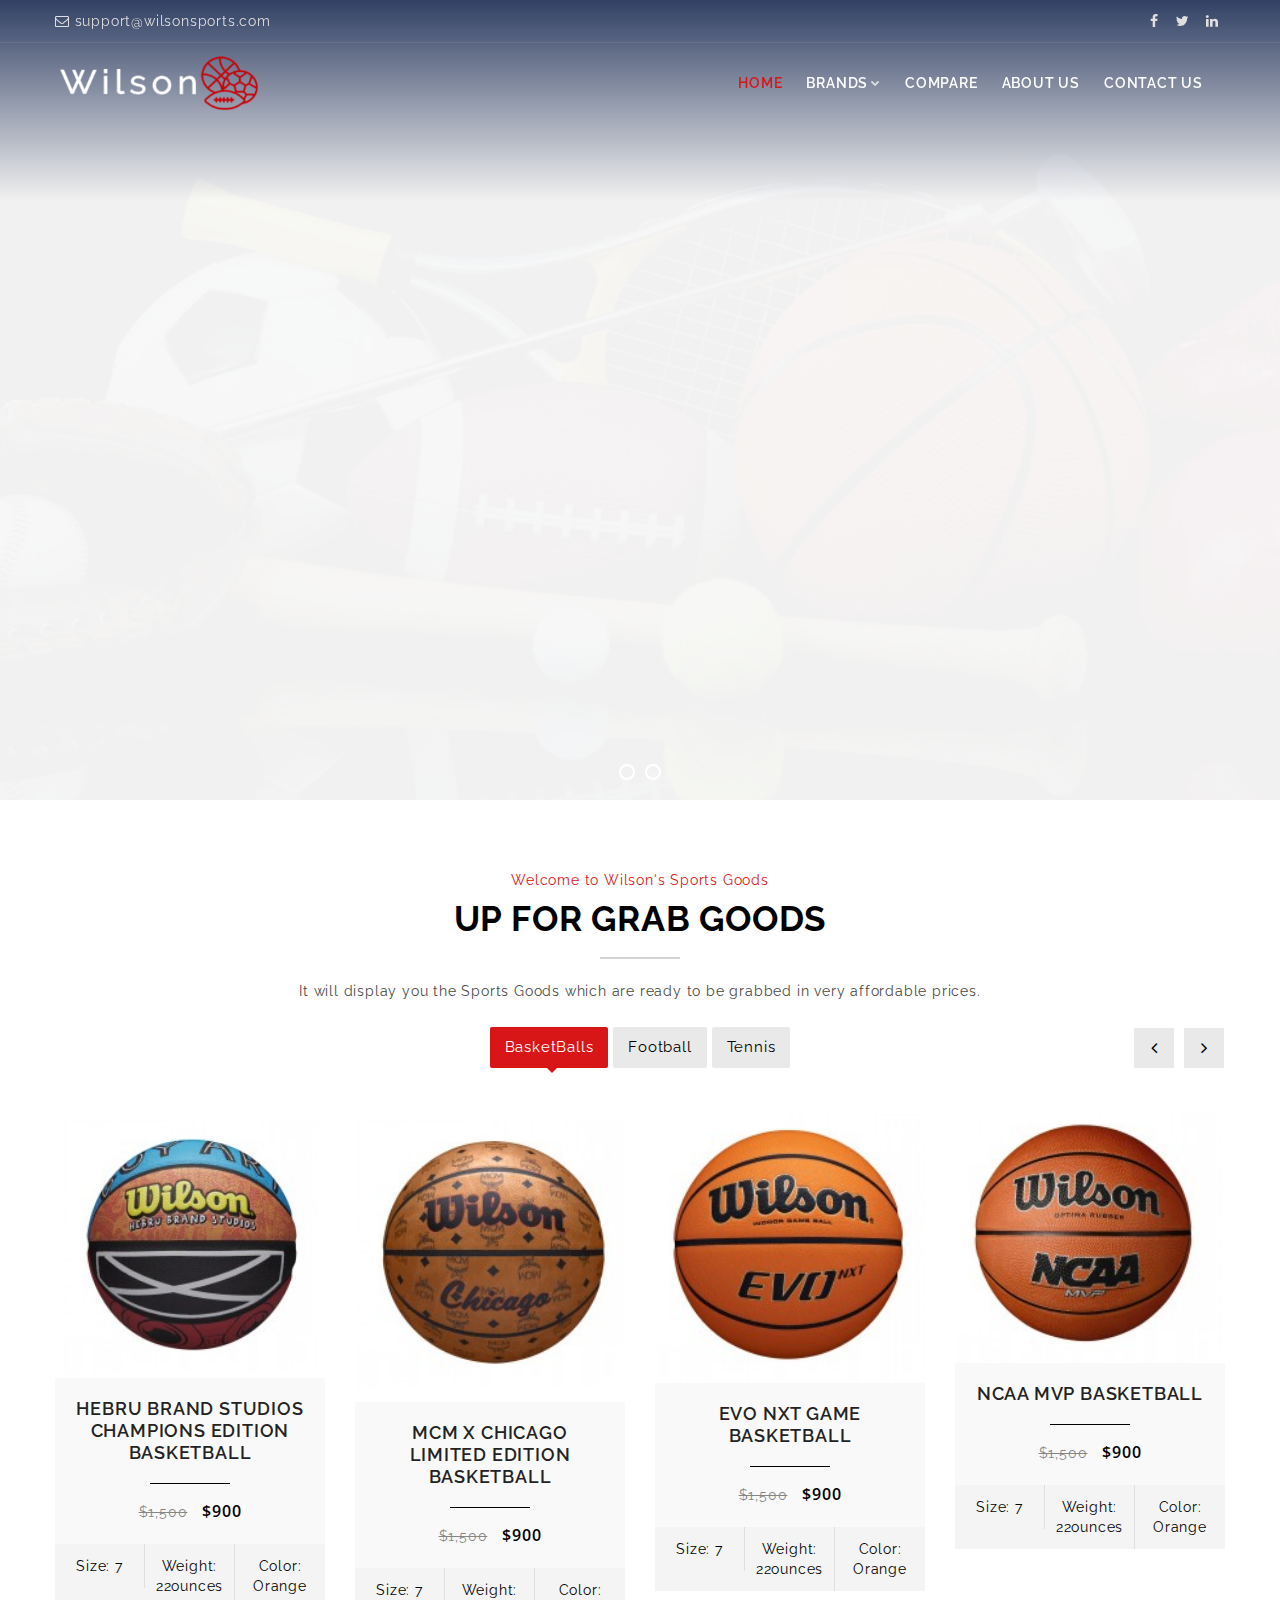
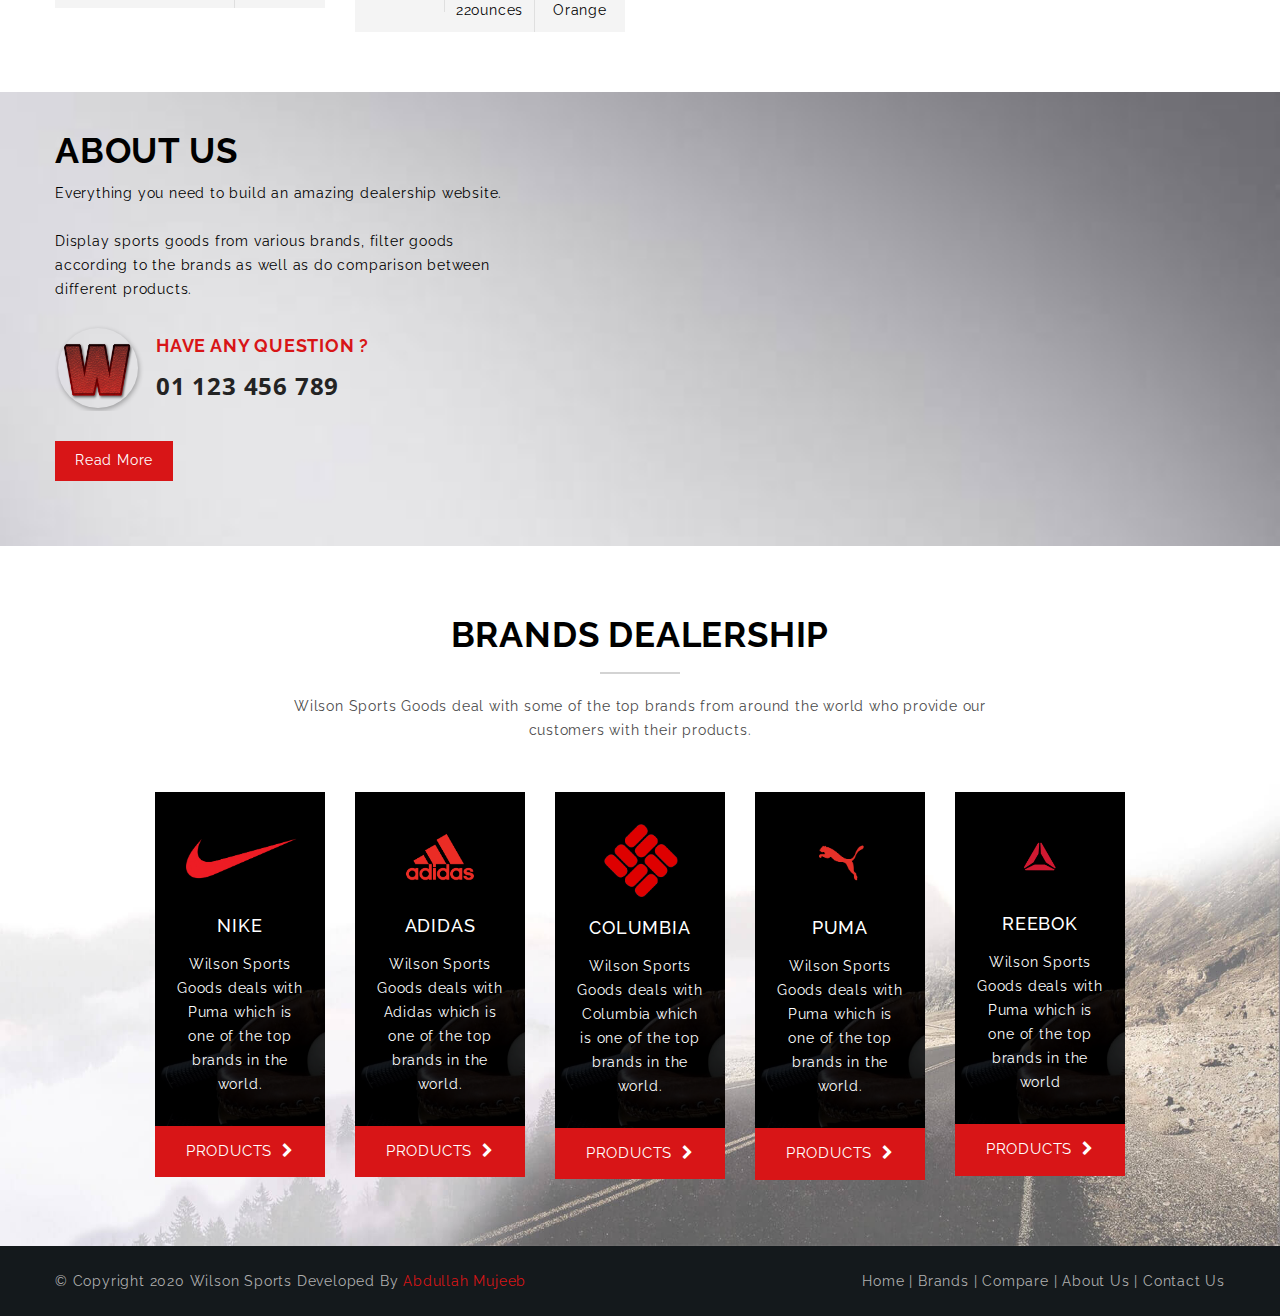
<file: index.html>
﻿<!DOCTYPE html>

<!--[if IE 7 ]>  <html lang="en-gb" class="isie ie7 oldie no-js"> <![endif]-->
<!--[if IE 8 ]>  <html lang="en-gb" class="isie ie8 oldie no-js"> <![endif]-->
<!--[if IE 9 ]>  <html lang="en-gb" class="isie ie9 no-js"> <![endif]-->
<!-- Meta -->
<html lang="en">
<head>
	<meta charset="utf-8">
	<meta http-equiv="X-UA-Compatible" content="IE=edge">
	<meta name="keywords" content="" />
	<meta name="author" content="" />
	<meta name="robots" content="" />
	<meta name="description" content="" />
	<meta name="format-detection" content="telephone=no">
	<!-- Favicons Icon -->
	<link rel="icon" href="images/W.png" type="image/x-icon" />
	<!-- Page Title Here -->
	<title>Wilson Sports Goods</title>
	<!-- Mobile Specific -->
	<meta name="viewport" content="width=device-width, initial-scale=1">
	<!--[if lt IE 9]>
			<script src="js/html5shiv.min.js"></script>
			<script src="js/respond.min.js"></script>
		<![endif]-->
	<!-- Stylesheets -->
	<link rel="stylesheet" type="text/css" href="css/plugins.css">
	<link rel="stylesheet" type="text/css" href="css/style.min.css">
	<link rel="stylesheet" type="text/css" href="css/templete.min.css">
	<link class="skin" rel="stylesheet" type="text/css" href="css/skin/skin-1.css">
	
	
	<!-- Revolution Slider Css -->

	<link rel="stylesheet" type="text/css" href="plugins/revolution/v5.4.3/css/settings.css">
	<!-- Revolution Navigation Style -->
	<link rel="stylesheet" type="text/css" href="plugins/revolution/v5.4.3/css/navigation.css">
	<!-- Google fonts -->
	<link href="https://fonts.googleapis.com/css?family=Montserrat:100,200,300,400,500,600,700,800,900|Open+Sans:300,400,600,700,800|Raleway:100,200,300,400,500,600,700,800,900" rel="stylesheet">
</head>
<body id="bg">

<div class="page-wraper">
<div id="loading-area"></div>
    <!-- header -->
    <header class="site-header header-transparent">
		<div class="top-bar">
			<div class="container">
				<div class="row">
					<div class="dlab-topbar-left">
						<ul>
							<li>
								<a href="mailto:support@wilsonsports.com" ><i class="fa fa-envelope-o"></i> support@wilsonsports.com</a>
							</li>
						</ul>
					</div>
					<div class="dlab-topbar-right topbar-social">
						<ul>
							
							<li><a href="https://www.facebook.com/wilsonsportinggoods/" target="_blank" class="site-button-link facebook hover"><i class="fa fa-facebook"></i></a></li>
							
							<li><a href="https://twitter.com/wilsonsportingg?lang=en" target="_blank" class="site-button-link twitter hover"><i class="fa fa-twitter"></i></a></li>
							<li><a href="https://www.linkedin.com/company/wilson-sporting-goods" target="_blank" class="site-button-link linkedin hover"><i class="fa fa-linkedin"></i></a></li>
						</ul>
					</div>
				</div>
			</div>
		</div>
		<!-- main header -->
        <div class="sticky-header main-bar-wraper">
            <div class="main-bar clearfix ">
                <div class="container clearfix">
                    <!-- website logo -->
                    <div class="logo-header mostion">
						<a href="index.html"><img src="images/luna2.png" class="logo" alt="" ></a>
					</div>
                    <!-- nav toggle button -->
                    <button data-target=".header-nav" data-toggle="collapse" type="button" class="navbar-toggle collapsed" aria-expanded="false" > 
						<i class="fa fa-bars"></i>
					</button>
                    <!-- extra nav -->
                    <div class="extra-nav">
                        <div class="extra-cell">
                            
                        </div>
                    </div>
                    <!-- Quik search -->
                    <div class="dlab-quik-search bg-primary ">
                        <form action="#">
                            <input name="search" value="" type="text" class="form-control" placeholder="Type to search">
                            <span id="quik-search-remove"><i class="fa fa-close"></i></span>
                        </form>
                    </div>
                    <!-- main nav -->
                    <div class="header-nav navbar-collapse collapse navbar navbar-expand-lg navbar-light ">	
						<ul class="nav navbar-nav">
							<li  class="active"><a href="index.html">Home</a>
								
							</li>
							<li ><a href="brands.html">Brands<i class="fa fa-chevron-down"></i></a>
								<ul class="sub-menu">
									<li><a href="brand-nike.html">Nike</a></li>
									<li><a href="brand-adidas.html">Adidas</a></li>
									<li><a href="brand-columbia.html">Columbia</a></li>
									<li><a href="brand-puma.html">Puma</a></li>
									<li><a href="brand-reebok.html">Reebok</a></li>
								</ul>
							</li>
<li><a href="compare.html">Compare</a>
								
							</li>
							<li ><a href="about-us.html">About Us</a>
								
							</li>
                            <li ><a href="contact-us.html">Contact Us</a>
								
							</li>

								</ul>
					</div>
                </div>
            </div>
        </div>
        <!-- main header END -->
    </header>
    <!-- header END -->
    <!-- header END -->
    <!-- Content -->
    <div class="page-content">
        <!-- Slider -->
		<div class="main-slider style-two default-banner">
			<div class="tp-banner-container">
				<div class="tp-banner">
					<div id="dz_rev_slider_4_wrapper" class="rev_slider_wrapper fullwidthbanner-container" data-alias="news-gallery36" data-source="gallery" style="margin:0px auto;background-color:#ffffff;padding:0px;margin-top:0px;margin-bottom:0px;">
						<!-- START REVOLUTION SLIDER 5.3.0.2 fullwidth mode -->
						<div id="dz_rev_slider_4" class="rev_slider fullwidthabanner" style="display:none;" data-version="5.4.3.3">
							<ul>
								<!-- SLIDE 1 -->
								<li data-index="rs-6" data-transition="fade" data-slotamount="default" data-hideafterloop="0" data-hideslideonmobile="off" data-easein="default" data-easeout="default" data-masterspeed="default" data-thumb="revolution/assets/100x50_3176d-road-bg.jpg" data-rotate="0" data-savepresentation="off" data-title="Slide" data-param1="" data-param2="" data-param3="" data-param4="" data-param5="" data-param6="" data-param7="" data-param8="" data-param9="" data-param10="" data-description="">
									<!-- MAIN IMAGE -->
									<img src="images/banner/banner1.jpg" alt="" data-bgposition="center center" data-bgfit="cover" data-bgrepeat="no-repeat" class="rev-slidebg" data-no-retina>
									<!-- LAYERS -->
									<!-- LAYER NR. 1 -->
									<div class="tp-caption   tp-resizeme"
										 id="slide-2957-layer-5"
										 data-x="50"
										 data-y="center"
										 data-voffset="130"
										 data-width="['none','none','none','none']"
										 data-height="['none','none','none','none']"
										 data-transform_idle="o:1;"
										 data-transform_in="x:50px;opacity:0;s:1500;e:Power3.easeOut;"
										 data-transform_out="opacity:0;s:300;"
										 data-start="1200"
										 data-responsive_offset="on"
										 style="z-index: 11;">
										<div class="dlab-box-bg m-b30">
											<div class="icon-bx-wraper center p-lr20 p-tb30" style="background-color:black; opacity:0.8;">

												<div class="icon-content">
													<img src="images/banner/slider-text.png" alt="" data-ww="auto" data-hh="auto" data-no-retina>
												</div>
											</div>
										</div>
									</div>
								</li>
								<!-- SLIDE 2 -->
								<!-- SLIDE  -->
								<li data-index="rs-5" data-transition="fade" data-slotamount="default" data-hideafterloop="0" data-hideslideonmobile="off" data-easein="default" data-easeout="default" data-masterspeed="default" data-thumb="revolution/assets/100x50_3176d-road-bg.jpg" data-rotate="0" data-savepresentation="off" data-title="Slide" data-param1="" data-param2="" data-param3="" data-param4="" data-param5="" data-param6="" data-param7="" data-param8="" data-param9="" data-param10="" data-description="">
									<!-- MAIN IMAGE -->
									<img src="images/banner/banner4.jpg" alt="" data-bgposition="center center" data-bgfit="cover" data-bgrepeat="no-repeat" class="rev-slidebg" data-no-retina>
									<!-- LAYERS -->
									<!-- LAYER NR. 1 -->
									<div class="tp-caption   tp-resizeme"
										 id="slide-2957-layer-4"
										 data-x="900"
										 data-y="center"
										 data-voffset="130"
										 data-width="['none','none','none','none']"
										 data-height="['none','none','none','none']"
										 data-transform_idle="o:1;"
										 data-transform_in="x:50px;opacity:0;s:1500;e:Power3.easeOut;"
										 data-transform_out="opacity:0;s:300;"
										 data-start="1200"
										 data-responsive_offset="on"
										 style="z-index: 11;">
										<!-- inside slider -->
										<div class="dlab-box-bg m-b30">
											<div class="icon-bx-wraper center p-lr20 p-tb30" style="background-color:black; opacity: 0.8;">

												<div class="icon-content" style="width:400px;">
													<h4 class="dlab-tilte text-uppercase">Our Products</h4>
													<p style="color:white;">Top Quality products at the most Afforadable Prices.</p>
													<a href="brands.html" class="site-button btn-block" style="width:200px;margin-right:200px;">Search Now!</a>
												</div>
											</div>

										</div>

										<!-- inside slider -->
									</div>
								</li>

							</ul>
							<div class="tp-bannertimer tp-bottom bg-primary" style="height: 5px; "></div>
						</div>
					</div>
					<!-- END REVOLUTION SLIDER -->
				</div>
			</div>
			<!-- Form -->
			<div class="form-slide">
				<div class="container">

				</div>
			</div>
			<!-- Form END -->
		</div>
        <!-- Slider END -->
			


<!-- AVAILABLE GOODS -->
        <div class="section-full bg-white content-inner car-listing">
            <div class="container">
               <div class="section-head text-center head-1">
					<span class="text-primary">Welcome to Wilson's Sports Goods</span>
					<h3 class="h3 text-uppercase">Up for Grab Goods</h3>
					<div class="dlab-separator bg-gray-dark"></div>
					<p>It will display you the Sports Goods which are ready to be grabbed in very affordable prices.</p>
				
					<ul class="nav theme-tabs">
					<li role="presentation" class="active"><a data-toggle="tab"  aria-controls="upcoming"  href="#upcoming">BasketBalls</a></li>
						<li role="presentation" ><a data-toggle="tab"  aria-controls="popular" href="#popular">Football</a></li>
						<li role="presentation" ><a data-toggle="tab"  aria-controls="latest" href="#latest">Tennis</a></li>
					</ul>
                </div>
                <div class="section-content ">
                    <div class="row">	
						<div class="dlab-tabs">
							
							<div class="tab-content">
								<div id="upcoming"  class="tab-pane active clearfix">
									<div class="col-md-12 owl-carousel owl-btn-style-2 quick-look">
										<div class="item">
											<div class="dlab-feed-list">
												<div class="dlab-media"> 
													<a href="new-car-upcoming.html"><img src="images/goods/BasketBalls/Basketball1.png" alt=""></a> 
												</div>
												<div class="dlab-info">
													<h4 class="dlab-title"><a href="new-car-upcoming.html">Hebru Brand Studios Champions Edition Basketball</a></h4>
													<div class="dlab-separator bg-black"></div>
													<p class="dlab-price"><del>$1,500</del> <span class="text-primary">$900</span></p>
												</div>
												<div class="icon-box-btn text-center">
													<ul class="clearfix">
														<li>Size: 7</li>
														<li>Weight: 22ounces</li>
														<li>Color: Orange</li>
													</ul>
												</div>
											</div>
										</div>
										<div class="item">
											<div class="dlab-feed-list">
												<div class="dlab-media"> 
													<a href="new-car-upcoming.html"><img src="images/goods/BasketBalls/Basketball2.png" alt=""></a> 
												</div>
												<div class="dlab-info">
													<h4 class="dlab-title"><a href="new-car-upcoming.html">MCM x Chicago Limited Edition Basketball</a></h4>
													<div class="dlab-separator bg-black"></div>
													<p class="dlab-price"><del>$1,500</del> <span class="text-primary">$900</span></p>
												</div>
												<div class="icon-box-btn text-center">
													<ul class="clearfix">
														<li>Size: 7</li>
														<li>Weight: 22ounces</li>
														<li>Color: Orange</li>
													</ul>
												</div>
											</div>
										</div>
										<div class="item">
											<div class="dlab-feed-list">
												<div class="dlab-media"> 
													<a href="new-car-upcoming.html"><img src="images/goods/BasketBalls/Basketball3.png" alt=""></a> 
												</div>
												<div class="dlab-info">
													<h4 class="dlab-title"><a href="new-car-upcoming.html">Evo NXT Game Basketball</a></h4>
													<div class="dlab-separator bg-black"></div>
													<p class="dlab-price"><del>$1,500</del> <span class="text-primary">$900</span></p>
												</div>
												<div class="icon-box-btn text-center">
													<ul class="clearfix">
														<li>Size: 7</li>
														<li>Weight: 22ounces</li>
														<li>Color: Orange</li>
													</ul>
												</div>
											</div>
										</div>
										<div class="item">
											<div class="dlab-feed-list">
												<div class="dlab-media"> 
													<a href="new-car-upcoming.html"><img src="images/goods/BasketBalls/Basketball4.png" alt=""></a> 
												</div>
												<div class="dlab-info">
													<h4 class="dlab-title"><a href="new-car-upcoming.html">NCAA MVP Basketball</a></h4>
													<div class="dlab-separator bg-black"></div>
													<p class="dlab-price"><del>$1,500</del> <span class="text-primary">$900</span></p>
												</div>
												<div class="icon-box-btn text-center">
													<ul class="clearfix">
														<li>Size: 7</li>
														<li>Weight: 22ounces</li>
														<li>Color: Orange</li>
													</ul>
												</div>
											</div>
										</div>
									</div>
								</div>
								<div id="popular"  class="tab-pane clearfix fade">
									<div class="col-md-12 owl-carousel owl-btn-style-2 quick-look">
										<div class="item">
											<div class="dlab-feed-list">
												<div class="dlab-media"> 
													<a href="new-car-upcoming.html"><img src="images/goods/Football/Football1.png" style="height:300px; width:250px;" alt=""></a> 
												</div>
												<div class="dlab-info">
													<h4 class="dlab-title"><a href="new-car-upcoming.html">The Duke NFL Football</a></h4>
													<div class="dlab-separator bg-black"></div>
													<p class="dlab-price"><del>$1,500</del> <span class="text-primary">$900</span></p>
												</div>
												<div class="icon-box-btn text-center">
													<ul class="clearfix">
														<li>Weight: 14–16 oz</li>
														<li>Circumference: 27–28 in</li>
														<li>Pressure: 8.7 and 16.0 psi </li>
													</ul>
												</div>
											</div>
										</div>
										<div class="item">
											<div class="dlab-feed-list">
												<div class="dlab-media"> 
													<a href="new-car-upcoming.html"><img src="images/goods/Football/Football2.png" style="height:300px; width:250px;" alt=""></a> 
												</div>
												<div class="dlab-info">
													<h4 class="dlab-title"><a href="new-car-upcoming.html">NFL 100 MCM Football in Visetos</a></h4>
													<div class="dlab-separator bg-black"></div>
													<p class="dlab-price"><del>$1,500</del> <span class="text-primary">$900</span></p>
												</div>
												<div class="icon-box-btn text-center">
													<ul class="clearfix">
														<li>Weight: 14–16 oz</li>
														<li>Circumference: 27–28 in</li>
														<li>Pressure: 8.7 and 16.0 psi </li>
													</ul>
												</div>
											</div>
										</div>
<div class="item">
											<div class="dlab-feed-list">
												<div class="dlab-media"> 
													<a href="new-car-upcoming.html"><img src="images/goods/Football/Football3.png" style="height:300px; width:250px;" alt=""></a> 
												</div>
												<div class="dlab-info">
													<h4 class="dlab-title"><a href="new-car-upcoming.html">NFL Team Logo Autograph Football</a></h4>
													<div class="dlab-separator bg-black"></div>
													<p class="dlab-price"><del>$1,500</del> <span class="text-primary">$900</span></p>
												</div>
												<div class="icon-box-btn text-center">
													<ul class="clearfix">
														<li>Weight: 14–16 oz</li>
														<li>Circumference: 27–28 in</li>
														<li>Pressure: 8.7 and 16.0 psi </li>
													</ul>
												</div>
											</div>
										</div>
<div class="item">
											<div class="dlab-feed-list">
												<div class="dlab-media"> 
													<a href="new-car-upcoming.html"><img src="images/goods/Football/Football4.png" style="height:300px; width:250px;" alt=""></a> 
												</div>
												<div class="dlab-info">
													<h4 class="dlab-title"><a href="new-car-upcoming.html">NFL Air Attack Composite Football - Youth</a></h4>
													<div class="dlab-separator bg-black"></div>
													<p class="dlab-price"><del>$1,500</del> <span class="text-primary">$900</span></p>
												</div>
												<div class="icon-box-btn text-center">
													<ul class="clearfix">
														<li>Weight: 14–16 oz</li>
														<li>Circumference: 27–28 in</li>
														<li>Pressure: 8.7 and 16.0 psi </li>
													</ul>
												</div>
											</div>
										</div>
<div class="item">
											<div class="dlab-feed-list">
												<div class="dlab-media"> 
													<a href="new-car-upcoming.html"><img src="images/goods/Football/Football5.png" style="height:300px; width:250px;" alt=""></a> 
												</div>
												<div class="dlab-info">
													<h4 class="dlab-title"><a href="new-car-upcoming.html">NFL SALUTE TO SERVICE HONOR FOOTBALL - JUNIOR</a></h4>
													<div class="dlab-separator bg-black"></div>
													<p class="dlab-price"><del>$1,500</del> <span class="text-primary">$900</span></p>
												</div>
												<div class="icon-box-btn text-center">
													<ul class="clearfix">
														<li>Weight: 14–16 oz</li>
														<li>Circumference: 27–28 in</li>
														<li>Pressure: 8.7 and 16.0 psi </li>
													</ul>
												</div>
											</div>
										</div>
									</div>
								</div>
								<div id="latest"  class="tab-pane clearfix fade">
									<div class="col-md-12 owl-carousel owl-btn-style-2 quick-look">
										<div class="item">
											<div class="dlab-feed-list">
												<div class="dlab-media"> 
													<a href="new-car-latest.html"><img src="images/goods/Tennis/Tennis1.png" alt=""></a> 
												</div>
												<div class="dlab-info">
													<h4 class="dlab-title"><a href="new-car-latest.html">Roland Garros Blade 98 Tennis Racket </a></h4>
													<div class="dlab-separator bg-black"></div>
													<p class="dlab-price"><del>$40,152</del> <span class="text-primary">$26,598</span></p>
												</div>
												<div class="icon-box-btn text-center">
													<ul class="clearfix">
														<li>2019</li>
														<li>Manual</li>
														<li>210 hp </li>
													</ul>
												</div>
											</div>
										</div>
										<div class="item">
											<div class="dlab-feed-list">
												<div class="dlab-media"> 
													<a href="new-car-latest.html"><img src="images/goods/Tennis/Tennis2.png" alt=""></a> 
												</div>
												<div class="dlab-info">
													<h4 class="dlab-title"><a href="new-car-latest.html">Ultra 100UL V3 Tennis Racket </a></h4>
													<div class="dlab-separator bg-black"></div>
													<p class="dlab-price"><del>$40,152</del> <span class="text-primary">$26,598</span></p>
												</div>
												<div class="icon-box-btn text-center">
													<ul class="clearfix">
														<li>2019</li>
														<li>Manual</li>
														<li>210 hp </li>
													</ul>
												</div>
											</div>
										</div>
										<div class="item">
											<div class="dlab-feed-list">
												<div class="dlab-media"> 
													<a href="new-car-latest.html"><img src="images/goods/Tennis/Tennis3.png" alt=""></a> 
												</div>
												<div class="dlab-info">
													<h4 class="dlab-title"><a href="new-car-latest.html">Clash 108 Tennis Racket </a></h4>
													<div class="dlab-separator bg-black"></div>
													<p class="dlab-price"><del>$40,152</del> <span class="text-primary">$26,598</span></p>
												</div>
												<div class="icon-box-btn text-center">
													<ul class="clearfix">
														<li>2019</li>
														<li>Manual</li>
														<li>210 hp </li>
													</ul>
												</div>
											</div>
										</div>
										
										<div class="item">
											<div class="dlab-feed-list">
												<div class="dlab-media"> 
													<a href="new-car-latest.html"><img src="images/goods/Tennis/Tennis4.png" alt=""></a> 
												</div>
												<div class="dlab-info">
													<h4 class="dlab-title"><a href="new-car-latest.html">Blade 104 V7 Tennis Racket</a></h4>
													<div class="dlab-separator bg-black"></div>
													<p class="dlab-price"><del>$40,152</del> <span class="text-primary">$26,598</span></p>
												</div>
												<div class="icon-box-btn text-center">
													<ul class="clearfix">
														<li>2019</li>
														<li>Manual</li>
														<li>210 hp </li>
													</ul>
												</div>
											</div>
										</div>
									</div>
								</div>
							</div>
						</div>
					</div>
                </div>
            </div>
        </div>
        <!-- AVAILABLE GOODS -->
 



</div>
</div>

<!-- ABOUT US -->
		
			<div class="dlab-info-about" style="background-image:url(images/light.jpg); background-repeat:no-repeat; background-size:100%;">
				<div class="container" >
					<div class="row">
						<div class="col-md-5">
							<div class="">
								<h3 class="h3 text-uppercase m-b10 m-t0">About Us</h3>
								<p class="p-t0">Everything you need to build an amazing dealership website.</p>
							</div>
							<div class="about-us-info">
								<p>Display sports goods from various brands, filter goods according to the brands as well as do comparison between different products.</p>
								<div class="media media-info">
									<div class="media-left">
										<a href="#">
											<img class="media-object" src="images/w.png" style="margin-top:8px; height:70px;" alt="">
										</a>
									</div>
									<div class="media-body p-l15">
										<h4 class="font-weight-700 text-uppercase text-primary m-b10">Have any question ?</h4>
										<h2 class="media-heading open-sans font-weight-700">01 123 456 789</h2>
									</div>
								</div>
								<div class="m-t30">
									<a href="about-us.html" class="site-button">Read More</a>
								</div>
							</div>	
						</div>
						<div class="col-md-7">
							<div class="about-side-img wow fadeInRight" data-wow-duration="1.50s" data-wow-delay="0.50s">
								<img src="images/hover.jpg" alt=""> 
							</div>
						</div>
					</div>
				</div>
			</div>
		</div>
<!-- About Us END -->








<!-- START OF BRANDS -->
		<div class="section-full about-us bg-white content-inner-2" style="background-image: url(images/background/about-us.jpg); background-position:bottom; background-repeat:no-repeat; background-size:100%;">
			<div class="container">
				<div class="section-head text-center head-1">
					
					<h3 class="h3 text-uppercase">Brands Dealership</h3>
					<div class="dlab-separator bg-gray-dark"></div>
					<p>Wilson Sports Goods deal with some of the top brands from around the world who provide our customers with their products.</p>
				</div>

				<div class="row">
<div class="col-md-2 col-md-offset-1 col-sm-5 col-xs-5">
						<div class="dlab-box-bg m-b30 box-hover active" style="background-image: url(images/banner/banner1.jpg)">
							<div class="icon-bx-wraper center p-lr20 p-tb30">
								<div class="text-primary m-b20"> 
									<span class="icon-cell"><img src="images/our-work/nike.png" style="width:250px; " class="glyph-icon flaticon-mechanic"></img></span> 
								</div>
								<div class="icon-content">
									<h4 class="dlab-tilte text-uppercase">Nike</h4>
									<p>Wilson Sports Goods deals with Puma which is one of the top brands in the world.</p>
								</div>
							</div>
							<div class="icon-box-btn text-center">
								<a href="brand-nike.html" class="site-button btn-block">Products<i class="fa fa-chevron-right" style="margin-left:10px;"></i></a>
							</div>
						</div>
					</div>
<div class="col-md-2 col-sm-5 col-xs-5">
						<div class="dlab-box-bg m-b30 box-hover active" style="background-image: url(images/banner/banner1.jpg)">
							<div class="icon-bx-wraper center p-lr20 p-tb30">
								<div class="text-primary m-b20"> 
									<span class="icon-cell"><img src="images/our-work/adidas.png" style="width:250px; " class="glyph-icon flaticon-mechanic"></img></span> 
								</div>
								<div class="icon-content">
									<h4 class="dlab-tilte text-uppercase">Adidas</h4>
									<p>Wilson Sports Goods deals with Adidas which is one of the top brands in the world.</p>
								</div>
							</div>
							<div class="icon-box-btn text-center">
								<a href="brand-adidas.html" class="site-button btn-block">Products<i class="fa fa-chevron-right" style="margin-left:10px;"></i></a>
							</div>
						</div>
					</div>
<div class="col-md-2 col-sm-5 col-xs-5">
						<div class="dlab-box-bg m-b30 box-hover active" style="background-image: url(images/banner/banner1.jpg)">
							<div class="icon-bx-wraper center p-lr20 p-tb30">
								<div class="text-primary m-b20"> 
									<span class="icon-cell"><img src="images/our-work/columbia.png"  style="width:75px; " class="glyph-icon flaticon-mechanic" height="400"/></span> 
								</div>
								<div class="icon-content">
									<h4 class="dlab-tilte text-uppercase">Columbia</h4>
									<p>Wilson Sports Goods deals with Columbia which is one of the top brands in the world.</p>
								</div>
							</div>
							<div class="icon-box-btn text-center">
								<a href="brand-columbia.html" class="site-button btn-block">Products<i class="fa fa-chevron-right" style="margin-left:10px;"></i></a>
							</div>
						</div>
					</div>
<div class="col-md-2 col-sm-5 col-xs-5">
						<div class="dlab-box-bg m-b30 box-hover active" style="background-image: url(images/banner/banner1.jpg)">
							<div class="icon-bx-wraper center p-lr20 p-tb30">
								<div class="text-primary m-b20"> 
									<span class="icon-cell"><img src="images/our-work/puma.png" style="width:100px; " class="glyph-icon flaticon-mechanic"/></span> 	</div>
								<div class="icon-content">
									<h4 class="dlab-tilte text-uppercase">Puma</h4>
									<p>Wilson Sports Goods deals with Puma which is one of the top brands in the world.</p>
								</div>
							</div>
							<div class="icon-box-btn text-center">
								<a href="brand-puma.html" class="site-button btn-block">Products<i class="fa fa-chevron-right" style="margin-left:10px;"></i></a>
							</div>
						</div>
					</div>
<div class="col-md-2 col-sm-5 col-xs-5">
						<div class="dlab-box-bg m-b30 box-hover active" style="background-image: url(images/banner/banner1.jpg)">
							<div class="icon-bx-wraper center p-lr20 p-tb30">
								<div class="text-primary m-b20"> 
									<span class="icon-cell"><img src="images/our-work/reebok.png" style="width:100px; " class="glyph-icon flaticon-mechanic"/></span> 
								</div>
								<div class="icon-content">
									<h4 class="dlab-tilte text-uppercase">Reebok</h4>
									<p>Wilson Sports Goods deals with Puma which is one of the top brands in the world</p>
								</div>
							</div>
							<div class="icon-box-btn text-center">
								<a href="brand-reebok.html" class="site-button btn-block">Products<i class="fa fa-chevron-right" style="margin-left:10px;"></i></a>
							</div>
						</div>
					</div>



				</div>
			</div>
<!-- DONE WITH BRANDS -->





		<!-- Content END-->
    </div>



















    <!-- Footer -->
    <footer class="site-footer">
       
        <!-- footer bottom part -->
        <div class="footer-bottom">
            <div class="container">
                <div class="row">
                    <div class="col-md-6 col-sm-6 text-left"> © Copyright 2020 Wilson Sports Developed By <span class="text-primary"> Abdullah Mujeeb</span> </div>
                    <div class="col-md-6 col-sm-6 text-right "> 
                    <a href="index.html"> Home</a> |
                    <a href="brands.html"> Brands </a> |
<a href="compare.html"> Compare </a> |
						<a href="about-us.html"> About Us</a> | 
						<a href="contact-us.html"> Contact Us</a> 
						
					</div>
                </div>
            </div>
        </div>
    </footer>
    <!-- Footer END-->
    <!-- scroll top button -->
    <button class="scroltop fa fa-chevron-up" ></button>
</div>
<!-- JavaScript  files ========================================= -->
<script  src="js/jquery.min.js"></script>
<!-- jquery.min js -->
<script src="js/wow.js"></script>
<!-- wow.min js -->
<script  src="js/bootstrap.min.js"></script>
<!-- bootstrap.min js -->
<script  src="js/bootstrap-select.min.js"></script>
<!-- Form js -->
<script  src="js/jquery.bootstrap-touchspin.js"></script>
<!-- Form js -->
<script  src="js/magnific-popup.js"></script>
<!-- magnific-popup js -->
<script  src="js/waypoints-min.js"></script>
<!-- waypoints js -->
<script  src="js/counterup.min.js"></script>
<!-- counterup js -->
<script src="js/imagesloaded.js"></script>
<!-- masonry  -->
<script src="js/masonry-3.1.4.js"></script>
<!-- masonry  -->
<script src="js/masonry.filter.js"></script>
<!-- masonry  -->
<script src="js/owl.carousel.js"></script>
<!-- OWL Slider -->

<script  src="js/dz.carousel.min.js"></script>
<!-- sortcode fuctions  -->
<script src="js/dz.ajax.js"></script>
<!-- contact-us js -->
<!-- revolution JS FILES -->
<script src="plugins/revolution/v5.4.3/js/jquery.themepunch.tools.min.js"></script>
<script src="plugins/revolution/v5.4.3/js/jquery.themepunch.revolution.min.js"></script>
<!-- Slider revolution 5.0 Extensions  (Load Extensions only on Local File Systems ! The following part can be removed on Server for On Demand Loading) -->
<script src="plugins/revolution/v5.4.3/js/extensions/revolution.extension.actions.min.js"></script>
<script src="plugins/revolution/v5.4.3/js/extensions/revolution.extension.carousel.min.js"></script>
<script src="plugins/revolution/v5.4.3/js/extensions/revolution.extension.kenburn.min.js"></script>
<script src="plugins/revolution/v5.4.3/js/extensions/revolution.extension.layeranimation.min.js"></script>
<script src="plugins/revolution/v5.4.3/js/extensions/revolution.extension.migration.min.js"></script>
<script src="plugins/revolution/v5.4.3/js/extensions/revolution.extension.parallax.min.js"></script>
<script src="plugins/revolution/v5.4.3/js/extensions/revolution.extension.video.min.js"></script>
<script src="plugins/revolution/v5.4.3/js/extensions/revolution.extension.slideanims.min.js"></script>
<script  src="js/rev.slider.js"></script>
<script src="js/modernizr.custom.js"></script>
<script src="js/jquery.hoverdir.js"></script>
<script  src="js/custom.min.js"></script>
<!-- custom fuctions  -->
<script>
jQuery(document).ready(function() {
	'use strict';
	dz_rev_slider_1();
});	/*ready*/
</script>

</body>

<!-- Mirrored from carzone.dexignlab.com/xhtml/index.html by HTTrack Website Copier/3.x [XR&CO'2014], Thu, 05 Dec 2019 19:47:38 GMT -->
</html>
</file>
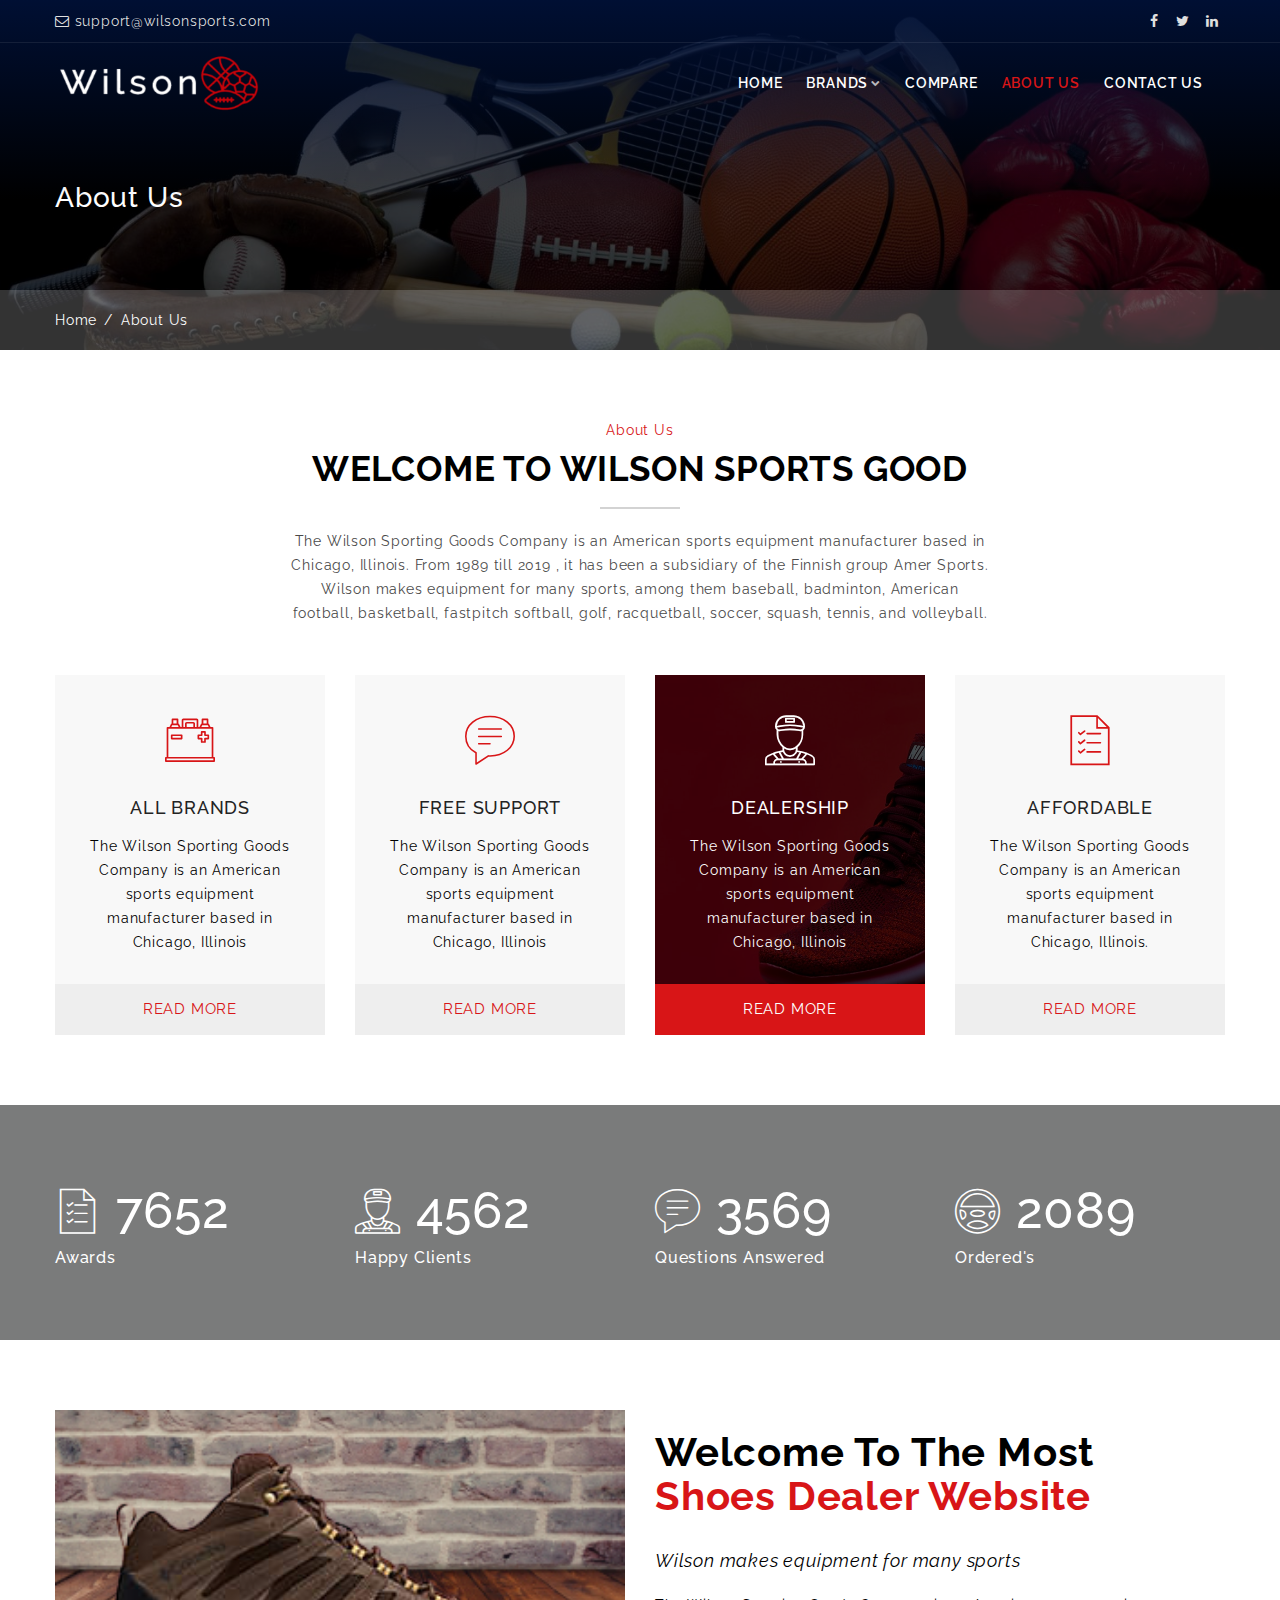
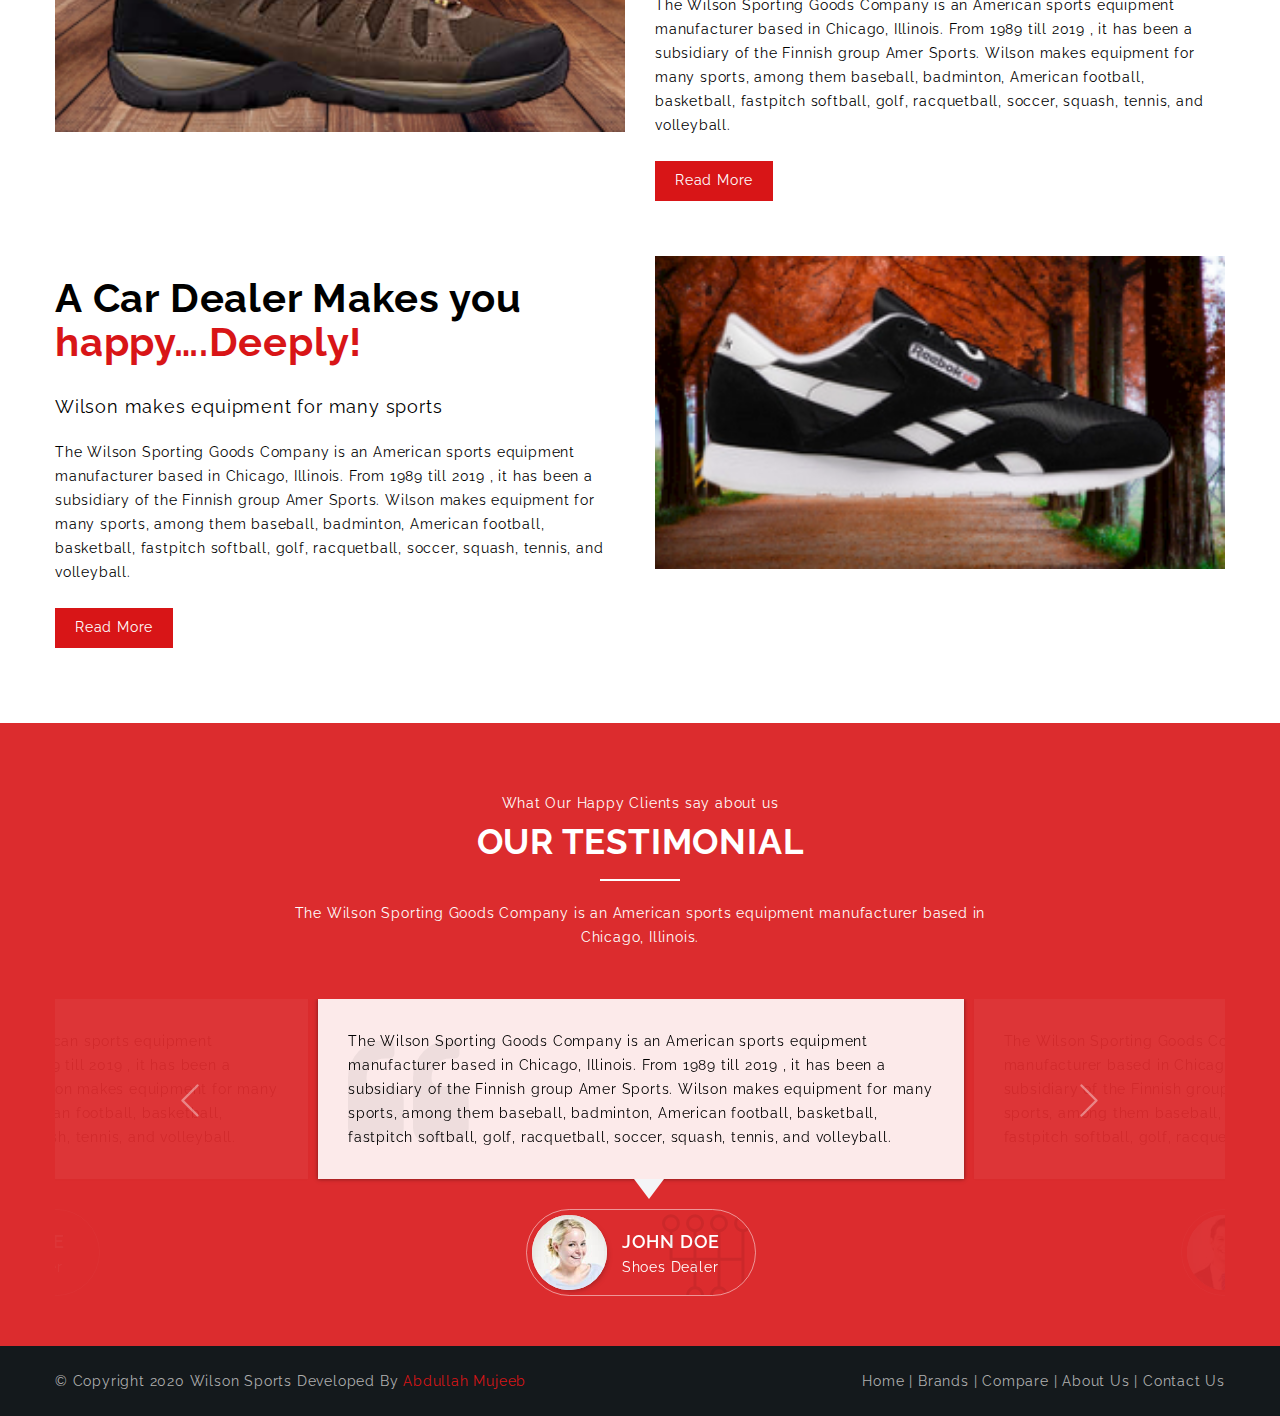
<file: about-us.html>
﻿<!DOCTYPE html>

<!--[if IE 7 ]>  <html lang="en-gb" class="isie ie7 oldie no-js"> <![endif]-->
<!--[if IE 8 ]>  <html lang="en-gb" class="isie ie8 oldie no-js"> <![endif]-->
<!--[if IE 9 ]>  <html lang="en-gb" class="isie ie9 no-js"> <![endif]-->
<!-- Meta -->
<html lang="en">

<head>
<meta charset="utf-8">
<meta http-equiv="X-UA-Compatible" content="IE=edge">
<meta name="keywords" content="" />
<meta name="author" content="" />
<meta name="robots" content="" />
<meta name="description" content="" />
<meta name="format-detection" content="telephone=no">
<!-- Favicons Icon -->
<link rel="icon" href="images/W.png" type="image/x-icon" />
<!-- Page Title Here -->
<title>Wilson Sports Goods</title>
<!-- Mobile Specific -->
<meta name="viewport" content="width=device-width, initial-scale=1">
<!--[if lt IE 9]>
        <script src="js/html5shiv.min.js"></script>
        <script src="js/respond.min.js"></script>
	<![endif]-->
<!-- Stylesheets -->
<link rel="stylesheet" type="text/css" href="css/plugins.css">
<link rel="stylesheet" type="text/css" href="css/style.min.css">
<link rel="stylesheet" type="text/css" href="css/templete.min.css">
<link class="skin" rel="stylesheet" type="text/css" href="css/skin/skin-1.css">

<link rel="stylesheet" type="text/css" href="css/flaticon/css/flaticon.css">
<!-- Google fonts -->
<link href="https://fonts.googleapis.com/css?family=Montserrat:100,200,300,400,500,600,700,800,900|Open+Sans:300,400,600,700,800|Raleway:100,200,300,400,500,600,700,800,900" rel="stylesheet"> 
</head>
<body id="bg">

<div class="page-wraper">
<div id="loading-area"></div>
    <!-- header -->
    <header class="site-header header-transparent">
		<div class="top-bar">
			<div class="container">
				<div class="row">
					<div class="dlab-topbar-left">
						<ul>
							<li>
								<a href="mailto:support@wilsonsports.com" ><i class="fa fa-envelope-o"></i> support@wilsonsports.com</a>
							</li>
						</ul>
					</div>
					<div class="dlab-topbar-right topbar-social">
						<ul>
							
							<li><a href="https://www.facebook.com/wilsonsportinggoods/" target="_blank" class="site-button-link facebook hover"><i class="fa fa-facebook"></i></a></li>
							
							<li><a href="https://twitter.com/wilsonsportingg?lang=en" target="_blank" class="site-button-link twitter hover"><i class="fa fa-twitter"></i></a></li>
							<li><a href="https://www.linkedin.com/company/wilson-sporting-goods" target="_blank" class="site-button-link linkedin hover"><i class="fa fa-linkedin"></i></a></li>
						</ul>
					</div>
				</div>
			</div>
		</div>
		<!-- main header -->
        <div class="sticky-header main-bar-wraper">
            <div class="main-bar clearfix ">
                <div class="container clearfix">
                    <!-- website logo -->
                    <div class="logo-header mostion">
						<a href="index.html"><img src="images/luna2.png" class="logo" alt="" ></a>
					</div>
                    <!-- nav toggle button -->
                    <button data-target=".header-nav" data-toggle="collapse" type="button" class="navbar-toggle collapsed" aria-expanded="false" > 
						<i class="fa fa-bars"></i>
					</button>
                    <!-- extra nav -->
                    <div class="extra-nav">
                        <div class="extra-cell">
                            
                        </div>
                    </div>
                    <!-- Quik search -->
                    <div class="dlab-quik-search bg-primary ">
                        <form action="#">
                            <input name="search" value="" type="text" class="form-control" placeholder="Type to search">
                            <span id="quik-search-remove"><i class="fa fa-close"></i></span>
                        </form>
                    </div>
                    <!-- main nav -->
                    <div class="header-nav navbar-collapse collapse">	
						<ul class="nav navbar-nav">
							<li><a href="index.html">Home</a>
								
							</li>
							<li><a href="brands.html">Brands<i class="fa fa-chevron-down"></i></a>
								<ul class="sub-menu">
									<li><a href="brand-nike.html">Nike</a></li>
									<li><a href="brand-adidas.html">Adidas</a></li>
									<li><a href="brand-columbia.html">Columbia</a></li>
									<li><a href="brand-puma.html">Puma</a></li>
									<li><a href="brand-reebok.html">Reebok</a></li>
								</ul>
							</li>
<li><a href="compare.html">Compare</a>
								
							</li>
							<li class="active"><a href="about-us.html">About Us</a>
								
							</li>
                            <li ><a href="contact-us.html">Contact Us</a>
								
							</li>

								</ul>
							</li>
						</ul>
					</div>
                </div>
            </div>
        </div>
        <!-- main header END -->
    </header>
    <!-- header END -->
    <!-- Content -->
    <div class="page-content">
        <!-- inner page banner -->
        <div class="dlab-bnr-inr overlay-black-middle" style="background-image:url(images/banner/banner1.jpg);">
            <div class="container">
                <div class="dlab-bnr-inr-entry">
                    <h1 class="text-white">About Us</h1>
				</div>
            </div>
        </div>
        <!-- inner page banner END -->
        <!-- Breadcrumb row -->
        <div class="breadcrumb-row">
            <div class="container">
                <ul class="list-inline">
                    <li><a href="#">Home</a></li>
                    <li>About Us</li>
                </ul>
            </div>
        </div>
        <!-- Breadcrumb row END -->
        <!-- About -->
		<div class="section-full p-t50 bg-white content-inner">
            <div class="container">
				<div class="section-head text-center head-1">
					<span class="text-primary">About Us</span>
					<h3 class="h3 text-uppercase">Welcome To Wilson Sports Good</h3>
					<div class="dlab-separator bg-gray-dark"></div>
					<p>The Wilson Sporting Goods Company is an American sports equipment manufacturer based in Chicago, Illinois. From 1989 till 2019 , it has been a subsidiary of the Finnish group Amer Sports.  Wilson makes equipment for many sports, among them baseball, badminton, American football, basketball, fastpitch softball, golf, racquetball, soccer, squash, tennis, and volleyball.</p>
				</div>
				<div class="row">
					<div class="col-md-3 col-sm-6  col-xs-6">
						<div class="dlab-box-bg m-b30 box-hover" style="background-image: url(images/banner/scard.jpg)">
							<div class="icon-bx-wraper center p-lr20 p-tb30">
								<div class="text-primary m-b20"> 
									<span class="icon-cell"><i class="glyph-icon flaticon-technology"></i></span> 
								</div>
								<div class="icon-content">
									<h4 class="dlab-tilte text-uppercase">All brands</h4>
									<p>The Wilson Sporting Goods Company is an American sports equipment manufacturer based in Chicago, Illinois</p>
								</div>
							</div>
							<div class="icon-box-btn text-center">
								<a href="#" class="site-button btn-block">Read More</a>
							</div>
						</div>
					</div>
					<div class="col-md-3 col-sm-6 col-xs-6">
						<div class="dlab-box-bg m-b30 box-hover" style="background-image: url(images/banner/scard.jpg)">
							<div class="icon-bx-wraper center p-lr20 p-tb30">
								<div class="text-primary m-b20"> 
									<span class="icon-cell"><i class="glyph-icon flaticon-speech-bubble"></i></span> 
								</div>
								<div class="icon-content">
									<h4 class="dlab-tilte text-uppercase">Free Support</h4>
									<p>The Wilson Sporting Goods Company is an American sports equipment manufacturer based in Chicago, Illinois</p>
								</div>
							</div>
							<div class="icon-box-btn text-center">
								<a href="#" class="site-button btn-block">Read More</a>
							</div>
						</div>
					</div>
					<div class="col-md-3 col-sm-6 col-xs-6">
						<div class="dlab-box-bg m-b30 box-hover active" style="background-image: url(images/banner/scard.jpg)">
							<div class="icon-bx-wraper center p-lr20 p-tb30">
								<div class="text-primary m-b20"> 
									<span class="icon-cell"><i class="glyph-icon flaticon-mechanic"></i></span> 
								</div>
								<div class="icon-content">
									<h4 class="dlab-tilte text-uppercase">Dealership</h4>
									<p>The Wilson Sporting Goods Company is an American sports equipment manufacturer based in Chicago, Illinois</p>
								</div>
							</div>
							<div class="icon-box-btn text-center">
								<a href="#" class="site-button btn-block">Read More</a>
							</div>
						</div>
					</div>
					<div class="col-md-3 col-sm-6 col-xs-6">
						<div class="dlab-box-bg m-b30 box-hover" style="background-image: url(images/banner/scard.jpg)">
							<div class="icon-bx-wraper center p-lr20 p-tb30">
								<div class="text-primary m-b20"> 
									<span class="icon-cell"><i class="glyph-icon flaticon-list"></i></span> 
								</div>
								<div class="icon-content">
									<h4 class="dlab-tilte text-uppercase">affordable</h4>
									<p>The Wilson Sporting Goods Company is an American sports equipment manufacturer based in Chicago, Illinois.</p>
								</div>
							</div>
							<div class="icon-box-btn text-center">
								<a href="#" class="site-button btn-block">Read More</a>
							</div>
						</div>
					</div>
				</div>
            </div>
        </div>
		<!-- About End -->
		<!-- Stats -->
		<div class="section-full content-inner text-white bg-gray bg-img-fix overlay-black-middle" style="background-image: url(images/banner/sbanner1.jpg);">
			<div class="container">
				<div class="section-content">
					 <div class="row">
						<div class="col-md-3 col-sm-6 m-b30">
							<div class="counter-style-1">
								<div class="">
									<i class="icon flaticon-list"></i>
									<span class="counter">7652</span>
								</div>
								<span class="counter-text">Awards</span>
							</div>
						</div>
						<div class="col-md-3 col-sm-6 m-b30">
							<div class="counter-style-1">
								<div class="">
									<i class="icon flaticon-mechanic"></i>
									<span class="counter">4562</span>
								</div>
								<span class="counter-text">Happy Clients</span>
							</div>
						</div>
						<div class="col-md-3 col-sm-6 m-b30">
							<div class="counter-style-1">
								<div class="">
									<i class="icon flaticon-speech-bubble"></i>
									<span class="counter">3569</span>
								</div>
								<span class="counter-text">Questions Answered</span>
							</div>
						</div>
						<div class="col-md-3 col-sm-6 m-b30">
							<div class="counter-style-1">
								<div class="">
									<i class="icon flaticon-steering-wheel"></i>
									<span class="counter">2089</span>
								</div>
								<span class="counter-text">Ordered's</span>
							</div>
						</div>
					</div>
				</div>
			</div>
		</div>
		<!-- Stats End -->
		<!-- About Us -->
		<div class="section-full bg-white content-inner-1">
			<div class="container">
				<div class="row dzseth m-b50">
					<div class="col-md-6 col-sm-6">
						<img src="images/banner/Shoes1-removebg-preview.png" alt="" style="width:100%;"/>
					</div>
					<div class="col-md-6 col-sm-6 dis-tbl">
						<div class="dis-tbl-cell">
							<h2 class="h2 p-b20">Welcome To The Most <span class="text-primary">Shoes Dealer Website</span></h2>
							<div class="p-b20 font-18"><i>Wilson makes equipment for many sports</i></div>
							<p>The Wilson Sporting Goods Company is an American sports equipment manufacturer based in Chicago, Illinois. From 1989 till 2019 , it has been a subsidiary of the Finnish group Amer Sports. Wilson makes equipment for many sports, among them baseball, badminton, American football, basketball, fastpitch softball, golf, racquetball, soccer, squash, tennis, and volleyball. </p>
							<a href="#" class="site-button">Read More</a>
						</div>
					</div>
				</div>
				<div class="row dzseth">
					<div class="col-md-6 col-sm-6 dis-tbl">
						<div class="dis-tbl-cell">
							<h2 class="h2 p-b20">A Car Dealer Makes you <span class="text-primary"> happy….Deeply!</span></h2>
							<div class="p-b20 font-18"<i>Wilson makes equipment for many sports</i></div>
							<p>The Wilson Sporting Goods Company is an American sports equipment manufacturer based in Chicago, Illinois. From 1989 till 2019 , it has been a subsidiary of the Finnish group Amer Sports. Wilson makes equipment for many sports, among them baseball, badminton, American football, basketball, fastpitch softball, golf, racquetball, soccer, squash, tennis, and volleyball. </p>
							<a href="#" class="site-button">Read More</a>
						</div>
					</div>
					<div class="col-md-6 col-sm-6" >
						<img src="images/banner/Shoes5-removebg-preview.png" style="width:100%;" alt=""/>
					</div>
				</div>
			</div>
		</div>
		<!-- About Us End -->
		<!-- Testimonial -->
        <div class="section-full content-inner bg-img-fix overlay-primary-dark" style="background-image: url(images/banner/sbanner2.jpg);">
            <div class="container">
                <div class="section-head text-center head-1 text-white">
					<span>What Our Happy Clients say about us </span>
					<h3 class="h3 text-uppercase">our Testimonial</h3>
					<div class="dlab-separator bg-white"></div>
					<p>The Wilson Sporting Goods Company is an American sports equipment manufacturer based in Chicago, Illinois.</p>
				</div>
                <div class="section-content ">
					
					<div class="testimonial-center owl-carousel owl-btn-center-lr">
						<div class="item">
							<div class="testimonial-2 testimonial-bg style-1">
								<div class="testimonial-text">
									<p>The Wilson Sporting Goods Company is an American sports equipment manufacturer based in Chicago, Illinois. From 1989 till 2019 , it has been a subsidiary of the Finnish group Amer Sports. Wilson makes equipment for many sports, among them baseball, badminton, American football, basketball, fastpitch softball, golf, racquetball, soccer, squash, tennis, and volleyball.</p>
								</div>
								<div class="testimonial-detail clearfix">
									<div class="testimonial-box">
										<div class="testimonial-pic radius shadow"><img src="images/testimonials/pic1.jpg" alt="" width="100" height="100"></div>
										<strong class="testimonial-name">John Doe</strong> 
										<span class="text-white">Shoes Dealer</span> 
									</div>
								</div>
							</div>
						</div>
						<div class="item">
							<div class="testimonial-2 testimonial-bg style-1">
								<div class="testimonial-text">
									<p>The Wilson Sporting Goods Company is an American sports equipment manufacturer based in Chicago, Illinois. From 1989 till 2019 , it has been a subsidiary of the Finnish group Amer Sports. Wilson makes equipment for many sports, among them baseball, badminton, American football, basketball, fastpitch softball, golf, racquetball, soccer, squash, tennis, and volleyball.</p>
								</div>
								<div class="testimonial-detail clearfix">
									<div class="testimonial-box">
										<div class="testimonial-pic radius shadow"><img src="images/testimonials/pic2.jpg" alt="" width="100" height="100"></div>
										<strong class="testimonial-name">John Doe</strong> 
										<span class="text-white">Shoes Dealer</span> 
									</div>
								</div>
							</div>
						</div>
						<div class="item">
							<div class="testimonial-2 testimonial-bg style-1">
								<div class="testimonial-text">
									<p>The Wilson Sporting Goods Company is an American sports equipment manufacturer based in Chicago, Illinois. From 1989 till 2019 , it has been a subsidiary of the Finnish group Amer Sports. Wilson makes equipment for many sports, among them baseball, badminton, American football, basketball, fastpitch softball, golf, racquetball, soccer, squash, tennis, and volleyball.</p>
								</div>
								<div class="testimonial-detail clearfix">
									<div class="testimonial-box">
										<div class="testimonial-pic radius shadow"><img src="images/testimonials/pic3.jpg" alt="" width="100" height="100"></div>
										<strong class="testimonial-name">John Doe</strong> 
										<span class="text-white">Shoes Dealer</span> 
									</div>
								</div>
							</div>
						</div>
					</div>
				</div>
            </div>
        </div>
        <!-- Testimonial -->
	</div>
    <!-- Content END-->
	    <!-- Footer -->
    <footer class="site-footer">
       
        <!-- footer bottom part -->
        <div class="footer-bottom">
            <div class="container">
                <div class="row">
                    <div class="col-md-6 col-sm-6 text-left"> © Copyright 2020 Wilson Sports Developed By <span class="text-primary"> Abdullah Mujeeb</span> </div>
                    <div class="col-md-6 col-sm-6 text-right "> 
                    <a href="index.html"> Home</a> |
                    <a href="brands.html"> Brands </a> |
<a href="compare.html"> Compare </a> |
						<a href="about-us.html"> About Us</a> | 
						<a href="contact-us.html"> Contact Us</a> 
						
					</div>
                </div>
            </div>
        </div>
    </footer>
    <!-- Footer END-->
    <button class="scroltop fa fa-chevron-up" ></button>
</div>
<!-- JavaScript  files ========================================= -->
<script  src="js/jquery.min.js"></script>
<!-- jquery.min js -->
<script  src="js/bootstrap.min.js"></script>
<!-- bootstrap.min js -->
<script  src="js/bootstrap-select.min.js"></script>
<!-- Form js -->
<script  src="js/jquery.bootstrap-touchspin.js"></script>
<!-- Form js -->
<script  src="js/magnific-popup.js"></script>
<!-- magnific-popup js -->
<script  src="js/waypoints-min.js"></script>
<!-- waypoints js -->
<script  src="js/counterup.min.js"></script>
<!-- counterup js -->
<script src="js/imagesloaded.js"></script>
<!-- masonry  -->
<script src="js/masonry-3.1.4.js"></script>
<!-- masonry  -->
<script src="js/masonry.filter.js"></script>
<!-- masonry  -->
<script  src="js/owl.carousel.js"></script>
<!-- OWL  Slider  -->
<script src="plugins/rangeslider/rangeslider.js" ></script>
<!-- rangeslider fuctions -->
<script src="js/jquery.searchable-1.0.0.min.js"></script>
<!-- searchable fuctions -->
<script  src="js/custom.min.js"></script>
<!-- custom fuctions  -->
<script  src="js/dz.carousel.min.js"></script>
<!-- sortcode fuctions  -->
<script  src="js/dz.ajax.js"></script>
<!-- dz ajax fuctions  -->
</body>

<!-- Mirrored from carzone.dexignlab.com/xhtml/page-about.html by HTTrack Website Copier/3.x [XR&CO'2014], Thu, 05 Dec 2019 19:48:24 GMT -->
</html>
</file>
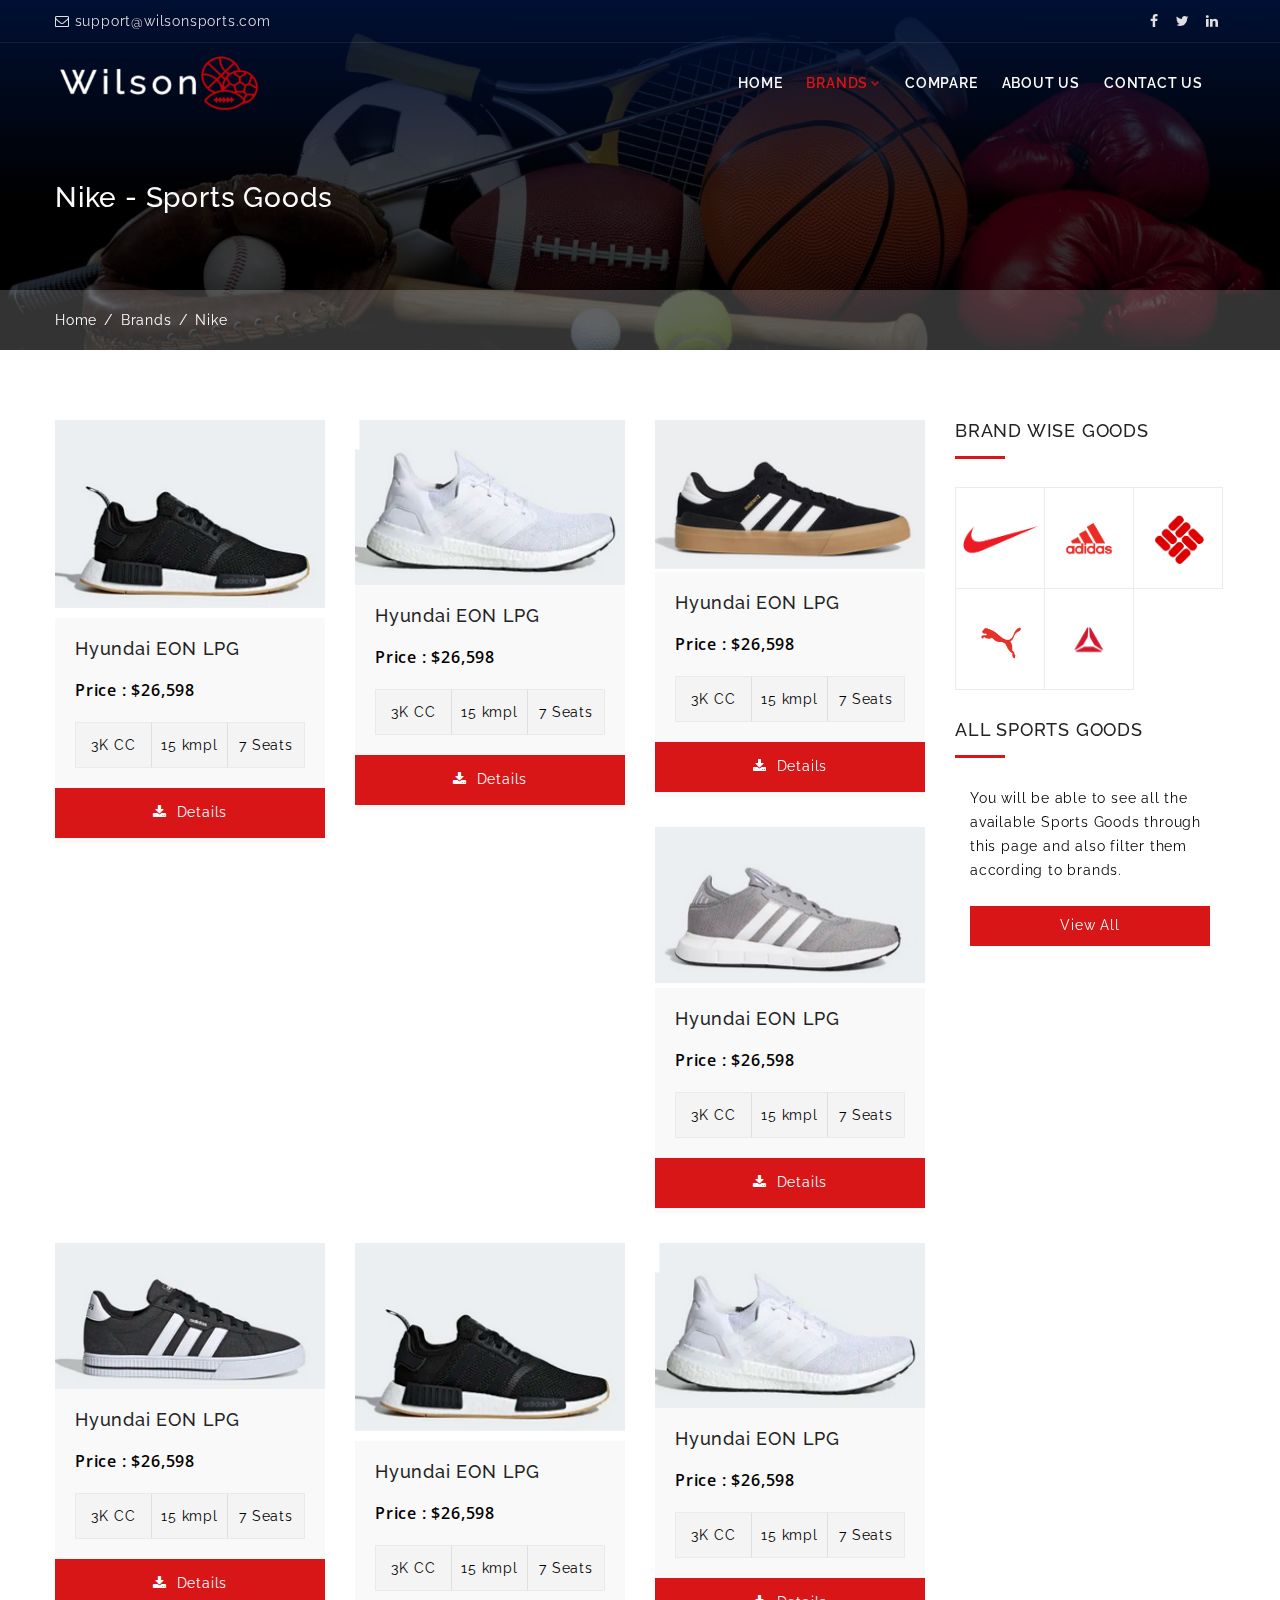
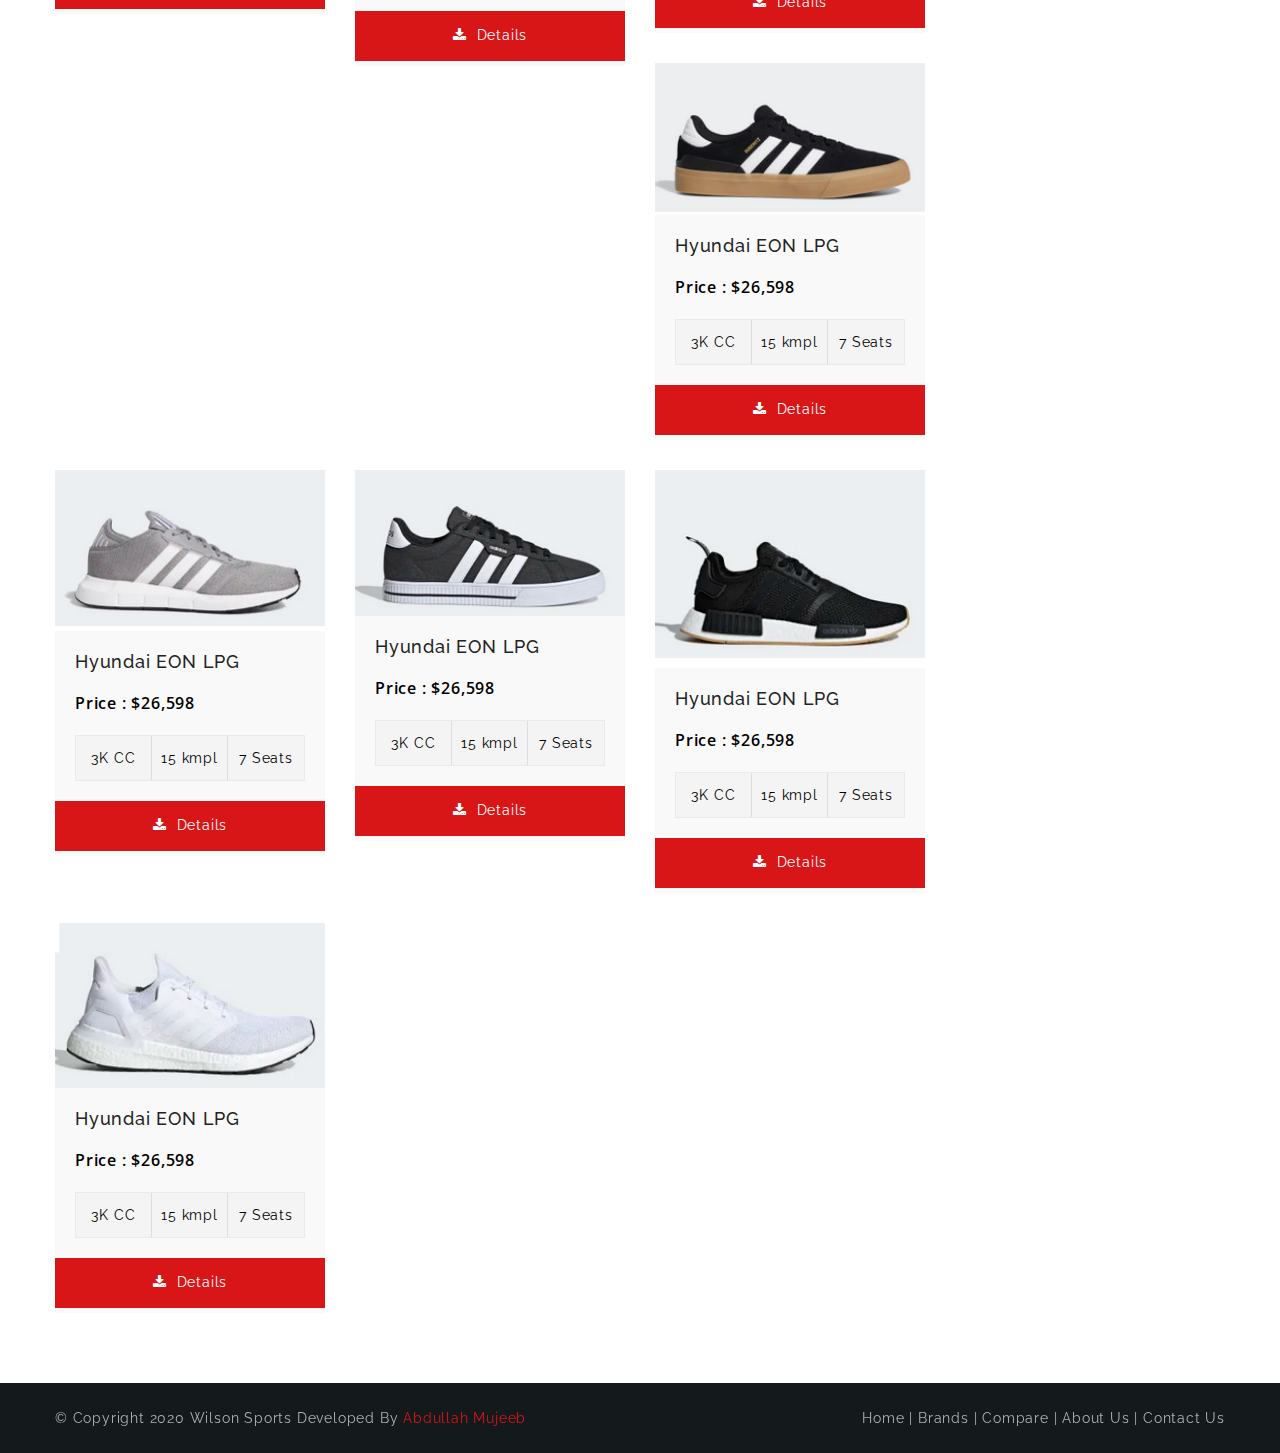
<file: brand-adidas.html>
﻿<!DOCTYPE html>

<!--[if IE 7 ]>  <html lang="en-gb" class="isie ie7 oldie no-js"> <![endif]-->
<!--[if IE 8 ]>  <html lang="en-gb" class="isie ie8 oldie no-js"> <![endif]-->
<!--[if IE 9 ]>  <html lang="en-gb" class="isie ie9 no-js"> <![endif]-->
<!-- Meta -->
<html lang="en">

<!-- Mirrored from carzone.dexignlab.com/xhtml/new-car-latest.html by HTTrack Website Copier/3.x [XR&CO'2014], Thu, 05 Dec 2019 19:48:13 GMT -->
<head>
<meta charset="utf-8">
<meta http-equiv="X-UA-Compatible" content="IE=edge">
<meta name="keywords" content="" />
<meta name="author" content="" />
<meta name="robots" content="" />
<meta name="description" content="" />
<meta name="format-detection" content="telephone=no">
<!-- Favicons Icon -->
<link rel="icon" href="images/W.png" type="image/x-icon" />
<!-- Page Title Here -->
<title>Wilson Sports Goods</title>
<!-- Mobile Specific -->
<meta name="viewport" content="width=device-width, initial-scale=1">
<!--[if lt IE 9]>
        <script src="js/html5shiv.min.js"></script>
        <script src="js/respond.min.js"></script>
	<![endif]-->
<!-- Stylesheets -->
<link rel="stylesheet" type="text/css" href="css/plugins.css">
<link rel="stylesheet" type="text/css" href="css/style.min.css">
<link rel="stylesheet" type="text/css" href="css/templete.min.css">
<link class="skin" rel="stylesheet" type="text/css" href="css/skin/skin-1.css">
<style>
.brand-logo:hover {
			background-color:black;
        }
.responsive {
			width: 100%;
			height: auto;
		}
</style>
<!-- Google fonts -->
<link href="https://fonts.googleapis.com/css?family=Montserrat:100,200,300,400,500,600,700,800,900|Open+Sans:300,400,600,700,800|Raleway:100,200,300,400,500,600,700,800,900" rel="stylesheet"> 
</head>
<body id="bg">

<div class="page-wraper">
<div id="loading-area"></div>
    <!-- header -->
    <header class="site-header header-transparent">
		<div class="top-bar">
			<div class="container">
				<div class="row">
					<div class="dlab-topbar-left">
						<ul>
							<li>
								<a href="mailto:support@wilsonsports.com" ><i class="fa fa-envelope-o"></i> support@wilsonsports.com</a>
							</li>
						</ul>
					</div>
					<div class="dlab-topbar-right topbar-social">
						<ul>
							
							<li><a href="https://www.facebook.com/wilsonsportinggoods/" target="_blank" class="site-button-link facebook hover"><i class="fa fa-facebook"></i></a></li>
							
							<li><a href="https://twitter.com/wilsonsportingg?lang=en" target="_blank" class="site-button-link twitter hover"><i class="fa fa-twitter"></i></a></li>
							<li><a href="https://www.linkedin.com/company/wilson-sporting-goods" target="_blank" class="site-button-link linkedin hover"><i class="fa fa-linkedin"></i></a></li>
						</ul>
					</div>
				</div>
			</div>
		</div>
		<!-- main header -->
        <div class="sticky-header main-bar-wraper">
            <div class="main-bar clearfix ">
                <div class="container clearfix">
                    <!-- website logo -->
                    <div class="logo-header mostion">
						<a href="index.html"><img src="images/luna2.png" class="logo" alt="" ></a>
					</div>
                    <!-- nav toggle button -->
                    <button data-target=".header-nav" data-toggle="collapse" type="button" class="navbar-toggle collapsed" aria-expanded="false" > 
						<i class="fa fa-bars"></i>
					</button>
                    <!-- extra nav -->
                    <div class="extra-nav">
                        <div class="extra-cell">
                            
                        </div>
                    </div>
                    <!-- Quik search -->
                    <div class="dlab-quik-search bg-primary ">
                        <form action="#">
                            <input name="search" value="" type="text" class="form-control" placeholder="Type to search">
                            <span id="quik-search-remove"><i class="fa fa-close"></i></span>
                        </form>
                    </div>
                    <!-- main nav -->
                    <div class="header-nav navbar-collapse collapse">	
						<ul class="nav navbar-nav">
							<li><a href="index.html">Home</a>
								
							</li>
							<li  class="active"><a href="brands.html">Brands<i class="fa fa-chevron-down"></i></a>
								<ul class="sub-menu">
									<li><a href="brand-nike.html">Nike</a></li>
									<li><a href="brand-adidas.html">Adidas</a></li>
									<li><a href="brand-columbia.html">Columbia</a></li>
									<li><a href="brand-puma.html">Puma</a></li>
									<li><a href="brand-reebok.html">Reebok</a></li>
								</ul>
							</li>
<li><a href="compare.html">Compare</a>
								
							</li>
							<li ><a href="about-us.html">About Us</a>
								
							</li>
                            <li ><a href="contact-us.html">Contact Us</a>
								
							</li>

								</ul>
							</li>
						</ul>
					</div>
                </div>
            </div>
        </div>
        <!-- main header END -->
    </header>
    <!-- header END -->


    <!-- Content -->
    <div class="page-content">
        
 <!-- inner page banner -->
        <div class="dlab-bnr-inr overlay-black-middle" style="background-image:url(images/banner/banner1.jpg);">
            <div class="container">
                <div class="dlab-bnr-inr-entry">
                    <h1 class="text-white">Nike - Sports Goods</h1>
                </div>
            </div>
        </div>
        <!-- inner page banner END -->
        <!-- Breadcrumb row -->
        <div class="breadcrumb-row">
            <div class="container">
                <ul class="list-inline">
                    <li><a href="index.html">Home</a></li>
                    <li><a href="brands.html">Brands</a></li>
		<li><a href="brand-nike.html">Nike</a></li>
                </ul>
            </div>
        </div>
        <!-- Breadcrumb row END -->




        <div class="section-full content-inner bg-white">
            <div class="container">
                <div class="row">
                    
                    <!-- left part start -->
                    <div class="col-sm-8 col-md-8 col-lg-9">
                        <div class="row">
							
                            <!-- blog grid  -->
                            <div id="masonry" class="dlab-blog-grid-3 used-car-info">
								<div class="post card-container col-lg-4 col-md-6 col-sm-6 col-xs-12">
                                    <div class="dlab-feed-list m-b30 text-left">
										<div class="dlab-media"> 
											<a href="car-details-overview.html"><img src="images\brands\Brands\Adidas\Shoes1.PNG" class="responsive" alt=""/></a> 
										</div>
										<div class="dlab-info text-left">
											<h4 class="dlab-title"><a href="car-details-overview.html">Hyundai EON LPG </a></h4>
											<p class="dlab-price"><span class="text-black">Price : $26,598</span></p>
											<div class="icon-box-btn text-center m-tb20">
												<ul class="clearfix">
													<li>3K CC</li>
													<li>15 kmpl</li>
													<li>7 Seats </li>
												</ul>
											</div>
											<div class="view-seller-dtl">
												<a href="word_files/1.docx" class="site-button btn-block" title="Download Detailed Information"><i class="fa fa-download" style="margin-right:10px;" download></i>Details</a>
											</div>
										</div>
									</div>
                                </div>
								


<div class="post card-container col-lg-4 col-md-6 col-sm-6 col-xs-12">
                                    <div class="dlab-feed-list m-b30 text-left">
										<div class="dlab-media"> 
											<a href="car-details-overview.html"><img src="images\brands\Brands\Adidas\Shoes2.PNG" class="responsive" alt=""/></a> 
										</div>
										<div class="dlab-info text-left">
											<h4 class="dlab-title"><a href="car-details-overview.html">Hyundai EON LPG </a></h4>
											<p class="dlab-price"><span class="text-black">Price : $26,598</span></p>
											<div class="icon-box-btn text-center m-tb20">
												<ul class="clearfix">
													<li>3K CC</li>
													<li>15 kmpl</li>
													<li>7 Seats </li>
												</ul>
											</div>
											<div class="view-seller-dtl">
												<a href="word_files/1.docx" class="site-button btn-block" title="Download Detailed Information"><i class="fa fa-download" style="margin-right:10px;" download></i>Details</a>
											</div>
										</div>
									</div>
                                </div><div class="post card-container col-lg-4 col-md-6 col-sm-6 col-xs-12">
                                    <div class="dlab-feed-list m-b30 text-left">
										<div class="dlab-media"> 
											<a href="car-details-overview.html"><img src="images\brands\Brands\Adidas\Shoes3.PNG" class="responsive" alt=""/> </a> 
										</div>
										<div class="dlab-info text-left">
											<h4 class="dlab-title"><a href="car-details-overview.html">Hyundai EON LPG </a></h4>
											<p class="dlab-price"><span class="text-black">Price : $26,598</span></p>
											<div class="icon-box-btn text-center m-tb20">
												<ul class="clearfix">
													<li>3K CC</li>
													<li>15 kmpl</li>
													<li>7 Seats </li>
												</ul>
											</div>
											<div class="view-seller-dtl">
												<a href="word_files/1.docx" class="site-button btn-block" title="Download Detailed Information"><i class="fa fa-download" style="margin-right:10px;" download></i>Details</a>
											</div>
										</div>
									</div>
                                </div><div class="post card-container col-lg-4 col-md-6 col-sm-6 col-xs-12">
                                    <div class="dlab-feed-list m-b30 text-left">
										<div class="dlab-media"> 
											<a href="car-details-overview.html"><img src="images\brands\Brands\Adidas\Shoes4.PNG" class="responsive" alt=""/></a> 
										</div>
										<div class="dlab-info text-left">
											<h4 class="dlab-title"><a href="car-details-overview.html">Hyundai EON LPG </a></h4>
											<p class="dlab-price"><span class="text-black">Price : $26,598</span></p>
											<div class="icon-box-btn text-center m-tb20">
												<ul class="clearfix">
													<li>3K CC</li>
													<li>15 kmpl</li>
													<li>7 Seats </li>
												</ul>
											</div>
											<div class="view-seller-dtl">
												<a href="word_files/1.docx" class="site-button btn-block" title="Download Detailed Information"><i class="fa fa-download" style="margin-right:10px;" download></i>Details</a>
											</div>
										</div>
									</div>
                                </div><div class="post card-container col-lg-4 col-md-6 col-sm-6 col-xs-12">
                                    <div class="dlab-feed-list m-b30 text-left">
										<div class="dlab-media"> 
											<a href="car-details-overview.html"><img src="images\brands\Brands\Adidas\Shoes5.PNG" class="responsive" alt=""/></a> 
										</div>
										<div class="dlab-info text-left">
											<h4 class="dlab-title"><a href="car-details-overview.html">Hyundai EON LPG </a></h4>
											<p class="dlab-price"><span class="text-black">Price : $26,598</span></p>
											<div class="icon-box-btn text-center m-tb20">
												<ul class="clearfix">
													<li>3K CC</li>
													<li>15 kmpl</li>
													<li>7 Seats </li>
												</ul>
											</div>
											<div class="view-seller-dtl">
												<a href="word_files/1.docx" class="site-button btn-block" title="Download Detailed Information"><i class="fa fa-download" style="margin-right:10px;" download></i>Details</a>
											</div>
										</div>
									</div>
                                </div><div class="post card-container col-lg-4 col-md-6 col-sm-6 col-xs-12">
                                    <div class="dlab-feed-list m-b30 text-left">
										<div class="dlab-media"> 
											<a href="car-details-overview.html"><img src="images\brands\Brands\Adidas\Shoes1.PNG" class="responsive" alt=""/></a> 
										</div>
										<div class="dlab-info text-left">
											<h4 class="dlab-title"><a href="car-details-overview.html">Hyundai EON LPG </a></h4>
											<p class="dlab-price"><span class="text-black">Price : $26,598</span></p>
											<div class="icon-box-btn text-center m-tb20">
												<ul class="clearfix">
													<li>3K CC</li>
													<li>15 kmpl</li>
													<li>7 Seats </li>
												</ul>
											</div>
											<div class="view-seller-dtl">
												<a href="word_files/1.docx" class="site-button btn-block" title="Download Detailed Information"><i class="fa fa-download" style="margin-right:10px;" download></i>Details</a>
											</div>
										</div>
									</div>
                                </div><div class="post card-container col-lg-4 col-md-6 col-sm-6 col-xs-12">
                                    <div class="dlab-feed-list m-b30 text-left">
										<div class="dlab-media"> 
											<a href="car-details-overview.html"><img src="images\brands\Brands\Adidas\Shoes2.PNG" class="responsive" alt=""/></a> 
										</div>
										<div class="dlab-info text-left">
											<h4 class="dlab-title"><a href="car-details-overview.html">Hyundai EON LPG </a></h4>
											<p class="dlab-price"><span class="text-black">Price : $26,598</span></p>
											<div class="icon-box-btn text-center m-tb20">
												<ul class="clearfix">
													<li>3K CC</li>
													<li>15 kmpl</li>
													<li>7 Seats </li>
												</ul>
											</div>
											<div class="view-seller-dtl">
												<a href="word_files/1.docx" class="site-button btn-block" title="Download Detailed Information"><i class="fa fa-download" style="margin-right:10px;" download></i>Details</a>
											</div>
										</div>
									</div>
                                </div><div class="post card-container col-lg-4 col-md-6 col-sm-6 col-xs-12">
                                    <div class="dlab-feed-list m-b30 text-left">
										<div class="dlab-media"> 
											<a href="car-details-overview.html"><img src="images\brands\Brands\Adidas\Shoes3.PNG" class="responsive" alt=""/></a> 
										</div>
										<div class="dlab-info text-left">
											<h4 class="dlab-title"><a href="car-details-overview.html">Hyundai EON LPG </a></h4>
											<p class="dlab-price"><span class="text-black">Price : $26,598</span></p>
											<div class="icon-box-btn text-center m-tb20">
												<ul class="clearfix">
													<li>3K CC</li>
													<li>15 kmpl</li>
													<li>7 Seats </li>
												</ul>
											</div>
											<div class="view-seller-dtl">
												<a href="word_files/1.docx" class="site-button btn-block" title="Download Detailed Information"><i class="fa fa-download" style="margin-right:10px;" download></i>Details</a>
											</div>
										</div>
									</div>
                                </div><div class="post card-container col-lg-4 col-md-6 col-sm-6 col-xs-12">
                                    <div class="dlab-feed-list m-b30 text-left">
										<div class="dlab-media"> 
											<a href="car-details-overview.html"><img src="images\brands\Brands\Adidas\Shoes4.PNG" class="responsive" alt=""/></a> 
										</div>
										<div class="dlab-info text-left">
											<h4 class="dlab-title"><a href="car-details-overview.html">Hyundai EON LPG </a></h4>
											<p class="dlab-price"><span class="text-black">Price : $26,598</span></p>
											<div class="icon-box-btn text-center m-tb20">
												<ul class="clearfix">
													<li>3K CC</li>
													<li>15 kmpl</li>
													<li>7 Seats </li>
												</ul>
											</div>
											<div class="view-seller-dtl">
												<a href="word_files/1.docx" class="site-button btn-block" title="Download Detailed Information"><i class="fa fa-download" style="margin-right:10px;" download></i>Details</a>
											</div>
										</div>
									</div>
                                </div><div class="post card-container col-lg-4 col-md-6 col-sm-6 col-xs-12">
                                    <div class="dlab-feed-list m-b30 text-left">
										<div class="dlab-media"> 
											<a href="car-details-overview.html"><img src="images\brands\Brands\Adidas\Shoes5.PNG" class="responsive" alt=""/></a> 
										</div>
										<div class="dlab-info text-left">
											<h4 class="dlab-title"><a href="car-details-overview.html">Hyundai EON LPG </a></h4>
											<p class="dlab-price"><span class="text-black">Price : $26,598</span></p>
											<div class="icon-box-btn text-center m-tb20">
												<ul class="clearfix">
													<li>3K CC</li>
													<li>15 kmpl</li>
													<li>7 Seats </li>
												</ul>
											</div>
											<div class="view-seller-dtl">
												<a href="word_files/1.docx" class="site-button btn-block" title="Download Detailed Information"><i class="fa fa-download" style="margin-right:10px;" download></i>Details</a>
											</div>
										</div>
									</div>
                                </div><div class="post card-container col-lg-4 col-md-6 col-sm-6 col-xs-12">
                                    <div class="dlab-feed-list m-b30 text-left">
										<div class="dlab-media"> 
											<a href="car-details-overview.html"><img src="images\brands\Brands\Adidas\Shoes1.PNG" class="responsive" alt=""/></a> 
										</div>
										<div class="dlab-info text-left">
											<h4 class="dlab-title"><a href="car-details-overview.html">Hyundai EON LPG </a></h4>
											<p class="dlab-price"><span class="text-black">Price : $26,598</span></p>
											<div class="icon-box-btn text-center m-tb20">
												<ul class="clearfix">
													<li>3K CC</li>
													<li>15 kmpl</li>
													<li>7 Seats </li>
												</ul>
											</div>
											<div class="view-seller-dtl">
												<a href="word_files/1.docx" class="site-button btn-block" title="Download Detailed Information"><i class="fa fa-download" style="margin-right:10px;" download></i>Details</a>
											</div>
										</div>
									</div>
                                </div><div class="post card-container col-lg-4 col-md-6 col-sm-6 col-xs-12">
                                    <div class="dlab-feed-list m-b30 text-left">
										<div class="dlab-media"> 
											<a href="car-details-overview.html"><img src="images\brands\Brands\Adidas\Shoes2.PNG" class="responsive" alt=""/></a> 
										</div>
										<div class="dlab-info text-left">
											<h4 class="dlab-title"><a href="car-details-overview.html">Hyundai EON LPG </a></h4>
											<p class="dlab-price"><span class="text-black">Price : $26,598</span></p>
											<div class="icon-box-btn text-center m-tb20">
												<ul class="clearfix">
													<li>3K CC</li>
													<li>15 kmpl</li>
													<li>7 Seats </li>
												</ul>
											</div>
											<div class="view-seller-dtl">
												<a href="word_files/1.docx" class="site-button btn-block" title="Download Detailed Information"><i class="fa fa-download" style="margin-right:10px;" download></i>Details</a>
											</div>
										</div>
									</div>
                                </div>




							</div>
                            <!-- blog grid END -->
                           
                        </div>
						<div class="modal fade lead-form-modal" id="car-details" tabindex="-1" role="dialog" >
							<div class="modal-dialog" role="document">
								<div class="modal-content">
									<button type="button" class="close" data-dismiss="modal" aria-label="Close">
										<span aria-hidden="true">&times;</span>
									</button>
									<div class="modal-body clearfix">
										<div class="pull-letf max-width-300"></div>
										<div class="lead-form">
											<form>
												<h3 class="m-t0">Personal Details</h3>
												<div class="form-group">
													<input  value="" class="form-control" placeholder="Name"/>
												</div>	
												<div class="form-group">
													<input  value="" class="form-control" placeholder="Mobile Number"/>
												</div>
												<div class="clearfix">
													<button type="button" class="btn-primary site-button btn-block">Submit </button>
												</div>
											</form>
										</div>
									</div>	
								</div>
							</div>
						</div>
                    </div>
                    <!-- left part END -->
					<!-- Side bar start -->
                    <div class="col-sm-4 col-md-4 col-lg-3 sticky-top">
						<aside  class="side-bar">
							
							
							<div class="widget client-logo-wg clearfix" >
								<h4 class="widget-title">Brand wise Goods</h4>
								<ul>
									<li class="brand-logo" >
										<a href="brand-nike.html"><img src="images/our-work/nike.png" alt=""/></a>
									</li>
									<li class="brand-logo">
										<a href="brand-adidas.html"><img src="images/our-work/adidas.png" alt=""/></a>
									</li>
									<li class="brand-logo" >
										<a href="brand-columbia.html"><img src="images/our-work/columbia.png"  style="width:50px; margin-left:20px;" alt=""/></a>
									</li>


									<li class="brand-logo" >
										<a href="brand-puma.html"><img src="images/our-work/puma.png" alt=""/></a>
									</li>
									<li class="brand-logo" >
										<a href="brand-reebok.html"><img src="images/our-work/reebok.png" alt=""/></a>
									</li>
									
								</ul>
							</div>	
<div class="widget client-logo-wg clearfix">
								<h4 class="widget-title">All Sports Goods</h4>

<div class="col-md-3 col-sm-3 col-lg-12">
<p>You will be able to see all the available Sports Goods through this page and also filter them according to brands.</p>
									<a class="site-button btn-block" href="brands.html">View All</a>
								</div>	
</div>					
					   </aside>
                    </div>
                    <!-- Side bar END -->
                </div>
            </div>
        </div>
	</div>
    <!-- Content END-->
	    <!-- Footer -->
    <footer class="site-footer">
       
        <!-- footer bottom part -->
        <div class="footer-bottom">
            <div class="container">
                <div class="row">
                    <div class="col-md-6 col-sm-6 text-left"> © Copyright 2020 Wilson Sports Developed By <span class="text-primary"> Abdullah Mujeeb</span> </div>
                    <div class="col-md-6 col-sm-6 text-right "> 
                    <a href="index.html"> Home</a> |
                    <a href="brands.html"> Brands </a> |
<a href="compare.html"> Compare </a> |
						<a href="about-us.html"> About Us</a> | 
						<a href="contact-us.html"> Contact Us</a> 
						
					</div>
                </div>
            </div>
        </div>
    </footer>
    <!-- Footer END-->
    <button class="scroltop fa fa-chevron-up" ></button>
</div>
<!-- JavaScript  files ========================================= -->
<script  src="js/jquery.min.js"></script>
<!-- jquery.min js -->
<script  src="js/bootstrap.min.js"></script>
<!-- bootstrap.min js -->
<script  src="js/bootstrap-select.min.js"></script>
<!-- Form js -->
<script  src="js/jquery.bootstrap-touchspin.js"></script>
<!-- Form js -->
<script  src="js/magnific-popup.js"></script>
<!-- magnific-popup js -->
<script  src="js/waypoints-min.js"></script>
<!-- waypoints js -->
<script  src="js/counterup.min.js"></script>
<!-- counterup js -->
<script src="js/imagesloaded.js"></script>
<!-- masonry  -->
<script src="js/masonry-3.1.4.js"></script>
<!-- masonry  -->
<script src="js/masonry.filter.js"></script>
<!-- masonry  -->
<script  src="js/owl.carousel.js"></script>
<!-- OWL  Slider  -->
<script src="plugins/rangeslider/rangeslider.js" ></script>
<!-- rangeslider fuctions -->
<script src="js/jquery.searchable-1.0.0.min.js"></script>
<!-- searchable fuctions -->
<script  src="js/dz.carousel.min.js"></script>
<!-- sortcode fuctions  -->
<script  src="js/dz.ajax.js"></script>
<!-- dz ajax fuctions  -->

<script src="js/modernizr.custom.js"></script>
<script src="js/jquery.hoverdir.js"></script>	
<script  src="js/custom.min.js"></script>
</body>

<!-- Mirrored from carzone.dexignlab.com/xhtml/new-car-latest.html by HTTrack Website Copier/3.x [XR&CO'2014], Thu, 05 Dec 2019 19:48:13 GMT -->
</html>


<!--<div class="post card-container col-lg-4 col-md-6 col-sm-6 col-xs-12">
									<div class="dlab-feed-list m-b30 text-left">
										<div class="dlab-media">
											<a href="car-details-overview.html"><img src="images\brands\Brands\Adidas\Shoes1.PNG" class="responsive" alt=""></a>
										</div>
										<div class="dlab-info text-left">
											<h4 class="dlab-title"><a href="car-details-overview.html">Hyundai EON LPG </a></h4>
											<p class="dlab-price"><span class="text-black">Price : $26,598</span></p>
											<div class="icon-box-btn text-center m-tb20">
												<ul class="clearfix">
													<li>3K CC</li>
													<li>15 kmpl</li>
													<li>7 Seats </li>
												</ul>
											</div>
											<div class="view-seller-dtl">
												<a href="word_files/1.docx" class="site-button btn-block" title="Download Detailed Information"><i class="fa fa-download" style="margin-right:10px;" download></i>Details</a>
											</div>
										</div>
									</div>
								</div>-->
</file>
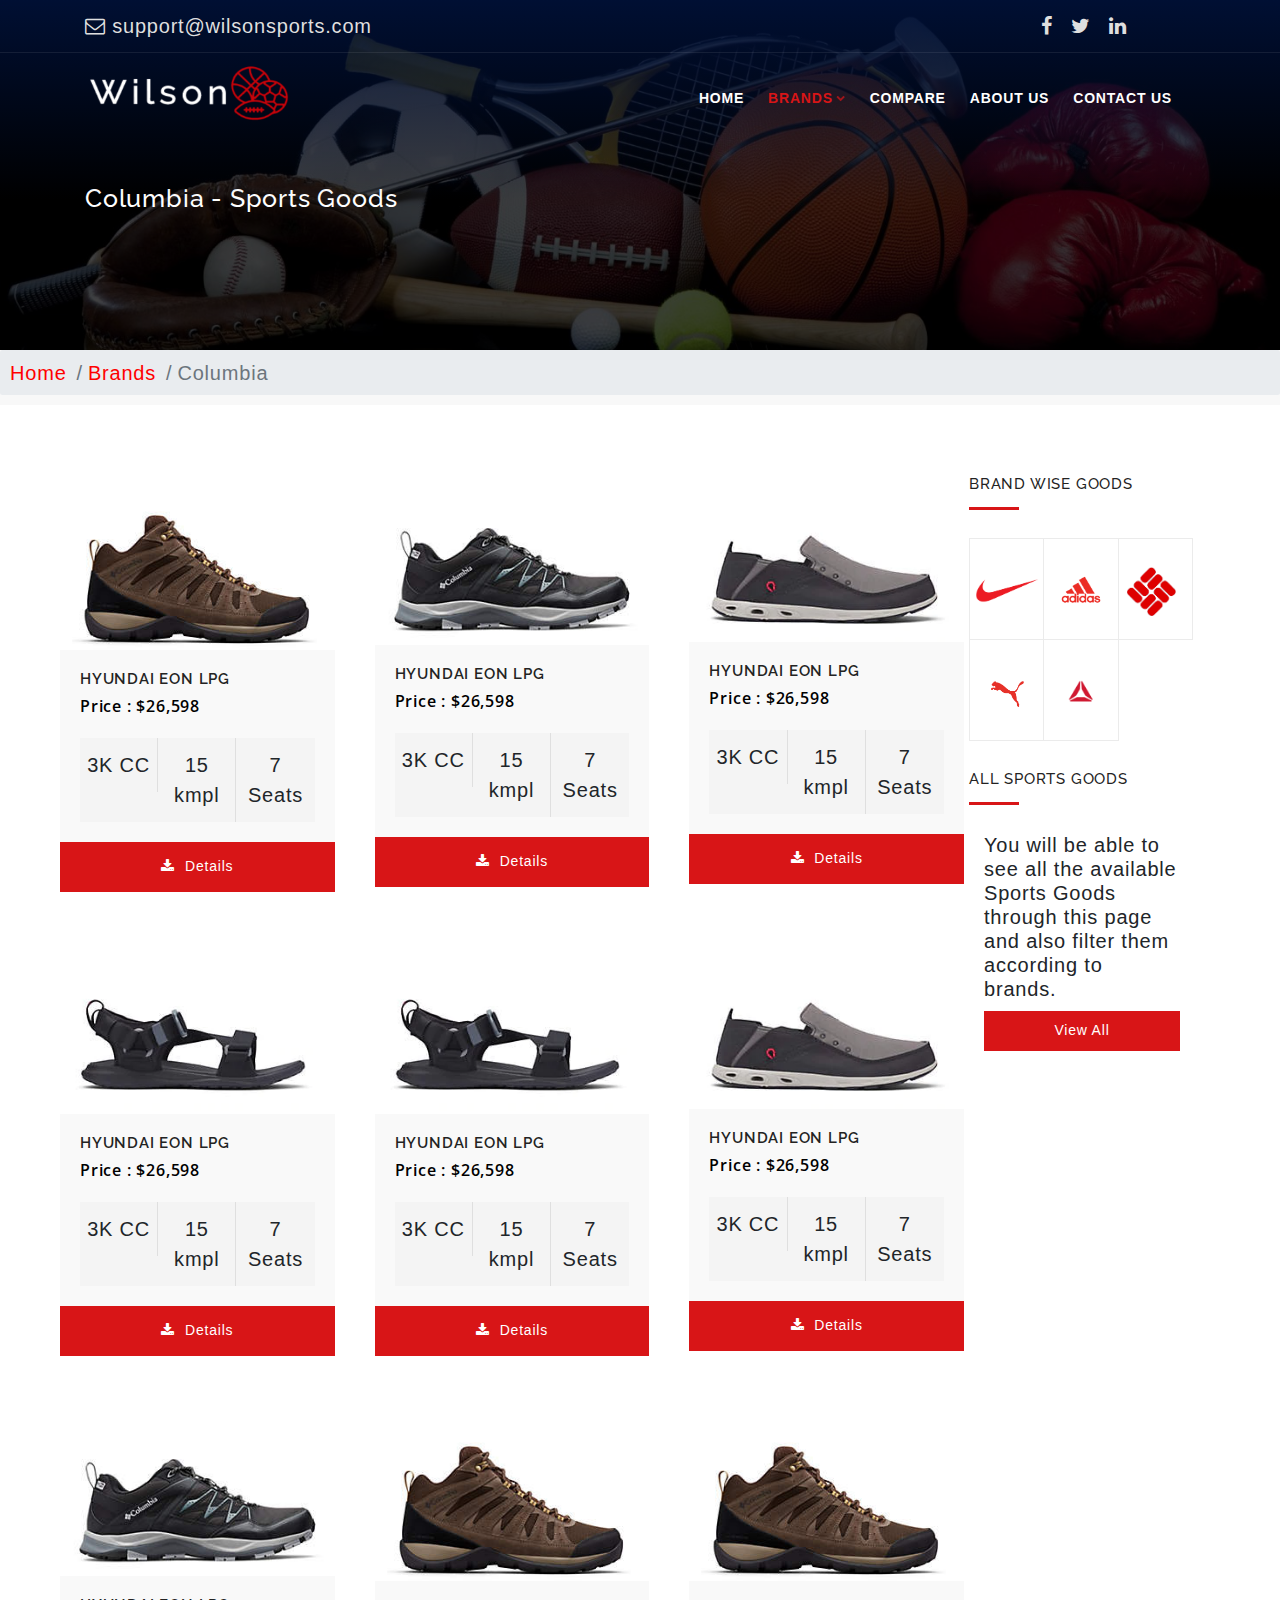
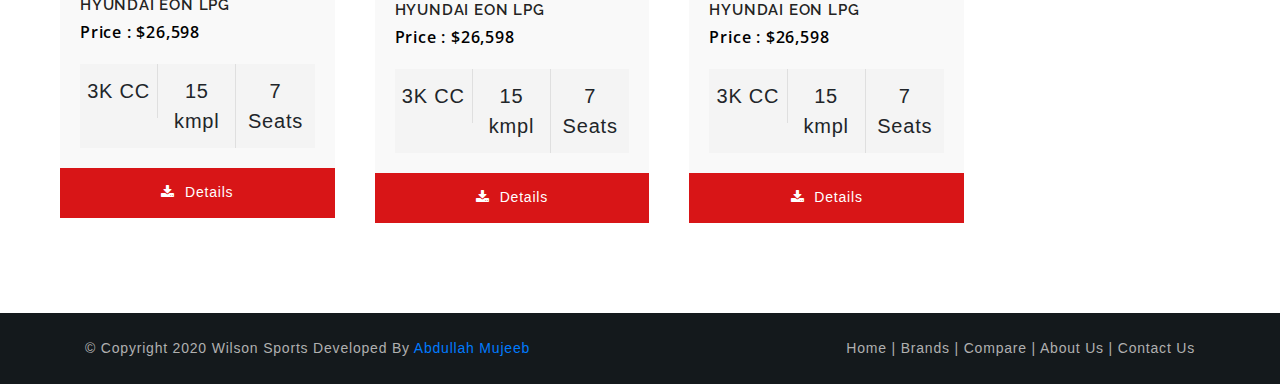
<file: brand-columbia.html>
﻿<!DOCTYPE html>

<!--[if IE 7 ]>  <html lang="en-gb" class="isie ie7 oldie no-js"> <![endif]-->
<!--[if IE 8 ]>  <html lang="en-gb" class="isie ie8 oldie no-js"> <![endif]-->
<!--[if IE 9 ]>  <html lang="en-gb" class="isie ie9 no-js"> <![endif]-->
<!-- Meta -->
<html lang="en">

<!-- Mirrored from carzone.dexignlab.com/xhtml/new-car-latest.html by HTTrack Website Copier/3.x [XR&CO'2014], Thu, 05 Dec 2019 19:48:13 GMT -->
<head>
	<meta charset="utf-8">
	<meta http-equiv="X-UA-Compatible" content="IE=edge">
	<meta name="keywords" content="" />
	<meta name="author" content="" />
	<meta name="robots" content="" />
	<meta name="description" content="" />
	<meta name="format-detection" content="telephone=no">
	<!-- Favicons Icon -->
	<link rel="icon" href="images/W.png" type="image/x-icon" />
	<!-- Page Title Here -->
	<title>Wilson Sports Goods</title>
	<!-- Mobile Specific -->
	<meta name="viewport" content="width=device-width, initial-scale=1">
	<!--[if lt IE 9]>
			<script src="js/html5shiv.min.js"></script>
			<script src="js/respond.min.js"></script>
		<![endif]-->
	<!-- Stylesheets -->
	<link rel="stylesheet" type="text/css" href="css/plugins.css">
	<link rel="stylesheet" type="text/css" href="css/style.min.css">
	<link rel="stylesheet" type="text/css" href="css/templete.min.css">
	<link class="skin" rel="stylesheet" type="text/css" href="css/skin/skin-1.css">
	<link rel="stylesheet" href="https://stackpath.bootstrapcdn.com/bootstrap/4.5.2/css/bootstrap.min.css" integrity="sha384-JcKb8q3iqJ61gNV9KGb8thSsNjpSL0n8PARn9HuZOnIxN0hoP+VmmDGMN5t9UJ0Z" crossorigin="anonymous">
	<!-- Google fonts -->
	<link href="https://fonts.googleapis.com/css?family=Montserrat:100,200,300,400,500,600,700,800,900|Open+Sans:300,400,600,700,800|Raleway:100,200,300,400,500,600,700,800,900" rel="stylesheet">
	<style>
		body {
			font-size: 20px;
		}

        .card-container {
            height: auto;
            /*width: 30%;*/
            border-radius: 50px;
            padding: 20px;
        }

        .brand-logo:hover {
			background-color:black;
        }
		.responsive {
			width: 100%;
			height: auto;
		}
        .danger:hover {
            color: red;
        }
        .pagex {
			display:grid;
			grid-template-columns: auto 20vw; 
		}
		.sidebarx{
			position: fixed;
		}
		.mainx{
			grid-column-start: 1;
		}
	</style>
</head>
<body id="bg">

<div class="page-wraper">
<div id="loading-area"></div>
    <!-- header -->
    <header class="site-header header-transparent">
		<div class="top-bar">
			<div class="container">
				<div class="row">
					<div class="dlab-topbar-left col-xs-10">
						<ul>
							<li>
								<a href="mailto:support@wilsonsports.com" class="danger"><i class="fa fa-envelope-o"></i> support@wilsonsports.com</a>
							</li>
						</ul>
					</div>
					<div class="dlab-topbar-right topbar-social col-xs-2">
						<ul>

							<li><a href="https://www.facebook.com/wilsonsportinggoods/" target="_blank" class="site-button-link facebook hover"><i class="fa fa-facebook"></i></a></li>

							<li><a href="https://twitter.com/wilsonsportingg?lang=en" target="_blank" class="site-button-link twitter hover"><i class="fa fa-twitter"></i></a></li>
							<li><a href="https://www.linkedin.com/company/wilson-sporting-goods" target="_blank" class="site-button-link linkedin hover"><i class="fa fa-linkedin"></i></a></li>
						</ul>
					</div>
				</div>
			</div>
		</div>
		<!-- main header -->
        <div class="sticky-header main-bar-wraper">
            <div class="main-bar clearfix ">
                <div class="container clearfix">
                    <!-- website logo -->
                    <div class="logo-header mostion">
						<a href="index.html"><img src="images/luna2.png" class="logo" alt="" ></a>
					</div>
                    <!-- nav toggle button -->
                    <button data-target=".header-nav" data-toggle="collapse" type="button" class="navbar-toggle collapsed" aria-expanded="false" > 
						<i class="fa fa-bars"></i>
					</button>
                    <!-- extra nav -->
                    <div class="extra-nav">
                        <div class="extra-cell">
                            
                        </div>
                    </div>
                    <!-- Quik search -->
                    <div class="dlab-quik-search bg-primary ">
                        <form action="#">
                            <input name="search" value="" type="text" class="form-control" placeholder="Type to search">
                            <span id="quik-search-remove"><i class="fa fa-close"></i></span>
                        </form>
                    </div>
                    <!-- main nav -->
                    <div class="header-nav navbar navbar-expand-lg navbar-light navbar-collapse collapse">	
						<ul class="nav navbar-nav">
							<li><a href="index.html">Home</a>
								
							</li>
							<li  class="active"><a href="brands.html">Brands<i class="fa fa-chevron-down"></i></a>
								<ul class="sub-menu">
									<li><a href="brand-nike.html">Nike</a></li>
									<li><a href="brand-adidas.html">Adidas</a></li>
									<li><a href="brand-columbia.html">Columbia</a></li>
									<li><a href="brand-puma.html">Puma</a></li>
									<li><a href="brand-reebok.html">Reebok</a></li>
								</ul>
							</li>
<li><a href="compare.html">Compare</a>
								
							</li>
							<li ><a href="about-us.html">About Us</a>
								
							</li>
                            <li ><a href="contact-us.html">Contact Us</a>
								
							</li>

								</ul>
							</li>
						</ul>
					</div>
                </div>
            </div>
        </div>
        <!-- main header END -->
    </header>
    <!-- header END -->


    <!-- Content -->
	<div class="page-content">

		<!-- inner page banner -->
		<div class="dlab-bnr-inr overlay-black-middle" style="background-image:url(images/banner/banner1.jpg);">
			<div class="container">
				<div class="dlab-bnr-inr-entry">
					<h1 class="text-white">Columbia - Sports Goods</h1>
				</div>
			</div>
		</div>
		<!-- inner page banner END -->
		<!-- Breadcrumb row -->
		<!--<div class="breadcrumb-row">
			<div class="container">
				<--><!--ul class="list-inline">
					<li><a href="index.html">Home</a></li>
					<li><a href="brands.html">Brands</a></li>
					<li><a href="brand-nike.html">Nike</a></li>
				</ul>-->
				<!--<ol class="list-inline">
					<li><a href="index.html" style="color:red">Home</a></li>
					<li><a href="brands.html" style="color:red">Brands</a></li>
					<li class="	active" aria-current="page">Nike</li>
				</ol>
			</div>
		</div>-->

		<nav aria-label="breadcrumb ">
			
			<ol class="breadcrumb">
				<li class="breadcrumb-item"><a href="index.html" style="color:red">Home</a></li>
				<li class="breadcrumb-item"><a href="brands.html" style="color:red">Brands</a></li>
				<li class="breadcrumb-item active" aria-current="page">Columbia</li>
			</ol>
		</nav>
		<!-- Breadcrumb row END -->




		<div class="section-full content-inner bg-white">
			<div class="container">
				<div class="row pagex">

					<!-- left part start   //col-sm-8 col-md-8 col-lg-9-->
					<div class=" mainx">
						<div class="row">

							<!-- blog grid  -->
							<div id="masonry" class="dlab-blog-grid-3 row">

								<!--col-lg-4 col-md-6 col-sm-6 col-xs-12-->
								<!--col-sm-12 col-md-3 col-lg-3-->

								<div class="post card-container col-lg-4 col-md-6 col-sm-6 col-xs-12">
									<div class="dlab-feed-list m-b30 text-left">
										<div class="dlab-media">
											<a href="car-details-overview.html"><img src="images\brands\Brands\Columbia\Shoes1.PNG" class="responsive" alt=""></a>
										</div>
										<div class="dlab-info text-left">
											<h4 class="dlab-title"><a href="car-details-overview.html">Hyundai EON LPG </a></h4>
											<p class="dlab-price"><span class="text-black">Price : $26,598</span></p>
											<div class="icon-box-btn text-center m-tb20">
												<ul class="clearfix">
													<li>3K CC</li>
													<li>15 kmpl</li>
													<li>7 Seats </li>
												</ul>
											</div>
											<div class="view-seller-dtl">
												<a href="word_files/1.docx" class="site-button btn-block" title="Download Detailed Information"><i class="fa fa-download" style="margin-right:10px;" download></i>Details</a>
											</div>
										</div>
									</div>
								</div>

								

								<div class="post card-container col-lg-4 col-md-6 col-sm-6 col-xs-12">
									<div class="dlab-feed-list m-b30 text-left">
										<div class="dlab-media">
											<a href="car-details-overview.html"><img src="images\brands\Brands\Columbia\Shoes2.PNG" class="responsive" alt=""></a>
										</div>
										<div class="dlab-info text-left">
											<h4 class="dlab-title"><a href="car-details-overview.html">Hyundai EON LPG </a></h4>
											<p class="dlab-price"><span class="text-black">Price : $26,598</span></p>
											<div class="icon-box-btn text-center m-tb20">
												<ul class="clearfix">
													<li>3K CC</li>
													<li>15 kmpl</li>
													<li>7 Seats </li>
												</ul>
											</div>
											<div class="view-seller-dtl">
												<a href="word_files/1.docx" class="site-button btn-block" title="Download Detailed Information"><i class="fa fa-download" style="margin-right:10px;" download></i>Details</a>
											</div>
										</div>
									</div>
								</div>

								<div class="post card-container col-lg-4 col-md-6 col-sm-6 col-xs-12">
									<div class="dlab-feed-list m-b30 text-left">
										<div class="dlab-media">
											<a href="car-details-overview.html"><img src="images\brands\Brands\Columbia\Shoes3.PNG" class="responsive" alt=""></a>
										</div>
										<div class="dlab-info text-left">
											<h4 class="dlab-title"><a href="car-details-overview.html">Hyundai EON LPG </a></h4>
											<p class="dlab-price"><span class="text-black">Price : $26,598</span></p>
											<div class="icon-box-btn text-center m-tb20">
												<ul class="clearfix">
													<li>3K CC</li>
													<li>15 kmpl</li>
													<li>7 Seats </li>
												</ul>
											</div>
											<div class="view-seller-dtl">
												<a href="word_files/1.docx" class="site-button btn-block" title="Download Detailed Information"><i class="fa fa-download" style="margin-right:10px;" download></i>Details</a>
											</div>
										</div>
									</div>
								</div>

								<div class="post card-container col-lg-4 col-md-6 col-sm-6 col-xs-12">
									<div class="dlab-feed-list m-b30 text-left">
										<div class="dlab-media">
											<a href="car-details-overview.html"><img src="images\brands\Brands\Columbia\Shoes4.PNG" class="responsive" alt=""></a>
										</div>
										<div class="dlab-info text-left">
											<h4 class="dlab-title"><a href="car-details-overview.html">Hyundai EON LPG </a></h4>
											<p class="dlab-price"><span class="text-black">Price : $26,598</span></p>
											<div class="icon-box-btn text-center m-tb20">
												<ul class="clearfix">
													<li>3K CC</li>
													<li>15 kmpl</li>
													<li>7 Seats </li>
												</ul>
											</div>
											<div class="view-seller-dtl">
												<a href="word_files/1.docx" class="site-button btn-block" title="Download Detailed Information"><i class="fa fa-download" style="margin-right:10px;" download></i>Details</a>
											</div>
										</div>
									</div>
								</div>

								<div class="post card-container col-lg-4 col-md-6 col-sm-6 col-xs-12">
									<div class="dlab-feed-list m-b30 text-left">
										<div class="dlab-media">
											<a href="car-details-overview.html"><img src="images\brands\Brands\Columbia\Shoes4.PNG" class="responsive" alt=""></a>
										</div>
										<div class="dlab-info text-left">
											<h4 class="dlab-title"><a href="car-details-overview.html">Hyundai EON LPG </a></h4>
											<p class="dlab-price"><span class="text-black">Price : $26,598</span></p>
											<div class="icon-box-btn text-center m-tb20">
												<ul class="clearfix">
													<li>3K CC</li>
													<li>15 kmpl</li>
													<li>7 Seats </li>
												</ul>
											</div>
											<div class="view-seller-dtl">
												<a href="word_files/1.docx" class="site-button btn-block" title="Download Detailed Information"><i class="fa fa-download" style="margin-right:10px;" download></i>Details</a>
											</div>
										</div>
									</div>
								</div>

								<div class="post card-container col-lg-4 col-md-6 col-sm-6 col-xs-12">
									<div class="dlab-feed-list m-b30 text-left">
										<div class="dlab-media">
											<a href="car-details-overview.html"><img src="images\brands\Brands\Columbia\Shoes3.PNG" class="responsive" alt=""></a>
										</div>
										<div class="dlab-info text-left">
											<h4 class="dlab-title"><a href="car-details-overview.html">Hyundai EON LPG </a></h4>
											<p class="dlab-price"><span class="text-black">Price : $26,598</span></p>
											<div class="icon-box-btn text-center m-tb20">
												<ul class="clearfix">
													<li>3K CC</li>
													<li>15 kmpl</li>
													<li>7 Seats </li>
												</ul>
											</div>
											<div class="view-seller-dtl">
												<a href="word_files/1.docx" class="site-button btn-block" title="Download Detailed Information"><i class="fa fa-download" style="margin-right:10px;" download></i>Details</a>
											</div>
										</div>
									</div>
								</div>

								<div class="post card-container col-lg-4 col-md-6 col-sm-6 col-xs-12">
									<div class="dlab-feed-list m-b30 text-left">
										<div class="dlab-media">
											<a href="car-details-overview.html"><img src="images\brands\Brands\Columbia\Shoes2.PNG" class="responsive" alt=""></a>
										</div>
										<div class="dlab-info text-left">
											<h4 class="dlab-title"><a href="car-details-overview.html">Hyundai EON LPG </a></h4>
											<p class="dlab-price"><span class="text-black">Price : $26,598</span></p>
											<div class="icon-box-btn text-center m-tb20">
												<ul class="clearfix">
													<li>3K CC</li>
													<li>15 kmpl</li>
													<li>7 Seats </li>
												</ul>
											</div>
											<div class="view-seller-dtl">
												<a href="word_files/1.docx" class="site-button btn-block" title="Download Detailed Information"><i class="fa fa-download" style="margin-right:10px;" download></i>Details</a>
											</div>
										</div>
									</div>
								</div>

								<div class="post card-container col-lg-4 col-md-6 col-sm-6 col-xs-12">
									<div class="dlab-feed-list m-b30 text-left">
										<div class="dlab-media">
											<a href="car-details-overview.html"><img src="images\brands\Brands\Columbia\Shoes1.PNG" class="responsive" alt=""></a>
										</div>
										<div class="dlab-info text-left">
											<h4 class="dlab-title"><a href="car-details-overview.html">Hyundai EON LPG </a></h4>
											<p class="dlab-price"><span class="text-black">Price : $26,598</span></p>
											<div class="icon-box-btn text-center m-tb20">
												<ul class="clearfix">
													<li>3K CC</li>
													<li>15 kmpl</li>
													<li>7 Seats </li>
												</ul>
											</div>
											<div class="view-seller-dtl">
												<a href="word_files/1.docx" class="site-button btn-block" title="Download Detailed Information"><i class="fa fa-download" style="margin-right:10px;" download></i>Details</a>
											</div>
										</div>
									</div>
								</div>

								<div class="post card-container col-lg-4 col-md-6 col-sm-6 col-xs-12">
									<div class="dlab-feed-list m-b30 text-left">
										<div class="dlab-media">
											<a href="car-details-overview.html"><img src="images\brands\Brands\Columbia\Shoes1.PNG" class="responsive" alt=""></a>
										</div>
										<div class="dlab-info text-left">
											<h4 class="dlab-title"><a href="car-details-overview.html">Hyundai EON LPG </a></h4>
											<p class="dlab-price"><span class="text-black">Price : $26,598</span></p>
											<div class="icon-box-btn text-center m-tb20">
												<ul class="clearfix">
													<li>3K CC</li>
													<li>15 kmpl</li>
													<li>7 Seats </li>
												</ul>
											</div>
											<div class="view-seller-dtl">
												<a href="word_files/1.docx" class="site-button btn-block" title="Download Detailed Information"><i class="fa fa-download" style="margin-right:10px;" download></i>Details</a>
											</div>
										</div>
									</div>
								</div>

							</div>
							<!-- blog grid END -->

						</div>
						<!--<div class="modal fade lead-form-modal" id="car-details" tabindex="-1" role="dialog">
			<div class="modal-dialog" role="document">
				<div class="modal-content">
					<button type="button" class="close" data-dismiss="modal" aria-label="Close">
						<span aria-hidden="true">&times;</span>
					</button>
					<div class="modal-body clearfix">
						<div class="pull-letf max-width-300"></div>
						<div class="lead-form">
							<form>
								<h3 class="m-t0">Personal Details</h3>
								<div class="form-group">
									<input value="" class="form-control" placeholder="Name" />
								</div>
								<div class="form-group">
									<input value="" class="form-control" placeholder="Mobile Number" />
								</div>
								<div class="clearfix">
									<button type="button" class="btn-primary site-button btn-block">Submit </button>
								</div>
							</form>
						</div>
					</div>
				</div>
			</div>
		</div>-->
					</div>
					<!-- left part END -->
					<!-- Side bar start -->
					<!--col-sm-4 col-md-4 col-lg-3  ///col-sm-4 col-md-4 col-lg-3 sticky-top position-sticky  /// sidebarx  position-sticky -->
					<div class="col-sm-12 col-md-4 col-lg-12">
						<aside class="side-bar">


							<div class="widget client-logo-wg  clearfix">
								<!--widget client-logo-wg clearfix-->
								<h4 class="widget-title">Brand wise Goods</h4><!--widget-title-->
								<ul>
									<li class="brand-logo">
										<a href="brand-nike.html"><img src="images/our-work/nike.png" alt="" /></a>
									</li>
									<li class="brand-logo">
										<a href="brand-adidas.html"><img src="images/our-work/adidas.png" alt="" /></a>
									</li>
									<li class="brand-logo">
										<a href="brand-columbia.html"><img src="images/our-work/columbia.png" style="width:50px; margin-left:10%;" alt="" /></a>
									</li>


									<li class="brand-logo">
										<a href="brand-puma.html"><img src="images/our-work/puma.png" alt="" /></a>
									</li>
									<li class="brand-logo">
										<a href="brand-reebok.html"><img src="images/our-work/reebok.png" alt="" /></a>
									</li>

								</ul>
							</div>
							<div class="widget client-logo-wg clearfix">
								<h4 class="widget-title">All Sports Goods</h4>

								<div class="col-md-3 col-sm-3 col-lg-12">
									<p>You will be able to see all the available Sports Goods through this page and also filter them according to brands.</p>
									<a class="site-button btn-block" href="brands.html">View All</a>
								</div>
							</div>
						</aside>
					</div>
					<!-- Side bar END -->
				</div>
			</div>
		</div>
	</div>
    <!-- Content END-->
	    <!-- Footer -->
    <footer class="site-footer">
       
        <!-- footer bottom part -->
        <div class="footer-bottom">
            <div class="container">
                <div class="row">
                    <div class="col-md-6 col-sm-6 text-left"> © Copyright 2020 Wilson Sports Developed By <span class="text-primary"> Abdullah Mujeeb</span> </div>
                    <div class="col-md-6 col-sm-6 text-right "> 
                    <a href="index.html"> Home</a> |
                    <a href="brands.html"> Brands </a> |
<a href="compare.html"> Compare </a> |
						<a href="about-us.html"> About Us</a> | 
						<a href="contact-us.html"> Contact Us</a> 
						
					</div>
                </div>
            </div>
        </div>
    </footer>
    <!-- Footer END-->
    <button class="scroltop fa fa-chevron-up" ></button>
</div>
<!-- JavaScript  files ========================================= -->
<script  src="js/jquery.min.js"></script>
<!-- jquery.min js -->
<script  src="js/bootstrap.min.js"></script>
<!-- bootstrap.min js -->
<script  src="js/bootstrap-select.min.js"></script>
<!-- Form js -->
<script  src="js/jquery.bootstrap-touchspin.js"></script>
<!-- Form js -->
<script  src="js/magnific-popup.js"></script>
<!-- magnific-popup js -->
<script  src="js/waypoints-min.js"></script>
<!-- waypoints js -->
<script  src="js/counterup.min.js"></script>
<!-- counterup js -->
<script src="js/imagesloaded.js"></script>
<!-- masonry  -->
<script src="js/masonry-3.1.4.js"></script>
<!-- masonry  -->
<script src="js/masonry.filter.js"></script>
<!-- masonry  -->
<script  src="js/owl.carousel.js"></script>
<!-- OWL  Slider  -->
<script src="plugins/rangeslider/rangeslider.js" ></script>
<!-- rangeslider fuctions -->
<script src="js/jquery.searchable-1.0.0.min.js"></script>
<!-- searchable fuctions -->
<script  src="js/dz.carousel.min.js"></script>
<!-- sortcode fuctions  -->
<script  src="js/dz.ajax.js"></script>
<!-- dz ajax fuctions  -->

<script src="js/modernizr.custom.js"></script>
<script src="js/jquery.hoverdir.js"></script>	
<script  src="js/custom.min.js"></script>
</body>

<!-- Mirrored from carzone.dexignlab.com/xhtml/new-car-latest.html by HTTrack Website Copier/3.x [XR&CO'2014], Thu, 05 Dec 2019 19:48:13 GMT -->
</html>
</file>
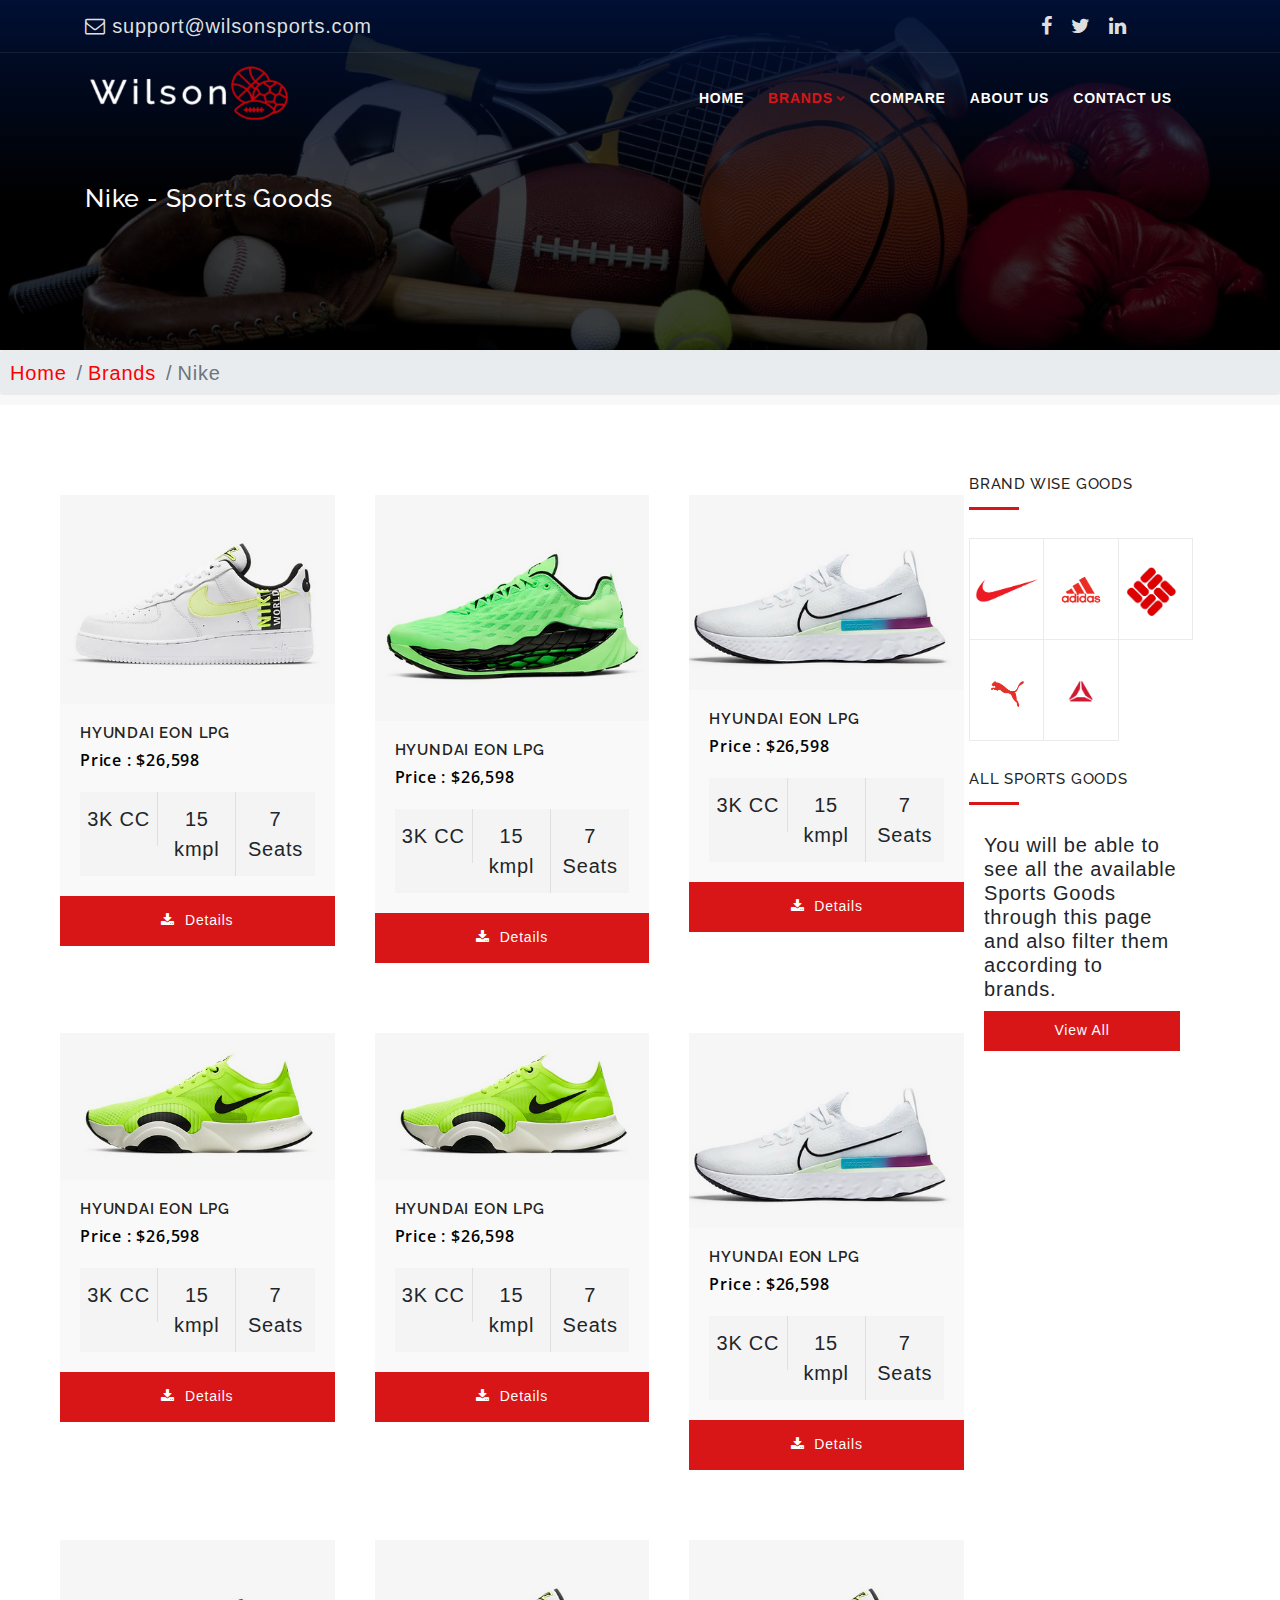
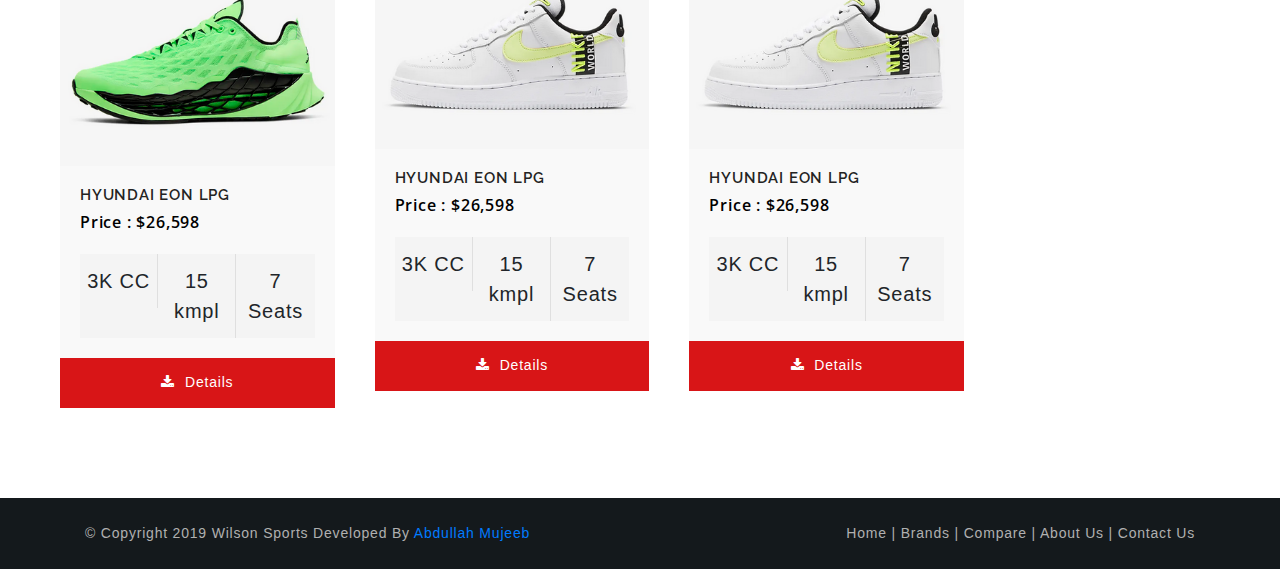
<file: brand-nike.html>
﻿<!DOCTYPE html>

<!--[if IE 7 ]>  <html lang="en-gb" class="isie ie7 oldie no-js"> <![endif]-->
<!--[if IE 8 ]>  <html lang="en-gb" class="isie ie8 oldie no-js"> <![endif]-->
<!--[if IE 9 ]>  <html lang="en-gb" class="isie ie9 no-js"> <![endif]-->
<!-- Meta -->
<html lang="en">

<!-- Mirrored from carzone.dexignlab.com/xhtml/new-car-latest.html by HTTrack Website Copier/3.x [XR&CO'2014], Thu, 05 Dec 2019 19:48:13 GMT -->
<head>
	<meta charset="utf-8">
	<meta http-equiv="X-UA-Compatible" content="IE=edge">
	<meta name="keywords" content="" />
	<meta name="author" content="" />
	<meta name="robots" content="" />
	<meta name="description" content="" />
	<meta name="format-detection" content="telephone=no">
	<!-- Favicons Icon -->
	<link rel="icon" href="images/W.png" type="image/x-icon" />
	<!-- Page Title Here -->
	<title>Wilson Sports Goods</title>
	<!-- Mobile Specific -->
	<meta name="viewport" content="width=device-width, initial-scale=1">
	<!--[if lt IE 9]>
			<script src="js/html5shiv.min.js"></script>
			<script src="js/respond.min.js"></script>
		<![endif]-->
	<!-- Stylesheets -->
	<link rel="stylesheet" type="text/css" href="css/plugins.css">
	<link rel="stylesheet" type="text/css" href="css/style.min.css">
	<link rel="stylesheet" type="text/css" href="css/templete.min.css">
	<link class="skin" rel="stylesheet" type="text/css" href="css/skin/skin-1.css">
	<link rel="stylesheet" href="https://stackpath.bootstrapcdn.com/bootstrap/4.5.2/css/bootstrap.min.css" integrity="sha384-JcKb8q3iqJ61gNV9KGb8thSsNjpSL0n8PARn9HuZOnIxN0hoP+VmmDGMN5t9UJ0Z" crossorigin="anonymous">
	<!-- Google fonts -->
	<link href="https://fonts.googleapis.com/css?family=Montserrat:100,200,300,400,500,600,700,800,900|Open+Sans:300,400,600,700,800|Raleway:100,200,300,400,500,600,700,800,900" rel="stylesheet">
	<style>
		body {
			font-size: 20px;
		}

        .card-container {
            height: auto;
            /*width: 30%;*/
            border-radius: 50px;
            padding: 20px;
        }

        .brand-logo:hover {
			background-color:black;
        }
		.responsive {
			width: 100%;
			height: auto;
		}
        .danger:hover {
            color: red;
        }
        .pagex {
			display:grid;
			grid-template-columns: auto 20vw; 
		}
		.sidebarx{
			position: fixed;
		}
		.mainx{
			grid-column-start: 1;
		}
	</style>
</head>
<body id="bg">

<div class="page-wraper">
<div id="loading-area"></div>
    <!-- header -->
    <header class="site-header header-transparent">
		<div class="top-bar">
			<div class="container">
				<div class="row">
					<div class="dlab-topbar-left col-xs-10">
						<ul>
							<li>
								<a href="mailto:support@wilsonsports.com" class="danger"><i class="fa fa-envelope-o"></i> support@wilsonsports.com</a>
							</li>
						</ul>
					</div>
					<div class="dlab-topbar-right topbar-social col-xs-2">
						<ul>

							<li><a href="https://www.facebook.com/wilsonsportinggoods/" target="_blank" class="site-button-link facebook hover"><i class="fa fa-facebook"></i></a></li>

							<li><a href="https://twitter.com/wilsonsportingg?lang=en" target="_blank" class="site-button-link twitter hover"><i class="fa fa-twitter"></i></a></li>
							<li><a href="https://www.linkedin.com/company/wilson-sporting-goods" target="_blank" class="site-button-link linkedin hover"><i class="fa fa-linkedin"></i></a></li>
						</ul>
					</div>
				</div>
			</div>
		</div>
		<!-- main header -->
        <div class="sticky-header main-bar-wraper">
            <div class="main-bar clearfix ">
                <div class="container clearfix">
                    <!-- website logo -->
                    <div class="logo-header mostion">
						<a href="index.html"><img src="images/luna2.png" class="logo" alt="" ></a>
					</div>
                    <!-- nav toggle button -->
                    <button data-target=".header-nav" data-toggle="collapse" type="button" class="navbar-toggle collapsed" aria-expanded="false" > 
						<i class="fa fa-bars"></i>
					</button>
                    <!-- extra nav -->
                    <div class="extra-nav">
                        <div class="extra-cell">
                            
                        </div>
                    </div>
                    <!-- Quik search -->
                    <div class="dlab-quik-search bg-primary ">
                        <form action="#">
                            <input name="search" value="" type="text" class="form-control" placeholder="Type to search">
                            <span id="quik-search-remove"><i class="fa fa-close"></i></span>
                        </form>
                    </div>
                    <!-- main nav -->
                    <div class="header-nav navbar navbar-expand-lg navbar-light navbar-collapse collapse">	
						<ul class="nav navbar-nav">
							<li><a href="index.html">Home</a>
								
							</li>
							<li  class="active"><a href="brands.html">Brands<i class="fa fa-chevron-down"></i></a>
								<ul class="sub-menu">
									<li><a href="brand-nike.html">Nike</a></li>
									<li><a href="brand-adidas.html">Adidas</a></li>
									<li><a href="brand-columbia.html">Columbia</a></li>
									<li><a href="brand-puma.html">Puma</a></li>
									<li><a href="brand-reebok.html">Reebok</a></li>
								</ul>
							</li>
<li><a href="compare.html">Compare</a>
								
							</li>
							<li ><a href="about-us.html">About Us</a>
								
							</li>
                            <li ><a href="contact-us.html">Contact Us</a>
								
							</li>

								</ul>
							</li>
						</ul>
					</div>
                </div>
            </div>
        </div>
        <!-- main header END -->
    </header>
    <!-- header END -->


    <!-- Content -->
	<div class="page-content">

		<!-- inner page banner -->
		<div class="dlab-bnr-inr overlay-black-middle" style="background-image:url(images/banner/banner1.jpg);">
			<div class="container">
				<div class="dlab-bnr-inr-entry">
					<h1 class="text-white">Nike - Sports Goods</h1>
				</div>
			</div>
		</div>
		<!-- inner page banner END -->
		<!-- Breadcrumb row -->
		<!--<div class="breadcrumb-row">
			<div class="container">
				<--><!--ul class="list-inline">
					<li><a href="index.html">Home</a></li>
					<li><a href="brands.html">Brands</a></li>
					<li><a href="brand-nike.html">Nike</a></li>
				</ul>-->
				<!--<ol class="list-inline">
					<li><a href="index.html" style="color:red">Home</a></li>
					<li><a href="brands.html" style="color:red">Brands</a></li>
					<li class="	active" aria-current="page">Nike</li>
				</ol>
			</div>
		</div>-->

		<nav aria-label="breadcrumb ">
			
			<ol class="breadcrumb">
				<li class="breadcrumb-item"><a href="index.html" style="color:red">Home</a></li>
				<li class="breadcrumb-item"><a href="brands.html" style="color:red">Brands</a></li>
				<li class="breadcrumb-item active" aria-current="page">Nike</li>
			</ol>
		</nav>
		<!-- Breadcrumb row END -->




		<div class="section-full content-inner bg-white">
			<div class="container">
				<div class="row pagex">

					<!-- left part start   //col-sm-8 col-md-8 col-lg-9-->
					<div class=" mainx">
						<div class="row">

							<!-- blog grid  -->
							<div id="masonry" class="dlab-blog-grid-3 row">

								<!--col-lg-4 col-md-6 col-sm-6 col-xs-12-->
								<!--col-sm-12 col-md-3 col-lg-3-->

								<div class="post card-container col-lg-4 col-md-6 col-sm-6 col-xs-12">
									<div class="dlab-feed-list m-b30 text-left">
										<div class="dlab-media">
											<a href="car-details-overview.html"><img src="images\brands\Brands\Nike\Shoes1.PNG" class="responsive" alt=""></a>
										</div>
										<div class="dlab-info text-left">
											<h4 class="dlab-title"><a href="car-details-overview.html">Hyundai EON LPG </a></h4>
											<p class="dlab-price"><span class="text-black">Price : $26,598</span></p>
											<div class="icon-box-btn text-center m-tb20">
												<ul class="clearfix">
													<li>3K CC</li>
													<li>15 kmpl</li>
													<li>7 Seats </li>
												</ul>
											</div>
											<div class="view-seller-dtl">
												<a href="word_files/1.docx" class="site-button btn-block" title="Download Detailed Information"><i class="fa fa-download" style="margin-right:10px;" download></i>Details</a>
											</div>
										</div>
									</div>
								</div>

								

								<div class="post card-container col-lg-4 col-md-6 col-sm-6 col-xs-12">
									<div class="dlab-feed-list m-b30 text-left">
										<div class="dlab-media">
											<a href="car-details-overview.html"><img src="images\brands\Brands\Nike\Shoes2.PNG" class="responsive" alt=""></a>
										</div>
										<div class="dlab-info text-left">
											<h4 class="dlab-title"><a href="car-details-overview.html">Hyundai EON LPG </a></h4>
											<p class="dlab-price"><span class="text-black">Price : $26,598</span></p>
											<div class="icon-box-btn text-center m-tb20">
												<ul class="clearfix">
													<li>3K CC</li>
													<li>15 kmpl</li>
													<li>7 Seats </li>
												</ul>
											</div>
											<div class="view-seller-dtl">
												<a href="word_files/1.docx" class="site-button btn-block" title="Download Detailed Information"><i class="fa fa-download" style="margin-right:10px;" download></i>Details</a>
											</div>
										</div>
									</div>
								</div>

								<div class="post card-container col-lg-4 col-md-6 col-sm-6 col-xs-12">
									<div class="dlab-feed-list m-b30 text-left">
										<div class="dlab-media">
											<a href="car-details-overview.html"><img src="images\brands\Brands\Nike\Shoes3.PNG" class="responsive" alt=""></a>
										</div>
										<div class="dlab-info text-left">
											<h4 class="dlab-title"><a href="car-details-overview.html">Hyundai EON LPG </a></h4>
											<p class="dlab-price"><span class="text-black">Price : $26,598</span></p>
											<div class="icon-box-btn text-center m-tb20">
												<ul class="clearfix">
													<li>3K CC</li>
													<li>15 kmpl</li>
													<li>7 Seats </li>
												</ul>
											</div>
											<div class="view-seller-dtl">
												<a href="word_files/1.docx" class="site-button btn-block" title="Download Detailed Information"><i class="fa fa-download" style="margin-right:10px;" download></i>Details</a>
											</div>
										</div>
									</div>
								</div>

								<div class="post card-container col-lg-4 col-md-6 col-sm-6 col-xs-12">
									<div class="dlab-feed-list m-b30 text-left">
										<div class="dlab-media">
											<a href="car-details-overview.html"><img src="images\brands\Brands\Nike\Shoes4.PNG" class="responsive" alt=""></a>
										</div>
										<div class="dlab-info text-left">
											<h4 class="dlab-title"><a href="car-details-overview.html">Hyundai EON LPG </a></h4>
											<p class="dlab-price"><span class="text-black">Price : $26,598</span></p>
											<div class="icon-box-btn text-center m-tb20">
												<ul class="clearfix">
													<li>3K CC</li>
													<li>15 kmpl</li>
													<li>7 Seats </li>
												</ul>
											</div>
											<div class="view-seller-dtl">
												<a href="word_files/1.docx" class="site-button btn-block" title="Download Detailed Information"><i class="fa fa-download" style="margin-right:10px;" download></i>Details</a>
											</div>
										</div>
									</div>
								</div>

								<div class="post card-container col-lg-4 col-md-6 col-sm-6 col-xs-12">
									<div class="dlab-feed-list m-b30 text-left">
										<div class="dlab-media">
											<a href="car-details-overview.html"><img src="images\brands\Brands\Nike\Shoes4.PNG" class="responsive" alt=""></a>
										</div>
										<div class="dlab-info text-left">
											<h4 class="dlab-title"><a href="car-details-overview.html">Hyundai EON LPG </a></h4>
											<p class="dlab-price"><span class="text-black">Price : $26,598</span></p>
											<div class="icon-box-btn text-center m-tb20">
												<ul class="clearfix">
													<li>3K CC</li>
													<li>15 kmpl</li>
													<li>7 Seats </li>
												</ul>
											</div>
											<div class="view-seller-dtl">
												<a href="word_files/1.docx" class="site-button btn-block" title="Download Detailed Information"><i class="fa fa-download" style="margin-right:10px;" download></i>Details</a>
											</div>
										</div>
									</div>
								</div>

								<div class="post card-container col-lg-4 col-md-6 col-sm-6 col-xs-12">
									<div class="dlab-feed-list m-b30 text-left">
										<div class="dlab-media">
											<a href="car-details-overview.html"><img src="images\brands\Brands\Nike\Shoes3.PNG" class="responsive" alt=""></a>
										</div>
										<div class="dlab-info text-left">
											<h4 class="dlab-title"><a href="car-details-overview.html">Hyundai EON LPG </a></h4>
											<p class="dlab-price"><span class="text-black">Price : $26,598</span></p>
											<div class="icon-box-btn text-center m-tb20">
												<ul class="clearfix">
													<li>3K CC</li>
													<li>15 kmpl</li>
													<li>7 Seats </li>
												</ul>
											</div>
											<div class="view-seller-dtl">
												<a href="word_files/1.docx" class="site-button btn-block" title="Download Detailed Information"><i class="fa fa-download" style="margin-right:10px;" download></i>Details</a>
											</div>
										</div>
									</div>
								</div>

								<div class="post card-container col-lg-4 col-md-6 col-sm-6 col-xs-12">
									<div class="dlab-feed-list m-b30 text-left">
										<div class="dlab-media">
											<a href="car-details-overview.html"><img src="images\brands\Brands\Nike\Shoes2.PNG" class="responsive" alt=""></a>
										</div>
										<div class="dlab-info text-left">
											<h4 class="dlab-title"><a href="car-details-overview.html">Hyundai EON LPG </a></h4>
											<p class="dlab-price"><span class="text-black">Price : $26,598</span></p>
											<div class="icon-box-btn text-center m-tb20">
												<ul class="clearfix">
													<li>3K CC</li>
													<li>15 kmpl</li>
													<li>7 Seats </li>
												</ul>
											</div>
											<div class="view-seller-dtl">
												<a href="word_files/1.docx" class="site-button btn-block" title="Download Detailed Information"><i class="fa fa-download" style="margin-right:10px;" download></i>Details</a>
											</div>
										</div>
									</div>
								</div>

								<div class="post card-container col-lg-4 col-md-6 col-sm-6 col-xs-12">
									<div class="dlab-feed-list m-b30 text-left">
										<div class="dlab-media">
											<a href="car-details-overview.html"><img src="images\brands\Brands\Nike\Shoes1.PNG" class="responsive" alt=""></a>
										</div>
										<div class="dlab-info text-left">
											<h4 class="dlab-title"><a href="car-details-overview.html">Hyundai EON LPG </a></h4>
											<p class="dlab-price"><span class="text-black">Price : $26,598</span></p>
											<div class="icon-box-btn text-center m-tb20">
												<ul class="clearfix">
													<li>3K CC</li>
													<li>15 kmpl</li>
													<li>7 Seats </li>
												</ul>
											</div>
											<div class="view-seller-dtl">
												<a href="word_files/1.docx" class="site-button btn-block" title="Download Detailed Information"><i class="fa fa-download" style="margin-right:10px;" download></i>Details</a>
											</div>
										</div>
									</div>
								</div>

								<div class="post card-container col-lg-4 col-md-6 col-sm-6 col-xs-12">
									<div class="dlab-feed-list m-b30 text-left">
										<div class="dlab-media">
											<a href="car-details-overview.html"><img src="images\brands\Brands\Nike\Shoes1.PNG" class="responsive" alt=""></a>
										</div>
										<div class="dlab-info text-left">
											<h4 class="dlab-title"><a href="car-details-overview.html">Hyundai EON LPG </a></h4>
											<p class="dlab-price"><span class="text-black">Price : $26,598</span></p>
											<div class="icon-box-btn text-center m-tb20">
												<ul class="clearfix">
													<li>3K CC</li>
													<li>15 kmpl</li>
													<li>7 Seats </li>
												</ul>
											</div>
											<div class="view-seller-dtl">
												<a href="word_files/1.docx" class="site-button btn-block" title="Download Detailed Information"><i class="fa fa-download" style="margin-right:10px;" download></i>Details</a>
											</div>
										</div>
									</div>
								</div>

							</div>
							<!-- blog grid END -->

						</div>
						<!--<div class="modal fade lead-form-modal" id="car-details" tabindex="-1" role="dialog">
			<div class="modal-dialog" role="document">
				<div class="modal-content">
					<button type="button" class="close" data-dismiss="modal" aria-label="Close">
						<span aria-hidden="true">&times;</span>
					</button>
					<div class="modal-body clearfix">
						<div class="pull-letf max-width-300"></div>
						<div class="lead-form">
							<form>
								<h3 class="m-t0">Personal Details</h3>
								<div class="form-group">
									<input value="" class="form-control" placeholder="Name" />
								</div>
								<div class="form-group">
									<input value="" class="form-control" placeholder="Mobile Number" />
								</div>
								<div class="clearfix">
									<button type="button" class="btn-primary site-button btn-block">Submit </button>
								</div>
							</form>
						</div>
					</div>
				</div>
			</div>
		</div>-->
					</div>
					<!-- left part END -->
					<!-- Side bar start -->
					<!--col-sm-4 col-md-4 col-lg-3  ///col-sm-4 col-md-4 col-lg-3 sticky-top position-sticky  /// sidebarx  position-sticky -->
					<div class="col-sm-12 col-md-4 col-lg-12">
						<aside class="side-bar">


							<div class="widget client-logo-wg  clearfix">
								<!--widget client-logo-wg clearfix-->
								<h4 class="widget-title">Brand wise Goods</h4><!--widget-title-->
								<ul>
									<li class="brand-logo">
										<a href="brand-nike.html"><img src="images/our-work/nike.png" alt="" /></a>
									</li>
									<li class="brand-logo">
										<a href="brand-adidas.html"><img src="images/our-work/adidas.png" alt="" /></a>
									</li>
									<li class="brand-logo">
										<a href="brand-columbia.html"><img src="images/our-work/columbia.png" style="width:50px; margin-left:10%;" alt="" /></a>
									</li>


									<li class="brand-logo">
										<a href="brand-puma.html"><img src="images/our-work/puma.png" alt="" /></a>
									</li>
									<li class="brand-logo">
										<a href="brand-reebok.html"><img src="images/our-work/reebok.png" alt="" /></a>
									</li>

								</ul>
							</div>
							<div class="widget client-logo-wg clearfix">
								<h4 class="widget-title">All Sports Goods</h4>

								<div class="col-md-3 col-sm-3 col-lg-12">
									<p>You will be able to see all the available Sports Goods through this page and also filter them according to brands.</p>
									<a class="site-button btn-block" href="brands.html">View All</a>
								</div>
							</div>
						</aside>
					</div>
					<!-- Side bar END -->
				</div>
			</div>
		</div>
	</div>
    <!-- Content END-->
	    <!-- Footer -->
    <footer class="site-footer">
       
        <!-- footer bottom part -->
        <div class="footer-bottom">
            <div class="container">
                <div class="row">
                    <div class="col-md-6 col-sm-6 text-left"> © Copyright 2019 Wilson Sports Developed By <span class="text-primary"> Abdullah Mujeeb</span> </div>
                    <div class="col-md-6 col-sm-6 text-right "> 
                    <a href="index.html"> Home</a> |
                    <a href="brands.html"> Brands </a> |
<a href="compare.html"> Compare </a> |
						<a href="about-us.html"> About Us</a> | 
						<a href="contact-us.html"> Contact Us</a> 
						
					</div>
                </div>
            </div>
        </div>
    </footer>
    <!-- Footer END-->
    <button class="scroltop fa fa-chevron-up" ></button>
</div>
<!-- JavaScript  files ========================================= -->
<script  src="js/jquery.min.js"></script>
<!-- jquery.min js -->
<script  src="js/bootstrap.min.js"></script>
<!-- bootstrap.min js -->
<script  src="js/bootstrap-select.min.js"></script>
<!-- Form js -->
<script  src="js/jquery.bootstrap-touchspin.js"></script>
<!-- Form js -->
<script  src="js/magnific-popup.js"></script>
<!-- magnific-popup js -->
<script  src="js/waypoints-min.js"></script>
<!-- waypoints js -->
<script  src="js/counterup.min.js"></script>
<!-- counterup js -->
<script src="js/imagesloaded.js"></script>
<!-- masonry  -->
<script src="js/masonry-3.1.4.js"></script>
<!-- masonry  -->
<script src="js/masonry.filter.js"></script>
<!-- masonry  -->
<script  src="js/owl.carousel.js"></script>
<!-- OWL  Slider  -->
<script src="plugins/rangeslider/rangeslider.js" ></script>
<!-- rangeslider fuctions -->
<script src="js/jquery.searchable-1.0.0.min.js"></script>
<!-- searchable fuctions -->
<script  src="js/dz.carousel.min.js"></script>
<!-- sortcode fuctions  -->
<script  src="js/dz.ajax.js"></script>
<!-- dz ajax fuctions  -->

<script src="js/modernizr.custom.js"></script>
<script src="js/jquery.hoverdir.js"></script>	
<script  src="js/custom.min.js"></script>
</body>

<!-- Mirrored from carzone.dexignlab.com/xhtml/new-car-latest.html by HTTrack Website Copier/3.x [XR&CO'2014], Thu, 05 Dec 2019 19:48:13 GMT -->
</html>
</file>
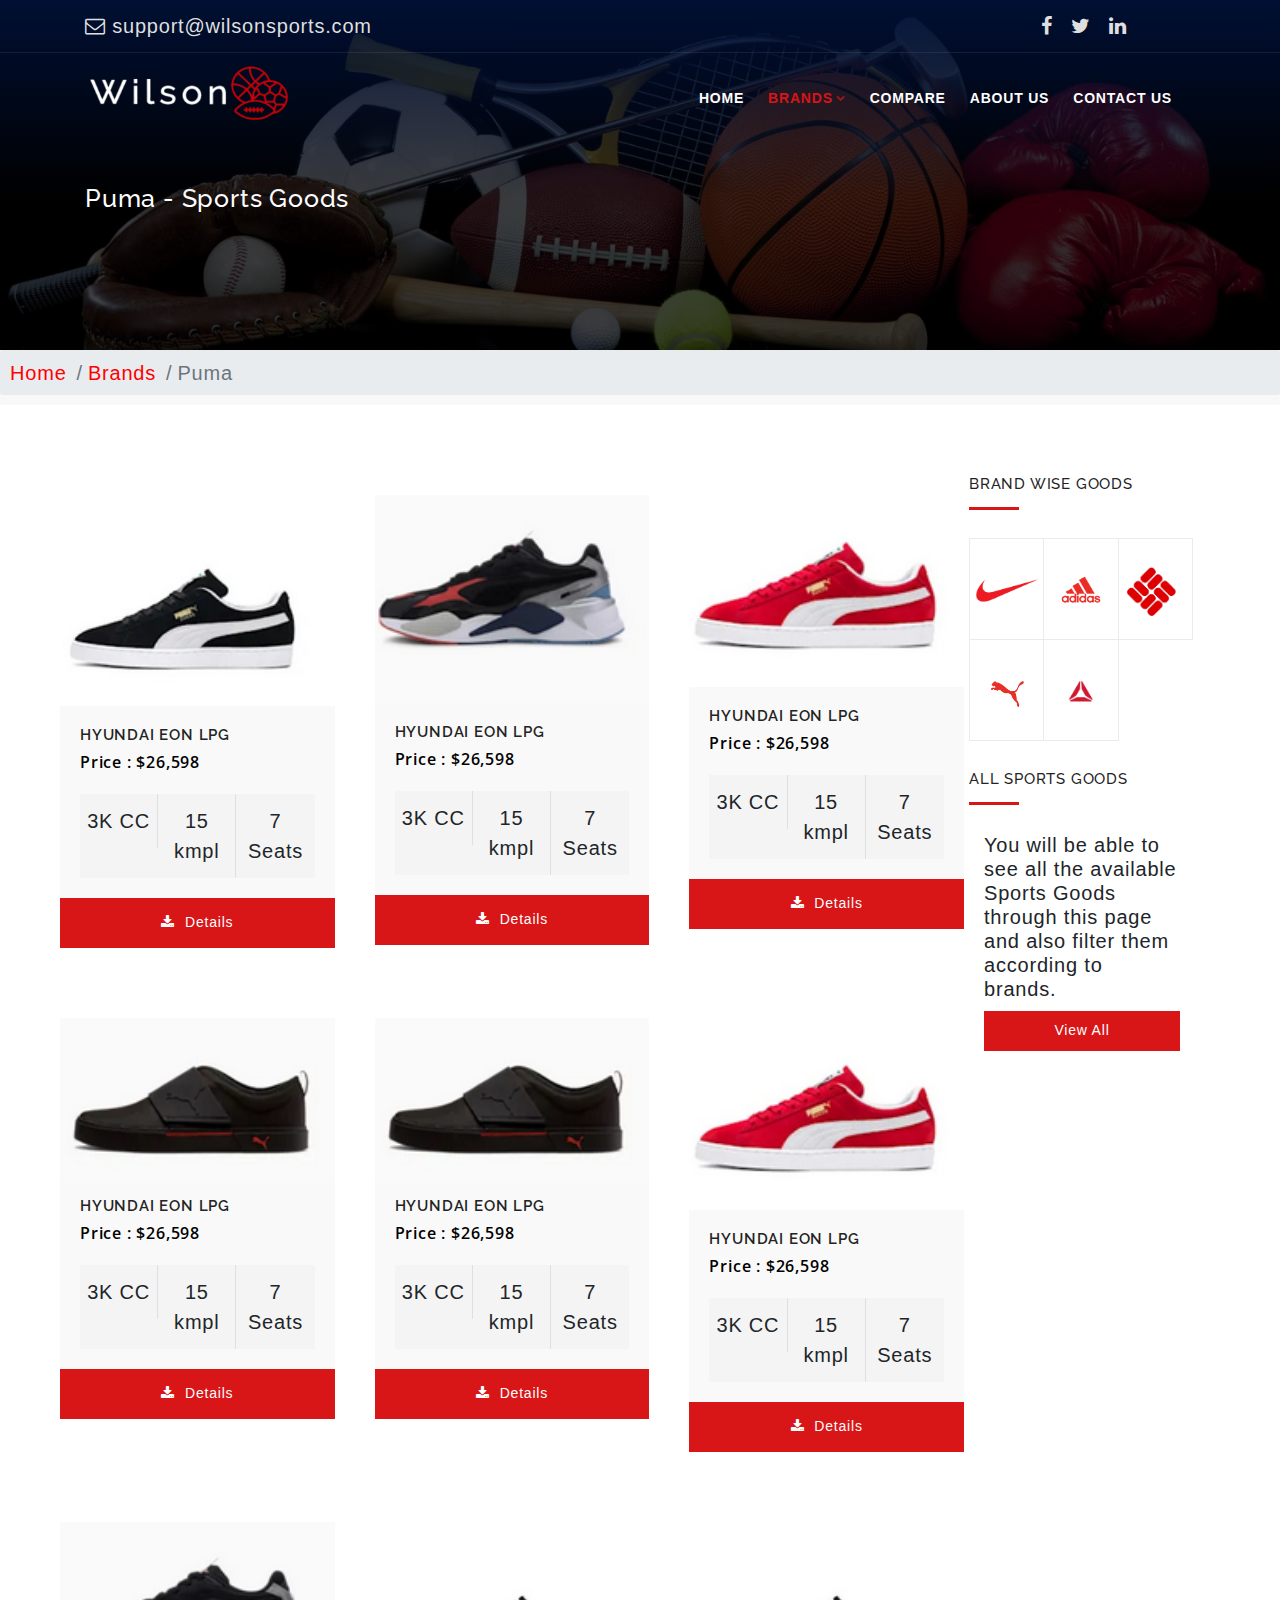
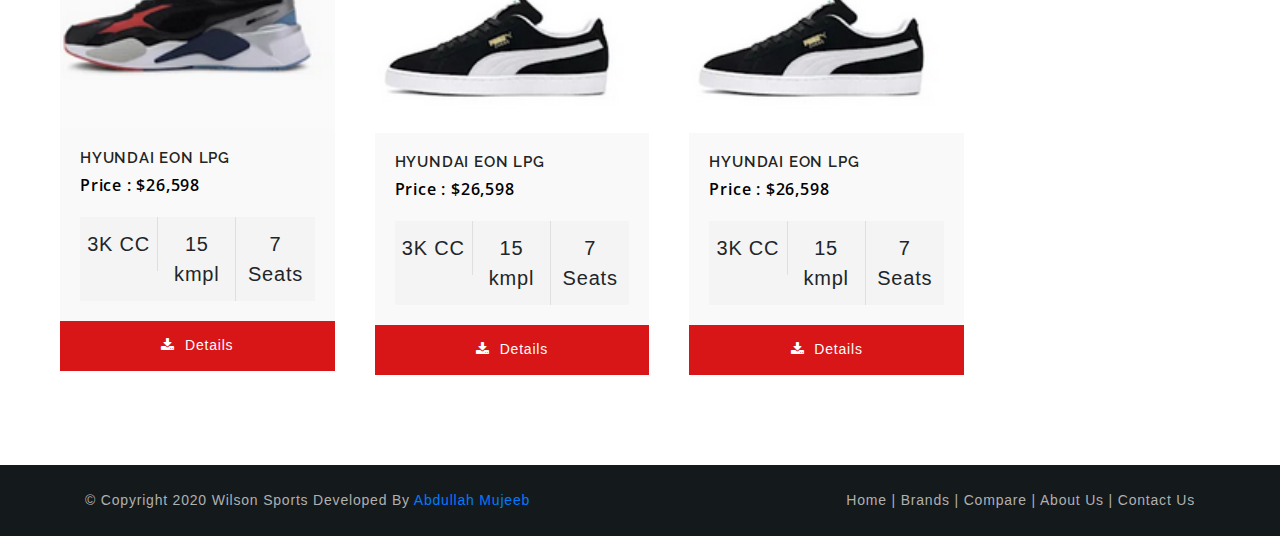
<file: brand-puma.html>
﻿<!DOCTYPE html>

<!--[if IE 7 ]>  <html lang="en-gb" class="isie ie7 oldie no-js"> <![endif]-->
<!--[if IE 8 ]>  <html lang="en-gb" class="isie ie8 oldie no-js"> <![endif]-->
<!--[if IE 9 ]>  <html lang="en-gb" class="isie ie9 no-js"> <![endif]-->
<!-- Meta -->
<html lang="en">

<!-- Mirrored from carzone.dexignlab.com/xhtml/new-car-latest.html by HTTrack Website Copier/3.x [XR&CO'2014], Thu, 05 Dec 2019 19:48:13 GMT -->
<head>
	<meta charset="utf-8">
	<meta http-equiv="X-UA-Compatible" content="IE=edge">
	<meta name="keywords" content="" />
	<meta name="author" content="" />
	<meta name="robots" content="" />
	<meta name="description" content="" />
	<meta name="format-detection" content="telephone=no">
	<!-- Favicons Icon -->
	<link rel="icon" href="images/W.png" type="image/x-icon" />
	<!-- Page Title Here -->
	<title>Wilson Sports Goods</title>
	<!-- Mobile Specific -->
	<meta name="viewport" content="width=device-width, initial-scale=1">
	<!--[if lt IE 9]>
			<script src="js/html5shiv.min.js"></script>
			<script src="js/respond.min.js"></script>
		<![endif]-->
	<!-- Stylesheets -->
	<link rel="stylesheet" type="text/css" href="css/plugins.css">
	<link rel="stylesheet" type="text/css" href="css/style.min.css">
	<link rel="stylesheet" type="text/css" href="css/templete.min.css">
	<link class="skin" rel="stylesheet" type="text/css" href="css/skin/skin-1.css">
	<link rel="stylesheet" href="https://stackpath.bootstrapcdn.com/bootstrap/4.5.2/css/bootstrap.min.css" integrity="sha384-JcKb8q3iqJ61gNV9KGb8thSsNjpSL0n8PARn9HuZOnIxN0hoP+VmmDGMN5t9UJ0Z" crossorigin="anonymous">
	<!-- Google fonts -->
	<link href="https://fonts.googleapis.com/css?family=Montserrat:100,200,300,400,500,600,700,800,900|Open+Sans:300,400,600,700,800|Raleway:100,200,300,400,500,600,700,800,900" rel="stylesheet">
	<style>
		body {
			font-size: 20px;
		}

        .card-container {
            height: auto;
            /*width: 30%;*/
            border-radius: 50px;
            padding: 20px;
        }

        .brand-logo:hover {
			background-color:black;
        }
		.responsive {
			width: 100%;
			height: auto;
		}
        .danger:hover {
            color: red;
        }
        .pagex {
			display:grid;
			grid-template-columns: auto 20vw; 
		}
		.sidebarx{
			position: fixed;
		}
		.mainx{
			grid-column-start: 1;
		}
	</style>
</head>
<body id="bg">

<div class="page-wraper">
<div id="loading-area"></div>
    <!-- header -->
    <header class="site-header header-transparent">
		<div class="top-bar">
			<div class="container">
				<div class="row">
					<div class="dlab-topbar-left col-xs-10">
						<ul>
							<li>
								<a href="mailto:support@wilsonsports.com" class="danger"><i class="fa fa-envelope-o"></i> support@wilsonsports.com</a>
							</li>
						</ul>
					</div>
					<div class="dlab-topbar-right topbar-social col-xs-2">
						<ul>

							<li><a href="https://www.facebook.com/wilsonsportinggoods/" target="_blank" class="site-button-link facebook hover"><i class="fa fa-facebook"></i></a></li>

							<li><a href="https://twitter.com/wilsonsportingg?lang=en" target="_blank" class="site-button-link twitter hover"><i class="fa fa-twitter"></i></a></li>
							<li><a href="https://www.linkedin.com/company/wilson-sporting-goods" target="_blank" class="site-button-link linkedin hover"><i class="fa fa-linkedin"></i></a></li>
						</ul>
					</div>
				</div>
			</div>
		</div>
		<!-- main header -->
        <div class="sticky-header main-bar-wraper">
            <div class="main-bar clearfix ">
                <div class="container clearfix">
                    <!-- website logo -->
                    <div class="logo-header mostion">
						<a href="index.html"><img src="images/luna2.png" class="logo" alt="" ></a>
					</div>
                    <!-- nav toggle button -->
                    <button data-target=".header-nav" data-toggle="collapse" type="button" class="navbar-toggle collapsed" aria-expanded="false" > 
						<i class="fa fa-bars"></i>
					</button>
                    <!-- extra nav -->
                    <div class="extra-nav">
                        <div class="extra-cell">
                            
                        </div>
                    </div>
                    <!-- Quik search -->
                    <div class="dlab-quik-search bg-primary ">
                        <form action="#">
                            <input name="search" value="" type="text" class="form-control" placeholder="Type to search">
                            <span id="quik-search-remove"><i class="fa fa-close"></i></span>
                        </form>
                    </div>
                    <!-- main nav -->
                    <div class="header-nav navbar navbar-expand-lg navbar-light navbar-collapse collapse">	
						<ul class="nav navbar-nav">
							<li><a href="index.html">Home</a>
								
							</li>
							<li  class="active"><a href="brands.html">Brands<i class="fa fa-chevron-down"></i></a>
								<ul class="sub-menu">
									<li><a href="brand-nike.html">Nike</a></li>
									<li><a href="brand-adidas.html">Adidas</a></li>
									<li><a href="brand-columbia.html">Columbia</a></li>
									<li><a href="brand-puma.html">Puma</a></li>
									<li><a href="brand-reebok.html">Reebok</a></li>
								</ul>
							</li>
<li><a href="compare.html">Compare</a>
								
							</li>
							<li ><a href="about-us.html">About Us</a>
								
							</li>
                            <li ><a href="contact-us.html">Contact Us</a>
								
							</li>

								</ul>
							</li>
						</ul>
					</div>
                </div>
            </div>
        </div>
        <!-- main header END -->
    </header>
    <!-- header END -->


    <!-- Content -->
	<div class="page-content">

		<!-- inner page banner -->
		<div class="dlab-bnr-inr overlay-black-middle" style="background-image:url(images/banner/banner1.jpg);">
			<div class="container">
				<div class="dlab-bnr-inr-entry">
					<h1 class="text-white">Puma - Sports Goods</h1>
				</div>
			</div>
		</div>
		<!-- inner page banner END -->
		<!-- Breadcrumb row -->
		<!--<div class="breadcrumb-row">
			<div class="container">
				<--><!--ul class="list-inline">
					<li><a href="index.html">Home</a></li>
					<li><a href="brands.html">Brands</a></li>
					<li><a href="brand-nike.html">Nike</a></li>
				</ul>-->
				<!--<ol class="list-inline">
					<li><a href="index.html" style="color:red">Home</a></li>
					<li><a href="brands.html" style="color:red">Brands</a></li>
					<li class="	active" aria-current="page">Nike</li>
				</ol>
			</div>
		</div>-->

		<nav aria-label="breadcrumb ">
			
			<ol class="breadcrumb">
				<li class="breadcrumb-item"><a href="index.html" style="color:red">Home</a></li>
				<li class="breadcrumb-item"><a href="brands.html" style="color:red">Brands</a></li>
				<li class="breadcrumb-item active" aria-current="page">Puma</li>
			</ol>
		</nav>
		<!-- Breadcrumb row END -->




		<div class="section-full content-inner bg-white">
			<div class="container">
				<div class="row pagex">

					<!-- left part start   //col-sm-8 col-md-8 col-lg-9-->
					<div class=" mainx">
						<div class="row">

							<!-- blog grid  -->
							<div id="masonry" class="dlab-blog-grid-3 row">

								<!--col-lg-4 col-md-6 col-sm-6 col-xs-12-->
								<!--col-sm-12 col-md-3 col-lg-3-->

								<div class="post card-container col-lg-4 col-md-6 col-sm-6 col-xs-12">
									<div class="dlab-feed-list m-b30 text-left">
										<div class="dlab-media">
											<a href="car-details-overview.html"><img src="images\brands\Brands\Puma\Shoes1.PNG" class="responsive" alt=""></a>
										</div>
										<div class="dlab-info text-left">
											<h4 class="dlab-title"><a href="car-details-overview.html">Hyundai EON LPG </a></h4>
											<p class="dlab-price"><span class="text-black">Price : $26,598</span></p>
											<div class="icon-box-btn text-center m-tb20">
												<ul class="clearfix">
													<li>3K CC</li>
													<li>15 kmpl</li>
													<li>7 Seats </li>
												</ul>
											</div>
											<div class="view-seller-dtl">
												<a href="word_files/1.docx" class="site-button btn-block" title="Download Detailed Information"><i class="fa fa-download" style="margin-right:10px;" download></i>Details</a>
											</div>
										</div>
									</div>
								</div>

								

								<div class="post card-container col-lg-4 col-md-6 col-sm-6 col-xs-12">
									<div class="dlab-feed-list m-b30 text-left">
										<div class="dlab-media">
											<a href="car-details-overview.html"><img src="images\brands\Brands\Puma\Shoes2.PNG" class="responsive" alt=""></a>
										</div>
										<div class="dlab-info text-left">
											<h4 class="dlab-title"><a href="car-details-overview.html">Hyundai EON LPG </a></h4>
											<p class="dlab-price"><span class="text-black">Price : $26,598</span></p>
											<div class="icon-box-btn text-center m-tb20">
												<ul class="clearfix">
													<li>3K CC</li>
													<li>15 kmpl</li>
													<li>7 Seats </li>
												</ul>
											</div>
											<div class="view-seller-dtl">
												<a href="word_files/1.docx" class="site-button btn-block" title="Download Detailed Information"><i class="fa fa-download" style="margin-right:10px;" download></i>Details</a>
											</div>
										</div>
									</div>
								</div>

								<div class="post card-container col-lg-4 col-md-6 col-sm-6 col-xs-12">
									<div class="dlab-feed-list m-b30 text-left">
										<div class="dlab-media">
											<a href="car-details-overview.html"><img src="images\brands\Brands\Puma\Shoes3.PNG" class="responsive" alt=""></a>
										</div>
										<div class="dlab-info text-left">
											<h4 class="dlab-title"><a href="car-details-overview.html">Hyundai EON LPG </a></h4>
											<p class="dlab-price"><span class="text-black">Price : $26,598</span></p>
											<div class="icon-box-btn text-center m-tb20">
												<ul class="clearfix">
													<li>3K CC</li>
													<li>15 kmpl</li>
													<li>7 Seats </li>
												</ul>
											</div>
											<div class="view-seller-dtl">
												<a href="word_files/1.docx" class="site-button btn-block" title="Download Detailed Information"><i class="fa fa-download" style="margin-right:10px;" download></i>Details</a>
											</div>
										</div>
									</div>
								</div>

								<div class="post card-container col-lg-4 col-md-6 col-sm-6 col-xs-12">
									<div class="dlab-feed-list m-b30 text-left">
										<div class="dlab-media">
											<a href="car-details-overview.html"><img src="images\brands\Brands\Puma\Shoes4.PNG" class="responsive" alt=""></a>
										</div>
										<div class="dlab-info text-left">
											<h4 class="dlab-title"><a href="car-details-overview.html">Hyundai EON LPG </a></h4>
											<p class="dlab-price"><span class="text-black">Price : $26,598</span></p>
											<div class="icon-box-btn text-center m-tb20">
												<ul class="clearfix">
													<li>3K CC</li>
													<li>15 kmpl</li>
													<li>7 Seats </li>
												</ul>
											</div>
											<div class="view-seller-dtl">
												<a href="word_files/1.docx" class="site-button btn-block" title="Download Detailed Information"><i class="fa fa-download" style="margin-right:10px;" download></i>Details</a>
											</div>
										</div>
									</div>
								</div>

								<div class="post card-container col-lg-4 col-md-6 col-sm-6 col-xs-12">
									<div class="dlab-feed-list m-b30 text-left">
										<div class="dlab-media">
											<a href="car-details-overview.html"><img src="images\brands\Brands\Puma\Shoes4.PNG" class="responsive" alt=""></a>
										</div>
										<div class="dlab-info text-left">
											<h4 class="dlab-title"><a href="car-details-overview.html">Hyundai EON LPG </a></h4>
											<p class="dlab-price"><span class="text-black">Price : $26,598</span></p>
											<div class="icon-box-btn text-center m-tb20">
												<ul class="clearfix">
													<li>3K CC</li>
													<li>15 kmpl</li>
													<li>7 Seats </li>
												</ul>
											</div>
											<div class="view-seller-dtl">
												<a href="word_files/1.docx" class="site-button btn-block" title="Download Detailed Information"><i class="fa fa-download" style="margin-right:10px;" download></i>Details</a>
											</div>
										</div>
									</div>
								</div>

								<div class="post card-container col-lg-4 col-md-6 col-sm-6 col-xs-12">
									<div class="dlab-feed-list m-b30 text-left">
										<div class="dlab-media">
											<a href="car-details-overview.html"><img src="images\brands\Brands\Puma\Shoes3.PNG" class="responsive" alt=""></a>
										</div>
										<div class="dlab-info text-left">
											<h4 class="dlab-title"><a href="car-details-overview.html">Hyundai EON LPG </a></h4>
											<p class="dlab-price"><span class="text-black">Price : $26,598</span></p>
											<div class="icon-box-btn text-center m-tb20">
												<ul class="clearfix">
													<li>3K CC</li>
													<li>15 kmpl</li>
													<li>7 Seats </li>
												</ul>
											</div>
											<div class="view-seller-dtl">
												<a href="word_files/1.docx" class="site-button btn-block" title="Download Detailed Information"><i class="fa fa-download" style="margin-right:10px;" download></i>Details</a>
											</div>
										</div>
									</div>
								</div>

								<div class="post card-container col-lg-4 col-md-6 col-sm-6 col-xs-12">
									<div class="dlab-feed-list m-b30 text-left">
										<div class="dlab-media">
											<a href="car-details-overview.html"><img src="images\brands\Brands\Puma\Shoes2.PNG" class="responsive" alt=""></a>
										</div>
										<div class="dlab-info text-left">
											<h4 class="dlab-title"><a href="car-details-overview.html">Hyundai EON LPG </a></h4>
											<p class="dlab-price"><span class="text-black">Price : $26,598</span></p>
											<div class="icon-box-btn text-center m-tb20">
												<ul class="clearfix">
													<li>3K CC</li>
													<li>15 kmpl</li>
													<li>7 Seats </li>
												</ul>
											</div>
											<div class="view-seller-dtl">
												<a href="word_files/1.docx" class="site-button btn-block" title="Download Detailed Information"><i class="fa fa-download" style="margin-right:10px;" download></i>Details</a>
											</div>
										</div>
									</div>
								</div>

								<div class="post card-container col-lg-4 col-md-6 col-sm-6 col-xs-12">
									<div class="dlab-feed-list m-b30 text-left">
										<div class="dlab-media">
											<a href="car-details-overview.html"><img src="images\brands\Brands\Puma\Shoes1.PNG" class="responsive" alt=""></a>
										</div>
										<div class="dlab-info text-left">
											<h4 class="dlab-title"><a href="car-details-overview.html">Hyundai EON LPG </a></h4>
											<p class="dlab-price"><span class="text-black">Price : $26,598</span></p>
											<div class="icon-box-btn text-center m-tb20">
												<ul class="clearfix">
													<li>3K CC</li>
													<li>15 kmpl</li>
													<li>7 Seats </li>
												</ul>
											</div>
											<div class="view-seller-dtl">
												<a href="word_files/1.docx" class="site-button btn-block" title="Download Detailed Information"><i class="fa fa-download" style="margin-right:10px;" download></i>Details</a>
											</div>
										</div>
									</div>
								</div>

								<div class="post card-container col-lg-4 col-md-6 col-sm-6 col-xs-12">
									<div class="dlab-feed-list m-b30 text-left">
										<div class="dlab-media">
											<a href="car-details-overview.html"><img src="images\brands\Brands\Puma\Shoes1.PNG" class="responsive" alt=""></a>
										</div>
										<div class="dlab-info text-left">
											<h4 class="dlab-title"><a href="car-details-overview.html">Hyundai EON LPG </a></h4>
											<p class="dlab-price"><span class="text-black">Price : $26,598</span></p>
											<div class="icon-box-btn text-center m-tb20">
												<ul class="clearfix">
													<li>3K CC</li>
													<li>15 kmpl</li>
													<li>7 Seats </li>
												</ul>
											</div>
											<div class="view-seller-dtl">
												<a href="word_files/1.docx" class="site-button btn-block" title="Download Detailed Information"><i class="fa fa-download" style="margin-right:10px;" download></i>Details</a>
											</div>
										</div>
									</div>
								</div>

							</div>
							<!-- blog grid END -->

						</div>
						<!--<div class="modal fade lead-form-modal" id="car-details" tabindex="-1" role="dialog">
			<div class="modal-dialog" role="document">
				<div class="modal-content">
					<button type="button" class="close" data-dismiss="modal" aria-label="Close">
						<span aria-hidden="true">&times;</span>
					</button>
					<div class="modal-body clearfix">
						<div class="pull-letf max-width-300"></div>
						<div class="lead-form">
							<form>
								<h3 class="m-t0">Personal Details</h3>
								<div class="form-group">
									<input value="" class="form-control" placeholder="Name" />
								</div>
								<div class="form-group">
									<input value="" class="form-control" placeholder="Mobile Number" />
								</div>
								<div class="clearfix">
									<button type="button" class="btn-primary site-button btn-block">Submit </button>
								</div>
							</form>
						</div>
					</div>
				</div>
			</div>
		</div>-->
					</div>
					<!-- left part END -->
					<!-- Side bar start -->
					<!--col-sm-4 col-md-4 col-lg-3  ///col-sm-4 col-md-4 col-lg-3 sticky-top position-sticky  /// sidebarx  position-sticky -->
					<div class="col-sm-12 col-md-4 col-lg-12">
						<aside class="side-bar">


							<div class="widget client-logo-wg  clearfix">
								<!--widget client-logo-wg clearfix-->
								<h4 class="widget-title">Brand wise Goods</h4><!--widget-title-->
								<ul>
									<li class="brand-logo">
										<a href="brand-nike.html"><img src="images/our-work/nike.png" alt="" /></a>
									</li>
									<li class="brand-logo">
										<a href="brand-adidas.html"><img src="images/our-work/adidas.png" alt="" /></a>
									</li>
									<li class="brand-logo">
										<a href="brand-columbia.html"><img src="images/our-work/columbia.png" style="width:50px; margin-left:10%;" alt="" /></a>
									</li>


									<li class="brand-logo">
										<a href="brand-puma.html"><img src="images/our-work/puma.png" alt="" /></a>
									</li>
									<li class="brand-logo">
										<a href="brand-reebok.html"><img src="images/our-work/reebok.png" alt="" /></a>
									</li>

								</ul>
							</div>
							<div class="widget client-logo-wg clearfix">
								<h4 class="widget-title">All Sports Goods</h4>

								<div class="col-md-3 col-sm-3 col-lg-12">
									<p>You will be able to see all the available Sports Goods through this page and also filter them according to brands.</p>
									<a class="site-button btn-block" href="brands.html">View All</a>
								</div>
							</div>
						</aside>
					</div>
					<!-- Side bar END -->
				</div>
			</div>
		</div>
	</div>
    <!-- Content END-->
	    <!-- Footer -->
    <footer class="site-footer">
       
        <!-- footer bottom part -->
        <div class="footer-bottom">
            <div class="container">
                <div class="row">
                    <div class="col-md-6 col-sm-6 text-left"> © Copyright 2020 Wilson Sports Developed By <span class="text-primary"> Abdullah Mujeeb</span> </div>
                    <div class="col-md-6 col-sm-6 text-right "> 
                    <a href="index.html"> Home</a> |
                    <a href="brands.html"> Brands </a> |
<a href="compare.html"> Compare </a> |
						<a href="about-us.html"> About Us</a> | 
						<a href="contact-us.html"> Contact Us</a> 
						
					</div>
                </div>
            </div>
        </div>
    </footer>
    <!-- Footer END-->
    <button class="scroltop fa fa-chevron-up" ></button>
</div>
<!-- JavaScript  files ========================================= -->
<script  src="js/jquery.min.js"></script>
<!-- jquery.min js -->
<script  src="js/bootstrap.min.js"></script>
<!-- bootstrap.min js -->
<script  src="js/bootstrap-select.min.js"></script>
<!-- Form js -->
<script  src="js/jquery.bootstrap-touchspin.js"></script>
<!-- Form js -->
<script  src="js/magnific-popup.js"></script>
<!-- magnific-popup js -->
<script  src="js/waypoints-min.js"></script>
<!-- waypoints js -->
<script  src="js/counterup.min.js"></script>
<!-- counterup js -->
<script src="js/imagesloaded.js"></script>
<!-- masonry  -->
<script src="js/masonry-3.1.4.js"></script>
<!-- masonry  -->
<script src="js/masonry.filter.js"></script>
<!-- masonry  -->
<script  src="js/owl.carousel.js"></script>
<!-- OWL  Slider  -->
<script src="plugins/rangeslider/rangeslider.js" ></script>
<!-- rangeslider fuctions -->
<script src="js/jquery.searchable-1.0.0.min.js"></script>
<!-- searchable fuctions -->
<script  src="js/dz.carousel.min.js"></script>
<!-- sortcode fuctions  -->
<script  src="js/dz.ajax.js"></script>
<!-- dz ajax fuctions  -->

<script src="js/modernizr.custom.js"></script>
<script src="js/jquery.hoverdir.js"></script>	
<script  src="js/custom.min.js"></script>
</body>

<!-- Mirrored from carzone.dexignlab.com/xhtml/new-car-latest.html by HTTrack Website Copier/3.x [XR&CO'2014], Thu, 05 Dec 2019 19:48:13 GMT -->
</html>
</file>
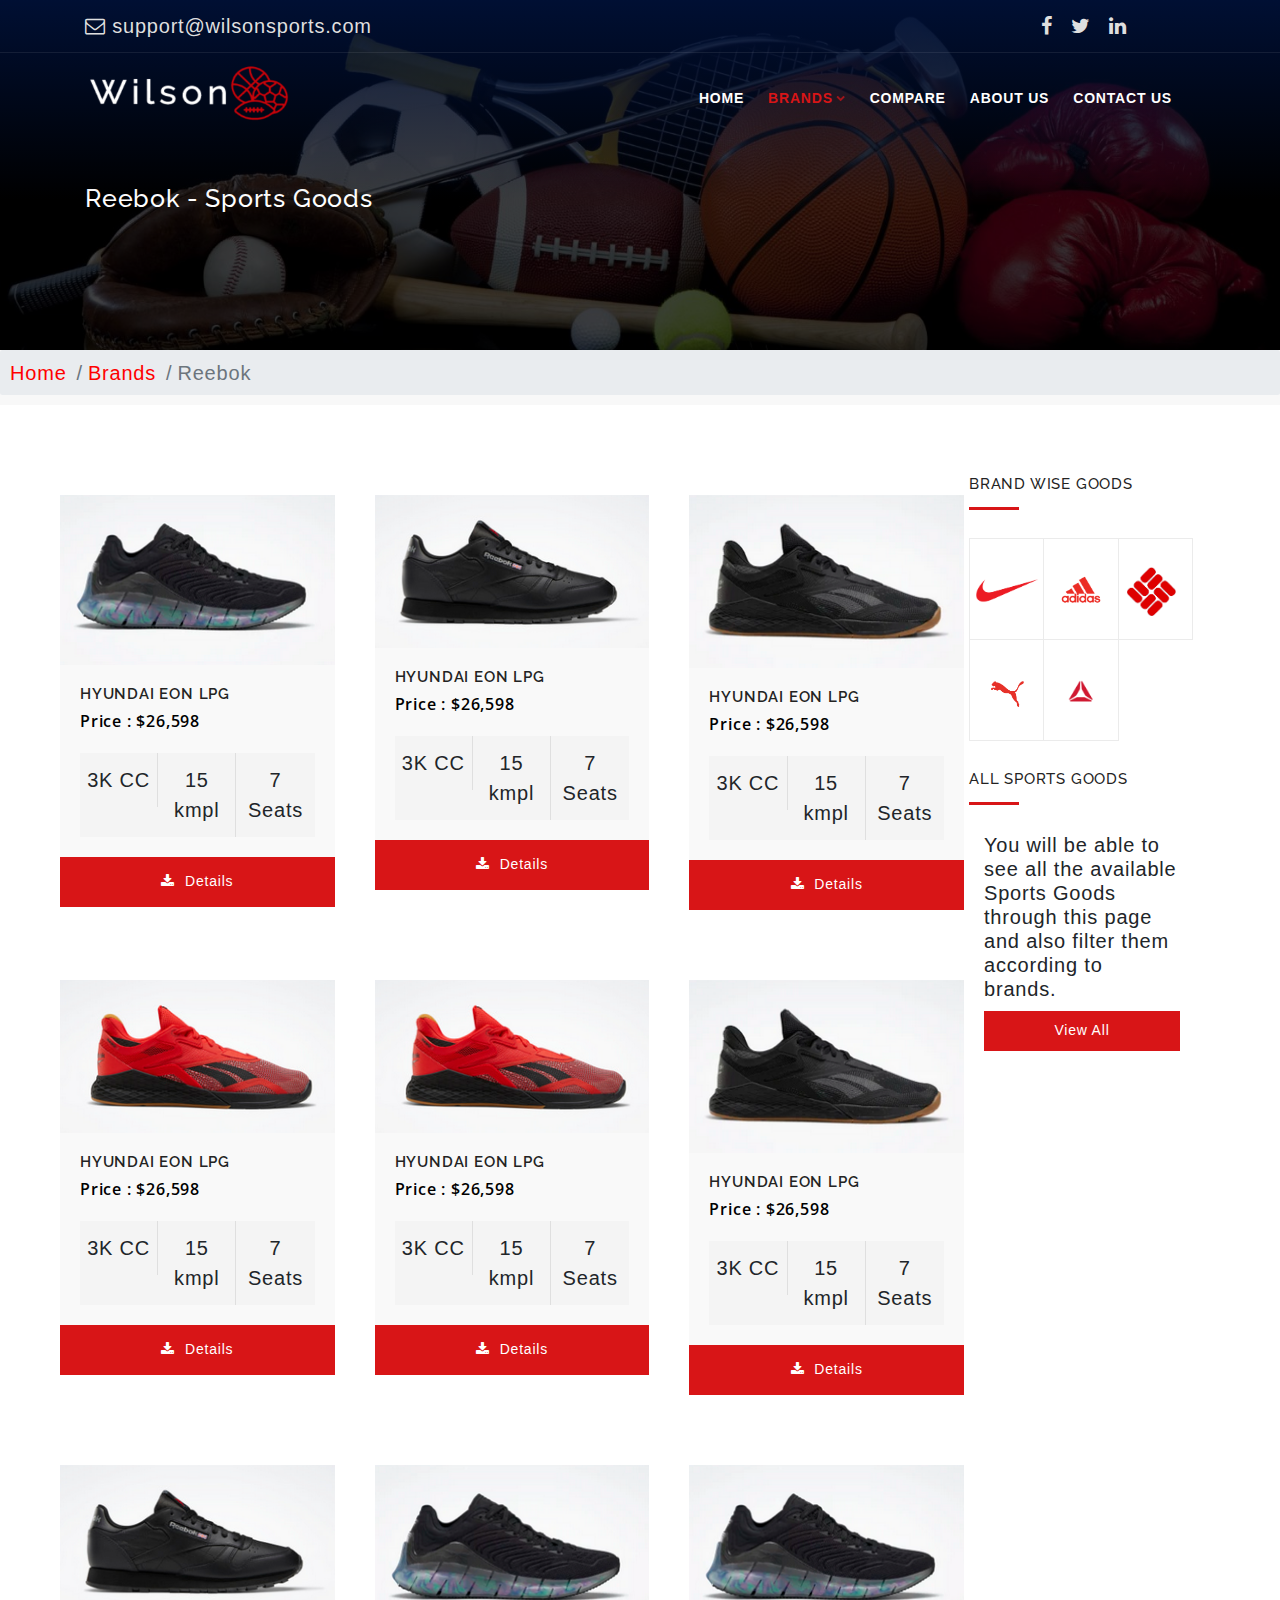
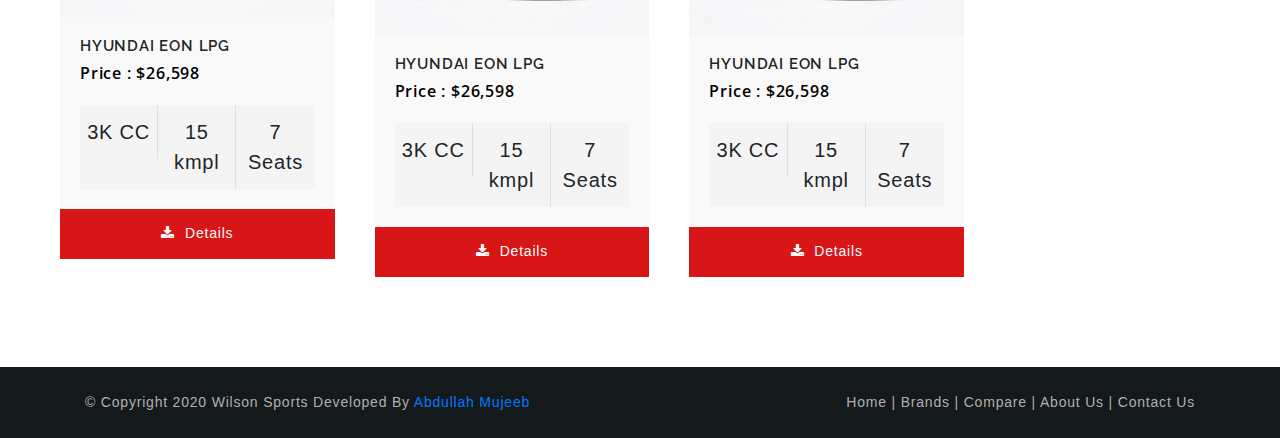
<file: brand-reebok.html>
﻿<!DOCTYPE html>

<!--[if IE 7 ]>  <html lang="en-gb" class="isie ie7 oldie no-js"> <![endif]-->
<!--[if IE 8 ]>  <html lang="en-gb" class="isie ie8 oldie no-js"> <![endif]-->
<!--[if IE 9 ]>  <html lang="en-gb" class="isie ie9 no-js"> <![endif]-->
<!-- Meta -->
<html lang="en">

<!-- Mirrored from carzone.dexignlab.com/xhtml/new-car-latest.html by HTTrack Website Copier/3.x [XR&CO'2014], Thu, 05 Dec 2019 19:48:13 GMT -->
<head>
	<meta charset="utf-8">
	<meta http-equiv="X-UA-Compatible" content="IE=edge">
	<meta name="keywords" content="" />
	<meta name="author" content="" />
	<meta name="robots" content="" />
	<meta name="description" content="" />
	<meta name="format-detection" content="telephone=no">
	<!-- Favicons Icon -->
	<link rel="icon" href="images/W.png" type="image/x-icon" />
	<!-- Page Title Here -->
	<title>Wilson Sports Goods</title>
	<!-- Mobile Specific -->
	<meta name="viewport" content="width=device-width, initial-scale=1">
	<!--[if lt IE 9]>
			<script src="js/html5shiv.min.js"></script>
			<script src="js/respond.min.js"></script>
		<![endif]-->
	<!-- Stylesheets -->
	<link rel="stylesheet" type="text/css" href="css/plugins.css">
	<link rel="stylesheet" type="text/css" href="css/style.min.css">
	<link rel="stylesheet" type="text/css" href="css/templete.min.css">
	<link class="skin" rel="stylesheet" type="text/css" href="css/skin/skin-1.css">
	<link rel="stylesheet" href="https://stackpath.bootstrapcdn.com/bootstrap/4.5.2/css/bootstrap.min.css" integrity="sha384-JcKb8q3iqJ61gNV9KGb8thSsNjpSL0n8PARn9HuZOnIxN0hoP+VmmDGMN5t9UJ0Z" crossorigin="anonymous">
	<!-- Google fonts -->
	<link href="https://fonts.googleapis.com/css?family=Montserrat:100,200,300,400,500,600,700,800,900|Open+Sans:300,400,600,700,800|Raleway:100,200,300,400,500,600,700,800,900" rel="stylesheet">
	<style>
		body {
			font-size: 20px;
		}

        .card-container {
            height: auto;
            /*width: 30%;*/
            border-radius: 50px;
            padding: 20px;
        }

        .brand-logo:hover {
			background-color:black;
        }
		.responsive {
			width: 100%;
			height: auto;
		}
        .danger:hover {
            color: red;
        }
        .pagex {
			display:grid;
			grid-template-columns: auto 20vw; 
		}
		.sidebarx{
			position: fixed;
		}
		.mainx{
			grid-column-start: 1;
		}
	</style>
</head>
<body id="bg">

<div class="page-wraper">
<div id="loading-area"></div>
    <!-- header -->
    <header class="site-header header-transparent">
		<div class="top-bar">
			<div class="container">
				<div class="row">
					<div class="dlab-topbar-left col-xs-10">
						<ul>
							<li>
								<a href="mailto:support@wilsonsports.com" class="danger"><i class="fa fa-envelope-o"></i> support@wilsonsports.com</a>
							</li>
						</ul>
					</div>
					<div class="dlab-topbar-right topbar-social col-xs-2">
						<ul>

							<li><a href="https://www.facebook.com/wilsonsportinggoods/" target="_blank" class="site-button-link facebook hover"><i class="fa fa-facebook"></i></a></li>

							<li><a href="https://twitter.com/wilsonsportingg?lang=en" target="_blank" class="site-button-link twitter hover"><i class="fa fa-twitter"></i></a></li>
							<li><a href="https://www.linkedin.com/company/wilson-sporting-goods" target="_blank" class="site-button-link linkedin hover"><i class="fa fa-linkedin"></i></a></li>
						</ul>
					</div>
				</div>
			</div>
		</div>
		<!-- main header -->
        <div class="sticky-header main-bar-wraper">
            <div class="main-bar clearfix ">
                <div class="container clearfix">
                    <!-- website logo -->
                    <div class="logo-header mostion">
						<a href="index.html"><img src="images/luna2.png" class="logo" alt="" ></a>
					</div>
                    <!-- nav toggle button -->
                    <button data-target=".header-nav" data-toggle="collapse" type="button" class="navbar-toggle collapsed" aria-expanded="false" > 
						<i class="fa fa-bars"></i>
					</button>
                    <!-- extra nav -->
                    <div class="extra-nav">
                        <div class="extra-cell">
                            
                        </div>
                    </div>
                    <!-- Quik search -->
                    <div class="dlab-quik-search bg-primary ">
                        <form action="#">
                            <input name="search" value="" type="text" class="form-control" placeholder="Type to search">
                            <span id="quik-search-remove"><i class="fa fa-close"></i></span>
                        </form>
                    </div>
                    <!-- main nav -->
                    <div class="header-nav navbar navbar-expand-lg navbar-light navbar-collapse collapse">	
						<ul class="nav navbar-nav">
							<li><a href="index.html">Home</a>
								
							</li>
							<li  class="active"><a href="brands.html">Brands<i class="fa fa-chevron-down"></i></a>
								<ul class="sub-menu">
									<li><a href="brand-nike.html">Nike</a></li>
									<li><a href="brand-adidas.html">Adidas</a></li>
									<li><a href="brand-columbia.html">Columbia</a></li>
									<li><a href="brand-puma.html">Puma</a></li>
									<li><a href="brand-reebok.html">Reebok</a></li>
								</ul>
							</li>
<li><a href="compare.html">Compare</a>
								
							</li>
							<li ><a href="about-us.html">About Us</a>
								
							</li>
                            <li ><a href="contact-us.html">Contact Us</a>
								
							</li>

								</ul>
							</li>
						</ul>
					</div>
                </div>
            </div>
        </div>
        <!-- main header END -->
    </header>
    <!-- header END -->


    <!-- Content -->
	<div class="page-content">

		<!-- inner page banner -->
		<div class="dlab-bnr-inr overlay-black-middle" style="background-image:url(images/banner/banner1.jpg);">
			<div class="container">
				<div class="dlab-bnr-inr-entry">
					<h1 class="text-white">Reebok - Sports Goods</h1>
				</div>
			</div>
		</div>
		<!-- inner page banner END -->
		<!-- Breadcrumb row -->
		<!--<div class="breadcrumb-row">
			<div class="container">
				<--><!--ul class="list-inline">
					<li><a href="index.html">Home</a></li>
					<li><a href="brands.html">Brands</a></li>
					<li><a href="brand-nike.html">Nike</a></li>
				</ul>-->
				<!--<ol class="list-inline">
					<li><a href="index.html" style="color:red">Home</a></li>
					<li><a href="brands.html" style="color:red">Brands</a></li>
					<li class="	active" aria-current="page">Nike</li>
				</ol>
			</div>
		</div>-->

		<nav aria-label="breadcrumb ">
			
			<ol class="breadcrumb">
				<li class="breadcrumb-item"><a href="index.html" style="color:red">Home</a></li>
				<li class="breadcrumb-item"><a href="brands.html" style="color:red">Brands</a></li>
				<li class="breadcrumb-item active" aria-current="page">Reebok</li>
			</ol>
		</nav>
		<!-- Breadcrumb row END -->




		<div class="section-full content-inner bg-white">
			<div class="container">
				<div class="row pagex">

					<!-- left part start   //col-sm-8 col-md-8 col-lg-9-->
					<div class=" mainx">
						<div class="row">

							<!-- blog grid  -->
							<div id="masonry" class="dlab-blog-grid-3 row">

								<!--col-lg-4 col-md-6 col-sm-6 col-xs-12-->
								<!--col-sm-12 col-md-3 col-lg-3-->

								<div class="post card-container col-lg-4 col-md-6 col-sm-6 col-xs-12">
									<div class="dlab-feed-list m-b30 text-left">
										<div class="dlab-media">
											<a href="car-details-overview.html"><img src="images\brands\Brands\Reebok\Shoes1.PNG" class="responsive" alt=""></a>
										</div>
										<div class="dlab-info text-left">
											<h4 class="dlab-title"><a href="car-details-overview.html">Hyundai EON LPG </a></h4>
											<p class="dlab-price"><span class="text-black">Price : $26,598</span></p>
											<div class="icon-box-btn text-center m-tb20">
												<ul class="clearfix">
													<li>3K CC</li>
													<li>15 kmpl</li>
													<li>7 Seats </li>
												</ul>
											</div>
											<div class="view-seller-dtl">
												<a href="word_files/1.docx" class="site-button btn-block" title="Download Detailed Information"><i class="fa fa-download" style="margin-right:10px;" download></i>Details</a>
											</div>
										</div>
									</div>
								</div>

								

								<div class="post card-container col-lg-4 col-md-6 col-sm-6 col-xs-12">
									<div class="dlab-feed-list m-b30 text-left">
										<div class="dlab-media">
											<a href="car-details-overview.html"><img src="images\brands\Brands\Reebok\Shoes2.PNG" class="responsive" alt=""></a>
										</div>
										<div class="dlab-info text-left">
											<h4 class="dlab-title"><a href="car-details-overview.html">Hyundai EON LPG </a></h4>
											<p class="dlab-price"><span class="text-black">Price : $26,598</span></p>
											<div class="icon-box-btn text-center m-tb20">
												<ul class="clearfix">
													<li>3K CC</li>
													<li>15 kmpl</li>
													<li>7 Seats </li>
												</ul>
											</div>
											<div class="view-seller-dtl">
												<a href="word_files/1.docx" class="site-button btn-block" title="Download Detailed Information"><i class="fa fa-download" style="margin-right:10px;" download></i>Details</a>
											</div>
										</div>
									</div>
								</div>

								<div class="post card-container col-lg-4 col-md-6 col-sm-6 col-xs-12">
									<div class="dlab-feed-list m-b30 text-left">
										<div class="dlab-media">
											<a href="car-details-overview.html"><img src="images\brands\Brands\Reebok\Shoes3.PNG" class="responsive" alt=""></a>
										</div>
										<div class="dlab-info text-left">
											<h4 class="dlab-title"><a href="car-details-overview.html">Hyundai EON LPG </a></h4>
											<p class="dlab-price"><span class="text-black">Price : $26,598</span></p>
											<div class="icon-box-btn text-center m-tb20">
												<ul class="clearfix">
													<li>3K CC</li>
													<li>15 kmpl</li>
													<li>7 Seats </li>
												</ul>
											</div>
											<div class="view-seller-dtl">
												<a href="word_files/1.docx" class="site-button btn-block" title="Download Detailed Information"><i class="fa fa-download" style="margin-right:10px;" download></i>Details</a>
											</div>
										</div>
									</div>
								</div>

								<div class="post card-container col-lg-4 col-md-6 col-sm-6 col-xs-12">
									<div class="dlab-feed-list m-b30 text-left">
										<div class="dlab-media">
											<a href="car-details-overview.html"><img src="images\brands\Brands\Reebok\Shoes4.PNG" class="responsive" alt=""></a>
										</div>
										<div class="dlab-info text-left">
											<h4 class="dlab-title"><a href="car-details-overview.html">Hyundai EON LPG </a></h4>
											<p class="dlab-price"><span class="text-black">Price : $26,598</span></p>
											<div class="icon-box-btn text-center m-tb20">
												<ul class="clearfix">
													<li>3K CC</li>
													<li>15 kmpl</li>
													<li>7 Seats </li>
												</ul>
											</div>
											<div class="view-seller-dtl">
												<a href="word_files/1.docx" class="site-button btn-block" title="Download Detailed Information"><i class="fa fa-download" style="margin-right:10px;" download></i>Details</a>
											</div>
										</div>
									</div>
								</div>

								<div class="post card-container col-lg-4 col-md-6 col-sm-6 col-xs-12">
									<div class="dlab-feed-list m-b30 text-left">
										<div class="dlab-media">
											<a href="car-details-overview.html"><img src="images\brands\Brands\Reebok\Shoes4.PNG" class="responsive" alt=""></a>
										</div>
										<div class="dlab-info text-left">
											<h4 class="dlab-title"><a href="car-details-overview.html">Hyundai EON LPG </a></h4>
											<p class="dlab-price"><span class="text-black">Price : $26,598</span></p>
											<div class="icon-box-btn text-center m-tb20">
												<ul class="clearfix">
													<li>3K CC</li>
													<li>15 kmpl</li>
													<li>7 Seats </li>
												</ul>
											</div>
											<div class="view-seller-dtl">
												<a href="word_files/1.docx" class="site-button btn-block" title="Download Detailed Information"><i class="fa fa-download" style="margin-right:10px;" download></i>Details</a>
											</div>
										</div>
									</div>
								</div>

								<div class="post card-container col-lg-4 col-md-6 col-sm-6 col-xs-12">
									<div class="dlab-feed-list m-b30 text-left">
										<div class="dlab-media">
											<a href="car-details-overview.html"><img src="images\brands\Brands\Reebok\Shoes3.PNG" class="responsive" alt=""></a>
										</div>
										<div class="dlab-info text-left">
											<h4 class="dlab-title"><a href="car-details-overview.html">Hyundai EON LPG </a></h4>
											<p class="dlab-price"><span class="text-black">Price : $26,598</span></p>
											<div class="icon-box-btn text-center m-tb20">
												<ul class="clearfix">
													<li>3K CC</li>
													<li>15 kmpl</li>
													<li>7 Seats </li>
												</ul>
											</div>
											<div class="view-seller-dtl">
												<a href="word_files/1.docx" class="site-button btn-block" title="Download Detailed Information"><i class="fa fa-download" style="margin-right:10px;" download></i>Details</a>
											</div>
										</div>
									</div>
								</div>

								<div class="post card-container col-lg-4 col-md-6 col-sm-6 col-xs-12">
									<div class="dlab-feed-list m-b30 text-left">
										<div class="dlab-media">
											<a href="car-details-overview.html"><img src="images\brands\Brands\Reebok\Shoes2.PNG" class="responsive" alt=""></a>
										</div>
										<div class="dlab-info text-left">
											<h4 class="dlab-title"><a href="car-details-overview.html">Hyundai EON LPG </a></h4>
											<p class="dlab-price"><span class="text-black">Price : $26,598</span></p>
											<div class="icon-box-btn text-center m-tb20">
												<ul class="clearfix">
													<li>3K CC</li>
													<li>15 kmpl</li>
													<li>7 Seats </li>
												</ul>
											</div>
											<div class="view-seller-dtl">
												<a href="word_files/1.docx" class="site-button btn-block" title="Download Detailed Information"><i class="fa fa-download" style="margin-right:10px;" download></i>Details</a>
											</div>
										</div>
									</div>
								</div>

								<div class="post card-container col-lg-4 col-md-6 col-sm-6 col-xs-12">
									<div class="dlab-feed-list m-b30 text-left">
										<div class="dlab-media">
											<a href="car-details-overview.html"><img src="images\brands\Brands\Reebok\Shoes1.PNG" class="responsive" alt=""></a>
										</div>
										<div class="dlab-info text-left">
											<h4 class="dlab-title"><a href="car-details-overview.html">Hyundai EON LPG </a></h4>
											<p class="dlab-price"><span class="text-black">Price : $26,598</span></p>
											<div class="icon-box-btn text-center m-tb20">
												<ul class="clearfix">
													<li>3K CC</li>
													<li>15 kmpl</li>
													<li>7 Seats </li>
												</ul>
											</div>
											<div class="view-seller-dtl">
												<a href="word_files/1.docx" class="site-button btn-block" title="Download Detailed Information"><i class="fa fa-download" style="margin-right:10px;" download></i>Details</a>
											</div>
										</div>
									</div>
								</div>

								<div class="post card-container col-lg-4 col-md-6 col-sm-6 col-xs-12">
									<div class="dlab-feed-list m-b30 text-left">
										<div class="dlab-media">
											<a href="car-details-overview.html"><img src="images\brands\Brands\Reebok\Shoes1.PNG" class="responsive" alt=""></a>
										</div>
										<div class="dlab-info text-left">
											<h4 class="dlab-title"><a href="car-details-overview.html">Hyundai EON LPG </a></h4>
											<p class="dlab-price"><span class="text-black">Price : $26,598</span></p>
											<div class="icon-box-btn text-center m-tb20">
												<ul class="clearfix">
													<li>3K CC</li>
													<li>15 kmpl</li>
													<li>7 Seats </li>
												</ul>
											</div>
											<div class="view-seller-dtl">
												<a href="word_files/1.docx" class="site-button btn-block" title="Download Detailed Information"><i class="fa fa-download" style="margin-right:10px;" download></i>Details</a>
											</div>
										</div>
									</div>
								</div>

							</div>
							<!-- blog grid END -->

						</div>
						<!--<div class="modal fade lead-form-modal" id="car-details" tabindex="-1" role="dialog">
			<div class="modal-dialog" role="document">
				<div class="modal-content">
					<button type="button" class="close" data-dismiss="modal" aria-label="Close">
						<span aria-hidden="true">&times;</span>
					</button>
					<div class="modal-body clearfix">
						<div class="pull-letf max-width-300"></div>
						<div class="lead-form">
							<form>
								<h3 class="m-t0">Personal Details</h3>
								<div class="form-group">
									<input value="" class="form-control" placeholder="Name" />
								</div>
								<div class="form-group">
									<input value="" class="form-control" placeholder="Mobile Number" />
								</div>
								<div class="clearfix">
									<button type="button" class="btn-primary site-button btn-block">Submit </button>
								</div>
							</form>
						</div>
					</div>
				</div>
			</div>
		</div>-->
					</div>
					<!-- left part END -->
					<!-- Side bar start -->
					<!--col-sm-4 col-md-4 col-lg-3  ///col-sm-4 col-md-4 col-lg-3 sticky-top position-sticky  /// sidebarx  position-sticky -->
					<div class="col-sm-12 col-md-4 col-lg-12">
						<aside class="side-bar">


							<div class="widget client-logo-wg  clearfix">
								<!--widget client-logo-wg clearfix-->
								<h4 class="widget-title">Brand wise Goods</h4><!--widget-title-->
								<ul>
									<li class="brand-logo">
										<a href="brand-nike.html"><img src="images/our-work/nike.png" alt="" /></a>
									</li>
									<li class="brand-logo">
										<a href="brand-adidas.html"><img src="images/our-work/adidas.png" alt="" /></a>
									</li>
									<li class="brand-logo">
										<a href="brand-columbia.html"><img src="images/our-work/columbia.png" style="width:50px; margin-left:10%;" alt="" /></a>
									</li>


									<li class="brand-logo">
										<a href="brand-puma.html"><img src="images/our-work/puma.png" alt="" /></a>
									</li>
									<li class="brand-logo">
										<a href="brand-reebok.html"><img src="images/our-work/reebok.png" alt="" /></a>
									</li>

								</ul>
							</div>
							<div class="widget client-logo-wg clearfix">
								<h4 class="widget-title">All Sports Goods</h4>

								<div class="col-md-3 col-sm-3 col-lg-12">
									<p>You will be able to see all the available Sports Goods through this page and also filter them according to brands.</p>
									<a class="site-button btn-block" href="brands.html">View All</a>
								</div>
							</div>
						</aside>
					</div>
					<!-- Side bar END -->
				</div>
			</div>
		</div>
	</div>
    <!-- Content END-->
	    <!-- Footer -->
    <footer class="site-footer">
       
        <!-- footer bottom part -->
        <div class="footer-bottom">
            <div class="container">
                <div class="row">
                    <div class="col-md-6 col-sm-6 text-left"> © Copyright 2020 Wilson Sports Developed By <span class="text-primary"> Abdullah Mujeeb</span> </div>
                    <div class="col-md-6 col-sm-6 text-right "> 
                    <a href="index.html"> Home</a> |
                    <a href="brands.html"> Brands </a> |
<a href="compare.html"> Compare </a> |
						<a href="about-us.html"> About Us</a> | 
						<a href="contact-us.html"> Contact Us</a> 
						
					</div>
                </div>
            </div>
        </div>
    </footer>
    <!-- Footer END-->
    <button class="scroltop fa fa-chevron-up" ></button>
</div>
<!-- JavaScript  files ========================================= -->
<script  src="js/jquery.min.js"></script>
<!-- jquery.min js -->
<script  src="js/bootstrap.min.js"></script>
<!-- bootstrap.min js -->
<script  src="js/bootstrap-select.min.js"></script>
<!-- Form js -->
<script  src="js/jquery.bootstrap-touchspin.js"></script>
<!-- Form js -->
<script  src="js/magnific-popup.js"></script>
<!-- magnific-popup js -->
<script  src="js/waypoints-min.js"></script>
<!-- waypoints js -->
<script  src="js/counterup.min.js"></script>
<!-- counterup js -->
<script src="js/imagesloaded.js"></script>
<!-- masonry  -->
<script src="js/masonry-3.1.4.js"></script>
<!-- masonry  -->
<script src="js/masonry.filter.js"></script>
<!-- masonry  -->
<script  src="js/owl.carousel.js"></script>
<!-- OWL  Slider  -->
<script src="plugins/rangeslider/rangeslider.js" ></script>
<!-- rangeslider fuctions -->
<script src="js/jquery.searchable-1.0.0.min.js"></script>
<!-- searchable fuctions -->
<script  src="js/dz.carousel.min.js"></script>
<!-- sortcode fuctions  -->
<script  src="js/dz.ajax.js"></script>
<!-- dz ajax fuctions  -->

<script src="js/modernizr.custom.js"></script>
<script src="js/jquery.hoverdir.js"></script>	
<script  src="js/custom.min.js"></script>
</body>

<!-- Mirrored from carzone.dexignlab.com/xhtml/new-car-latest.html by HTTrack Website Copier/3.x [XR&CO'2014], Thu, 05 Dec 2019 19:48:13 GMT -->
</html>
</file>
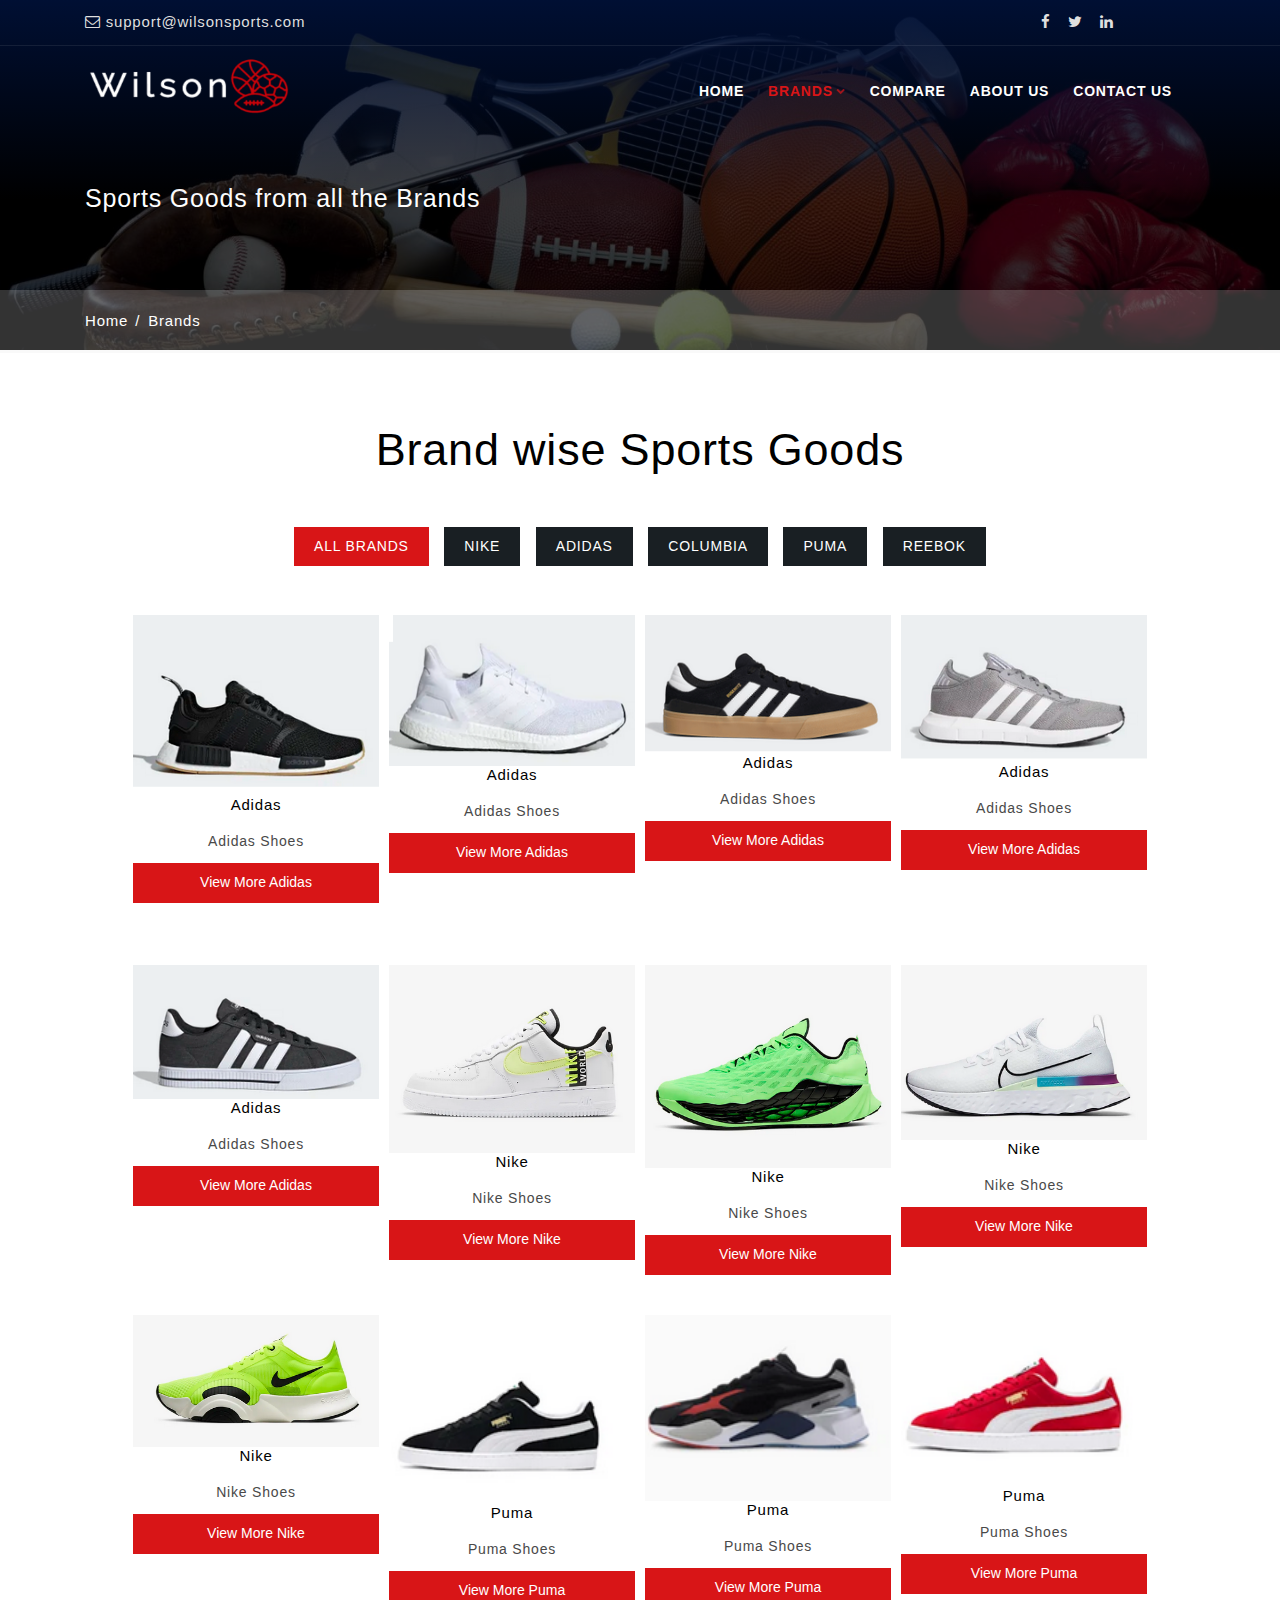
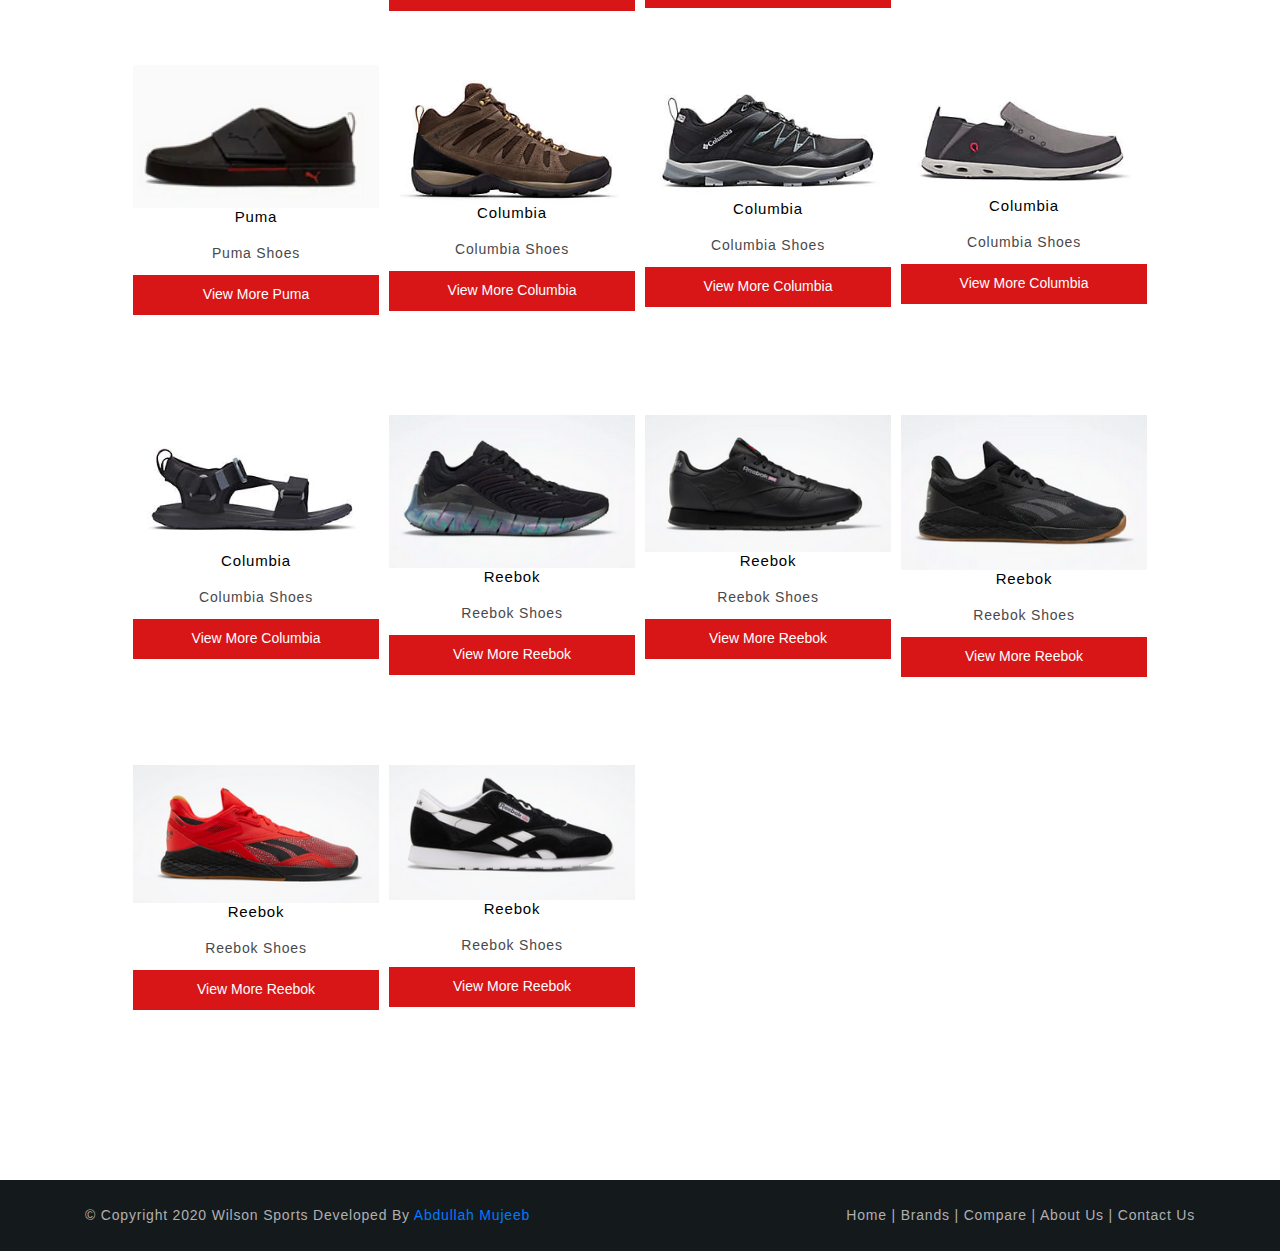
<file: brands.html>
﻿<!DOCTYPE html>

<!--[if IE 7 ]>  <html lang="en-gb" class="isie ie7 oldie no-js"> <![endif]-->
<!--[if IE 8 ]>  <html lang="en-gb" class="isie ie8 oldie no-js"> <![endif]-->
<!--[if IE 9 ]>  <html lang="en-gb" class="isie ie9 no-js"> <![endif]-->
<!-- Meta -->
<html lang="en">

<head>
<meta charset="utf-8">
<meta http-equiv="X-UA-Compatible" content="IE=edge">
<meta name="keywords" content="" />
<meta name="author" content="" />
<meta name="robots" content="" />
<meta name="description" content="" />
<meta name="format-detection" content="telephone=no">
<!-- Favicons Icon -->
<link rel="icon" href="images/W.png" type="image/x-icon" />
<!-- Page Title Here -->
<title>Wilson Sports Goods</title>
<!-- Mobile Specific -->
<meta name="viewport" content="width=device-width, initial-scale=1">
<!--[if lt IE 9]>
        <script src="js/html5shiv.min.js"></script>
        <script src="js/respond.min.js"></script>
	<![endif]-->
<!-- Stylesheets -->
<link rel="stylesheet" type="text/css" href="css/plugins.css">
<link rel="stylesheet" type="text/css" href="css/style.min.css">
<link rel="stylesheet" type="text/css" href="css/templete.min.css">
<link class="skin" rel="stylesheet" type="text/css" href="css/skin/skin-1.css">
<link rel="stylesheet" href="https://stackpath.bootstrapcdn.com/bootstrap/4.5.2/css/bootstrap.min.css" integrity="sha384-JcKb8q3iqJ61gNV9KGb8thSsNjpSL0n8PARn9HuZOnIxN0hoP+VmmDGMN5t9UJ0Z" crossorigin="anonymous">
<!-- Google fonts -->
<!--<link href="https://fonts.googleapis.com/css?family=Montserrat:100,200,300,400,500,600,700,800,900|Open+Sans:300,400,600,700,800|Raleway:100,200,300,400,500,600,700,800,900" rel="stylesheet"> -->
<style>
    body {
        font-size: 15px;
     }
    .card-container {
        height: 350px;
    }

    .responsive {
        width: 100%;
        height: auto;
    }
    h1 {
		
    
	}
    .dark-mode {
        background-color: black;
        color: white;
    }


</style>
</head>

<body id="bg">

<div class="page-wraper">
<div id="loading-area"></div>
    <!-- header -->
    <header class="site-header header-transparent">
		<div class="top-bar " style="font-size: 15px;">
			<div class="container">
				<div class="row">
					<div class="dlab-topbar-left col-xs-10">
						<ul>
							<li>
								<a href="mailto:support@wilsonsports.com" ><i class="fa fa-envelope-o"></i> support@wilsonsports.com</a>
							</li>
						</ul>
					</div>
					<div class="dlab-topbar-right topbar-social col-xs-2">
						<ul>
							
							<li><a href="https://www.facebook.com/wilsonsportinggoods/" target="_blank" class="site-button-link facebook hover"><i class="fa fa-facebook"></i></a></li>
							
							<li><a href="https://twitter.com/wilsonsportingg?lang=en" target="_blank" class="site-button-link twitter hover"><i class="fa fa-twitter"></i></a></li>
							<li><a href="https://www.linkedin.com/company/wilson-sporting-goods" target="_blank" class="site-button-link linkedin hover"><i class="fa fa-linkedin"></i></a></li>
						</ul>
					</div>
				</div>
			</div>
		</div>
		<!-- main header -->
        <div class="sticky-header main-bar-wraper">
            <div class="main-bar clearfix ">
                <div class="container clearfix">
                    <!-- website logo -->
                    <div class="logo-header mostion">
						<a href="index.html"><img src="images/luna2.png" class="logo" alt="" ></a>
					</div>
                    <!-- nav toggle button -->
                    <button data-target=".header-nav" data-toggle="collapse" type="button" class="navbar-toggle collapsed" aria-expanded="false" > 
						<i class="fa fa-bars"></i>
					</button>
                    <!-- extra nav -->
                    <div class="extra-nav">
                        <div class="extra-cell">
                            
                        </div>
                    </div>
                    <!-- Quik search -->
                   
                    <!-- main nav -->
                    <div class="header-nav navbar navbar-expand-lg navbar-light navbar-collapse collapse">	
						<ul class="nav navbar-nav">
							<li><a href="index.html">Home</a>
								
							</li>
							<li  class="active"><a href="brands.html">Brands<i class="fa fa-chevron-down"></i></a>
								<ul class="sub-menu">
									<li><a href="brand-nike.html">Nike</a></li>
									<li><a href="brand-adidas.html">Adidas</a></li>
									<li><a href="brand-columbia.html">Columbia</a></li>
									<li><a href="brand-puma.html">Puma</a></li>
									<li><a href="brand-reebok.html">Reebok</a></li>
								</ul>
							</li>
<li><a href="compare.html">Compare</a>
								
							</li>
							<li ><a href="about-us.html">About Us</a>
								
							</li>
                            <li ><a href="contact-us.html">Contact Us</a>
								
							</li>

								</ul>
							
					</div>
                </div>
            </div>
        </div>
        <!-- main header END -->
</header>
    <!-- header END -->


    <!-- Content -->
	<div class="page-content">

		<!-- inner page banner -->
		<div class="dlab-bnr-inr overlay-black-middle" style="background-image:url(images/banner/banner1.jpg);">
			<div class="container">
				<div class="dlab-bnr-inr-entry">
					<h1 class="text-white">Sports Goods from all the Brands</h1>
				</div>
			</div>
		</div>
		<!-- inner page banner END -->
		<!-- Breadcrumb row -->
		<div class="breadcrumb-row">
			<div class="container">
				<ul class="list-inline">
					<li><a href="index.html">Home</a></li>
					<li><a href="brands.html">Brands</a></li>

				</ul>
			</div>
		</div>

		<!--<nav aria-label="breadcrumb" class="dark" style="font-size: 15px;">
			<ol class="breadcrumb">
				<li class="breadcrumb-item"><a href="index.html">Home</a></li>
				<li class="breadcrumb-item active" aria-current="page">Brands</li>
			</ol>
		</nav>-->

		<!-- Breadcrumb row END -->





		<div class="section-full p-t50 bg-white content-inner-1">
			<div class="section-head text-center head-1">
				<h3 class="display-3">Brand wise Sports Goods</h3>
			</div>
			<div class="site-filters clearfix center m-b40">
				<ul class="filters" data-toggle="buttons">
					<li data-filter="" class="btn active">
						<input type="radio">
						<a href="#" class="site-button-secondry active"><span>All Brands</span></a>
					</li>
					<li data-filter="nike" class="btn">
						<input type="radio">
						<a href="#" class="site-button-secondry"><span>Nike</span></a>
					</li>
					<li data-filter="adidas" class="btn">
						<input type="radio">
						<a href="#" class="site-button-secondry"><span>Adidas</span></a>
					</li>
					<li data-filter="columbia" class="btn">
						<input type="radio">
						<a href="#" class="site-button-secondry "><span>Columbia</span></a>
					</li>
					<li data-filter="puma" class="btn">
						<input type="radio">
						<a href="#" class="site-button-secondry "><span>Puma</span></a>
					</li>
					<li data-filter="reebok" class="btn">
						<input type="radio">
						<a href="#" class="site-button-secondry "><span>Reebok</span></a>
					</li>
				</ul>
			</div>
			<div class="container-fluid" style="width:80%;">
				<div class="row car-gallery masonry" id="lightgallery">


					<!---     Adidas Products-->


					<a href="images/gallery/pic1.jpg" class="card-container col-lg-3 col-md-3 col-sm-4 col-xs-6 interior adidas">
						<img src="images\brands\Brands\Adidas\Shoes1.PNG" class="responsive" alt="" />
						<div class="section-head text-center head-1">
							<h4>Adidas</h4>
							<p>Adidas Shoes</p>
							<button class="site-button btn-block">View More Adidas</button>
						</div>
					</a>



					<a href="images/gallery/pic1.jpg" class="card-container col-lg-3 col-md-3 col-sm-4 col-xs-6 interior adidas">
						<img src="images\brands\Brands\Adidas\Shoes2.PNG" class="responsive" alt="" />
						<div class="section-head text-center head-1">
							<h4>Adidas</h4>
							<p>Adidas Shoes</p>
							<button class="site-button btn-block">View More Adidas</button>
						</div>
					</a>



					<a href="images/gallery/pic1.jpg" class="card-container col-lg-3 col-md-3 col-sm-4 col-xs-6 interior adidas">
						<img src="images\brands\Brands\Adidas\Shoes3.PNG" class="responsive" alt="" />
						<div class="section-head text-center head-1">
							<h4>Adidas</h4>
							<p>Adidas Shoes</p>
							<button class="site-button btn-block">View More Adidas</button>
						</div>
					</a>



					<a href="images/gallery/pic1.jpg" class="card-container col-lg-3 col-md-3 col-sm-4 col-xs-6 interior adidas">
						<img src="images\brands\Brands\Adidas\Shoes4.PNG" class="responsive" alt="" />
						<div class="section-head text-center head-1">
							<h4>Adidas</h4>
							<p>Adidas Shoes</p>
							<button class="site-button btn-block">View More Adidas</button>
						</div>
					</a>


					<a href="images/gallery/pic1.jpg" class="card-container col-lg-3 col-md-3 col-sm-4 col-xs-6 interior adidas">
						<img src="images\brands\Brands\Adidas\Shoes5.PNG" class="responsive" alt="" />
						<div class="section-head text-center head-1">
							<h4>Adidas</h4>
							<p>Adidas Shoes</p>
							<button class="site-button btn-block">View More Adidas</button>
						</div>
					</a>


					<!---     Nike Products-->
					<a href="images/gallery/pic1.jpg" class="card-container col-lg-3 col-md-3 col-sm-4 col-xs-6 interior nike">
						<img src="images\brands\Brands\Nike\Shoes1.PNG" class="responsive" alt="" />
						<div class="section-head text-center head-1">
							<h4>Nike</h4>
							<p>Nike Shoes</p>
							<button class="site-button btn-block">View More Nike</button>
						</div>
					</a>



					<a href="images/gallery/pic1.jpg" class="card-container col-lg-3 col-md-3 col-sm-4 col-xs-6 interior nike">
						<img src="images\brands\Brands\Nike\Shoes2.PNG" class="responsive" alt="" />
						<div class="section-head text-center head-1">
							<h4>Nike</h4>
							<p>Nike Shoes</p>
							<button class="site-button btn-block">View More Nike</button>
						</div>
					</a>


					<a href="images/gallery/pic1.jpg" class="card-container col-lg-3 col-md-3 col-sm-4 col-xs-6 interior nike">
						<img src="images\brands\Brands\Nike\Shoes3.PNG" class="responsive" alt="" />
						<div class="section-head text-center head-1">
							<h4>Nike</h4>
							<p>Nike Shoes</p>
							<button class="site-button btn-block">View More Nike</button>
						</div>
					</a>



					<a href="images/gallery/pic1.jpg" class="card-container col-lg-3 col-md-3 col-sm-4 col-xs-6 interior nike">
						<img src="images\brands\Brands\Nike\Shoes4.PNG" class="responsive" alt="" />
						<div class="section-head text-center head-1">
							<h4>Nike</h4>
							<p>Nike Shoes</p>
							<button class="site-button btn-block">View More Nike</button>
						</div>
					</a>


					<!---     Puma Products-->
					<a href="images/gallery/pic1.jpg" class="card-container col-lg-3 col-md-3 col-sm-4 col-xs-6 interior puma">
						<img src="images\brands\Brands\Puma\Shoes1.PNG" class="responsive" alt="" />
						<div class="section-head text-center head-1">
							<h4>Puma</h4>
							<p>Puma Shoes</p>
							<button class="site-button btn-block">View More Puma</button>
						</div>
					</a>



					<a href="images/gallery/pic1.jpg" class="card-container col-lg-3 col-md-3 col-sm-4 col-xs-6 interior puma">
						<img src="images\brands\Brands\Puma\Shoes2.PNG" class="responsive" alt="" />
						<div class="section-head text-center head-1">
							<h4>Puma</h4>
							<p>Puma Shoes</p>
							<button class="site-button btn-block">View More Puma</button>
						</div>
					</a>



					<a href="images/gallery/pic1.jpg" class="card-container col-lg-3 col-md-3 col-sm-4 col-xs-6 interior puma">
						<img src="images\brands\Brands\Puma\Shoes3.PNG" class="responsive" alt="" />
						<div class="section-head text-center head-1">
							<h4>Puma</h4>
							<p>Puma Shoes</p>
							<button class="site-button btn-block">View More Puma</button>
						</div>
					</a>

					<a href="images/gallery/pic1.jpg" class="card-container col-lg-3 col-md-3 col-sm-4 col-xs-6 interior puma">
						<img src="images\brands\Brands\Puma\Shoes4.PNG" class="responsive" alt="" />
						<div class="section-head text-center head-1">
							<h4>Puma</h4>
							<p>Puma Shoes</p>
							<button class="site-button btn-block">View More Puma</button>
						</div>
					</a>

					<!---     Columbia Products-->
					<a href="images/gallery/pic1.jpg" class="card-container col-lg-3 col-md-3 col-sm-4 col-xs-6 interior columbia">
						<img src="images\brands\Brands\Columbia\Shoes1.PNG" class="responsive" alt="" />
						<div class="section-head text-center head-1">
							<h4>Columbia</h4>
							<p>Columbia Shoes</p>
							<button class="site-button btn-block">View More Columbia</button>
						</div>
					</a>


					<a href="images/gallery/pic1.jpg" class="card-container col-lg-3 col-md-3 col-sm-4 col-xs-6 interior columbia">
						<img src="images\brands\Brands\Columbia\Shoes2.PNG" class="responsive" alt="" />
						<div class="section-head text-center head-1">
							<h4>Columbia</h4>
							<p>Columbia Shoes</p>
							<button class="site-button btn-block">View More Columbia</button>
						</div>
					</a>



					<a href="images/gallery/pic1.jpg" class="card-container col-lg-3 col-md-3 col-sm-4 col-xs-6 interior columbia">
						<img src="images\brands\Brands\Columbia\Shoes3.PNG" class="responsive" alt="" />
						<div class="section-head text-center head-1">
							<h4>Columbia</h4>
							<p>Columbia Shoes</p>
							<button class="site-button btn-block">View More Columbia</button>
						</div>
					</a>



					<a href="images/gallery/pic1.jpg" class="card-container col-lg-3 col-md-3 col-sm-4 col-xs-6 interior columbia">
						<img src="images\brands\Brands\Columbia\Shoes4.PNG" class="responsive" alt="" />
						<div class="section-head text-center head-1">
							<h4>Columbia</h4>
							<p>Columbia Shoes</p>
							<button class="site-button btn-block">View More Columbia</button>
						</div>
					</a>




					<!---     Reebok Products-->

					<a href="images/gallery/pic1.jpg" class="card-container col-lg-3 col-md-3 col-sm-4 col-xs-6 interior reebok">
						<img src="images\brands\Brands\Reebok\Shoes1.PNG" class="responsive" alt="" />
						<div class="section-head text-center head-1">
							<h4>Reebok</h4>
							<p>Reebok Shoes</p>
							<button class="site-button btn-block">View More Reebok</button>
						</div>
					</a>




					<div class="card-container col-lg-3 col-md-3 col-sm-4 col-xs-6 interior reebok">
						<img src="images\brands\Brands\Reebok\Shoes2.PNG" class="responsive" alt="" />
						<div class="section-head text-center head-1">
							<h4>Reebok</h4>
							<p>Reebok Shoes</p>
							<button class="site-button btn-block">View More Reebok</button>
						</div>
					</div>



					<div class="card-container col-lg-3 col-md-3 col-sm-4 col-xs-6 interior reebok">
						<img src="images\brands\Brands\Reebok\Shoes3.PNG" class="responsive" alt="" />
						<div class="section-head text-center head-1">
							<h4>Reebok</h4>
							<p>Reebok Shoes</p>
							<button class="site-button btn-block">View More Reebok</button>
						</div>
					</div>



					<a href="images/gallery/pic1.jpg" class="card-container col-lg-3 col-md-3 col-sm-4 col-xs-6 interior reebok">
						<img src="images\brands\Brands\Reebok\Shoes4.PNG" class="responsive" alt="" />
						<div class="section-head text-center head-1">
							<h4>Reebok</h4>
							<p>Reebok Shoes</p>
							<button class="site-button btn-block">View More Reebok</button>
						</div>
					</a>



					<a href="images/gallery/pic1.jpg" class="card-container col-lg-3 col-md-3 col-sm-4 col-xs-6 interior reebok">
						<img src="images\brands\Brands\Reebok\Shoes5.PNG" class="responsive" alt="" />
						<div class="section-head text-center head-1">
							<h4>Reebok</h4>
							<p>Reebok Shoes</p>
							<button class="site-button btn-block">View More Reebok</button>
						</div>
					</a>




				</div>
			</div>
		</div>
	</div>
    <!-- Content END-->































	    <!-- Footer -->
    <footer class="site-footer">
       
        <!-- footer bottom part -->
        <div class="footer-bottom">
            <div class="container">
                <div class="row">
                    <div class="col-md-6 col-sm-6 text-left"> © Copyright 2020 Wilson Sports Developed By <span class="text-primary"> Abdullah Mujeeb</span> </div>
                    <div class="col-md-6 col-sm-6 text-right "> 
                    <a href="index.html"> Home</a> |
                    <a href="brands.html"> Brands </a> |
<a href="compare.html"> Compare </a> |
						<a href="about-us.html"> About Us</a> | 
						<a href="contact-us.html"> Contact Us</a> 
						
					</div>
                </div>
            </div>
        </div>
    </footer>
    <!-- Footer END-->
    <button class="scroltop fa fa-chevron-up" ></button>
</div>
<!-- JavaScript  files ========================================= -->
<script  src="js/jquery.min.js"></script>
<!-- jquery.min js -->
<script  src="js/bootstrap.min.js"></script>
<!-- bootstrap.min js -->
<script  src="js/bootstrap-select.min.js"></script>
<!-- Form js -->
<script  src="js/jquery.bootstrap-touchspin.js"></script>
<!-- Form js -->
<script  src="js/magnific-popup.js"></script>
<!-- magnific-popup js -->
<script  src="js/waypoints-min.js"></script>
<!-- waypoints js -->
<script  src="js/counterup.min.js"></script>
<!-- counterup js -->
<script src="js/imagesloaded.js"></script>
<!-- masonry  -->
<script src="js/masonry-3.1.4.js"></script>
<!-- masonry  -->
<script src="js/masonry.filter.js"></script>
<!-- masonry  -->
<script  src="js/owl.carousel.js"></script>
<!-- OWL  Slider  -->
<script src="plugins/rangeslider/rangeslider.js" ></script>
<!-- rangeslider fuctions -->
<script src="js/jquery.searchable-1.0.0.min.js"></script>
<!-- searchable fuctions -->
<script src="plugins/imagegallery/js/lightgallery.js"></script>
<script src="plugins/imagegallery/js/lg-thumbnail.js"></script>
<!-- lightgallery fuctions  -->
<script  src="js/custom.min.js"></script>
<!-- custom fuctions  -->
<script  src="js/dz.carousel.min.js"></script>
<!-- sortcode fuctions  -->
<script  src="js/dz.ajax.js"></script>
<!-- dz ajax fuctions  -->

<script>
	lightGallery(document.getElementById('lightgallery')); 
</script>
</body>

<!-- Mirrored from carzone.dexignlab.com/xhtml/car-detail-pictures.html by HTTrack Website Copier/3.x [XR&CO'2014], Thu, 05 Dec 2019 19:48:24 GMT -->
</html>
</file>
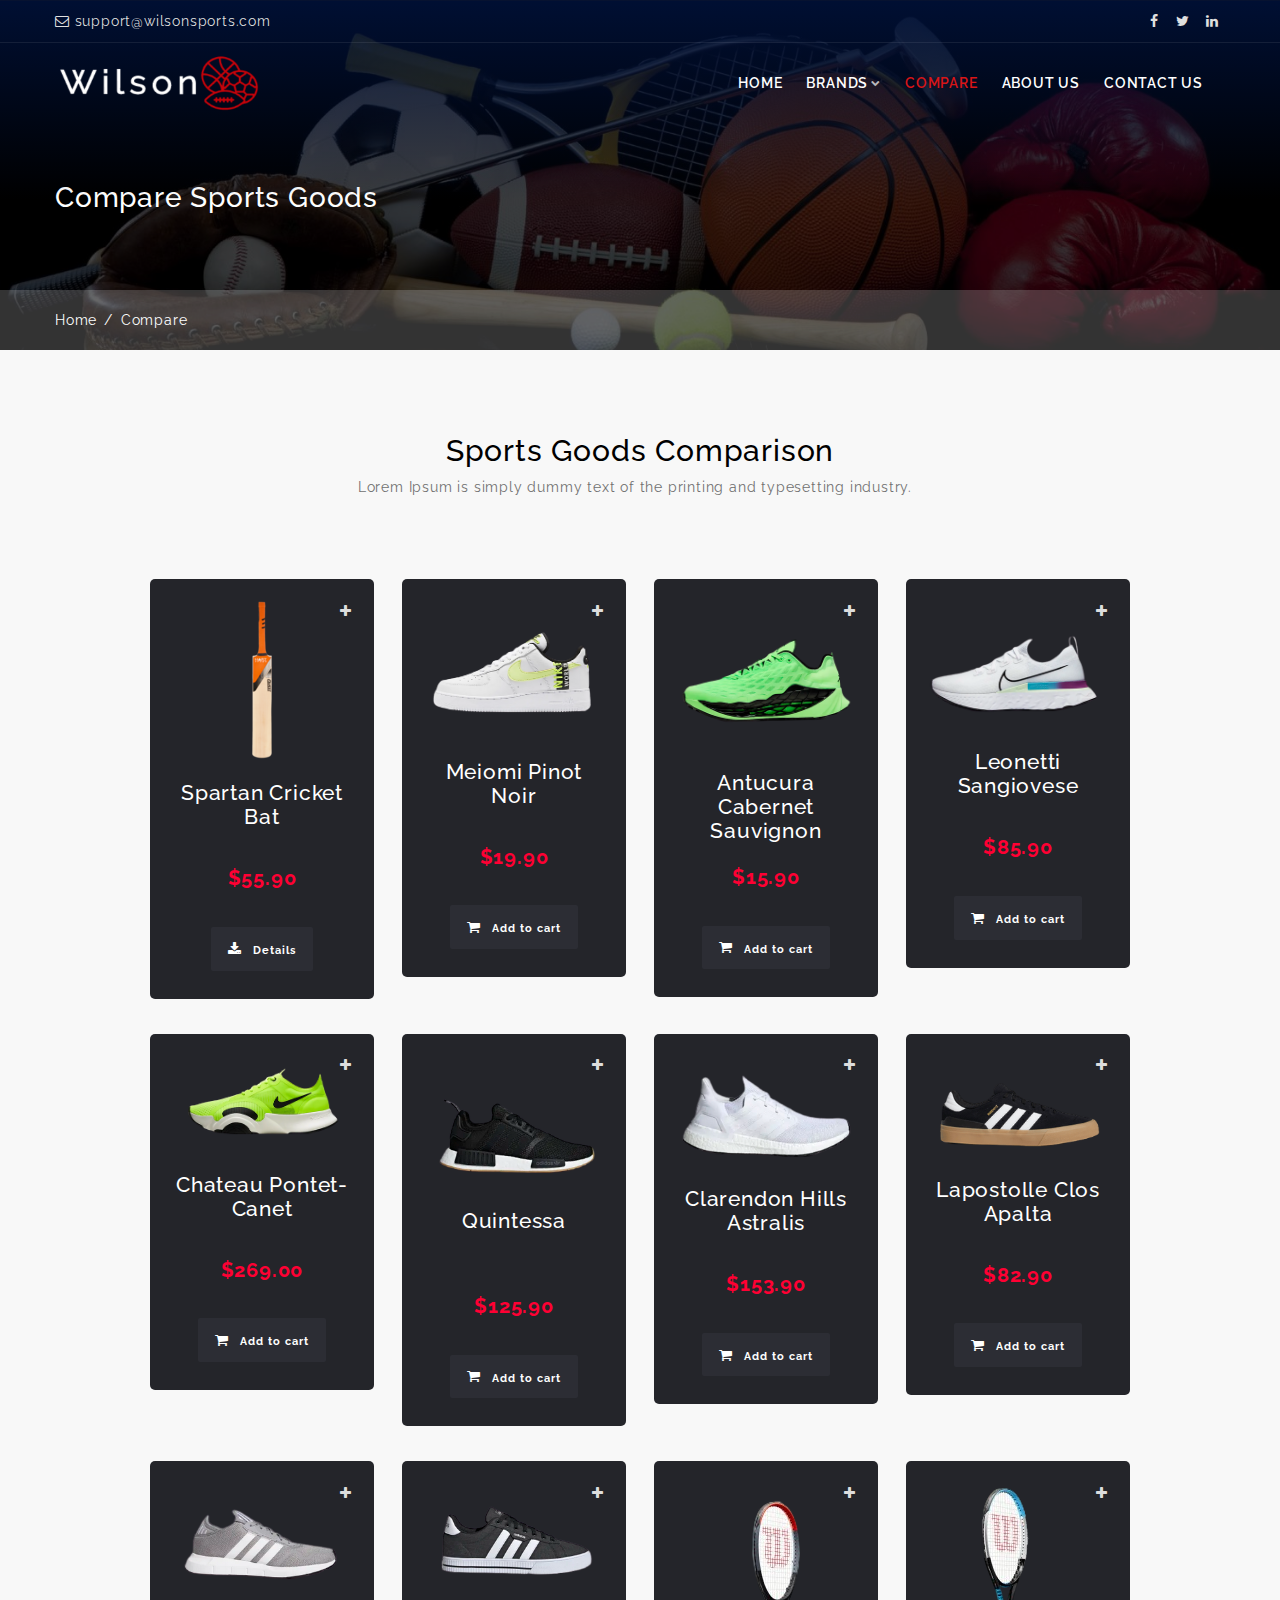
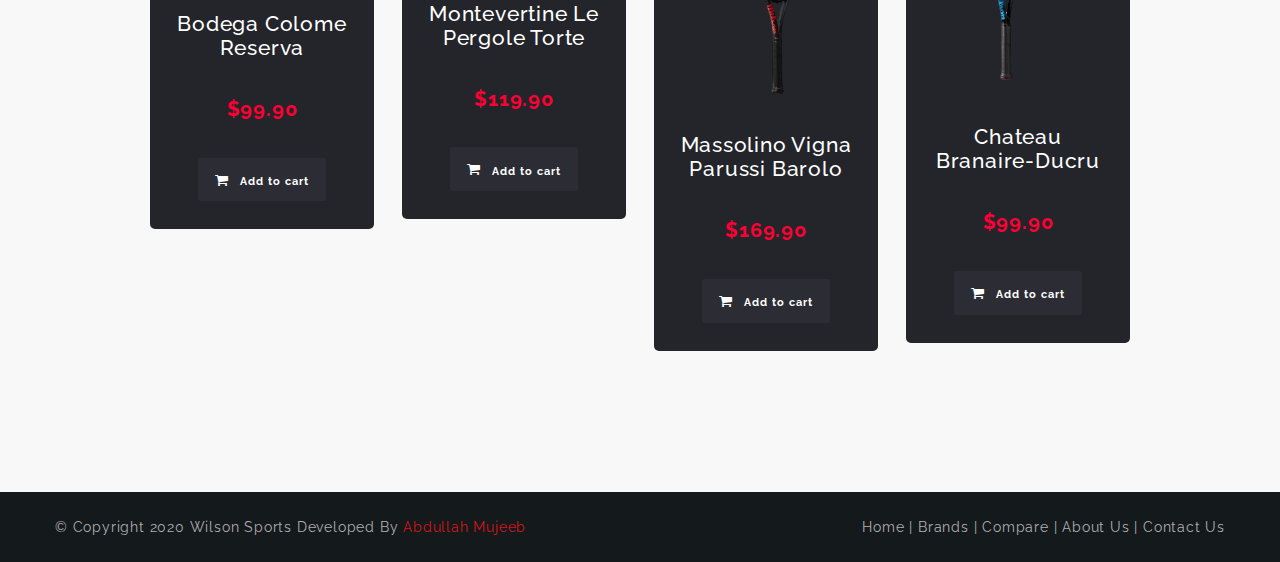
<file: compare.html>
﻿<!DOCTYPE html>

<!--[if IE 7 ]>  <html lang="en-gb" class="isie ie7 oldie no-js"> <![endif]-->
<!--[if IE 8 ]>  <html lang="en-gb" class="isie ie8 oldie no-js"> <![endif]-->
<!--[if IE 9 ]>  <html lang="en-gb" class="isie ie9 no-js"> <![endif]-->
<!-- Meta -->
<html lang="en">
<head>
<meta charset="utf-8">
<meta http-equiv="X-UA-Compatible" content="IE=edge">
<meta name="keywords" content="" />
<meta name="author" content="" />
<meta name="robots" content="" />
<meta name="description" content="" />
<meta name="format-detection" content="telephone=no">
<!-- Favicons Icon -->
<link rel="icon" href="images/W.png" type="image/x-icon" />
<!-- Page Title Here -->
<title>Wilson Sports Goods</title>
<!-- Mobile Specific -->
<meta name="viewport" content="width=device-width, initial-scale=1">
<!--[if lt IE 9]>
        <script src="js/html5shiv.min.js"></script>
        <script src="js/respond.min.js"></script>
	<![endif]-->
<!-- Stylesheets -->
		<link rel="stylesheet" href="http://maxcdn.bootstrapcdn.com/font-awesome/4.3.0/css/font-awesome.min.css">
		<link rel="stylesheet" type="text/css" href="plugins/comparison/css1/demo.css" />
		<link rel="stylesheet" type="text/css" href="plugins/comparison/css1/component.css" />
		<!-- Modernizr is used for flexbox fallback -->
		<script src="plugins/comparison/js1/modernizr.custom.js"></script>
<link rel="stylesheet" type="text/css" href="css/plugins.css">
<link rel="stylesheet" type="text/css" href="css/style.min.css">
<link rel="stylesheet" type="text/css" href="css/templete.min.css">
<link class="skin" rel="stylesheet" type="text/css" href="css/skin/skin-1.css">
<!-- Revolution Slider Css -->
<link rel="stylesheet" type="text/css" href="plugins/revolution/v5.4.3/css/settings.css">
<!-- Revolution Navigation Style -->
<link rel="stylesheet" type="text/css" href="plugins/revolution/v5.4.3/css/navigation.css">
<!-- Google fonts -->
<link href="https://fonts.googleapis.com/css?family=Montserrat:100,200,300,400,500,600,700,800,900|Open+Sans:300,400,600,700,800|Raleway:100,200,300,400,500,600,700,800,900" rel="stylesheet"> 
</head>
<body id="bg">

<div class="page-wraper">
<div id="loading-area"></div>
    <!-- header -->
    <header class="site-header header-transparent">
		<div class="top-bar">
			<div class="container">
				<div class="row">
					<div class="dlab-topbar-left">
						<ul>
							<li>
								<a href="mailto:support@wilsonsports.com" ><i class="fa fa-envelope-o"></i> support@wilsonsports.com</a>
							</li>
						</ul>
					</div>
					<div class="dlab-topbar-right topbar-social">
						<ul>
							
							<li><a href="https://www.facebook.com/wilsonsportinggoods/" target="_blank" class="site-button-link facebook hover"><i class="fa fa-facebook"></i></a></li>
							
							<li><a href="https://twitter.com/wilsonsportingg?lang=en" target="_blank" class="site-button-link twitter hover"><i class="fa fa-twitter"></i></a></li>
							<li><a href="https://www.linkedin.com/company/wilson-sporting-goods" target="_blank" class="site-button-link linkedin hover"><i class="fa fa-linkedin"></i></a></li>
						</ul>
					</div>
				</div>
			</div>
		</div>
		<!-- main header -->
        <div class="sticky-header main-bar-wraper">
            <div class="main-bar clearfix ">
                <div class="container clearfix">
                    <!-- website logo -->
                    <div class="logo-header mostion">
						<a href="index.html"><img src="images/luna2.png" class="logo" alt="" ></a>
					</div>
                    <!-- nav toggle button -->
                    <button data-target=".header-nav" data-toggle="collapse" type="button" class="navbar-toggle collapsed" aria-expanded="false" > 
						<i class="fa fa-bars"></i>
					</button>
                    <!-- extra nav -->
                    <div class="extra-nav">
                        <div class="extra-cell">
                            
                        </div>
                    </div>
                   
                     <!-- main nav -->
                    <div class="header-nav navbar-collapse collapse">	
						<ul class="nav navbar-nav">
							<li><a href="index.html">Home</a>
								
							</li>
							<li  ><a href="brands.html">Brands<i class="fa fa-chevron-down"></i></a>
								<ul class="sub-menu">
									<li><a href="brand-nike.html">Nike</a></li>
									<li><a href="brand-adidas.html">Adidas</a></li>
									<li><a href="brand-columbia.html">Columbia</a></li>
									<li><a href="brand-puma.html">Puma</a></li>
									<li><a href="brand-reebok.html">Reebok</a></li>
								</ul>
							</li>
<li class="active"><a href="compare.html">Compare</a>
								
							</li>
							<li ><a href="about-us.html">About Us</a>
								
							</li>
                            <li ><a href="contact-us.html">Contact Us</a>
								
							</li>

								</ul>
							</li>
						</ul>
					</div>
                </div>
            </div>
        </div>
        <!-- main header END -->
    </header>
    <!-- header END -->


    <!-- Content -->
    <div class="page-content">
        
 <!-- inner page banner -->
        <div class="dlab-bnr-inr overlay-black-middle" style="background-image:url(images/banner/banner1.jpg);">
            <div class="container">
                <div class="dlab-bnr-inr-entry">
                    <h1 class="text-white">Compare Sports Goods</h1>
                </div>
            </div>
        </div>
        <!-- inner page banner END -->
        <!-- Breadcrumb row -->
        <div class="breadcrumb-row">
            <div class="container">
                <ul class="list-inline">
                    <li><a href="index.html">Home</a></li>
                    <li><a href="compare.html">Compare</a></li>
                </ul>
            </div>
        </div>
        <!-- Breadcrumb row END -->



<!-- Compare basket -->
		<div class="compare-basket">
			<button class="action action--button action--compare"><i class="fa fa-check"></i><span class="action__text">Compare</span></button>
		</div>
		<!-- Main view -->
		<div class="view">
			<!-- Blueprint header -->
			<header class="bp-header cf">
				
				<h4 class ="h4 m-t0">Sports Goods Comparison</h4>
				<ul class="used-car-dl-info">
								<li>Lorem Ipsum is simply dummy text of the printing and typesetting industry. </li>
							</ul>
			</header>

<style>
.product__title,  .product__year, .product__region, .product__varietal, .product__alcohol
{
color:white;
}

</style>
			<!-- Product grid -->
			<section class="grid">
				<!-- Products -->
				<div class="product">
					<div class="product__info">
						<img class="product__image" src="images/goods/bat1.png" alt="Product 1" />
						<h3 class="product__title" >Spartan Cricket Bat</h3>
						<span class="product__year extra highlight">2011</span>
						<span class="product__region extra highlight">Douro</span>
						<span class="product__varietal extra highlight">Touriga Nacional</span>
						<span class="product__alcohol extra highlight">13%</span>
						<span class="product__price highlight">$55.90</span>
						<button class="action action--button action--buy"><i class="fa fa-download"></i><span class="action__text">Details</span></button>
					</div>
					<label class="action action--compare-add"><input class="check-hidden" type="checkbox" /><i class="fa fa-plus"></i><i class="fa fa-check"></i><span class="action__text action__text--invisible">Add to compare</span></label>
				</div>
				<div class="product">
					<div class="product__info">
						<img class="product__image" src="images\brands\Brands\Nike\png\Shoes1-removebg-preview.png" alt="Product 2" />
						<h3 class="product__title">Meiomi Pinot Noir</h3>
						<span class="product__year extra highlight">2013</span>
						<span class="product__region extra highlight">California</span>
						<span class="product__varietal extra highlight">Pinot Noir</span>
						<span class="product__alcohol extra highlight">12%</span>
						<span class="product__price highlight">$19.90</span>
						<button class="action action--button action--buy"><i class="fa fa-shopping-cart"></i><span class="action__text">Add to cart</span></button>
					</div>
					<label class="action action--compare-add"><input class="check-hidden" type="checkbox" /><i class="fa fa-plus"></i><i class="fa fa-check"></i><span class="action__text action__text--invisible">Add to compare</span></label>
				</div>
				<div class="product">
					<div class="product__info">
						<img class="product__image" src="images\brands\Brands\Nike\png\Shoes2-removebg-preview.png" alt="Product 3" />
						<h3 class="product__title">Antucura Cabernet Sauvignon</h3>
						<span class="product__year extra highlight">2013</span>
						<span class="product__region extra highlight">Argentina</span>
						<span class="product__varietal extra highlight">Cabernet Sauvignon </span>
						<span class="product__alcohol extra highlight">12%</span>
						<span class="product__price highlight">$15.90</span>
						<button class="action action--button action--buy"><i class="fa fa-shopping-cart"></i><span class="action__text">Add to cart</span></button>
					</div>
					<label class="action action--compare-add"><input class="check-hidden" type="checkbox" /><i class="fa fa-plus"></i><i class="fa fa-check"></i><span class="action__text action__text--invisible">Add to compare</span></label>
				</div>
				<div class="product">
					<div class="product__info">
						<img class="product__image" src="images\brands\Brands\Nike\png\Shoes3-removebg-preview.png" alt="Product 4" />
						<h3 class="product__title">Leonetti Sangiovese</h3>
						<span class="product__year extra highlight">2012</span>
						<span class="product__region extra highlight">Washington</span>
						<span class="product__varietal extra highlight">Sangiovese</span>
						<span class="product__alcohol extra highlight">13%</span>
						<span class="product__price highlight">$85.90</span>
						<button class="action action--button action--buy"><i class="fa fa-shopping-cart"></i><span class="action__text">Add to cart</span></button>
					</div>
					<label class="action action--compare-add"><input class="check-hidden" type="checkbox" /><i class="fa fa-plus"></i><i class="fa fa-check"></i><span class="action__text action__text--invisible">Add to compare</span></label>
				</div>
				<div class="product">
					<div class="product__info">
						<img class="product__image" src="images\brands\Brands\Nike\png\Shoes4-removebg-preview.png" alt="Product 5" />
						<h3 class="product__title">Chateau Pontet-Canet</h3>
						<span class="product__year extra highlight">2009</span>
						<span class="product__region extra highlight">Pauillac, Bordeaux</span>
						<span class="product__varietal extra highlight">Bordeaux </span>
						<span class="product__alcohol extra highlight">12%</span>
						<span class="product__price highlight">$269.00</span>
						<button class="action action--button action--buy"><i class="fa fa-shopping-cart"></i><span class="action__text">Add to cart</span></button>
					</div>
					<label class="action action--compare-add"><input class="check-hidden" type="checkbox" /><i class="fa fa-plus"></i><i class="fa fa-check"></i><span class="action__text action__text--invisible">Add to compare</span></label>
				</div>
				<div class="product">
					<div class="product__info">
						<img class="product__image" src="images\brands\Brands\Adidas\png\Shoes1-removebg-preview.png" alt="Product 6" />
						<h3 class="product__title">Quintessa</h3>
						<span class="product__year extra highlight">2011</span>
						<span class="product__region extra highlight">California</span>
						<span class="product__varietal extra highlight">Cabernet Sauvignon</span>
						<span class="product__alcohol extra highlight">12%</span>
						<span class="product__price highlight">$125.90</span>
						<button class="action action--button action--buy"><i class="fa fa-shopping-cart"></i><span class="action__text">Add to cart</span></button>
					</div>
					<label class="action action--compare-add"><input class="check-hidden" type="checkbox" /><i class="fa fa-plus"></i><i class="fa fa-check"></i><span class="action__text action__text--invisible">Add to compare</span></label>
				</div>
				<div class="product">
					<div class="product__info">
						<img class="product__image" src="images\brands\Brands\Adidas\png\Shoes2-removebg-preview.png" alt="Product 7" />
						<h3 class="product__title">Clarendon Hills Astralis</h3>
						<span class="product__year extra highlight">2006</span>
						<span class="product__region extra highlight">McLaren Vale</span>
						<span class="product__varietal extra highlight">Syrah, Shiraz</span>
						<span class="product__alcohol extra highlight">12%</span>
						<span class="product__price highlight">$153.90</span>
						<button class="action action--button action--buy"><i class="fa fa-shopping-cart"></i><span class="action__text">Add to cart</span></button>
					</div>
					<label class="action action--compare-add"><input class="check-hidden" type="checkbox" /><i class="fa fa-plus"></i><i class="fa fa-check"></i><span class="action__text action__text--invisible">Add to compare</span></label>
				</div>
				<div class="product">
					<div class="product__info">
						<img class="product__image" src="images\brands\Brands\Adidas\png\Shoes3-removebg-preview.png" alt="Product 8" />
						<h3 class="product__title">Lapostolle Clos Apalta</h3>
						<span class="product__year extra highlight">2010</span>
						<span class="product__region extra highlight">Chile</span>
						<span class="product__varietal extra highlight">Bordeaux</span>
						<span class="product__alcohol extra highlight">12%</span>
						<span class="product__price highlight">$82.90</span>
						<button class="action action--button action--buy"><i class="fa fa-shopping-cart"></i><span class="action__text">Add to cart</span></button>
					</div>
					<label class="action action--compare-add"><input class="check-hidden" type="checkbox" /><i class="fa fa-plus"></i><i class="fa fa-check"></i><span class="action__text action__text--invisible">Add to compare</span></label>
				</div>
				<div class="product">
					<div class="product__info">
						<img class="product__image" src="images\brands\Brands\Adidas\png\Shoes4-removebg-preview.png" alt="Product 9" />
						<h3 class="product__title">Bodega Colome Reserva</h3>
						<span class="product__year extra highlight">2009</span>
						<span class="product__region extra highlight">Argentina</span>
						<span class="product__varietal extra highlight">Malbec</span>
						<span class="product__alcohol extra highlight">13%</span>
						<span class="product__price highlight">$99.90</span>
						<button class="action action--button action--buy"><i class="fa fa-shopping-cart"></i><span class="action__text">Add to cart</span></button>
					</div>
					<label class="action action--compare-add"><input class="check-hidden" type="checkbox" /><i class="fa fa-plus"></i><i class="fa fa-check"></i><span class="action__text action__text--invisible">Add to compare</span></label>
				</div>
				<div class="product">
					<div class="product__info">
						<img class="product__image" src="images\brands\Brands\Adidas\png\Shoes5-removebg-preview.png" alt="Product 10" />
						<h3 class="product__title">Montevertine Le Pergole Torte</h3>
						<span class="product__year extra highlight">2011</span>
						<span class="product__region extra highlight">Tuscany</span>
						<span class="product__varietal extra highlight">Sangiovese </span>
						<span class="product__alcohol extra highlight">12%</span>
						<span class="product__price highlight">$119.90</span>
						<button class="action action--button action--buy"><i class="fa fa-shopping-cart"></i><span class="action__text">Add to cart</span></button>
					</div>
					<label class="action action--compare-add"><input class="check-hidden" type="checkbox" /><i class="fa fa-plus"></i><i class="fa fa-check"></i><span class="action__text action__text--invisible">Add to compare</span></label>
				</div>
				<div class="product">
					<div class="product__info">
						<img class="product__image" src="images\goods\Tennis\PNG\Tennis3-removebg-preview.png" alt="Product 11" />
						<h3 class="product__title">Massolino Vigna Parussi Barolo</h3>
						<span class="product__year extra highlight">2009</span>
						<span class="product__region extra highlight">Piedmont</span>
						<span class="product__varietal extra highlight">Nebbiolo</span>
						<span class="product__alcohol extra highlight">12%</span>
						<span class="product__price highlight">$169.90</span>
						<button class="action action--button action--buy"><i class="fa fa-shopping-cart"></i><span class="action__text">Add to cart</span></button>
					</div>
					<label class="action action--compare-add"><input class="check-hidden" type="checkbox" /><i class="fa fa-plus"></i><i class="fa fa-check"></i><span class="action__text action__text--invisible">Add to compare</span></label>
				</div>
				<div class="product">
					<div class="product__info">
						<img class="product__image" src="images\goods\Tennis\PNG\Tennis2-removebg-preview.png" alt="Product 12" />
						<h3 class="product__title">Chateau Branaire-Ducru</h3>
						<span class="product__year extra highlight">2009</span>
						<span class="product__region extra highlight">St-Julien, Bordeaux</span>
						<span class="product__varietal extra highlight">Bordeaux</span>
						<span class="product__alcohol extra highlight">13%</span>
						<span class="product__price highlight">$99.90</span>
						<button class="action action--button action--buy"><i class="fa fa-shopping-cart"></i><span class="action__text">Add to cart</span></button>
					</div>
					<label class="action action--compare-add"><input class="check-hidden" type="checkbox" /><i class="fa fa-plus"></i><i class="fa fa-check"></i><span class="action__text action__text--invisible">Add to compare</span></label>
				</div>
			</section>
		</div><!-- /view -->
		<!-- product compare wrapper -->
		<section class="compare">
			<button class="action action--close"><i class="fa fa-remove"></i><span class="action__text action__text--invisible">Close comparison overlay</span></button>
		</section>





<!-- Content END-->
    </div>



















    <!-- Footer -->
    <footer class="site-footer">
       
        <!-- footer bottom part -->
        <div class="footer-bottom">
            <div class="container">
                <div class="row">
                    <div class="col-md-6 col-sm-6 text-left"> © Copyright 2020 Wilson Sports Developed By <span class="text-primary"> Abdullah Mujeeb</span> </div>
                    <div class="col-md-6 col-sm-6 text-right "> 
                    <a href="index.html"> Home</a> |
                    <a href="brands.html"> Brands </a> |
<a href="compare.html"> Compare </a> |
						<a href="about-us.html"> About Us</a> | 
						<a href="contact-us.html"> Contact Us</a> 
						
					</div>
                </div>
            </div>
        </div>
    </footer>
    <!-- Footer END-->
    <!-- scroll top button -->
    <button class="scroltop fa fa-chevron-up" ></button>
</div>
<!-- JavaScript  files ========================================= -->
<script src="plugins/comparison/js1/classie.js"></script>
		<script src="plugins/comparison/js1/main.js"></script>
<script  src="js/jquery.min.js"></script>
<!-- jquery.min js -->
<script src="js/wow.js"></script>
<!-- wow.min js -->
<script  src="js/bootstrap.min.js"></script>
<!-- bootstrap.min js -->
<script  src="js/bootstrap-select.min.js"></script>
<!-- Form js -->
<script  src="js/jquery.bootstrap-touchspin.js"></script>
<!-- Form js -->
<script  src="js/magnific-popup.js"></script>
<!-- magnific-popup js -->
<script  src="js/waypoints-min.js"></script>
<!-- waypoints js -->
<script  src="js/counterup.min.js"></script>
<!-- counterup js -->
<script src="js/imagesloaded.js"></script>
<!-- masonry  -->
<script src="js/masonry-3.1.4.js"></script>
<!-- masonry  -->
<script src="js/masonry.filter.js"></script>
<!-- masonry  -->
<script src="js/owl.carousel.js"></script>
<!-- OWL Slider -->

<script  src="js/dz.carousel.min.js"></script>
<!-- sortcode fuctions  -->
<script src="js/dz.ajax.js"></script>
<!-- contact-us js -->
<!-- revolution JS FILES -->
<script src="plugins/revolution/v5.4.3/js/jquery.themepunch.tools.min.js"></script>
<script src="plugins/revolution/v5.4.3/js/jquery.themepunch.revolution.min.js"></script>
<!-- Slider revolution 5.0 Extensions  (Load Extensions only on Local File Systems ! The following part can be removed on Server for On Demand Loading) -->
<script src="plugins/revolution/v5.4.3/js/extensions/revolution.extension.actions.min.js"></script>
<script src="plugins/revolution/v5.4.3/js/extensions/revolution.extension.carousel.min.js"></script>
<script src="plugins/revolution/v5.4.3/js/extensions/revolution.extension.kenburn.min.js"></script>
<script src="plugins/revolution/v5.4.3/js/extensions/revolution.extension.layeranimation.min.js"></script>
<script src="plugins/revolution/v5.4.3/js/extensions/revolution.extension.migration.min.js"></script>
<script src="plugins/revolution/v5.4.3/js/extensions/revolution.extension.parallax.min.js"></script>
<script src="plugins/revolution/v5.4.3/js/extensions/revolution.extension.video.min.js"></script>
<script src="plugins/revolution/v5.4.3/js/extensions/revolution.extension.slideanims.min.js"></script>
<script  src="js/rev.slider.js"></script>
<script src="js/modernizr.custom.js"></script>
<script src="js/jquery.hoverdir.js"></script>
<script  src="js/custom.min.js"></script>
<!-- custom fuctions  -->
<script>
jQuery(document).ready(function() {
	'use strict';
	dz_rev_slider_1();
});	/*ready*/
</script>
</script>
</body>

<!-- Mirrored from carzone.dexignlab.com/xhtml/index.html by HTTrack Website Copier/3.x [XR&CO'2014], Thu, 05 Dec 2019 19:47:38 GMT -->
</html>
</file>
<file: css/skin/skin-1.css>
/*===================== 	Premery bg color =====================*//* Hex */.bg-primary,.meet-ask-row:after,.dlab-separator.style-skew[class*="style-"]:after,.dlab-separator.style-skew[class*="style-"]:before,.dlab-tilte-inner.skew-title:after,.date-style-2 .post-date,.date-style-3.skew-date .post-date,.date-style-3.skew-date .post-date:before,.overlay-primary-light:after,.overlay-primary-middle:after,.overlay-primary-dark:after,.widget-title:after,.site-button,.comments-area .comment-form p input[type="submit"],.pagination > .active > a,.pagination > .active > span,.pagination > .active > a:hover,.pagination > .active > span:hover,.pagination > .active > a:focus,.pagination > .active > span:focus,.footer-line:after,.testimonial-1 .quote-left:before,.testimonial-2 .quote-left:before,.site-filters .active > [class*="site-button"],.list-num-count > li:before,.date-style-4 .post-date strong,.date-style-3 .post-date,.date-style-2 .post-date,#myNavbar li.active a,.skew-angle:after,.header-style-4.style-1 .header-nav .nav > li.active a:before,.header-style-4.style-1 .header-nav .nav > li:hover > a:before,.dlab-project-left:after,.service-carousel .owl-prev, .service-carousel .owl-next,.about-us .dlab-tabs .nav-tabs li.active a,.new-item .dlab-new-item:hover .dlab-info,.new-item .owl-item:nth-child(2n+1) .dlab-new-item:hover .dlab-info,.dlab-box-bg.active .icon-box-btn .site-button,.adv-box:hover,.home-2 .sep,.home-3 .sep {    background-color: #D81517;}/*Hex color :hover */.site-button:active,.site-button:hover,.site-button:focus,.active > .site-button,.bg-primary-dark,.pagination > li > a:hover, .pagination > li > span:hover, .pagination > li > a:focus, .pagination > li > span:focus ,.pagination > .active > a, .pagination > .active > span, .pagination > .active > a:hover, .pagination > .active > span:hover, .pagination > .active > a:focus, .pagination > .active > span:focus,.dlab-feed-list.style-1 .icon-box-btn ul li a:hover {    background-color: #e82527;}.about-us .dlab-tabs .nav-tabs li.active{	border-right: 4px solid #e82527;}/* Rgba color */.dlab-info-has.bg-primary,.dlab-info-has.bg-secondry:hover,.tp-bannertimer.tp-bottom {    background-color: rgba(216, 21, 23, 0.8);}/*===================== 	Premery text color =====================*/a,.text-primary,.primary li:before,.breadcrumb-row ul li a,.header-nav .nav > li.active > a,.header-nav .nav > li.current-menu-item > a .header-nav .nav > li .sub-menu li a:hover,.header-nav .nav > li:hover > a,.header-nav .nav > li .mega-menu > li ul a:hover,.header-nav .nav > li .sub-menu li:hover > a,.nav-dark.header-nav .nav > li .sub-menu li:hover > a,.nav-dark.header-nav .nav > li .mega-menu > li ul a:hover,blockquote:before,ol.comment-list li.comment .reply a,footer a:active,footer a:focus,footer a:hover,footer h1 a,footer h2 a,footer h3 a,footer h4 a,footer h5 a,footer h6 a,footer p a,button.scroltop,.testimonial-1 .testimonial-position,.testimonial-4 .testimonial-name:after,.testimonial-2 .testimonial-position,.testimonial-3 .testimonial-position,.testimonial-3 .quote-left:before,.acod-head a:after,.acod-head a,.acod-head a:hover,.acod-head a.collapsed:hover,.dlab-tabs .nav-tabs > li > a i,h1 a:hover,h2 a:hover,h3 a:hover,h4 a:hover,h5 a:hover,h6 a:hover,.icon-box-btn .site-button,.city-box .glyph-icon,.owner-sign,.section-head.style-1 .h2.text-primary,.team-box ul li a:hover,.link-car-brand li a:hover {    color: #D81517;}/*===================== 	Premery border color =====================*/.navbar-toggle,.testimonial-4 .testimonial-pic,.testimonial-4:after,.testimonial-4 [class*="quote-"],button.scroltop,blockquote,.widget_gallery li:hover {    border-color: #D81517;}/*===================== 	Secondery bg color =====================*/.bg-secondry {    background-color: #2d3239;}/*===================== 	Secondery text color =====================*/.text-secondry {    color: #2d3239;}
</file>
<file: plugins/revolution/v5.4.3/css/settings.css>
/*-----------------------------------------------------------------------------

-	Revolution Slider 5.0 Default Style Settings -

Screen Stylesheet

version:   	5.4.5
date:      	15/05/17
author:		themepunch
email:     	info@themepunch.com
website:   	http://www.themepunch.com
-----------------------------------------------------------------------------*/
#debungcontrolls,.debugtimeline{width:100%;box-sizing:border-box}.rev_column,.rev_column .tp-parallax-wrap,.tp-svg-layer svg{vertical-align:top}#debungcontrolls{z-index:100000;position:fixed;bottom:0;height:auto;background:rgba(0,0,0,.6);padding:10px}.debugtimeline{height:10px;position:relative;margin-bottom:3px;display:none;white-space:nowrap}.debugtimeline:hover{height:15px}.the_timeline_tester{background:#e74c3c;position:absolute;top:0;left:0;height:100%;width:0}.rs-go-fullscreen{position:fixed!important;width:100%!important;height:100%!important;top:0!important;left:0!important;z-index:9999999!important;background:#fff!important}.debugtimeline.tl_slide .the_timeline_tester{background:#f39c12}.debugtimeline.tl_frame .the_timeline_tester{background:#3498db}.debugtimline_txt{color:#fff;font-weight:400;font-size:7px;position:absolute;left:10px;top:0;white-space:nowrap;line-height:10px}.rtl{direction:rtl}@font-face{font-family:revicons;src:url(../fonts/revicons/revicons90c6.eot?5510888);src:url(../fonts/revicons/revicons90c6.eot?5510888#iefix) format('embedded-opentype'),url(../fonts/revicons/revicons90c6.woff?5510888) format('woff'),url(../fonts/revicons/revicons90c6.ttf?5510888) format('truetype'),url(../fonts/revicons/revicons90c6.svg?5510888#revicons) format('svg');font-weight:400;font-style:normal}[class*=" revicon-"]:before,[class^=revicon-]:before{font-family:revicons;font-style:normal;font-weight:400;speak:none;display:inline-block;text-decoration:inherit;width:1em;margin-right:.2em;text-align:center;font-variant:normal;text-transform:none;line-height:1em;margin-left:.2em}.revicon-search-1:before{content:'\e802'}.revicon-pencil-1:before{content:'\e831'}.revicon-picture-1:before{content:'\e803'}.revicon-cancel:before{content:'\e80a'}.revicon-info-circled:before{content:'\e80f'}.revicon-trash:before{content:'\e801'}.revicon-left-dir:before{content:'\e817'}.revicon-right-dir:before{content:'\e818'}.revicon-down-open:before{content:'\e83b'}.revicon-left-open:before{content:'\e819'}.revicon-right-open:before{content:'\e81a'}.revicon-angle-left:before{content:'\e820'}.revicon-angle-right:before{content:'\e81d'}.revicon-left-big:before{content:'\e81f'}.revicon-right-big:before{content:'\e81e'}.revicon-magic:before{content:'\e807'}.revicon-picture:before{content:'\e800'}.revicon-export:before{content:'\e80b'}.revicon-cog:before{content:'\e832'}.revicon-login:before{content:'\e833'}.revicon-logout:before{content:'\e834'}.revicon-video:before{content:'\e805'}.revicon-arrow-combo:before{content:'\e827'}.revicon-left-open-1:before{content:'\e82a'}.revicon-right-open-1:before{content:'\e82b'}.revicon-left-open-mini:before{content:'\e822'}.revicon-right-open-mini:before{content:'\e823'}.revicon-left-open-big:before{content:'\e824'}.revicon-right-open-big:before{content:'\e825'}.revicon-left:before{content:'\e836'}.revicon-right:before{content:'\e826'}.revicon-ccw:before{content:'\e808'}.revicon-arrows-ccw:before{content:'\e806'}.revicon-palette:before{content:'\e829'}.revicon-list-add:before{content:'\e80c'}.revicon-doc:before{content:'\e809'}.revicon-left-open-outline:before{content:'\e82e'}.revicon-left-open-2:before{content:'\e82c'}.revicon-right-open-outline:before{content:'\e82f'}.revicon-right-open-2:before{content:'\e82d'}.revicon-equalizer:before{content:'\e83a'}.revicon-layers-alt:before{content:'\e804'}.revicon-popup:before{content:'\e828'}.rev_slider_wrapper{position:relative;z-index:0;width:100%}.rev_slider{position:relative;overflow:visible}.entry-content .rev_slider a,.rev_slider a{box-shadow:none}.tp-overflow-hidden{overflow:hidden!important}.group_ov_hidden{overflow:hidden}.rev_slider img,.tp-simpleresponsive img{max-width:none!important;transition:none;margin:0;padding:0;border:none}.rev_slider .no-slides-text{font-weight:700;text-align:center;padding-top:80px}.rev_slider>ul,.rev_slider>ul>li,.rev_slider>ul>li:before,.rev_slider_wrapper>ul,.tp-revslider-mainul>li,.tp-revslider-mainul>li:before,.tp-simpleresponsive>ul,.tp-simpleresponsive>ul>li,.tp-simpleresponsive>ul>li:before{list-style:none!important;position:absolute;margin:0!important;padding:0!important;overflow-x:visible;overflow-y:visible;background-image:none;background-position:0 0;text-indent:0;top:0;left:0}.rev_slider>ul>li,.rev_slider>ul>li:before,.tp-revslider-mainul>li,.tp-revslider-mainul>li:before,.tp-simpleresponsive>ul>li,.tp-simpleresponsive>ul>li:before{visibility:hidden}.tp-revslider-mainul,.tp-revslider-slidesli{padding:0!important;margin:0!important;list-style:none!important}.fullscreen-container,.fullwidthbanner-container{padding:0;position:relative}.rev_slider li.tp-revslider-slidesli{position:absolute!important}.tp-caption .rs-untoggled-content{display:block}.tp-caption .rs-toggled-content{display:none}.rs-toggle-content-active.tp-caption .rs-toggled-content{display:block}.rs-toggle-content-active.tp-caption .rs-untoggled-content{display:none}.rev_slider .caption,.rev_slider .tp-caption{position:relative;visibility:hidden;white-space:nowrap;display:block;-webkit-font-smoothing:antialiased!important;z-index:1}.rev_slider .caption,.rev_slider .tp-caption,.tp-simpleresponsive img{-moz-user-select:none;-khtml-user-select:none;-webkit-user-select:none;-o-user-select:none}.rev_slider .tp-mask-wrap .tp-caption,.rev_slider .tp-mask-wrap :last-child,.wpb_text_column .rev_slider .tp-mask-wrap .tp-caption,.wpb_text_column .rev_slider .tp-mask-wrap :last-child{margin-bottom:0}.tp-svg-layer svg{width:100%;height:100%;position:relative}.tp-carousel-wrapper{cursor:url(openhand.html),move}.tp-carousel-wrapper.dragged{cursor:url(closedhand.html),move}.tp_inner_padding{box-sizing:border-box;max-height:none!important}.tp-caption.tp-layer-selectable{-moz-user-select:all;-khtml-user-select:all;-webkit-user-select:all;-o-user-select:all}.tp-caption.tp-hidden-caption,.tp-forcenotvisible,.tp-hide-revslider,.tp-parallax-wrap.tp-hidden-caption{visibility:hidden!important;display:none!important}.rev_slider audio,.rev_slider embed,.rev_slider iframe,.rev_slider object,.rev_slider video{max-width:none!important}.tp-element-background{position:absolute;top:0;left:0;width:100%;height:100%;z-index:0}.tp-blockmask,.tp-blockmask_in,.tp-blockmask_out{position:absolute;top:0;left:0;width:100%;height:100%;background:#fff;z-index:1000;transform:scaleX(0) scaleY(0)}.tp-parallax-wrap{transform-style:preserve-3d}.rev_row_zone{position:absolute;width:100%;left:0;box-sizing:border-box;min-height:50px;font-size:0}.rev_column_inner,.rev_slider .tp-caption.rev_row{position:relative;width:100%!important;box-sizing:border-box}.rev_row_zone_top{top:0}.rev_row_zone_middle{top:50%;transform:translateY(-50%)}.rev_row_zone_bottom{bottom:0}.rev_slider .tp-caption.rev_row{display:table;table-layout:fixed;vertical-align:top;height:auto!important;font-size:0}.rev_column{display:table-cell;position:relative;height:auto;box-sizing:border-box;font-size:0}.rev_column_inner{display:block;height:auto!important;white-space:normal!important}.rev_column_bg{width:100%;height:100%;position:absolute;top:0;left:0;z-index:0;box-sizing:border-box;background-clip:content-box;border:0 solid transparent}.tp-caption .backcorner,.tp-caption .backcornertop,.tp-caption .frontcorner,.tp-caption .frontcornertop{height:0;top:0;width:0;position:absolute}.rev_column_inner .tp-loop-wrap,.rev_column_inner .tp-mask-wrap,.rev_column_inner .tp-parallax-wrap{text-align:inherit}.rev_column_inner .tp-mask-wrap{display:inline-block}.rev_column_inner .tp-parallax-wrap,.rev_column_inner .tp-parallax-wrap .tp-loop-wrap,.rev_column_inner .tp-parallax-wrap .tp-mask-wrap{position:relative!important;left:auto!important;top:auto!important;line-height:0}.tp-video-play-button,.tp-video-play-button i{line-height:50px!important;vertical-align:top;text-align:center}.rev_column_inner .rev_layer_in_column,.rev_column_inner .tp-parallax-wrap,.rev_column_inner .tp-parallax-wrap .tp-loop-wrap,.rev_column_inner .tp-parallax-wrap .tp-mask-wrap{vertical-align:top}.rev_break_columns{display:block!important}.rev_break_columns .tp-parallax-wrap.rev_column{display:block!important;width:100%!important}.fullwidthbanner-container{overflow:hidden}.fullwidthbanner-container .fullwidthabanner{width:100%;position:relative}.tp-static-layers{position:absolute;z-index:101;top:0;left:0}.tp-caption .frontcorner{border-left:40px solid transparent;border-right:0 solid transparent;border-top:40px solid #00A8FF;left:-40px}.tp-caption .backcorner{border-left:0 solid transparent;border-right:40px solid transparent;border-bottom:40px solid #00A8FF;right:0}.tp-caption .frontcornertop{border-left:40px solid transparent;border-right:0 solid transparent;border-bottom:40px solid #00A8FF;left:-40px}.tp-caption .backcornertop{border-left:0 solid transparent;border-right:40px solid transparent;border-top:40px solid #00A8FF;right:0}.tp-layer-inner-rotation{position:relative!important}img.tp-slider-alternative-image{width:100%;height:auto}.caption.fullscreenvideo,.rs-background-video-layer,.tp-caption.coverscreenvideo,.tp-caption.fullscreenvideo{width:100%;height:100%;top:0;left:0;position:absolute}.noFilterClass{filter:none!important}.rs-background-video-layer{visibility:hidden;z-index:0}.caption.fullscreenvideo audio,.caption.fullscreenvideo iframe,.caption.fullscreenvideo video,.tp-caption.fullscreenvideo iframe,.tp-caption.fullscreenvideo iframe audio,.tp-caption.fullscreenvideo iframe video{width:100%!important;height:100%!important;display:none}.fullcoveredvideo audio,.fullscreenvideo audio .fullcoveredvideo video,.fullscreenvideo video{background:#000}.fullcoveredvideo .tp-poster{background-position:center center;background-size:cover;width:100%;height:100%;top:0;left:0}.videoisplaying .html5vid .tp-poster{display:none}.tp-video-play-button{background:#000;background:rgba(0,0,0,.3);border-radius:5px;position:absolute;top:50%;left:50%;color:#FFF;margin-top:-25px;margin-left:-25px;cursor:pointer;width:50px;height:50px;box-sizing:border-box;display:inline-block;z-index:4;opacity:0;transition:opacity .3s ease-out!important}.tp-audio-html5 .tp-video-play-button,.tp-hiddenaudio{display:none!important}.tp-caption .html5vid{width:100%!important;height:100%!important}.tp-video-play-button i{width:50px;height:50px;display:inline-block;font-size:40px!important}.rs-fullvideo-cover,.tp-dottedoverlay,.tp-shadowcover{height:100%;top:0;left:0;position:absolute}.tp-caption:hover .tp-video-play-button{opacity:1;display:block}.tp-caption .tp-revstop{display:none;border-left:5px solid #fff!important;border-right:5px solid #fff!important;margin-top:15px!important;line-height:20px!important;vertical-align:top;font-size:25px!important}.tp-seek-bar,.tp-video-button,.tp-volume-bar{outline:0;line-height:12px;margin:0;cursor:pointer}.videoisplaying .revicon-right-dir{display:none}.videoisplaying .tp-revstop{display:inline-block}.videoisplaying .tp-video-play-button{display:none}.fullcoveredvideo .tp-video-play-button{display:none!important}.fullscreenvideo .fullscreenvideo audio,.fullscreenvideo .fullscreenvideo video{object-fit:contain!important}.fullscreenvideo .fullcoveredvideo audio,.fullscreenvideo .fullcoveredvideo video{object-fit:cover!important}.tp-video-controls{position:absolute;bottom:0;left:0;right:0;padding:5px;opacity:0;transition:opacity .3s;background-image:linear-gradient(to bottom,#000 13%,#323232 100%);display:table;max-width:100%;overflow:hidden;box-sizing:border-box}.rev-btn.rev-hiddenicon i,.rev-btn.rev-withicon i{transition:all .2s ease-out!important;font-size:15px}.tp-caption:hover .tp-video-controls{opacity:.9}.tp-video-button{background:rgba(0,0,0,.5);border:0;border-radius:3px;font-size:12px;color:#fff;padding:0}.tp-video-button:hover{cursor:pointer}.tp-video-button-wrap,.tp-video-seek-bar-wrap,.tp-video-vol-bar-wrap{padding:0 5px;display:table-cell;vertical-align:middle}.tp-video-seek-bar-wrap{width:80%}.tp-video-vol-bar-wrap{width:20%}.tp-seek-bar,.tp-volume-bar{width:100%;padding:0}.rs-fullvideo-cover{width:100%;background:0 0;z-index:5}.disabled_lc .tp-video-play-button,.rs-background-video-layer audio::-webkit-media-controls,.rs-background-video-layer video::-webkit-media-controls,.rs-background-video-layer video::-webkit-media-controls-start-playback-button{display:none!important}.tp-audio-html5 .tp-video-controls{opacity:1!important;visibility:visible!important}.tp-dottedoverlay{background-repeat:repeat;width:100%;z-index:3}.tp-dottedoverlay.twoxtwo{background:url(../assets/gridtile.png)}.tp-dottedoverlay.twoxtwowhite{background:url(../assets/gridtile_white.png)}.tp-dottedoverlay.threexthree{background:url(../assets/gridtile_3x3.png)}.tp-dottedoverlay.threexthreewhite{background:url(../assets/gridtile_3x3_white.png)}.tp-shadowcover{width:100%;background:#fff;z-index:-1}.tp-shadow1{box-shadow:0 10px 6px -6px rgba(0,0,0,.8)}.tp-shadow2:after,.tp-shadow2:before,.tp-shadow3:before,.tp-shadow4:after{z-index:-2;position:absolute;content:"";bottom:10px;left:10px;width:50%;top:85%;max-width:300px;background:0 0;box-shadow:0 15px 10px rgba(0,0,0,.8);transform:rotate(-3deg)}.tp-shadow2:after,.tp-shadow4:after{transform:rotate(3deg);right:10px;left:auto}.tp-shadow5{position:relative;box-shadow:0 1px 4px rgba(0,0,0,.3),0 0 40px rgba(0,0,0,.1) inset}.tp-shadow5:after,.tp-shadow5:before{content:"";position:absolute;z-index:-2;box-shadow:0 0 25px 0 rgba(0,0,0,.6);top:30%;bottom:0;left:20px;right:20px;border-radius:100px/20px}.tp-button{padding:6px 13px 5px;border-radius:3px;height:30px;cursor:pointer;color:#fff!important;text-shadow:0 1px 1px rgba(0,0,0,.6)!important;font-size:15px;line-height:45px!important;font-family:arial,sans-serif;font-weight:700;letter-spacing:-1px;text-decoration:none}.tp-button.big{color:#fff;text-shadow:0 1px 1px rgba(0,0,0,.6);font-weight:700;padding:9px 20px;font-size:19px;line-height:57px!important}.purchase:hover,.tp-button.big:hover,.tp-button:hover{background-position:bottom,15px 11px}.purchase.green,.purchase:hover.green,.tp-button.green,.tp-button:hover.green{background-color:#21a117;box-shadow:0 3px 0 0 #104d0b}.purchase.blue,.purchase:hover.blue,.tp-button.blue,.tp-button:hover.blue{background-color:#1d78cb;box-shadow:0 3px 0 0 #0f3e68}.purchase.red,.purchase:hover.red,.tp-button.red,.tp-button:hover.red{background-color:#cb1d1d;box-shadow:0 3px 0 0 #7c1212}.purchase.orange,.purchase:hover.orange,.tp-button.orange,.tp-button:hover.orange{background-color:#f70;box-shadow:0 3px 0 0 #a34c00}.purchase.darkgrey,.purchase:hover.darkgrey,.tp-button.darkgrey,.tp-button.grey,.tp-button:hover.darkgrey,.tp-button:hover.grey{background-color:#555;box-shadow:0 3px 0 0 #222}.purchase.lightgrey,.purchase:hover.lightgrey,.tp-button.lightgrey,.tp-button:hover.lightgrey{background-color:#888;box-shadow:0 3px 0 0 #555}.rev-btn,.rev-btn:visited{outline:0!important;box-shadow:none!important;text-decoration:none!important;line-height:44px;font-size:17px;font-weight:500;padding:12px 35px;box-sizing:border-box;font-family:Roboto,sans-serif;cursor:pointer}.rev-btn.rev-uppercase,.rev-btn.rev-uppercase:visited{text-transform:uppercase;letter-spacing:1px;font-size:15px;font-weight:900}.rev-btn.rev-withicon i{font-weight:400;position:relative;top:0;margin-left:10px!important}.rev-btn.rev-hiddenicon i{font-weight:400;position:relative;top:0;opacity:0;margin-left:0!important;width:0!important}.rev-btn.rev-hiddenicon:hover i{opacity:1!important;margin-left:10px!important;width:auto!important}.rev-btn.rev-medium,.rev-btn.rev-medium:visited{line-height:36px;font-size:14px;padding:10px 30px}.rev-btn.rev-medium.rev-hiddenicon i,.rev-btn.rev-medium.rev-withicon i{font-size:14px;top:0}.rev-btn.rev-small,.rev-btn.rev-small:visited{line-height:28px;font-size:12px;padding:7px 20px}.rev-btn.rev-small.rev-hiddenicon i,.rev-btn.rev-small.rev-withicon i{font-size:12px;top:0}.rev-maxround{border-radius:30px}.rev-minround{border-radius:3px}.rev-burger{position:relative;width:60px;height:60px;box-sizing:border-box;padding:22px 0 0 14px;border-radius:50%;border:1px solid rgba(51,51,51,.25);-webkit-tap-highlight-color:transparent;cursor:pointer}.rev-burger span{display:block;width:30px;height:3px;background:#333;transition:.7s;pointer-events:none;transform-style:flat!important}.rev-burger.revb-white span,.rev-burger.revb-whitenoborder span{background:#fff}.rev-burger span:nth-child(2){margin:3px 0}#dialog_addbutton .rev-burger:hover :first-child,.open .rev-burger :first-child,.open.rev-burger :first-child{transform:translateY(6px) rotate(-45deg)}#dialog_addbutton .rev-burger:hover :nth-child(2),.open .rev-burger :nth-child(2),.open.rev-burger :nth-child(2){transform:rotate(-45deg);opacity:0}#dialog_addbutton .rev-burger:hover :last-child,.open .rev-burger :last-child,.open.rev-burger :last-child{transform:translateY(-6px) rotate(-135deg)}.rev-burger.revb-white{border:2px solid rgba(255,255,255,.2)}.rev-burger.revb-darknoborder,.rev-burger.revb-whitenoborder{border:0}.rev-burger.revb-darknoborder span{background:#333}.rev-burger.revb-whitefull{background:#fff;border:none}.rev-burger.revb-whitefull span{background:#333}.rev-burger.revb-darkfull{background:#333;border:none}.rev-burger.revb-darkfull span,.rev-scroll-btn.revs-fullwhite{background:#fff}@keyframes rev-ani-mouse{0%{opacity:1;top:29%}15%{opacity:1;top:50%}50%{opacity:0;top:50%}100%{opacity:0;top:29%}}.rev-scroll-btn{display:inline-block;position:relative;left:0;right:0;text-align:center;cursor:pointer;width:35px;height:55px;box-sizing:border-box;border:3px solid #fff;border-radius:23px}.rev-scroll-btn>*{display:inline-block;line-height:18px;font-size:13px;font-weight:400;color:#fff;font-family:proxima-nova,"Helvetica Neue",Helvetica,Arial,sans-serif;letter-spacing:2px}.rev-scroll-btn>.active,.rev-scroll-btn>:focus,.rev-scroll-btn>:hover{color:#fff}.rev-scroll-btn>.active,.rev-scroll-btn>:active,.rev-scroll-btn>:focus,.rev-scroll-btn>:hover{opacity:.8}.rev-scroll-btn.revs-fullwhite span{background:#333}.rev-scroll-btn.revs-fulldark{background:#333;border:none}.rev-scroll-btn.revs-fulldark span,.tp-bullet{background:#fff}.rev-scroll-btn span{position:absolute;display:block;top:29%;left:50%;width:8px;height:8px;margin:-4px 0 0 -4px;background:#fff;border-radius:50%;animation:rev-ani-mouse 2.5s linear infinite}.rev-scroll-btn.revs-dark{border-color:#333}.rev-scroll-btn.revs-dark span{background:#333}.rev-control-btn{position:relative;display:inline-block;z-index:5;color:#FFF;font-size:20px;line-height:60px;font-weight:400;font-style:normal;font-family:Raleway;text-decoration:none;text-align:center;background-color:#000;border-radius:50px;text-shadow:none;background-color:rgba(0,0,0,.5);width:60px;height:60px;box-sizing:border-box;cursor:pointer}.rev-cbutton-dark-sr,.rev-cbutton-light-sr{border-radius:3px}.rev-cbutton-light,.rev-cbutton-light-sr{color:#333;background-color:rgba(255,255,255,.75)}.rev-sbutton{line-height:37px;width:37px;height:37px}.rev-sbutton-blue{background-color:#3B5998}.rev-sbutton-lightblue{background-color:#00A0D1}.rev-sbutton-red{background-color:#DD4B39}.tp-bannertimer{visibility:hidden;width:100%;height:5px;background:#000;background:rgba(0,0,0,.15);position:absolute;z-index:200;top:0}.tp-bannertimer.tp-bottom{top:auto;bottom:0!important;height:5px}.tp-caption img{background:0 0;-ms-filter:"progid:DXImageTransform.Microsoft.gradient(startColorstr=#00FFFFFF,endColorstr=#00FFFFFF)";filter:progid:DXImageTransform.Microsoft.gradient(startColorstr=#00FFFFFF, endColorstr=#00FFFFFF);zoom:1}.caption.slidelink a div,.tp-caption.slidelink a div{width:3000px;height:1500px;background:url(../assets/coloredbg.png)}.tp-caption.slidelink a span{background:url(../assets/coloredbg.png)}.tp-loader.spinner0,.tp-loader.spinner5{background-image:url(../assets/loader.gif);background-repeat:no-repeat}.tp-shape{width:100%;height:100%}.tp-caption .rs-starring{display:inline-block}.tp-caption .rs-starring .star-rating{float:none;display:inline-block;vertical-align:top;color:#FFC321!important}.tp-caption .rs-starring .star-rating,.tp-caption .rs-starring-page .star-rating{position:relative;height:1em;width:5.4em;font-family:star;font-size:1em!important}.tp-loader.spinner0,.tp-loader.spinner1{width:40px;height:40px;margin-top:-20px;margin-left:-20px;animation:tp-rotateplane 1.2s infinite ease-in-out;background-color:#fff;border-radius:3px;box-shadow:0 0 20px 0 rgba(0,0,0,.15)}.tp-caption .rs-starring .star-rating:before,.tp-caption .rs-starring-page .star-rating:before{content:"\73\73\73\73\73";color:#E0DADF;float:left;top:0;left:0;position:absolute}.tp-caption .rs-starring .star-rating span{overflow:hidden;float:left;top:0;left:0;position:absolute;padding-top:1.5em;font-size:1em!important}.tp-caption .rs-starring .star-rating span:before{content:"\53\53\53\53\53";top:0;position:absolute;left:0}.tp-loader{top:50%;left:50%;z-index:10000;position:absolute}.tp-loader.spinner0{background-position:center center}.tp-loader.spinner5{background-position:10px 10px;background-color:#fff;margin:-22px;width:44px;height:44px;border-radius:3px}@keyframes tp-rotateplane{0%{transform:perspective(120px) rotateX(0) rotateY(0)}50%{transform:perspective(120px) rotateX(-180.1deg) rotateY(0)}100%{transform:perspective(120px) rotateX(-180deg) rotateY(-179.9deg)}}.tp-loader.spinner2{width:40px;height:40px;margin-top:-20px;margin-left:-20px;background-color:red;box-shadow:0 0 20px 0 rgba(0,0,0,.15);border-radius:100%;animation:tp-scaleout 1s infinite ease-in-out}@keyframes tp-scaleout{0%{transform:scale(0)}100%{transform:scale(1);opacity:0}}.tp-loader.spinner3{margin:-9px 0 0 -35px;width:70px;text-align:center}.tp-loader.spinner3 .bounce1,.tp-loader.spinner3 .bounce2,.tp-loader.spinner3 .bounce3{width:18px;height:18px;background-color:#fff;box-shadow:0 0 20px 0 rgba(0,0,0,.15);border-radius:100%;display:inline-block;animation:tp-bouncedelay 1.4s infinite ease-in-out;animation-fill-mode:both}.tp-loader.spinner3 .bounce1{animation-delay:-.32s}.tp-loader.spinner3 .bounce2{animation-delay:-.16s}@keyframes tp-bouncedelay{0%,100%,80%{transform:scale(0)}40%{transform:scale(1)}}.tp-loader.spinner4{margin:-20px 0 0 -20px;width:40px;height:40px;text-align:center;animation:tp-rotate 2s infinite linear}.tp-loader.spinner4 .dot1,.tp-loader.spinner4 .dot2{width:60%;height:60%;display:inline-block;position:absolute;top:0;background-color:#fff;border-radius:100%;animation:tp-bounce 2s infinite ease-in-out;box-shadow:0 0 20px 0 rgba(0,0,0,.15)}.tp-loader.spinner4 .dot2{top:auto;bottom:0;animation-delay:-1s}@keyframes tp-rotate{100%{transform:rotate(360deg)}}@keyframes tp-bounce{0%,100%{transform:scale(0)}50%{transform:scale(1)}}.tp-bullets.navbar,.tp-tabs.navbar,.tp-thumbs.navbar{border:none;min-height:0;margin:0;border-radius:0}.tp-bullets,.tp-tabs,.tp-thumbs{position:absolute;display:block;z-index:1000;top:0;left:0}.tp-tab,.tp-thumb{cursor:pointer;position:absolute;opacity:.5;box-sizing:border-box}.tp-arr-imgholder,.tp-tab-image,.tp-thumb-image,.tp-videoposter{background-position:center center;background-size:cover;width:100%;height:100%;display:block;position:absolute;top:0;left:0}.tp-tab.selected,.tp-tab:hover,.tp-thumb.selected,.tp-thumb:hover{opacity:1}.tp-tab-mask,.tp-thumb-mask{box-sizing:border-box!important}.tp-tabs,.tp-thumbs{box-sizing:content-box!important}.tp-bullet{width:15px;height:15px;position:absolute;background:rgba(255,255,255,.3);cursor:pointer}.tp-bullet.selected,.tp-bullet:hover{background:#fff}.tparrows{cursor:pointer;background:#000;background:rgba(0,0,0,.5);width:40px;height:40px;position:absolute;display:block;z-index:1000}.tparrows:hover{background:#000}.tparrows:before{font-family:revicons;font-size:15px;color:#fff;display:block;line-height:40px;text-align:center}.hginfo,.hglayerinfo{font-size:12px;font-weight:600}.tparrows.tp-leftarrow:before{content:'\e824'}.tparrows.tp-rightarrow:before{content:'\e825'}body.rtl .tp-kbimg{left:0!important}.dddwrappershadow{box-shadow:0 45px 100px rgba(0,0,0,.4)}.hglayerinfo{position:fixed;bottom:0;left:0;color:#FFF;line-height:20px;background:rgba(0,0,0,.75);padding:5px 10px;z-index:2000;white-space:normal}.helpgrid,.hginfo{position:absolute}.hginfo{top:-2px;left:-2px;color:#e74c3c;background:#000;padding:2px 5px}.indebugmode .tp-caption:hover{border:1px dashed #c0392b!important}.helpgrid{border:2px dashed #c0392b;top:0;left:0;z-index:0}#revsliderlogloglog{padding:15px;color:#fff;position:fixed;top:0;left:0;width:200px;height:150px;background:rgba(0,0,0,.7);z-index:100000;font-size:10px;overflow:scroll}.aden{filter:hue-rotate(-20deg) contrast(.9) saturate(.85) brightness(1.2)}.aden::after{background:linear-gradient(to right,rgba(66,10,14,.2),transparent);mix-blend-mode:darken}.perpetua::after,.reyes::after{mix-blend-mode:soft-light;opacity:.5}.inkwell{filter:sepia(.3) contrast(1.1) brightness(1.1) grayscale(1)}.perpetua::after{background:linear-gradient(to bottom,#005b9a,#e6c13d)}.reyes{filter:sepia(.22) brightness(1.1) contrast(.85) saturate(.75)}.reyes::after{background:#efcdad}.gingham{filter:brightness(1.05) hue-rotate(-10deg)}.gingham::after{background:linear-gradient(to right,rgba(66,10,14,.2),transparent);mix-blend-mode:darken}.toaster{filter:contrast(1.5) brightness(.9)}.toaster::after{background:radial-gradient(circle,#804e0f,#3b003b);mix-blend-mode:screen}.walden{filter:brightness(1.1) hue-rotate(-10deg) sepia(.3) saturate(1.6)}.walden::after{background:#04c;mix-blend-mode:screen;opacity:.3}.hudson{filter:brightness(1.2) contrast(.9) saturate(1.1)}.hudson::after{background:radial-gradient(circle,#a6b1ff 50%,#342134);mix-blend-mode:multiply;opacity:.5}.earlybird{filter:contrast(.9) sepia(.2)}.earlybird::after{background:radial-gradient(circle,#d0ba8e 20%,#360309 85%,#1d0210 100%);mix-blend-mode:overlay}.mayfair{filter:contrast(1.1) saturate(1.1)}.mayfair::after{background:radial-gradient(circle at 40% 40%,rgba(255,255,255,.8),rgba(255,200,200,.6),#111 60%);mix-blend-mode:overlay;opacity:.4}.lofi{filter:saturate(1.1) contrast(1.5)}.lofi::after{background:radial-gradient(circle,transparent 70%,#222 150%);mix-blend-mode:multiply}._1977{filter:contrast(1.1) brightness(1.1) saturate(1.3)}._1977:after{background:rgba(243,106,188,.3);mix-blend-mode:screen}.brooklyn{filter:contrast(.9) brightness(1.1)}.brooklyn::after{background:radial-gradient(circle,rgba(168,223,193,.4) 70%,#c4b7c8);mix-blend-mode:overlay}.xpro2{filter:sepia(.3)}.xpro2::after{background:radial-gradient(circle,#e6e7e0 40%,rgba(43,42,161,.6) 110%);mix-blend-mode:color-burn}.nashville{filter:sepia(.2) contrast(1.2) brightness(1.05) saturate(1.2)}.nashville::after{background:rgba(0,70,150,.4);mix-blend-mode:lighten}.nashville::before{background:rgba(247,176,153,.56);mix-blend-mode:darken}.lark{filter:contrast(.9)}.lark::after{background:rgba(242,242,242,.8);mix-blend-mode:darken}.lark::before{background:#22253f;mix-blend-mode:color-dodge}.moon{filter:grayscale(1) contrast(1.1) brightness(1.1)}.moon::before{background:#a0a0a0;mix-blend-mode:soft-light}.moon::after{background:#383838;mix-blend-mode:lighten}.clarendon{filter:contrast(1.2) saturate(1.35)}.clarendon:before{background:rgba(127,187,227,.2);mix-blend-mode:overlay}.willow{filter:grayscale(.5) contrast(.95) brightness(.9)}.willow::before{background-color:radial-gradient(40%,circle,#d4a9af 55%,#000 150%);mix-blend-mode:overlay}.willow::after{background-color:#d8cdcb;mix-blend-mode:color}.rise{filter:brightness(1.05) sepia(.2) contrast(.9) saturate(.9)}.rise::after{background:radial-gradient(circle,rgba(232,197,152,.8),transparent 90%);mix-blend-mode:overlay;opacity:.6}.rise::before{background:radial-gradient(circle,rgba(236,205,169,.15) 55%,rgba(50,30,7,.4));mix-blend-mode:multiply}._1977:after,._1977:before,.aden:after,.aden:before,.brooklyn:after,.brooklyn:before,.clarendon:after,.clarendon:before,.earlybird:after,.earlybird:before,.gingham:after,.gingham:before,.hudson:after,.hudson:before,.inkwell:after,.inkwell:before,.lark:after,.lark:before,.lofi:after,.lofi:before,.mayfair:after,.mayfair:before,.moon:after,.moon:before,.nashville:after,.nashville:before,.perpetua:after,.perpetua:before,.reyes:after,.reyes:before,.rise:after,.rise:before,.slumber:after,.slumber:before,.toaster:after,.toaster:before,.walden:after,.walden:before,.willow:after,.willow:before,.xpro2:after,.xpro2:before{content:'';display:block;height:100%;width:100%;top:0;left:0;position:absolute;pointer-events:none}._1977,.aden,.brooklyn,.clarendon,.earlybird,.gingham,.hudson,.inkwell,.lark,.lofi,.mayfair,.moon,.nashville,.perpetua,.reyes,.rise,.slumber,.toaster,.walden,.willow,.xpro2{position:relative}._1977 img,.aden img,.brooklyn img,.clarendon img,.earlybird img,.gingham img,.hudson img,.inkwell img,.lark img,.lofi img,.mayfair img,.moon img,.nashville img,.perpetua img,.reyes img,.rise img,.slumber img,.toaster img,.walden img,.willow img,.xpro2 img{width:100%;z-index:1}._1977:before,.aden:before,.brooklyn:before,.clarendon:before,.earlybird:before,.gingham:before,.hudson:before,.inkwell:before,.lark:before,.lofi:before,.mayfair:before,.moon:before,.nashville:before,.perpetua:before,.reyes:before,.rise:before,.slumber:before,.toaster:before,.walden:before,.willow:before,.xpro2:before{z-index:2}._1977:after,.aden:after,.brooklyn:after,.clarendon:after,.earlybird:after,.gingham:after,.hudson:after,.inkwell:after,.lark:after,.lofi:after,.mayfair:after,.moon:after,.nashville:after,.perpetua:after,.reyes:after,.rise:after,.slumber:after,.toaster:after,.walden:after,.willow:after,.xpro2:after{z-index:3}.slumber{filter:saturate(.66) brightness(1.05)}.slumber::after{background:rgba(125,105,24,.5);mix-blend-mode:soft-light}.slumber::before{background:rgba(69,41,12,.4);mix-blend-mode:lighten}.tp-kbimg-wrap:after,.tp-kbimg-wrap:before{height:500%;width:500%}
</file>
<file: plugins/revolution/v5.4.3/css/navigation.css>
/*-----------------------------------------------------------------------------

- Revolution Slider 5.0 Navigatin Skin Style  -

 ARES SKIN

author:  ThemePunch
email:      info@themepunch.com
website:    http://www.themepunch.com
-----------------------------------------------------------------------------*/
.ares.tparrows {
  cursor:pointer;
  background:#fff;
  min-width:60px;
    min-height:60px;
  position:absolute;
  display:block;
  z-index:100;
    border-radius:50%;
}
.ares.tparrows:hover {
}
.ares.tparrows:before {
  font-family: "revicons";
  font-size:25px;
  color:#aaa;
  display:block;
  line-height: 60px;
  text-align: center;
    -webkit-transition: color 0.3s;
    -moz-transition: color 0.3s;
    transition: color 0.3s;
    z-index:2;
    position:relative;
}
.ares.tparrows.tp-leftarrow:before {
  content: "\e81f";
}
.ares.tparrows.tp-rightarrow:before {
  content: "\e81e";
}
.ares.tparrows:hover:before {
 color:#000;
      }
.ares .tp-title-wrap { 
  position:absolute;
  z-index:1;
  display:inline-block;
  background:#fff;
  min-height:60px;
  line-height:60px;
  top:0px;
  margin-left:30px;
  border-radius:0px 30px 30px 0px;
  overflow:hidden;
  -webkit-transition: -webkit-transform 0.3s;
  transition: transform 0.3s;
  transform:scaleX(0);  
  -webkit-transform:scaleX(0);  
  transform-origin:0% 50%; 
   -webkit-transform-origin:0% 50%;
}
 .ares.tp-rightarrow .tp-title-wrap { 
   right:0px;
   margin-right:30px;margin-left:0px;
   -webkit-transform-origin:100% 50%;
border-radius:30px 0px 0px 30px;
 }
.ares.tparrows:hover .tp-title-wrap {
  transform:scaleX(1) scaleY(1);
    -webkit-transform:scaleX(1) scaleY(1);
}
.ares .tp-arr-titleholder {
  position:relative;
  -webkit-transition: -webkit-transform 0.3s;
  transition: transform 0.3s;
  transform:translateX(200px);  
  text-transform:uppercase;
  color:#000;
  font-weight:400;
  font-size:14px;
  line-height:60px;
  white-space:nowrap;
  padding:0px 20px;
  margin-left:10px;
  opacity:0;
}

.ares.tp-rightarrow .tp-arr-titleholder {
   transform:translateX(-200px); 
   margin-left:0px; margin-right:10px;
      }

.ares.tparrows:hover .tp-arr-titleholder {
   transform:translateX(0px);
   -webkit-transform:translateX(0px);
  transition-delay: 0.1s;
  opacity:1;
}

/* BULLETS */
.ares.tp-bullets {
}
.ares.tp-bullets:before {
	content:" ";
	position:absolute;
	width:100%;
	height:100%;
	background:transparent;
	padding:10px;
	margin-left:-10px;margin-top:-10px;
	box-sizing:content-box;
}
.ares .tp-bullet {
	width:13px;
	height:13px;
	position:absolute;
	background:#e5e5e5;
	border-radius:50%;
	cursor: pointer;
	box-sizing:content-box;
}
.ares .tp-bullet:hover,
.ares .tp-bullet.selected {
	background:#fff;
}
.ares .tp-bullet-title {
  position:absolute;
  color:#888;
  font-size:12px;
  padding:0px 10px;
  font-weight:600;
  right:27px;
  top:-4px;
  background:#fff;
  background:rgba(255,255,255,0.75);
  visibility:hidden;
  transform:translateX(-20px);
  -webkit-transform:translateX(-20px);
  transition:transform 0.3s;
  -webkit-transition:transform 0.3s;
  line-height:20px;
  white-space:nowrap;
}     

.ares .tp-bullet-title:after {
    width: 0px;
	height: 0px;
	border-style: solid;
	border-width: 10px 0 10px 10px;
	border-color: transparent transparent transparent rgba(255,255,255,0.75);
	content:" ";
    position:absolute;
    right:-10px;
	top:0px;
}
    
.ares .tp-bullet:hover .tp-bullet-title{
  visibility:visible;
   transform:translateX(0px);
  -webkit-transform:translateX(0px);
}

.ares .tp-bullet.selected:hover .tp-bullet-title {
    background:#fff;
        }
.ares .tp-bullet.selected:hover .tp-bullet-title:after {
  border-color:transparent transparent transparent #fff;
}
.ares.tp-bullets:hover .tp-bullet-title {
        visibility:hidden;
}
.ares.tp-bullets:hover .tp-bullet:hover .tp-bullet-title {
    visibility:visible;
      }

/* TABS */
.ares .tp-tab { 
  opacity:1;      
  padding:10px;
  box-sizing:border-box;
  font-family: "Roboto", sans-serif;
  border-bottom: 1px solid #e5e5e5;
 }
.ares .tp-tab-image 
{ 
  width:60px;
  height:60px; max-height:100%; max-width:100%;
  position:relative;
  display:inline-block;
  float:left;

}
.ares .tp-tab-content 
{
    background:rgba(0,0,0,0); 
    position:relative;
    padding:15px 15px 15px 85px;
 left:0px;
 overflow:hidden;
 margin-top:-15px;
    box-sizing:border-box;
    color:#333;
    display: inline-block;
    width:100%;
    height:100%;
 position:absolute; }
.ares .tp-tab-date
  {
  display:block;
  color: #aaa;
  font-weight:500;
  font-size:12px;
  margin-bottom:0px;
  }
.ares .tp-tab-title 
{
    display:block;	
    text-align:left;
    color:#333;
    font-size:14px;
    font-weight:500;
    text-transform:none;
    line-height:17px;
}
.ares .tp-tab:hover,
.ares .tp-tab.selected {
	background:#eee; 
}

.ares .tp-tab-mask {
}

/* MEDIA QUERIES */
@media only screen and (max-width: 960px) {

}
@media only screen and (max-width: 768px) {

}

/*-----------------------------------------------------------------------------

- Revolution Slider 5.0 Navigatin Skin Style  -

 CUSTOM SKIN

author:  ThemePunch
email:      info@themepunch.com
website:    http://www.themepunch.com
-----------------------------------------------------------------------------*/
/* ARROWS */
.custom.tparrows {
	cursor:pointer;
	background:#000;
	background:rgba(0,0,0,0.5);
	width:40px;
	height:40px;
	position:absolute;
	display:block;
	z-index:10000;
}
.custom.tparrows:hover {
	background:#000;
}
.custom.tparrows:before {
	font-family: "revicons";
	font-size:15px;
	color:#fff;
	display:block;
	line-height: 40px;
	text-align: center;
}
.custom.tparrows.tp-leftarrow:before {
	content: "\e824";
}
.custom.tparrows.tp-rightarrow:before {
	content: "\e825";
}



/* BULLETS */
.custom.tp-bullets {
}
.custom.tp-bullets:before {
	content:" ";
	position:absolute;
	width:100%;
	height:100%;
	background:transparent;
	padding:10px;
	margin-left:-10px;margin-top:-10px;
	box-sizing:content-box;
}
.custom .tp-bullet {
	width:12px;
	height:12px;
	position:absolute;
	background:#aaa;
    background:rgba(125,125,125,0.5);
	cursor: pointer;
	box-sizing:content-box;
}
.custom .tp-bullet:hover,
.custom .tp-bullet.selected {
	background:rgb(125,125,125);
}
.custom .tp-bullet-image {
}
.custom .tp-bullet-title {
}


/* THUMBS */


/* TABS */


/*-----------------------------------------------------------------------------

- Revolution Slider 5.0 Navigatin Skin Style  -

 DIONE SKIN

author:  ThemePunch
email:      info@themepunch.com
website:    http://www.themepunch.com
-----------------------------------------------------------------------------*/
/* ARROWS */
.dione.tparrows {
  height:100%;
  width:100px;
  background:transparent;
  background:rgba(0,0,0,0);
  line-height:100%;
  transition:all 0.3s;
-webkit-transition:all 0.3s;
}

.dione.tparrows:hover {
 background:rgba(0,0,0,0.45);
 }
.dione .tp-arr-imgwrapper {
 width:100px;
 left:0px;
 position:absolute;
 height:100%;
 top:0px;
 overflow:hidden;
 }
.dione.tp-rightarrow .tp-arr-imgwrapper {
left:auto;
right:0px;
}

.dione .tp-arr-imgholder {
background-position:center center;
background-size:cover;
width:100px;
height:100%;
top:0px;
visibility:hidden;
transform:translateX(-50px);
-webkit-transform:translateX(-50px);
transition:all 0.3s;
-webkit-transition:all 0.3s;
opacity:0;
left:0px;
}

.dione.tparrows.tp-rightarrow .tp-arr-imgholder {
  right:0px;
  left:auto;
  transform:translateX(50px);
 -webkit-transform:translateX(50px);
}

.dione.tparrows:before {
position:absolute;
line-height:30px;
margin-left:-22px;
top:50%;
left:50%;
font-size:30px;
margin-top:-15px;
transition:all 0.3s;
-webkit-transition:all 0.3s;
}

.dione.tparrows.tp-rightarrow:before {
margin-left:6px;
}

.dione.tparrows:hover:before {
  transform:translateX(-20px);
-webkit-transform:translateX(-20px);
opacity:0;
}

.dione.tparrows.tp-rightarrow:hover:before {
  transform:translateX(20px);
-webkit-transform:translateX(20px);
}

.dione.tparrows:hover .tp-arr-imgholder {
 transform:translateX(0px);
-webkit-transform:translateX(0px);
opacity:1;
visibility:visible;
}



/* BULLETS */
.dione .tp-bullet { 
    opacity:1;
    width:50px;
    height:50px;    
    padding:3px;
    background:#000;
    background-color:rgba(0,0,0,0.25);
    margin:0px;
    box-sizing:border-box;
    transition:all 0.3s;
    -webkit-transition:all 0.3s;

  }

.dione .tp-bullet-image {
   display:block;
   box-sizing:border-box;
   position:relative;
    -webkit-box-shadow: inset 5px 5px 10px 0px rgba(0,0,0,0.25);
  -moz-box-shadow: inset 5px 5px 10px 0px rgba(0,0,0,0.25);
  box-shadow: inset 5px 5px 10px 0px rgba(0,0,0,0.25);
  width:44px;
  height:44px;
  background-size:cover;
  background-position:center center;
 }  
.dione .tp-bullet-title { 
     position:absolute; 
   bottom:65px;
     display:inline-block;
     left:50%;
     background:#000;
     background:rgba(0,0,0,0.75);
     color:#fff;
     padding:10px 30px;
     border-radius:4px;
   -webkit-border-radius:4px;
     opacity:0;
      transition:all 0.3s;
    -webkit-transition:all 0.3s;
    transform: translateZ(0.001px) translateX(-50%) translateY(14px);
    transform-origin:50% 100%;
    -webkit-transform: translateZ(0.001px) translateX(-50%) translateY(14px);
    -webkit-transform-origin:50% 100%;
    opacity:0;
    white-space:nowrap;
 }

.dione .tp-bullet:hover .tp-bullet-title {
     transform:rotateX(0deg) translateX(-50%);
    -webkit-transform:rotateX(0deg) translateX(-50%);
    opacity:1;
}

.dione .tp-bullet.selected,
.dione .tp-bullet:hover  {
  
   background: rgba(255,255,255,1);
  background: -moz-linear-gradient(top, rgba(255,255,255,1) 0%, rgba(119,119,119,1) 100%);
  background: -webkit-gradient(left top, left bottom, color-stop(0%, rgba(255,255,255,1)), color-stop(100%, rgba(119,119,119,1)));
  background: -webkit-linear-gradient(top, rgba(255,255,255,1) 0%, rgba(119,119,119,1) 100%);
  background: -o-linear-gradient(top, rgba(255,255,255,1) 0%, rgba(119,119,119,1) 100%);
  background: -ms-linear-gradient(top, rgba(255,255,255,1) 0%, rgba(119,119,119,1) 100%);
  background: linear-gradient(to bottom, rgba(255,255,255,1) 0%, rgba(119,119,119,1) 100%);
  filter: progid:DXImageTransform.Microsoft.gradient( startColorstr="#ffffff", endColorstr="#777777", GradientType=0 );
 
      }
.dione .tp-bullet-title:after {
        content:" ";
        position:absolute;
        left:50%;
        margin-left:-8px;
        width: 0;
    height: 0;
    border-style: solid;
    border-width: 8px 8px 0 8px;
    border-color: rgba(0,0,0,0.75) transparent transparent transparent;
        bottom:-8px;
   }


/*-----------------------------------------------------------------------------

- Revolution Slider 5.0 Navigatin Skin Style  -

 ERINYEN SKIN

author:  ThemePunch
email:      info@themepunch.com
website:    http://www.themepunch.com
-----------------------------------------------------------------------------*/
/* ARROWS */
.erinyen.tparrows {
  cursor:pointer;
  background:#000;
  background:rgba(0,0,0,0.5);
  min-width:70px;
  min-height:70px;
  position:absolute;
  display:block;
  z-index:1000;
  border-radius:35px;   
}

.erinyen.tparrows:before {
  font-family: "revicons";
  font-size:20px;
  color:#fff;
  display:block;
  line-height: 70px;
  text-align: center;    
  z-index:2;
  position:relative;
}
.erinyen.tparrows.tp-leftarrow:before {
  content: "\e824";
}
.erinyen.tparrows.tp-rightarrow:before {
  content: "\e825";
}

.erinyen .tp-title-wrap { 
  position:absolute;
  z-index:1;
  display:inline-block;
  background:#000;
  background:rgba(0,0,0,0.5);
  min-height:70px;
  line-height:70px;
  top:0px;
  margin-left:0px;
  border-radius:35px;
  overflow:hidden; 
  transition: opacity 0.3s;
  -webkit-transition:opacity 0.3s;
  -moz-transition:opacity 0.3s;
  -webkit-transform: scale(0);
  -moz-transform: scale(0);
  transform: scale(0);  
  visibility:hidden;
  opacity:0;
}

.erinyen.tparrows:hover .tp-title-wrap{
  -webkit-transform: scale(1);
  -moz-transform: scale(1);
  transform: scale(1);
  opacity:1;
  visibility:visible;
}
        
 .erinyen.tp-rightarrow .tp-title-wrap { 
   right:0px;
   margin-right:0px;margin-left:0px;
   -webkit-transform-origin:100% 50%;
  border-radius:35px;
  padding-right:20px;
  padding-left:10px;
 }


.erinyen.tp-leftarrow .tp-title-wrap { 
   padding-left:20px;
  padding-right:10px;
}

.erinyen .tp-arr-titleholder {
  letter-spacing: 3px;
   position:relative;
  -webkit-transition: -webkit-transform 0.3s;
  transition: transform 0.3s;
  transform:translateX(200px);  
  text-transform:uppercase;
  color:#fff;
  font-weight:600;
  font-size:13px;
  line-height:70px;
  white-space:nowrap;
  padding:0px 20px;
  margin-left:11px;
  opacity:0;  
}

.erinyen .tp-arr-imgholder {
  width:100%;
  height:100%;
  position:absolute;
  top:0px;
  left:0px;
  background-position:center center;
  background-size:cover;
    }
 .erinyen .tp-arr-img-over {
   width:100%;
  height:100%;
  position:absolute;
  top:0px;
  left:0px;
   background:#000;
   background:rgba(0,0,0,0.5);
        }
.erinyen.tp-rightarrow .tp-arr-titleholder {
   transform:translateX(-200px); 
   margin-left:0px; margin-right:11px;
      }

.erinyen.tparrows:hover .tp-arr-titleholder {
   transform:translateX(0px);
   -webkit-transform:translateX(0px);
  transition-delay: 0.1s;
  opacity:1;
}

/* BULLETS */
.erinyen.tp-bullets {
}
.erinyen.tp-bullets:before {
	content:" ";
	position:absolute;
	width:100%;
	height:100%;
	background: #555555; /* old browsers */
    background: -moz-linear-gradient(top,  #555555 0%, #222222 100%); /* ff3.6+ */
    background: -webkit-gradient(linear, left top, left bottom, color-stop(0%,#555555), color-stop(100%,#222222)); /* chrome,safari4+ */
    background: -webkit-linear-gradient(top,  #555555 0%,#222222 100%); /* chrome10+,safari5.1+ */
    background: -o-linear-gradient(top,  #555555 0%,#222222 100%); /* opera 11.10+ */
    background: -ms-linear-gradient(top,  #555555 0%,#222222 100%); /* ie10+ */
    background: linear-gradient(to bottom,  #555555 0%,#222222 100%); /* w3c */
    filter: progid:dximagetransform.microsoft.gradient( startcolorstr="#555555", endcolorstr="#222222",gradienttype=0 ); /* ie6-9 */
	padding:10px 15px;
	margin-left:-15px;margin-top:-10px;
	box-sizing:content-box;
   border-radius:10px;
   box-shadow:0px 0px 2px 1px rgba(33,33,33,0.3);
}
.erinyen .tp-bullet {
	width:13px;
	height:13px;
	position:absolute;
	background:#111;	
	border-radius:50%;
	cursor: pointer;
	box-sizing:content-box;
}
.erinyen .tp-bullet:hover,
.erinyen .tp-bullet.selected {
	background: #e5e5e5; /* old browsers */
background: -moz-linear-gradient(top,  #e5e5e5 0%, #999999 100%); /* ff3.6+ */
background: -webkit-gradient(linear, left top, left bottom, color-stop(0%,#e5e5e5), color-stop(100%,#999999)); /* chrome,safari4+ */
background: -webkit-linear-gradient(top,  #e5e5e5 0%,#999999 100%); /* chrome10+,safari5.1+ */
background: -o-linear-gradient(top,  #e5e5e5 0%,#999999 100%); /* opera 11.10+ */
background: -ms-linear-gradient(top,  #e5e5e5 0%,#999999 100%); /* ie10+ */
background: linear-gradient(to bottom,  #e5e5e5 0%,#999999 100%); /* w3c */
filter: progid:dximagetransform.microsoft.gradient( startcolorstr="#e5e5e5", endcolorstr="#999999",gradienttype=0 ); /* ie6-9 */
  border:1px solid #555;
  width:12px;height:12px;
}
.erinyen .tp-bullet-image {
}
.erinyen .tp-bullet-title {
}


/* THUMBS */
.erinyen .tp-thumb {
opacity:1
}

.erinyen .tp-thumb-over {
  background:#000;
  background:rgba(0,0,0,0.25);
  width:100%;
  height:100%;
  position:absolute;
  top:0px;
  left:0px;
  z-index:1;
  -webkit-transition:all 0.3s;
  transition:all 0.3s;
}

.erinyen .tp-thumb-more:before {
  font-family: "revicons";
  font-size:12px;
  color:#aaa;
  color:rgba(255,255,255,0.75);
  display:block;
  line-height: 12px;
  text-align: left;    
  z-index:2;
  position:absolute;
  top:20px;
  right:20px;
  z-index:2;
}
.erinyen .tp-thumb-more:before {
  content: "\e825";
}

.erinyen .tp-thumb-title {
  font-family:"Raleway";
  letter-spacing:1px;
  font-size:12px;
  color:#fff;
  display:block;
  line-height: 15px;
  text-align: left;    
  z-index:2;
  position:absolute;
  top:0px;
  left:0px;
  z-index:2;
  padding:20px 35px 20px 20px;
  width:100%;
  height:100%;
  box-sizing:border-box;
  transition:all 0.3s;
  -webkit-transition:all 0.3s;
  font-weight:500;
}

.erinyen .tp-thumb.selected .tp-thumb-more:before,
.erinyen .tp-thumb:hover .tp-thumb-more:before {
 color:#aaa;

}

.erinyen .tp-thumb.selected .tp-thumb-over,
.erinyen .tp-thumb:hover .tp-thumb-over {
 background:#fff;
}
.erinyen .tp-thumb.selected .tp-thumb-title,
.erinyen .tp-thumb:hover .tp-thumb-title {
  color:#000;

}


/* TABS */
.erinyen .tp-tab-title {
    color:#a8d8ee;
    font-size:13px;
    font-weight:700;
    text-transform:uppercase;
    font-family:"Roboto Slab"
    margin-bottom:5px;
}

.erinyen .tp-tab-desc {
	font-size:18px;
    font-weight:400;
    color:#fff;
    line-height:25px;
	font-family:"Roboto Slab";
}
      

/*-----------------------------------------------------------------------------

- Revolution Slider 5.0 Navigatin Skin Style  -

 GYGES SKIN

author:  ThemePunch
email:      info@themepunch.com
website:    http://www.themepunch.com
-----------------------------------------------------------------------------*/
/* ARROWS */


/* BULLETS */
.gyges.tp-bullets {
}
.gyges.tp-bullets:before {
	content:" ";
	position:absolute;
	width:100%;
	height:100%;
	background: #777777; /* Old browsers */
    background: -moz-linear-gradient(top,  #777777 0%, #666666 100%); 
    background: -webkit-gradient(linear, left top, left bottom, 
    color-stop(0%,#777777), color-stop(100%,#666666)); 
    background: -webkit-linear-gradient(top,  #777777 0%,#666666 100%); 
    background: -o-linear-gradient(top,  #777777 0%,#666666 100%); 
    background: -ms-linear-gradient(top,  #777777 0%,#666666 100%); 
    background: linear-gradient(to bottom,  #777777 0%,#666666 100%); 
    filter: progid:DXImageTransform.Microsoft.gradient( startColorstr="#777777", 
    endColorstr="#666666",GradientType=0 ); 
	padding:10px;
	margin-left:-10px;margin-top:-10px;
	box-sizing:content-box;
  border-radius:10px;
}
.gyges .tp-bullet {
	width:12px;
	height:12px;
	position:absolute;
	background:#333;
	border:3px solid #444;
	border-radius:50%;
	cursor: pointer;
	box-sizing:content-box;
}
.gyges .tp-bullet:hover,
.gyges .tp-bullet.selected {
	background: #ffffff; /* Old browsers */
    background: -moz-linear-gradient(top,  #ffffff 0%, #e1e1e1 100%); /* FF3.6+ */
    background: -webkit-gradient(linear, left top, left bottom, 
    color-stop(0%,#ffffff), color-stop(100%,#e1e1e1)); /* Chrome,Safari4+ */
    background: -webkit-linear-gradient(top,  #ffffff 0%,#e1e1e1 100%); /* Chrome10+,Safari5.1+ */
    background: -o-linear-gradient(top,  #ffffff 0%,#e1e1e1 100%); /* Opera 11.10+ */
    background: -ms-linear-gradient(top,  #ffffff 0%,#e1e1e1 100%); /* IE10+ */
    background: linear-gradient(to bottom,  #ffffff 0%,#e1e1e1 100%); /* W3C */
    filter: progid:DXImageTransform.Microsoft.gradient( startColorstr="#ffffff", 
    endColorstr="#e1e1e1",GradientType=0 ); /* IE6-9 */

}
.gyges .tp-bullet-image {
}
.gyges .tp-bullet-title {
}
	

/* THUMBS */
.gyges .tp-thumb { 
      opacity:1
  }
.gyges .tp-thumb-img-wrap {
  padding:3px;
    background:#000;
  background-color:rgba(0,0,0,0.25);
  display:inline-block;

  width:100%;
  height:100%;
  position:relative;
  margin:0px;
  box-sizing:border-box;
    transition:all 0.3s;
    -webkit-transition:all 0.3s;
}
.gyges .tp-thumb-image {
   padding:3px; 
   display:block;
   box-sizing:border-box;
   position:relative;
    -webkit-box-shadow: inset 5px 5px 10px 0px rgba(0,0,0,0.25);
  -moz-box-shadow: inset 5px 5px 10px 0px rgba(0,0,0,0.25);
  box-shadow: inset 5px 5px 10px 0px rgba(0,0,0,0.25);
 }  
.gyges .tp-thumb-title { 
     position:absolute; 
     bottom:100%; 
     display:inline-block;
     left:50%;
     background:rgba(255,255,255,0.8);
     padding:10px 30px;
     border-radius:4px;
	 -webkit-border-radius:4px;
     margin-bottom:20px;
     opacity:0;
      transition:all 0.3s;
    -webkit-transition:all 0.3s;
    transform: translateZ(0.001px) translateX(-50%) translateY(14px);
    transform-origin:50% 100%;
    -webkit-transform: translateZ(0.001px) translateX(-50%) translateY(14px);
    -webkit-transform-origin:50% 100%;
    white-space:nowrap;
 }
.gyges .tp-thumb:hover .tp-thumb-title {
  	 transform:rotateX(0deg) translateX(-50%);
    -webkit-transform:rotateX(0deg) translateX(-50%);
    opacity:1;
}

.gyges .tp-thumb:hover .tp-thumb-img-wrap,
 .gyges .tp-thumb.selected .tp-thumb-img-wrap {

  background: rgba(255,255,255,1);
  background: -moz-linear-gradient(top, rgba(255,255,255,1) 0%, rgba(119,119,119,1) 100%);
  background: -webkit-gradient(left top, left bottom, color-stop(0%, rgba(255,255,255,1)), color-stop(100%, rgba(119,119,119,1)));
  background: -webkit-linear-gradient(top, rgba(255,255,255,1) 0%, rgba(119,119,119,1) 100%);
  background: -o-linear-gradient(top, rgba(255,255,255,1) 0%, rgba(119,119,119,1) 100%);
  background: -ms-linear-gradient(top, rgba(255,255,255,1) 0%, rgba(119,119,119,1) 100%);
  background: linear-gradient(to bottom, rgba(255,255,255,1) 0%, rgba(119,119,119,1) 100%);
  filter: progid:DXImageTransform.Microsoft.gradient( startColorstr="#ffffff", endColorstr="#777777", GradientType=0 );
 }
.gyges .tp-thumb-title:after {
        content:" ";
        position:absolute;
        left:50%;
        margin-left:-8px;
        width: 0;
		height: 0;
		border-style: solid;
		border-width: 8px 8px 0 8px;
		border-color: rgba(255,255,255,0.8) transparent transparent transparent;
        bottom:-8px;
   }


/* TABS */
.gyges .tp-tab { 
  opacity:1;      
  padding:10px;
  box-sizing:border-box;
  font-family: "Roboto", sans-serif;
  border-bottom: 1px solid rgba(255,255,255,0.15);
 }
.gyges .tp-tab-image 
{ 
  width:60px;
  height:60px; max-height:100%; max-width:100%;
  position:relative;
  display:inline-block;
  float:left;

}
.gyges .tp-tab-content 
{
    background:rgba(0,0,0,0); 
    position:relative;
    padding:15px 15px 15px 85px;
 left:0px;
  overflow:hidden;
 margin-top:-15px;
    box-sizing:border-box;
    color:#333;
    display: inline-block;
    width:100%;
    height:100%;
 position:absolute; }
.gyges .tp-tab-date
  {
  display:block;
  color: rgba(255,255,255,0.25);
  font-weight:500;
  font-size:12px;
  margin-bottom:0px;
  }
.gyges .tp-tab-title 
{
    display:block;  
    text-align:left;
    color:#fff;
    font-size:14px;
    font-weight:500;
    text-transform:none;
    line-height:17px;
}
.gyges .tp-tab:hover,
.gyges .tp-tab.selected {
  background:rgba(0,0,0,0.5); 
}

.gyges .tp-tab-mask {
}

/* MEDIA QUERIES */
@media only screen and (max-width: 960px) {

}
@media only screen and (max-width: 768px) {

}

/*-----------------------------------------------------------------------------

- Revolution Slider 5.0 Navigatin Skin Style  -

 HADES SKIN

author:  ThemePunch
email:      info@themepunch.com
website:    http://www.themepunch.com
-----------------------------------------------------------------------------*/
/* ARROWS */
.hades.tparrows {
	cursor:pointer;
	background:#000;
	background:rgba(0,0,0,0.15);
	width:100px;
	height:100px;
	position:absolute;
	display:block;
	z-index:1000;
}

.hades.tparrows:before {
	font-family: "revicons";
	font-size:30px;
	color:#fff;
	display:block;
	line-height: 100px;
	text-align: center;
  transition: background 0.3s, color 0.3s;
}
.hades.tparrows.tp-leftarrow:before {
	content: "\e824";
}
.hades.tparrows.tp-rightarrow:before {
	content: "\e825";
}

.hades.tparrows:hover:before {
   color:#aaa;
   background:#fff;
   background:rgba(255,255,255,1);
 }
.hades .tp-arr-allwrapper {
  position:absolute;
  left:100%;
  top:0px;
  background:#888; 
  width:100px;height:100px;
  -webkit-transition: all 0.3s;
  transition: all 0.3s;
  -ms-filter: "progid:dximagetransform.microsoft.alpha(opacity=0)";
  filter: alpha(opacity=0);
  -moz-opacity: 0.0;
  -khtml-opacity: 0.0;
  opacity: 0.0;
  -webkit-transform: rotatey(-90deg);
  transform: rotatey(-90deg);
  -webkit-transform-origin: 0% 50%;
  transform-origin: 0% 50%;
}
.hades.tp-rightarrow .tp-arr-allwrapper {
   left:auto;
   right:100%;
   -webkit-transform-origin: 100% 50%;
  transform-origin: 100% 50%;
   -webkit-transform: rotatey(90deg);
  transform: rotatey(90deg);
}

.hades:hover .tp-arr-allwrapper {
   -ms-filter: "progid:dximagetransform.microsoft.alpha(opacity=100)";
  filter: alpha(opacity=100);
  -moz-opacity: 1;
  -khtml-opacity: 1;
  opacity: 1;  
    -webkit-transform: rotatey(0deg);
  transform: rotatey(0deg);

 }
    
.hades .tp-arr-iwrapper {
}
.hades .tp-arr-imgholder {
  background-size:cover;
  position:absolute;
  top:0px;left:0px;
  width:100%;height:100%;
}
.hades .tp-arr-titleholder {
}
.hades .tp-arr-subtitleholder {
}


/* BULLETS */
.hades.tp-bullets {
}
.hades.tp-bullets:before {
	content:" ";
	position:absolute;
	width:100%;
	height:100%;
	background:transparent;
	padding:10px;
	margin-left:-10px;margin-top:-10px;
	box-sizing:content-box;
}
.hades .tp-bullet {
	width:3px;
	height:3px;
	position:absolute;
	background:#888;	
	cursor: pointer;
    border:5px solid #fff;
	box-sizing:content-box;
    box-shadow:0px 0px 3px 1px rgba(0,0,0,0.2);
    -webkit-perspective:400;
    perspective:400;
    -webkit-transform:translatez(0.01px);
    transform:translatez(0.01px);
}
.hades .tp-bullet:hover,
.hades .tp-bullet.selected {
	background:#555;
  
}

.hades .tp-bullet-image {
  position:absolute;top:-80px; left:-60px;width:120px;height:60px;
  background-position:center center;
  background-size:cover;
  visibility:hidden;
  opacity:0;
  transition:all 0.3s;
  -webkit-transform-style:flat;
  transform-style:flat;
  perspective:600;
  -webkit-perspective:600;
  transform: rotatex(-90deg);
  -webkit-transform: rotatex(-90deg);
  box-shadow:0px 0px 3px 1px rgba(0,0,0,0.2);
  transform-origin:50% 100%;
  -webkit-transform-origin:50% 100%;
  
  
}
.hades .tp-bullet:hover .tp-bullet-image {
  display:block;
  opacity:1;
  transform: rotatex(0deg);
  -webkit-transform: rotatex(0deg);
  visibility:visible;
    }
.hades .tp-bullet-title {
}


/* THUMBS */
.hades .tp-thumb { 
      opacity:1
  }
.hades .tp-thumb-img-wrap {
  border-radius:50%;
  padding:3px;
  display:inline-block;
background:#000;
  background-color:rgba(0,0,0,0.25);
  width:100%;
  height:100%;
  position:relative;
  margin:0px;
  box-sizing:border-box;
    transition:all 0.3s;
    -webkit-transition:all 0.3s;
}
.hades .tp-thumb-image {
   padding:3px; 
   border-radius:50%;
   display:block;
   box-sizing:border-box;
   position:relative;
    -webkit-box-shadow: inset 5px 5px 10px 0px rgba(0,0,0,0.25);
  -moz-box-shadow: inset 5px 5px 10px 0px rgba(0,0,0,0.25);
  box-shadow: inset 5px 5px 10px 0px rgba(0,0,0,0.25);
 }  


.hades .tp-thumb:hover .tp-thumb-img-wrap,
.hades .tp-thumb.selected .tp-thumb-img-wrap {
  
   background: rgba(255,255,255,1);
  background: -moz-linear-gradient(top, rgba(255,255,255,1) 0%, rgba(119,119,119,1) 100%);
  background: -webkit-gradient(left top, left bottom, color-stop(0%, rgba(255,255,255,1)), color-stop(100%, rgba(119,119,119,1)));
  background: -webkit-linear-gradient(top, rgba(255,255,255,1) 0%, rgba(119,119,119,1) 100%);
  background: -o-linear-gradient(top, rgba(255,255,255,1) 0%, rgba(119,119,119,1) 100%);
  background: -ms-linear-gradient(top, rgba(255,255,255,1) 0%, rgba(119,119,119,1) 100%);
  background: linear-gradient(to bottom, rgba(255,255,255,1) 0%, rgba(119,119,119,1) 100%);
  filter: progid:DXImageTransform.Microsoft.gradient( startColorstr="#ffffff", endColorstr="#777777", GradientType=0 );
 
      }
.hades .tp-thumb-title:after {
        content:" ";
        position:absolute;
        left:50%;
        margin-left:-8px;
        width: 0;
		height: 0;
		border-style: solid;
		border-width: 8px 8px 0 8px;
		border-color: rgba(0,0,0,0.75) transparent transparent transparent;
        bottom:-8px;
   }


/* TABS */
.hades .tp-tab {
  opacity:1;
 }
    
.hades .tp-tab-title
 {
      display:block;
      color:#333;
      font-weight:600;
      font-size:18px;
      text-align:center;
      line-height:25px;      
    } 
.hades .tp-tab-price
 {
	display:block;
    text-align:center;
    color:#999;
    font-size:16px;
    margin-top:10px;
   line-height:20px
}

.hades .tp-tab-button {
    display:inline-block;
    margin-top:15px;
    text-align:center;
	padding:5px 15px;
  	color:#fff;
  	font-size:14px;
  	background:#219bd7;
   	border-radius:4px;
   font-weight:400;
}
.hades .tp-tab-inner {
	text-align:center;
}

              

/*-----------------------------------------------------------------------------

- Revolution Slider 5.0 Navigatin Skin Style  -

 HEBE SKIN

author:  ThemePunch
email:      info@themepunch.com
website:    http://www.themepunch.com
-----------------------------------------------------------------------------*/
/* ARROWS */
.hebe.tparrows {
  cursor:pointer;
  background:#fff;
  min-width:70px;
    min-height:70px;
  position:absolute;
  display:block;
  z-index:1000;
}
.hebe.tparrows:hover {
}
.hebe.tparrows:before {
  font-family: "revicons";
  font-size:30px;
  color:#aaa;
  display:block;
  line-height: 70px;
  text-align: center;
  -webkit-transition: color 0.3s;
  -moz-transition: color 0.3s;
  transition: color 0.3s;
  z-index:2;
  position:relative;
   background:#fff;
  min-width:70px;
    min-height:70px;
}
.hebe.tparrows.tp-leftarrow:before {
  content: "\e824";
}
.hebe.tparrows.tp-rightarrow:before {
  content: "\e825";
}
.hebe.tparrows:hover:before {
 color:#000;
      }
.hebe .tp-title-wrap { 
  position:absolute;
  z-index:0;
  display:inline-block;
  background:#000;
  background:rgba(0,0,0,0.75);
  min-height:60px;
  line-height:60px;
  top:-10px;
  margin-left:0px;
  -webkit-transition: -webkit-transform 0.3s;
  transition: transform 0.3s;
  transform:scaleX(0);  
  -webkit-transform:scaleX(0);  
  transform-origin:0% 50%; 
   -webkit-transform-origin:0% 50%;
}
 .hebe.tp-rightarrow .tp-title-wrap { 
   right:0px;
   -webkit-transform-origin:100% 50%;
 }
.hebe.tparrows:hover .tp-title-wrap {
  transform:scaleX(1);
  -webkit-transform:scaleX(1);
}
.hebe .tp-arr-titleholder {
  position:relative;
  text-transform:uppercase;
  color:#fff;
  font-weight:600;
  font-size:12px;
  line-height:90px;
  white-space:nowrap;
  padding:0px 20px 0px 90px;
}

.hebe.tp-rightarrow .tp-arr-titleholder {
   margin-left:0px; 
   padding:0px 90px 0px 20px;
 }

.hebe.tparrows:hover .tp-arr-titleholder {
   transform:translateX(0px);
   -webkit-transform:translateX(0px);
  transition-delay: 0.1s;
  opacity:1;
}

.hebe .tp-arr-imgholder{
      width:90px;
      height:90px;
      position:absolute;
      left:100%;
      display:block;
      background-size:cover;
      background-position:center center;
  	 top:0px; right:-90px;
    }
.hebe.tp-rightarrow .tp-arr-imgholder{
        right:auto;left:-90px;
      }

/* BULLETS */
.hebe.tp-bullets {
}
.hebe.tp-bullets:before {
  content:" ";
  position:absolute;
  width:100%;
  height:100%;
  background:transparent;
  padding:10px;
  margin-left:-10px;margin-top:-10px;
  box-sizing:content-box;
}

.hebe .tp-bullet {
  width:3px;
  height:3px;
  position:absolute;
  background:#fff;  
  cursor: pointer;
  border:5px solid #222;
  border-radius:50%;
  box-sizing:content-box;
  -webkit-perspective:400;
  perspective:400;
  -webkit-transform:translateZ(0.01px);
  transform:translateZ(0.01px);
   transition:all 0.3s;
}
.hebe .tp-bullet:hover,
.hebe .tp-bullet.selected {
  background:#222;
  border-color:#fff;
}

.hebe .tp-bullet-image {
  position:absolute;
  top:-90px; left:-40px;
  width:70px;
  height:70px;
  background-position:center center;
  background-size:cover;
  visibility:hidden;
  opacity:0;
  transition:all 0.3s;
  -webkit-transform-style:flat;
  transform-style:flat;
  perspective:600;
  -webkit-perspective:600;
  transform: scale(0);
  -webkit-transform: scale(0);
  transform-origin:50% 100%;
  -webkit-transform-origin:50% 100%;
border-radius:6px;
  
  
}
.hebe .tp-bullet:hover .tp-bullet-image {
  display:block;
  opacity:1;
  transform: scale(1);
  -webkit-transform: scale(1);
  visibility:visible;
    }
.hebe .tp-bullet-title {
}


/* TABS */
.hebe .tp-tab-title {
    color:#a8d8ee;
    font-size:13px;
    font-weight:700;
    text-transform:uppercase;
    font-family:"Roboto Slab"
    margin-bottom:5px;
}

.hebe .tp-tab-desc {
	font-size:18px;
    font-weight:400;
    color:#fff;
    line-height:25px;
	font-family:"Roboto Slab";
}


/*-----------------------------------------------------------------------------

- Revolution Slider 5.0 Navigatin Skin Style  -

 HEPHAISTOS SKIN

author:  ThemePunch
email:      info@themepunch.com
website:    http://www.themepunch.com
-----------------------------------------------------------------------------*/
/* ARROWS */
.hephaistos.tparrows {
	cursor:pointer;
	background:#000;
	background:rgba(0,0,0,0.5);
	width:40px;
	height:40px;
	position:absolute;
	display:block;
	z-index:1000;
    border-radius:50%;
}
.hephaistos.tparrows:hover {
	background:#000;
}
.hephaistos.tparrows:before {
	font-family: "revicons";
	font-size:18px;
	color:#fff;
	display:block;
	line-height: 40px;
	text-align: center;
}
.hephaistos.tparrows.tp-leftarrow:before {
	content: "\e82c";
  margin-left:-2px;
  
}
.hephaistos.tparrows.tp-rightarrow:before {
	content: "\e82d";
   margin-right:-2px;
}



/* BULLETS */
.hephaistos.tp-bullets {
}
.hephaistos.tp-bullets:before {
	content:" ";
	position:absolute;
	width:100%;
	height:100%;
	background:transparent;
	padding:10px;
	margin-left:-10px;margin-top:-10px;
	box-sizing:content-box;
}
.hephaistos .tp-bullet {
	width:12px;
	height:12px;
	position:absolute;
	background:#999;
	border:3px solid #f5f5f5;
	border-radius:50%;
	cursor: pointer;
	box-sizing:content-box;
  box-shadow: 0px 0px 2px 1px rgba(130,130,130, 0.3);

}
.hephaistos .tp-bullet:hover,
.hephaistos .tp-bullet.selected {
	background:#fff;
    border-color:#000;
}
.hephaistos .tp-bullet-image {
}
.hephaistos .tp-bullet-title {
}


/*-----------------------------------------------------------------------------

- Revolution Slider 5.0 Navigatin Skin Style  -

 HERMES SKIN

author:  ThemePunch
email:      info@themepunch.com
website:    http://www.themepunch.com
-----------------------------------------------------------------------------*/
/* ARROWS */
.hermes.tparrows {
	cursor:pointer;
	background:#000;
	background:rgba(0,0,0,0.5);
	width:30px;
	height:110px;
	position:absolute;
	display:block;
	z-index:1000;
}

.hermes.tparrows:before {
	font-family: "revicons";
	font-size:15px;
	color:#fff;
	display:block;
	line-height: 110px;
	text-align: center;
    transform:translateX(0px);
    -webkit-transform:translateX(0px);
    transition:all 0.3s;
    -webkit-transition:all 0.3s;
}
.hermes.tparrows.tp-leftarrow:before {
	content: "\e824";
}
.hermes.tparrows.tp-rightarrow:before {
	content: "\e825";
}
.hermes.tparrows.tp-leftarrow:hover:before {
    transform:translateX(-20px);
    -webkit-transform:translateX(-20px);
     opacity:0;
}
.hermes.tparrows.tp-rightarrow:hover:before {
    transform:translateX(20px);
    -webkit-transform:translateX(20px);
     opacity:0;
}

.hermes .tp-arr-allwrapper {
    overflow:hidden;
    position:absolute;
	width:180px;
    height:140px;
    top:0px;
    left:0px;
    visibility:hidden;
      -webkit-transition: -webkit-transform 0.3s 0.3s;
  transition: transform 0.3s 0.3s;
  -webkit-perspective: 1000px;
  perspective: 1000px;
    }
.hermes.tp-rightarrow .tp-arr-allwrapper {
   right:0px;left:auto;
      }
.hermes.tparrows:hover .tp-arr-allwrapper {
   visibility:visible;
          }
.hermes .tp-arr-imgholder {
  width:180px;position:absolute;
  left:0px;top:0px;height:110px;
  transform:translateX(-180px);
  -webkit-transform:translateX(-180px);
  transition:all 0.3s;
  transition-delay:0.3s;
}
.hermes.tp-rightarrow .tp-arr-imgholder{
    transform:translateX(180px);
  -webkit-transform:translateX(180px);
      }
  
.hermes.tparrows:hover .tp-arr-imgholder {
   transform:translateX(0px);
   -webkit-transform:translateX(0px);            
}
.hermes .tp-arr-titleholder {
  top:110px;
  width:180px;
  text-align:left; 
  display:block;
  padding:0px 10px;
  line-height:30px; background:#000;
  background:rgba(0,0,0,0.75);color:#fff;
  font-weight:600; position:absolute;
  font-size:12px;
  white-space:nowrap;
  letter-spacing:1px;
  -webkit-transition: all 0.3s;
  transition: all 0.3s;
  -webkit-transform: rotateX(-90deg);
  transform: rotateX(-90deg);
  -webkit-transform-origin: 50% 0;
  transform-origin: 50% 0;
  box-sizing:border-box;

}
.hermes.tparrows:hover .tp-arr-titleholder {
    -webkit-transition-delay: 0.6s;
  transition-delay: 0.6s;
  -webkit-transform: rotateX(0deg);
  transform: rotateX(0deg);
}


/* BULLETS */
.hermes.tp-bullets {
}

.hermes .tp-bullet {
    overflow:hidden;
    border-radius:50%;
    width:16px;
    height:16px;
    background-color: rgba(0, 0, 0, 0);
    box-shadow: inset 0 0 0 2px #FFF;
    -webkit-transition: background 0.3s ease;
    transition: background 0.3s ease;
    position:absolute;
}

.hermes .tp-bullet:hover {
	  background-color: rgba(0, 0, 0, 0.2);
}
.hermes .tp-bullet:after {
  content: ' ';
  position: absolute;
  bottom: 0;
  height: 0;
  left: 0;
  width: 100%;
  background-color: #FFF;
  box-shadow: 0 0 1px #FFF;
  -webkit-transition: height 0.3s ease;
  transition: height 0.3s ease;
}
.hermes .tp-bullet.selected:after {
  height:100%;
}


/* TABS */
.hermes .tp-tab { 
  opacity:1;  
  padding-right:10px;
  box-sizing:border-box;
 }
.hermes .tp-tab-image 
{ 
  width:100%;
  height:60%;
  position:relative;
}
.hermes .tp-tab-content 
{
    background:rgb(54,54,54); 
    position:absolute;
    padding:20px 20px 20px 30px;
    box-sizing:border-box;
    color:#fff;
  display:block;
  width:100%;
  min-height:40%;
  bottom:0px;
  left:-10px;
  }
.hermes .tp-tab-date
  {
  display:block;
  color:#888;
  font-weight:600;
  font-size:12px;
  margin-bottom:10px;
  }
.hermes .tp-tab-title 
{
    display:block;	
    color:#fff;
    font-size:16px;
    font-weight:800;
    text-transform:uppercase;
   line-height:19px;
}

.hermes .tp-tab.selected .tp-tab-title:after {
    width: 0px;
	height: 0px;
	border-style: solid;
	border-width: 30px 0 30px 10px;
	border-color: transparent transparent transparent rgb(54,54,54);
	content:" ";
    position:absolute;
    right:-9px;
    bottom:50%;
    margin-bottom:-30px;
}
.hermes .tp-tab-mask {
     padding-right:10px !important;
          }

/* MEDIA QUERIES */
@media only screen and (max-width: 960px) {
  .hermes .tp-tab .tp-tab-title {font-size:14px;line-height:16px;}
  .hermes .tp-tab-date { font-size:11px; line-height:13px;margin-bottom:10px;}
  .hermes .tp-tab-content { padding:15px 15px 15px 25px;}
}
@media only screen and (max-width: 768px) {
  .hermes .tp-tab .tp-tab-title {font-size:12px;line-height:14px;}
  .hermes .tp-tab-date {font-size:10px; line-height:12px;margin-bottom:5px;}
  .hermes .tp-tab-content {padding:10px 10px 10px 20px;}
}

/*-----------------------------------------------------------------------------

- Revolution Slider 5.0 Navigatin Skin Style  -

 HESPERIDEN SKIN

author:  ThemePunch
email:      info@themepunch.com
website:    http://www.themepunch.com
-----------------------------------------------------------------------------*/
/* ARROWS */
.hesperiden.tparrows {
	cursor:pointer;
	background:#000;
	background:rgba(0,0,0,0.5);
	width:40px;
	height:40px;
	position:absolute;
	display:block;
	z-index:1000;
    border-radius: 50%;
}
.hesperiden.tparrows:hover {
	background:#000;
}
.hesperiden.tparrows:before {
	font-family: "revicons";
	font-size:20px;
	color:#fff;
	display:block;
	line-height: 40px;
	text-align: center;
}
.hesperiden.tparrows.tp-leftarrow:before {
	content: "\e82c";
    margin-left:-3px;
}
.hesperiden.tparrows.tp-rightarrow:before {
	content: "\e82d";
    margin-right:-3px;
}

/* BULLETS */
.hesperiden.tp-bullets {
}
.hesperiden.tp-bullets:before {
	content:" ";
	position:absolute;
	width:100%;
	height:100%;
	background:transparent;
	padding:10px;
	margin-left:-10px;margin-top:-10px;
	box-sizing:content-box;
   border-radius:8px;
  
}
.hesperiden .tp-bullet {
	width:12px;
	height:12px;
	position:absolute;
	background: #999999; /* old browsers */
    background: -moz-linear-gradient(top,  #999999 0%, #e1e1e1 100%); /* ff3.6+ */
    background: -webkit-gradient(linear, left top, left bottom, color-stop(0%,#999999), 
    color-stop(100%,#e1e1e1)); /* chrome,safari4+ */
    background: -webkit-linear-gradient(top,  #999999 0%,#e1e1e1 100%); /* chrome10+,safari5.1+ */
    background: -o-linear-gradient(top,  #999999 0%,#e1e1e1 100%); /* opera 11.10+ */
    background: -ms-linear-gradient(top,  #999999 0%,#e1e1e1 100%); /* ie10+ */
    background: linear-gradient(to bottom,  #999999 0%,#e1e1e1 100%); /* w3c */
    filter: progid:dximagetransform.microsoft.gradient( 
    startcolorstr="#999999", endcolorstr="#e1e1e1",gradienttype=0 ); /* ie6-9 */
	border:3px solid #e5e5e5;
	border-radius:50%;
	cursor: pointer;
	box-sizing:content-box;
}
.hesperiden .tp-bullet:hover,
.hesperiden .tp-bullet.selected {
	background:#666;
}
.hesperiden .tp-bullet-image {
}
.hesperiden .tp-bullet-title {
}


/* THUMBS */
.hesperiden .tp-thumb {
  opacity:1;
  -webkit-perspective: 600px;
  perspective: 600px;
}
.hesperiden .tp-thumb .tp-thumb-title {
    font-size:12px;
    position:absolute;
    margin-top:-10px;
    color:#fff;
    display:block;
    z-index:10000;
    background-color:#000;
    padding:5px 10px; 
    bottom:0px;
    left:0px;
    width:100%;
  box-sizing:border-box;
    text-align:center;
    overflow:hidden;
    white-space:nowrap;
    transition:all 0.3s;
    -webkit-transition:all 0.3s;
    transform:rotatex(90deg) translatez(0.001px);
    transform-origin:50% 100%;
    -webkit-transform:rotatex(90deg) translatez(0.001px);
    -webkit-transform-origin:50% 100%;
    opacity:0;
 }
.hesperiden .tp-thumb:hover .tp-thumb-title {
  	 transform:rotatex(0deg);
    -webkit-transform:rotatex(0deg);
    opacity:1;
}

/* TABS */
.hesperiden .tp-tab { 
  opacity:1;      
  padding:10px;
  box-sizing:border-box;
  font-family: "Roboto", sans-serif;
  border-bottom: 1px solid #e5e5e5;
 }
.hesperiden .tp-tab-image 
{ 
  width:60px;
  height:60px; max-height:100%; max-width:100%;
  position:relative;
  display:inline-block;
  float:left;

}
.hesperiden .tp-tab-content 
{
    background:rgba(0,0,0,0); 
    position:relative;
    padding:15px 15px 15px 85px;
 left:0px;
 overflow:hidden;
 margin-top:-15px;
    box-sizing:border-box;
    color:#333;
    display: inline-block;
    width:100%;
    height:100%;
 position:absolute; }
.hesperiden .tp-tab-date
  {
  display:block;
  color: #aaa;
  font-weight:500;
  font-size:12px;
  margin-bottom:0px;
  }
.hesperiden .tp-tab-title 
{
    display:block;	
    text-align:left;
    color:#333;
    font-size:14px;
    font-weight:500;
    text-transform:none;
    line-height:17px;
}
.hesperiden .tp-tab:hover,
.hesperiden .tp-tab.selected {
	background:#eee; 
}

.hesperiden .tp-tab-mask {
}

/* MEDIA QUERIES */
@media only screen and (max-width: 960px) {

}
@media only screen and (max-width: 768px) {

}

/*-----------------------------------------------------------------------------

- Revolution Slider 5.0 Navigatin Skin Style  -

 METIS SKIN

author:  ThemePunch
email:      info@themepunch.com
website:    http://www.themepunch.com
-----------------------------------------------------------------------------*/
/* ARROWS */
.metis.tparrows {
  background:#fff;
  padding:10px;
  transition:all 0.3s;
  -webkit-transition:all 0.3s;
  width:60px;
  height:60px;
  box-sizing:border-box;
 }
 
 .metis.tparrows:hover {
   background:#fff;
   background:rgba(255,255,255,0.75);
 }
 
 .metis.tparrows:before {
  color:#000;  
   transition:all 0.3s;
  -webkit-transition:all 0.3s;
 }
 
 .metis.tparrows:hover:before {
   transform:scale(1.5);
  }
 

/* BULLETS */
.metis .tp-bullet { 
    opacity:1;
    width:50px;
    height:50px;    
    padding:3px;
    background:#000;
    background-color:rgba(0,0,0,0.25);
    margin:0px;
    box-sizing:border-box;
    transition:all 0.3s;
    -webkit-transition:all 0.3s;
    border-radius:50%;
  }

.metis .tp-bullet-image {

   border-radius:50%;
   display:block;
   box-sizing:border-box;
   position:relative;
    -webkit-box-shadow: inset 5px 5px 10px 0px rgba(0,0,0,0.25);
  -moz-box-shadow: inset 5px 5px 10px 0px rgba(0,0,0,0.25);
  box-shadow: inset 5px 5px 10px 0px rgba(0,0,0,0.25);
  width:44px;
  height:44px;
  background-size:cover;
  background-position:center center;
 }  
.metis .tp-bullet-title { 
     position:absolute; 
	 bottom:65px;
     display:inline-block;
     left:50%;
     background:#000;
     background:rgba(0,0,0,0.75);
     color:#fff;
     padding:10px 30px;
     border-radius:4px;
	 -webkit-border-radius:4px;
     opacity:0;
      transition:all 0.3s;
    -webkit-transition:all 0.3s;
    transform: translateZ(0.001px) translateX(-50%) translateY(14px);
    transform-origin:50% 100%;
    -webkit-transform: translateZ(0.001px) translateX(-50%) translateY(14px);
    -webkit-transform-origin:50% 100%;
    opacity:0;
    white-space:nowrap;
 }

.metis .tp-bullet:hover .tp-bullet-title {
  	 transform:rotateX(0deg) translateX(-50%);
    -webkit-transform:rotateX(0deg) translateX(-50%);
    opacity:1;
}

.metis .tp-bullet.selected,
.metis .tp-bullet:hover  {
  
   background: rgba(255,255,255,1);
  background: -moz-linear-gradient(top, rgba(255,255,255,1) 0%, rgba(119,119,119,1) 100%);
  background: -webkit-gradient(left top, left bottom, color-stop(0%, rgba(255,255,255,1)), color-stop(100%, rgba(119,119,119,1)));
  background: -webkit-linear-gradient(top, rgba(255,255,255,1) 0%, rgba(119,119,119,1) 100%);
  background: -o-linear-gradient(top, rgba(255,255,255,1) 0%, rgba(119,119,119,1) 100%);
  background: -ms-linear-gradient(top, rgba(255,255,255,1) 0%, rgba(119,119,119,1) 100%);
  background: linear-gradient(to bottom, rgba(255,255,255,1) 0%, rgba(119,119,119,1) 100%);
  filter: progid:DXImageTransform.Microsoft.gradient( startColorstr="#ffffff", endColorstr="#777777", GradientType=0 );
 
      }
.metis .tp-bullet-title:after {
        content:" ";
        position:absolute;
        left:50%;
        margin-left:-8px;
        width: 0;
		height: 0;
		border-style: solid;
		border-width: 8px 8px 0 8px;
		border-color: rgba(0,0,0,0.75) transparent transparent transparent;
        bottom:-8px;
   }

.metis .tp-tab-number {
        color: #fff;
        font-size: 40px;
        line-height: 30px;
        font-weight: 400;
        font-family: "Playfair Display";
        width: 50px;
        margin-right: 17px;
        display: inline-block;
        float: left;
    }
    .metis .tp-tab-mask {
        padding-left: 20px;
        left: 0px;
        max-width: 90px !important;
        transition: 0.4s padding-left, 0.4s left, 0.4s max-width;
    }
    .metis:hover .tp-tab-mask {
        padding-left: 0px;
        left: 50px;
        max-width: 500px !important;
    }
    .metis .tp-tab-divider {
        border-right: 1px solid transparent;
        height: 30px;
        width: 1px;
        margin-top: 5px;
        display: inline-block;
        float: left;
    }
    .metis .tp-tab-title {
        color: #fff;
        font-size: 20px;
        line-height: 20px;
        font-weight: 400;
        font-family: "Playfair Display";
        position: relative;
        padding-top: 10px;
        padding-left: 30px;
        display: inline-block;
        transform: translateX(-100%);
        transition: 0.4s all;
    }
    .metis .tp-tab-title-mask {
        position: absolute;
        overflow: hidden;
        left: 67px;
    }
    .metis:hover .tp-tab-title {
        transform: translateX(0);
    }
    .metis .tp-tab {
        opacity: 0.15;
        transition: 0.4s all;
    }
    .metis .tp-tab:hover,
    .metis .tp-tab.selected {
        opacity: 1;
    }
    .metis .tp-tab.selected .tp-tab-divider {
        border-right: 1px solid #cdb083;
    }
    .metis.tp-tabs {
        max-width: 118px !important;
        padding-left: 50px;
    }
    .metis.tp-tabs:before {
        content: " ";
        height: 100%;
        width: 88px;
        background: rgba(0, 0, 0, 0.15);
        border-right: 1px solid rgba(255, 255, 255, 0.10);
        left: 0px;
        top: 0px;
        position: absolute;
        transition: 0.4s all;
    }
    .metis.tp-tabs:hover:before {
        width: 118px;
    }
    @media (max-width: 499px) {
        .metis.tp-tabs:before {
            background: rgba(0, 0, 0, 0.75);
        }
    }

/*-----------------------------------------------------------------------------

- Revolution Slider 5.0 Navigatin Skin Style  -

 PERSEPHONE SKIN

author:  ThemePunch
email:      info@themepunch.com
website:    http://www.themepunch.com
-----------------------------------------------------------------------------*/
/* ARROWS */
.persephone.tparrows {
	cursor:pointer;
	background:#aaa;
	background:rgba(200,200,200,0.5);
	width:40px;
	height:40px;
	position:absolute;
	display:block;
	z-index:100;
  border:1px solid #f5f5f5;
}
.persephone.tparrows:hover {
	background:#333;
}
.persephone.tparrows:before {
	font-family: "revicons";
	font-size:15px;
	color:#fff;
	display:block;
	line-height: 40px;
	text-align: center;
}
.persephone.tparrows.tp-leftarrow:before {
	content: "\e824";
}
.persephone.tparrows.tp-rightarrow:before {
	content: "\e825";
}



/* BULLETS */
.persephone.tp-bullets {
}
.persephone.tp-bullets:before {
	content:" ";
	position:absolute;
	width:100%;
	height:100%;
	background:#transparent;
	padding:10px;
	margin-left:-10px;margin-top:-10px;
	box-sizing:content-box;
}
.persephone .tp-bullet {
	width:12px;
	height:12px;
	position:absolute;
	background:#aaa;
	border:1px solid #e5e5e5;	
	cursor: pointer;
	box-sizing:content-box;
}
.persephone .tp-bullet:hover,
.persephone .tp-bullet.selected {
	background:#222;
}
.persephone .tp-bullet-image {
}
.persephone .tp-bullet-title {
}


/*-----------------------------------------------------------------------------

- Revolution Slider 5.0 Navigatin Skin Style  -

 URANUS SKIN

author:  ThemePunch
email:      info@themepunch.com
website:    http://www.themepunch.com
-----------------------------------------------------------------------------*/
/* ARROWS */
.uranus.tparrows {
  width:50px;
  height:50px;
  background:transparent;
 }
 .uranus.tparrows:before {
 width:50px;
 height:50px;
 line-height:50px;
 font-size:40px;
 transition:all 0.3s;
-webkit-transition:all 0.3s;
 }
 
  .uranus.tparrows:hover:before {
    opacity:0.75;
  }

/* BULLETS */
.uranus .tp-bullet{
	border-radius: 50%;
  box-shadow: 0 0 0 2px rgba(255, 255, 255, 0);
  -webkit-transition: box-shadow 0.3s ease;
  transition: box-shadow 0.3s ease;
  background:transparent;
}
.uranus .tp-bullet.selected,
.uranus .tp-bullet:hover {
  box-shadow: 0 0 0 2px #FFF;
  border:none;
  border-radius: 50%;

   background:transparent;
}



.uranus .tp-bullet-inner {
  background-color: rgba(255, 255, 255, 0.7);
  -webkit-transition: background-color 0.3s ease, -webkit-transform 0.3s ease;
  transition: background-color 0.3s ease, transform 0.3s ease;
  top: 0;
  left: 0;
  width: 100%;
  height: 100%;
  outline: none;
  border-radius: 50%;
  background-color: #FFF;
  background-color: rgba(255, 255, 255, 0.3);
  text-indent: -999em;
  cursor: pointer;
  position: absolute;
}

.uranus .tp-bullet.selected .tp-bullet-inner,
.uranus .tp-bullet:hover .tp-bullet-inner{
 transform: scale(0.4);
 -webkit-transform: scale(0.4);
 background-color:#fff;
}

/*-----------------------------------------------------------------------------

- Revolution Slider 5.0 Navigatin Skin Style  -

 ZEUS SKIN

author:  ThemePunch
email:      info@themepunch.com
website:    http://www.themepunch.com
-----------------------------------------------------------------------------*/
/* ARROWS */
.zeus.tparrows {
  cursor:pointer;
  min-width:70px;
  min-height:70px;
  position:absolute;
  display:block;
  z-index:100;
  border-radius:35px;   
  overflow:hidden;
  background:rgba(0,0,0,0.10);
}

.zeus.tparrows:before {
  font-family: "revicons";
  font-size:20px;
  color:#fff;
  display:block;
  line-height: 70px;
  text-align: center;    
  z-index:2;
  position:relative;
}
.zeus.tparrows.tp-leftarrow:before {
  content: "\e824";
}
.zeus.tparrows.tp-rightarrow:before {
  content: "\e825";
}

.zeus .tp-title-wrap {
  background:#000;
  background:rgba(0,0,0,0.5);
  width:100%;
  height:100%;
  top:0px;
  left:0px;
  position:absolute;
  opacity:0;
  transform:scale(0);
  -webkit-transform:scale(0);
   transition: all 0.3s;
  -webkit-transition:all 0.3s;
  -moz-transition:all 0.3s;
   border-radius:50%;
 }
.zeus .tp-arr-imgholder {
  width:100%;
  height:100%;
  position:absolute;
  top:0px;
  left:0px;
  background-position:center center;
  background-size:cover;
  border-radius:50%;
  transform:translateX(-100%);
  -webkit-transform:translateX(-100%);
   transition: all 0.3s;
  -webkit-transition:all 0.3s;
  -moz-transition:all 0.3s;

 }
.zeus.tp-rightarrow .tp-arr-imgholder {
    transform:translateX(100%);
  -webkit-transform:translateX(100%);
      }
.zeus.tparrows:hover .tp-arr-imgholder {
  transform:translateX(0);
  -webkit-transform:translateX(0);
  opacity:1;
}
      
.zeus.tparrows:hover .tp-title-wrap {
  transform:scale(1);
  -webkit-transform:scale(1);
  opacity:1;
}
 

/* BULLETS */
.zeus .tp-bullet {
     box-sizing:content-box; -webkit-box-sizing:content-box; border-radius:50%;
      background-color: rgba(0, 0, 0, 0);
      -webkit-transition: opacity 0.3s ease;
      transition: opacity 0.3s ease;
	  width:13px;height:13px;
	  border:2px solid #fff;
 }
.zeus .tp-bullet:after {
  content: "";
  position: absolute;
  width: 100%;
  height: 100%;
  left: 0;
  border-radius: 50%;
  background-color: #FFF;
  -webkit-transform: scale(0);
  transform: scale(0);
  -webkit-transform-origin: 50% 50%;
  transform-origin: 50% 50%;
  -webkit-transition: -webkit-transform 0.3s ease;
  transition: transform 0.3s ease;
}
.zeus .tp-bullet:hover:after,
.zeus .tp-bullet.selected:after{
    -webkit-transform: scale(1.2);
  transform: scale(1.2);
}
  
 .zeus .tp-bullet-image,
 .zeus .tp-bullet-imageoverlay{
        width:135px;
        height:60px;
        position:absolute;
        background:#000;
        background:rgba(0,0,0,0.5);
        bottom:25px;
        left:50%;
        margin-left:-65px;
        box-sizing:border-box;
        background-size:cover;
        background-position:center center;
        visibility:hidden;
        opacity:0;
         -webkit-backface-visibility: hidden; 
      	backface-visibility: hidden;
        -webkit-transform-origin: 50% 50%;
		transform-origin: 50% 50%;
  		-webkit-transition: all 0.3s ease;
  		transition: all 0.3s ease;
        border-radius:4px;

}
          

.zeus .tp-bullet-title,
.zeus .tp-bullet-imageoverlay {
        z-index:2;
        -webkit-transition: all 0.5s ease;
	  	transition: all 0.5s ease;
}     
.zeus .tp-bullet-title { 
        color:#fff;
        text-align:center;
        line-height:15px;
        font-size:13px;
        font-weight:600;  
        z-index:3;
         visibility:hidden;
        opacity:0;
         -webkit-backface-visibility: hidden; 
      	backface-visibility: hidden;
        -webkit-transform-origin: 50% 50%;
		transform-origin: 50% 50%;
  		-webkit-transition: all 0.3s ease;
  		transition: all 0.3s ease;
        position:absolute;
        bottom:45px;
        width:135px;
    	vertical-align:middle;
        left:-57px;
}
      
.zeus .tp-bullet:hover .tp-bullet-title,
.zeus .tp-bullet:hover .tp-bullet-image,
.zeus .tp-bullet:hover .tp-bullet-imageoverlay{
      opacity:1;
      visibility:visible;
	  -webkit-transform:translateY(0px);
      transform:translateY(0px);         
    }

/* THUMBS */
.zeus .tp-thumb {
opacity:1
}

.zeus .tp-thumb-over {
  background:#000;
  background:rgba(0,0,0,0.25);
  width:100%;
  height:100%;
  position:absolute;
  top:0px;
  left:0px;
  z-index:1;
  -webkit-transition:all 0.3s;
  transition:all 0.3s;
}

.zeus .tp-thumb-more:before {
  font-family: "revicons";
  font-size:12px;
  color:#aaa;
  color:rgba(255,255,255,0.75);
  display:block;
  line-height: 12px;
  text-align: left;    
  z-index:2;
  position:absolute;
  top:20px;
  right:20px;
  z-index:2;
}
.zeus .tp-thumb-more:before {
  content: "\e825";
}

.zeus .tp-thumb-title {
  font-family:"Raleway";
  letter-spacing:1px;
  font-size:12px;
  color:#fff;
  display:block;
  line-height: 15px;
  text-align: left;    
  z-index:2;
  position:absolute;
  top:0px;
  left:0px;
  z-index:2;
  padding:20px 35px 20px 20px;
  width:100%;
  height:100%;
  box-sizing:border-box;
  transition:all 0.3s;
  -webkit-transition:all 0.3s;
  font-weight:500;
}

.zeus .tp-thumb.selected .tp-thumb-more:before,
.zeus .tp-thumb:hover .tp-thumb-more:before {
 color:#aaa;

}

.zeus .tp-thumb.selected .tp-thumb-over,
.zeus .tp-thumb:hover .tp-thumb-over {
 background:#000;
}
.zeus .tp-thumb.selected .tp-thumb-title,
.zeus .tp-thumb:hover .tp-thumb-title {
  color:#fff;

}


/* TABS */
.zeus .tp-tab { 
  opacity:1;      
  box-sizing:border-box;
}

.zeus .tp-tab-title { 
display: block;
text-align: center;
background: rgba(0,0,0,0.25);
font-family: "Roboto Slab", serif; 
font-weight: 700; 
font-size: 13px; 
line-height: 13px;
color: #fff; 
padding: 9px 10px; }

.zeus .tp-tab:hover .tp-tab-title,
.zeus .tp-tab.selected .tp-tab-title {
 color: #000;
  background:rgba(255,255,255,1); 
}



/*-----------------------------------------------------------------------------

- Revolution Slider 5.0 Navigatin Skin Style  -

 ZEUS SKIN

author:  ThemePunch
email:      info@themepunch.com
website:    http://www.themepunch.com
-----------------------------------------------------------------------------*/


.post-tabs .tp-thumb {
opacity:1
}

.post-tabs .tp-thumb-over {
  background:#252525;
  width:100%;
  height:100%;
  position:absolute;
  top:0px;
  left:0px;
  z-index:1;
  -webkit-transition:all 0.3s;
  transition:all 0.3s;
}

.post-tabs .tp-thumb-more:before {
  font-family: "revicons";
  font-size:12px;
  color:#aaa;
  color:rgba(255,255,255,0.75);
  display:block;
  line-height: 12px;
  text-align: left;    
  z-index:2;
  position:absolute;
  top:15px;
  right:15px;
  z-index:2;
}
.post-tabs .tp-thumb-more:before {
  content: "\e825";
}

.post-tabs .tp-thumb-title {
  font-family:"raleway";
  letter-spacing:1px;
  font-size:12px;
  color:#fff;
  display:block;
  line-height: 15px;
  text-align: left;    
  z-index:2;
  position:absolute;
  top:0px;
  left:0px;
  z-index:2;
  padding:15px 30px 15px 15px;
  width:100%;
  height:100%;
  box-sizing:border-box;
  transition:all 0.3s;
  -webkit-transition:all 0.3s;
  font-weight:500;
}

.post-tabs .tp-thumb.selected .tp-thumb-more:before,
.post-tabs .tp-thumb:hover .tp-thumb-more:before {
 color:#aaa;

}

.post-tabs .tp-thumb.selected .tp-thumb-over,
.post-tabs .tp-thumb:hover .tp-thumb-over {
 background:#fff;
}
.post-tabs .tp-thumb.selected .tp-thumb-title,
.post-tabs .tp-thumb:hover .tp-thumb-title {
  color:#000;

}
</file>
<file: css/flaticon/css/flaticon.css>
/*
  	Flaticon icon font: Flaticon
  	Creation date: 03/11/2017 10:31
  	*/


@font-face {
  font-family: "Flaticon";
  src: url("../font/Flaticon.eot");
  src: url("../font/Flaticond41d.eot?#iefix") format("embedded-opentype"),
       url("../font/Flaticon.woff") format("woff"),
       url("../font/Flaticon.ttf") format("truetype"),
       url("../font/Flaticon.svg#Flaticon") format("svg");
  font-weight: normal;
  font-style: normal;
}

@media screen and (-webkit-min-device-pixel-ratio:0) {
  @font-face {
    font-family: "Flaticon";
    src: url("../font/Flaticon.svg#Flaticon") format("svg");
  }
}

[class^="flaticon-"]:before, 
[class*=" flaticon-"]:before,
[class^="flaticon-"]:after, 
[class*=" flaticon-"]:after {   
	font-family: Flaticon;
	font-style: normal;
}

.flaticon-bench:before { content: "\f100"; }
.flaticon-airbag:before { content: "\f101"; }
.flaticon-transport-4:before { content: "\f102"; }
.flaticon-transport-3:before { content: "\f103"; }
.flaticon-transport-2:before { content: "\f104"; }
.flaticon-car-3:before { content: "\f105"; }
.flaticon-transport-1:before { content: "\f106"; }
.flaticon-signs-1:before { content: "\f107"; }
.flaticon-signs:before { content: "\f108"; }
.flaticon-indicators:before { content: "\f109"; }
.flaticon-engine:before { content: "\f10a"; }
.flaticon-car-lights-2:before { content: "\f10b"; }
.flaticon-mail:before { content: "\f10c"; }
.flaticon-dashboard-2:before { content: "\f10d"; }
.flaticon-dashboard-1:before { content: "\f10e"; }
.flaticon-city-hall:before { content: "\f10f"; }
.flaticon-monument-1:before { content: "\f110"; }
.flaticon-office-1:before { content: "\f111"; }
.flaticon-skyscraper:before { content: "\f112"; }
.flaticon-monument:before { content: "\f113"; }
.flaticon-holidays-1:before { content: "\f114"; }
.flaticon-like:before { content: "\f115"; }
.flaticon-seat-belt:before { content: "\f116"; }
.flaticon-temperature:before { content: "\f117"; }
.flaticon-gas-station:before { content: "\f118"; }
.flaticon-dashboard:before { content: "\f119"; }
.flaticon-windshield:before { content: "\f11a"; }
.flaticon-vehicle:before { content: "\f11b"; }
.flaticon-transport:before { content: "\f11c"; }
.flaticon-piston:before { content: "\f11d"; }
.flaticon-radiator:before { content: "\f11e"; }
.flaticon-alloy-wheel:before { content: "\f11f"; }
.flaticon-technology:before { content: "\f120"; }
.flaticon-mechanic:before { content: "\f121"; }
.flaticon-car-lights-1:before { content: "\f122"; }
.flaticon-construction:before { content: "\f123"; }
.flaticon-break-1:before { content: "\f124"; }
.flaticon-tire:before { content: "\f125"; }
.flaticon-seatbelt:before { content: "\f126"; }
.flaticon-car-key:before { content: "\f127"; }
.flaticon-oil:before { content: "\f128"; }
.flaticon-steering-wheel:before { content: "\f129"; }
.flaticon-gearshift:before { content: "\f12a"; }
.flaticon-spark-plug:before { content: "\f12b"; }
.flaticon-phone-call:before { content: "\f12c"; }
.flaticon-break:before { content: "\f12d"; }
.flaticon-car-lights:before { content: "\f12e"; }
.flaticon-settings:before { content: "\f12f"; }
.flaticon-search:before { content: "\f130"; }
.flaticon-internet:before { content: "\f131"; }
.flaticon-map:before { content: "\f132"; }
.flaticon-share:before { content: "\f133"; }
.flaticon-edit:before { content: "\f134"; }
.flaticon-left-arrow:before { content: "\f135"; }
.flaticon-right-arrow:before { content: "\f136"; }
.flaticon-speech-bubble-1:before { content: "\f137"; }
.flaticon-speech-bubble:before { content: "\f138"; }
.flaticon-placeholder:before { content: "\f139"; }
.flaticon-shopping-basket:before { content: "\f13a"; }
.flaticon-customer-service:before { content: "\f13b"; }
.flaticon-man:before { content: "\f13c"; }
.flaticon-clock:before { content: "\f13d"; }
.flaticon-list:before { content: "\f13e"; }
.flaticon-calendar:before { content: "\f13f"; }
.flaticon-van-1:before { content: "\f140"; }
.flaticon-van:before { content: "\f141"; }
.flaticon-jeep:before { content: "\f142"; }
.flaticon-car-2:before { content: "\f143"; }
.flaticon-pickup-truck:before { content: "\f144"; }
.flaticon-car-1:before { content: "\f145"; }
.flaticon-car:before { content: "\f146"; }
.flaticon-office:before { content: "\f147"; }
.flaticon-taxi:before { content: "\f148"; }
.flaticon-holidays:before { content: "\f149"; }
.flaticon-cityscape:before { content: "\f14a"; }
.flaticon-building:before { content: "\f14b"; }
.flaticon-university:before { content: "\f14c"; }
.flaticon-school:before { content: "\f14d"; }
.flaticon-users:before { content: "\f14e"; }
.flaticon-smartphone:before { content: "\f14f"; }
.flaticon-police-car:before { content: "\f150"; }
</file>
<file: plugins/comparison/css1/demo.css>
/* General Blueprint Style */
@import url(http://fonts.googleapis.com/css?family=Lato:400,700);
@font-face {
	font-family: 'bpicons';
	font-weight: normal;
	font-style: normal;

	src: url('../fonts/bpicons/bpicons.eot');
	src: url('../fonts/bpicons/bpicons.eot?#iefix') format('embedded-opentype'),
	url('../fonts/bpicons/bpicons.woff') format('woff'),
	url('../fonts/bpicons/bpicons.ttf') format('truetype'),
	url('../fonts/bpicons/bpicons.svg#bpicons') format('svg');
} /* Made with http://icomoon.io/ */

/* Resets */
*,
*:after,
*:before {
	box-sizing: border-box;
}

body,
html {
	font-size: 100%;
	margin: 0;
	padding: 0;
}

/* Helper classes */
.cf:before,
.cf:after {
	content: ' ';
	display: table;
}

.cf:after {
	clear: both;
}

.hidden {
	position: absolute;
	opacity: 0;
	pointer-events: none;
}

/* Main styles */
body {
	font-family: 'Lato', Calibri, Arial, sans-serif;
	color: #CECECE;
	background: #2A2B30;
	-webkit-font-smoothing: antialiased;
	-moz-osx-font-smoothing: grayscale;
}

a {
	text-decoration: none;
	color: #f0f0f0;
	outline: none;
}

a:hover {
	color: #516977;
}

/* Blueprint header */
.bp-header {
	width: 90%;
	max-width: 69em;
	margin: 0 auto;
	padding: 6em 1.875em 1.875em;
	text-align: center;
}

.bp-header h1 {
	font-size: 2.125em;
	font-weight: 400;
	line-height: 1.3;
	margin: 0 0 .6em 0;
}

.bp-header > span {
	font-weight: 700;
	font-size: 0.85em;
	color: #5C5EDC;
	position: relative;
	z-index: 100;
	display: block;
	padding: 0 0 .6em .1em;
	letter-spacing: .5em;
	text-transform: uppercase;
	text-indent: 30px;
}

.bp-header > span span:after {
	font-size: 50%;
	font-size: 75%;
	position: relative;
	top: -8px;
	left: -12px;
	width: 30px;
	height: 30px;
}

.bp-header > span span:hover:before {
	content: attr(data-content);
	font-size: 110%;
	font-weight: 700;
	line-height: 1.2;
	position: absolute;
	left: auto;
	margin-left: 4px;
	padding: .8em 1em;
	text-align: left;
	text-indent: 0;
	letter-spacing: 0;
	text-transform: none;
	color: #fff;
	background: #5C5EDC;
}

.bp-header nav {
	text-align: center;
	margin: 0 auto;
}

.bp-header nav a {
	position: relative;
	display: inline-block;
	width: 2.5em;
	height: 2.5em;
	margin: 0 .1em;
	text-align: left;
	border-radius: 50%;
}

.bp-header nav a > span {
	display: none;
}

.bp-header nav a:hover:before {
	content: attr(data-info);
	color: #595A5F;
	font-weight: bold;
	font-size: 0.85em;
	position: absolute;
	top: 120%;
	right: 0;
	width: 600%;
	text-align: right;
	pointer-events: none;
}

.bp-header nav a:hover {
	background: #5C5EDC;
}

.bp-icon:after {
	font-family: 'bpicons';
	font-weight: normal;
	font-style: normal;
	font-variant: normal;
	text-align: center;
	text-transform: none;
	color: #5C5EDC;
	speak: none;
	-webkit-font-smoothing: antialiased;
}

.bp-header nav .bp-icon:after {
	line-height: 2.4;
	position: absolute;
	top: 0;
	left: 0;
	width: 100%;
	height: 100%;
	text-indent: 0;
}

.bp-header nav a:hover:after {
	color: #fff;
}

.bp-icon-next:after {
	content: '\e000';
}

.bp-icon-drop:after {
	content: '\e001';
}

.bp-icon-archive:after {
	content: '\e002';
}

.bp-icon-about:after {
	content: '\e003';
}

.bp-icon-prev:after {
	content: '\e004';
}

@media screen and (max-width: 40em) {
	.bp-header h1 {
		font-size: 1.8em;
	}
}
</file>
<file: plugins/comparison/css1/component.css>
.view {
	-webkit-transition: -webkit-transform 0.4s ease-in-out;
	transition: transform 0.4s ease-in-out;
}

.view--compare {
	-webkit-transform: scale3d(0.9,0.9,1);
	transform: scale3d(0.9,0.9,1);
}

/* product grid */
.grid {
	margin: 0 auto;
	padding: 4em 1em;
	max-width: 1200px;
	text-align: center;
	overflow: hidden;
	-webkit-touch-callout: none;
	-webkit-user-select: none;
	-khtml-user-select: none;
	-moz-user-select: none;
	-ms-user-select: none;
	user-select: none;
}

/* if flexbox is supported, let's use it to lay out the products */
.flexbox .grid {
	display: -ms-flexbox;
	display: -webkit-flex;
	display: flex;
	-webkit-flex-direction: row;
	-ms-flex-direction: row;
	flex-direction: row;
	-webkit-flex-wrap: wrap;
	-ms-flex-wrap: wrap;
	flex-wrap: wrap;
	-webkit-justify-content: center;
	-ms-flex-pack: center;
	justify-content: center;
	-webkit-align-content: stretch;
	-ms-flex-line-pack: stretch;
	align-content: stretch;
	-webkit-align-items: flex-start;
	-ms-flex-align: start;
	align-items: flex-start;
}

/* product */
.product {
	position: relative;
	display: inline-block;
	vertical-align: top;
	min-width: 16em;
	margin: 0 1em 2.5em;
	padding: 1.5em 1.5em 2em;
	background: #24252A;
	border-radius: 5px;
}

.product--selected {
	box-shadow: 0 0 0 2px #5C5EDC;
}

.flexbox .product {
	display: block;
	-webkit-flex: 0 0 16em;
	-ms-flex: 0 0 16em;
	flex: 0 0 16em;
}

/* product info */
.product__info > span {
	display: block;
	padding: 1em 0;
}

/* since we'll be using the product info inside of the comparison, we'll hide the extra info for the grid view */
.grid .extra {
	display: none;
}

.product__image {
	display: block;
	margin: 0 auto;
	max-width: 100%;
	-webkit-transform-origin: 50% 100%;
	transform-origin: 50% 100%;
}

.product:hover .product__image {
	-webkit-animation: swing 0.6s forwards;	
	animation: swing 0.6s forwards;	
}

/* https://daneden.github.io/animate.css/ */
@-webkit-keyframes swing {
	25% {
		-webkit-transform: rotate3d(0, 0, 1, 6deg);
		transform: rotate3d(0, 0, 1, 6deg);
	}

	50% {
		-webkit-transform: rotate3d(0, 0, 1, -4deg);
		transform: rotate3d(0, 0, 1, -4deg);
	}

	75% {
		-webkit-transform: rotate3d(0, 0, 1, 2deg);
		transform: rotate3d(0, 0, 1, 2deg);
	}

	100% {
		-webkit-transform: rotate3d(0, 0, 1, 0deg);
		transform: rotate3d(0, 0, 1, 0deg);
	}
}

@keyframes swing {
  25% {
		-webkit-transform: rotate3d(0, 0, 1, 6deg);
		transform: rotate3d(0, 0, 1, 6deg);
	}

	50% {
		-webkit-transform: rotate3d(0, 0, 1, -4deg);
		transform: rotate3d(0, 0, 1, -4deg);
	}

	75% {
		-webkit-transform: rotate3d(0, 0, 1, 2deg);
		transform: rotate3d(0, 0, 1, 2deg);
	}

	100% {
		-webkit-transform: rotate3d(0, 0, 1, 0deg);
		transform: rotate3d(0, 0, 1, 0deg);
	}
}

.product__title {
	font-size: 150%;
	margin: 1em 0 0;
	min-height: 3em;
}

.product__price {
	font-weight: bold;
	color: #F03;
	font-size: 20px;
}

.action {
	display: inline-block;
	font-size: 1em;
	white-space: nowrap;
	padding: 0.85em 1.25em;
	cursor: pointer;
	border: none;
	background: transparent;
	text-align: center;
}

.action:focus {
	outline: none;
}

.action--button {
	background: #2C2D34;
	color: #fff;
	border-radius: 2px;
	-webkit-transition: background 0.2s;
	transition: background 0.2s;
}

.action--button:hover {
	background: #F03;
}

.action__text {
	font-family: 'Raleway', 'Helvetica Neue', Helvetica, Arial, sans-serif;
	font-weight: bold;
	letter-spacing: 1px;
	font-size: .813em;
	vertical-align: middle;
	display: inline-block;
}

.action__text--invisible {
	position: absolute;
	top: 100%;
	opacity: 0;
	pointer-events: none;
}

.action--button i + span {
	margin-left: 1em;
}

.flexbox .action--buy {
	-webkit-align-self: center;
	-ms-flex-item-align: center;
	align-self: center;
	margin-top: 1em;
	-webkit-flex: none;
	-ms-flex: none;
	flex: none;
}

.action--close {
	position: absolute;
	overflow: hidden;
	top: 0;
	right: 0;
	font-size: 1.5em;
	color: #ddd;
	pointer-events: none;
	opacity: 0;
	-webkit-transition: opacity 0.3s, background 0.2s;
	transition: opacity 0.3s, background 0.2s;
}

.view--compare + .compare .action--close {
	pointer-events: auto;
	opacity: 1;
	-webkit-transition-delay: 0.4s, 0s;
	transition-delay: 0.4s, 0s;
}

.action--close:hover,
.action--close:focus {
	color: #797BED;
}

.action--compare {
	margin: 0 0 0 4px;
	opacity: 0;
	pointer-events: none;
	cursor: default;
	background-color: #34363D;
	color: #565B6C;
	-webkit-transition: opacity 0.3s;
	transition: opacity 0.3s;
}

.compare-basket--active .action--compare {
	opacity: 1;
}

.compare-basket--active .action--compare:nth-child(3),
.compare-basket--active .action--compare:nth-child(4) {
	background-color: #494BC7;
	color: #fff;
	pointer-events: auto;
	cursor: pointer;
}

.action--remove {
	position: absolute;
	overflow: hidden;
	color: #ddd;
	top: 0px;
	right: 2px;
	padding: 0;
	font-size: 0.65em;
}

.action--compare-add {
	color: #ddd;
	position: absolute;
	top: 10px;
	right: 5px;
}

.action--compare-add:hover .action__text--invisible {
	opacity: 1;
	top: 35px;
	right: 10px;
	color: #ddd;
	font-size: 75%;
	letter-spacing: 0;
	background: #2F3035;
	border-radius: 2px;
	padding: 3px 5px;
}

.action--remove:hover,
.action--compare-add:hover {
	color: #5C5EDC;
}

.action--compare-add .fa-check,
.action--compare-add input[type=checkbox]:checked ~ .fa-plus {
	display: none;
}

.action--compare-add input[type=checkbox]:checked ~ .fa-check {
	display: block;
	color: #5C5EDC;
}

.check-hidden {
	position: absolute;
	opacity: 0;
}

.compare-basket {
	width: 100%;
	padding: 0.75em;
	text-align: right;
	position: fixed;
	top: 0;
	left: 0;
	background: #212227;
	z-index: 1000;
	-webkit-touch-callout: none;
	-webkit-user-select: none;
	-khtml-user-select: none;
	-moz-user-select: none;
	-ms-user-select: none;
	user-select: none;
	-webkit-transform: translate3d(0,-100%,0);
	transform: translate3d(0,-100%,0);
	-webkit-transition: -webkit-transform 0.3s cubic-bezier(0.2,1,0.3,1);
	transition: transform 0.3s cubic-bezier(0.2,1,0.3,1);
}

.compare-basket--active {
	-webkit-transform: translate3d(0,0,0);
	transform: translate3d(0,0,0);
}

.flexbox .compare-basket {
	display: -webkit-flex;
	display: -ms-flex;
	display: flex;
	-webkit-justify-content: flex-end;
	-ms-flex-pack: end;
	justify-content: flex-end;
}

.product-icon {
	display: inline-block;
	vertical-align: middle;
	background: #42444F;
	width: 50px;
	height: 50px;
	padding: 5px;
	margin: 0 3px;
	border-radius: 2px;
	position: relative;
}

.product-icon::after {
	content: '';
	position: absolute;
	width: 100%;
	height: 100%;
	top: 0;
	left: 0;
	border-radius: 4px;
	z-index: -1;
	box-shadow: -56px 0 #2C2D34;
}

.compare-basket--full .product-icon::after {
	display: none;
}

.flexbox .product-icon {
	display: block;
}

/* comparison overlay */
.compare {
	position: fixed;
	z-index: 100;
	width: 100%;
	height: 0;
	overflow: hidden;
	top: 0;
	left: 0;
	z-index: 1001;
	-webkit-transition: height 0s 0.4s;
	transition: height 0s 0.4s;
}

.flexbox .compare {
	display: -webkit-flex;
	display: -ms-flex;
	display: flex;
}

.view--compare + .compare {
	pointer-events: auto;
	height: 100%;
	-webkit-transition: none;
	transition: none;
}

.compare::before {
	content: '';
	position: absolute;
	width: 100%;
	height: 100%;
	top: 0;
	left: 0;
	background: rgba(0,0,0,0.5);
	opacity: 0;
	-webkit-transition: opacity 0.4s;
	transition: opacity 0.4s;
}

.view--compare + .compare::before {
	opacity: 1;
}

.compare__item {
	height: 100%;
	width: 50%;
	background: #24252A;
	text-align: center;
	cursor: default;
	padding: 2em 0;
	-webkit-transition: -webkit-transform 0.4s ease-in-out;
	transition: transform 0.4s ease-in-out;
}

.no-flexbox .compare__item {
	display: inline-block;
	width: 50%;
}

.compare__item:nth-of-type(2) {
	background: #212227;
}

.compare__item .product__title {
	margin: 1em 0;
	min-height: 0;
}

.compare__item .product__price {
	color: #F03;
}

.compare__item span[class^="product__"] {
	display: block;
	padding: 0.85em 0;
	-webkit-transition: background-color 0.3s;
	transition: background-color 0.3s;
}

.compare__item span[class^="product__"].hover {
	background: #000;
}

/* three items */
.compare__item:first-of-type:nth-last-of-type(3),
.compare__item:first-of-type:nth-last-of-type(3) ~ .compare__item {
    width: 33.3333%;
}

.flexbox .compare__item {
	-webkit-flex: auto;
	-ms-flex: auto;
	flex: auto;
}

.compare__item:nth-child(odd) {
	-webkit-transform: translate3d(0,-100vh,0);
	transform: translate3d(0,-100vh,0);
}

.compare__item:nth-child(even) {
	-webkit-transform: translate3d(0,100vh,0);
	transform: translate3d(0,100vh,0);
}

.view--compare + .compare .compare__item:nth-child(odd),
.view--compare + .compare .compare__item:nth-child(even) {
	-webkit-transform: translate3d(0,0,0);
	transform: translate3d(0,0,0);
}

.compare__effect {
	width: 100%;
	height: 100%;
	opacity: 0;
	-webkit-transition: -webkit-transform 1s cubic-bezier(0.2, 1, 0.3, 1), opacity 1s cubic-bezier(0.2, 1, 0.3, 1);
	transition: transform 1s cubic-bezier(0.2, 1, 0.3, 1), opacity 1s cubic-bezier(0.2, 1, 0.3, 1);
}

.compare__item:nth-child(odd) .compare__effect {
	-webkit-transform: translate3d(0,-250px,0);
	transform: translate3d(0,-250px,0);
}

.compare__item:nth-child(even) .compare__effect {
	-webkit-transform: translate3d(0,250px,0);
	transform: translate3d(0,250px,0);
}

.view--compare + .compare .compare__item:nth-child(odd) .compare__effect,
.view--compare + .compare .compare__item:nth-child(even) .compare__effect {
	opacity: 1;
	-webkit-transform: translate3d(0,0,0);
	transform: translate3d(0,0,0);
	-webkit-transition-delay: 0.3s;
	transition-delay: 0.3s;
}

@media screen and (min-width: 59.688em) {
	.flexbox .compare__effect {
		display: -webkit-flex;
		display: -ms-flex;
		display: flex;
		-webkit-flex-direction: column;
		-ms-flex-direction: column;
		flex-direction: column;
		-webkit-justify-content: space-between;
		-ms-flex-pack: justify;
		justify-content: space-between;
	}

	.flexbox .compare__item .product__image {
		-webkit-align-self: center;
		-ms-flex-align: center;
		align-self: center;
		-webkit-flex: none;
		-ms-flex: none;
		flex: none;
	}
}

@media screen and (max-width: 59.688em) {
	.grid {
		padding: 2em 0.5em;
		font-size: 65%;
	}

	.product {
		margin: 0 0.5em 1em;
		min-width: 13em;
	}

	.product__title {
		font-size: 115%;
	}

	.flexbox .product {
		-webkit-flex: 0 0 13em;
		-ms-flex: 0 0 13em;
		flex: 0 0 13em;
	}

	.flexbox .compare {
		-webkit-flex-direction: column;
		-ms-flex-direction: column;
		flex-direction: column;
	}

	.no-flexbox .compare__item,
	.compare__item,
	.compare__item:first-of-type:nth-last-of-type(3),
	.compare__item:first-of-type:nth-last-of-type(3) ~ .compare__item {
		width: 100%;
	}

	.compare__item {
		text-align: left;
		padding: 1.5em;
		font-size: 90%;
	}

	.compare__item .product__image {
		height: 40px;
		float: left;
	}

	.compare__item .product__title {
		margin: 0 40px 0 43px;
		font-size: 0.85em;
		display: block;
	}

	.compare__item .product__year { border-bottom: 2px solid #2E294E; }
	.compare__item .product__region { border-bottom: 2px solid #6D6FD2; }
	.compare__item .product__varietal { border-bottom: 2px solid #4B5267; }
	.compare__item .product__alcohol { border-bottom: 2px solid #3C3474; }

	.action--close {
		padding: 0.5em 0.75em;
	}

	.compare__item .action--buy {
		margin: 0;
		display: block;
	}

	.compare__item span[class^="product__"] {
		display: inline-block;
		padding: 0.25em;
		margin: 0 0 0.5em 0;
		font-size: 0.85em;
	}

	.compare__item:nth-child(odd) {
		-webkit-transform: translate3d(-100%,0,0);
		transform: translate3d(-100%,0,0);
	}

	.compare__item:nth-child(even) {
		-webkit-transform: translate3d(100%,0,0);
		transform: translate3d(100%,0,0);
	}

	.compare__item:nth-child(odd) .compare__effect {
		-webkit-transform: translate3d(-250px,0,0);
		transform: translate3d(-250px,0,0);
	}

	.compare__item:nth-child(even) .compare__effect {
		-webkit-transform: translate3d(250px,0,0);
		transform: translate3d(250px,0,0);
	}
}
</file>
<file: css/style.min.css>
.sidenav,body{overflow-x:hidden}h1,h2{margin-bottom:25px}h4,h5{line-height:22px}h3,p{line-height:24px}body,strong{font-weight:400}address,dd,dl,hr,ol,p,pre,table,ul{margin-bottom:24px}body,dl,ol,ol li,ul,ul li{padding:0}dl dd,h5,h6{margin-bottom:10px}address,blockquote{font-style:italic}.btn,.dlab-share-icon li,.text-nowrap{white-space:nowrap}body{background-color:#FFF;font-family:Raleway,sans-serif;font-size:14px;color:#000;margin:0;letter-spacing:.8px}a{color:#EFBB20;outline:0;text-decoration:none}a:focus,a:hover{text-decoration:none;outline:0}a:active,a:hover,p a,table thead th{color:#333}img{border-style:none;height:auto;max-width:100%;vertical-align:middle}hr{clear:both}article,aside,details,figcaption,figure,footer,header,hgroup,main,menu,nav,section,summary{display:block}table{background-color:transparent;width:100%}table td{padding:15px 10px}.overflow-hide{overflow:hidden}.overflow-auto{overflow:auto}.clear{clear:both}.pull-none{float:none}::-moz-selection{background:#3396d1;color:#fff}::selection{background:#3396d1;color:#fff}h1,h2,h3,h4,h5,h6{color:#232323;font-family:Raleway,sans-serif}h1 a,h2 a,h3 a,h4 a,h5 a,h6 a{color:#232323}h1{font-size:28px;line-height:30px}h2{font-size:24px;line-height:38px}h3{font-size:20px;margin-bottom:20px}h4{font-size:18px;margin-bottom:15px}h5{font-size:16px}.font-14,h6{font-size:14px}h6{line-height:18px}.text-left{text-align:left}.text-center{text-align:center}.text-right{text-align:right}.text-justify{text-align:justify}.v-align-t{vertical-align:top}.v-align-m{vertical-align:middle}.v-align-b{vertical-align:bottom}.text-lowercase{text-transform:lowercase}.text-uppercase{text-transform:uppercase}.text-capitalize{text-transform:capitalize}.inline-block{display:inline-block}.font-16{font-size:16px}.font-18{font-size:18px}.font-20{font-size:20px}.font-22{font-size:22px}.font-24{font-size:24px}.font-26{font-size:26px}.font-30{font-size:30px;line-height:40px}.font-35{font-size:35px;line-height:45px}.font-40{font-size:40px;line-height:50px}.font-45{font-size:45px;line-height:55px}.font-weight-300{font-weight:300}.font-weight-400{font-weight:400}.font-weight-500{font-weight:500}.font-weight-600{font-weight:600}.font-weight-700{font-weight:700}.font-weight-800{font-weight:800}.font-weight-900{font-weight:900}dl,ol,ul{list-style-position:outside}dl{margin-left:0;margin-bottom:30px}.list-inline>li{padding-left:2px;padding-right:2px}.list-block{margin:0;padding:0;list-style:none}.dis-tbl{display:table}.dis-tbl-cell{display:table-cell;vertical-align:middle}.img-cover{object-fit:cover}.p-a0{padding:0}.p-a5{padding:5px}.p-a10{padding:10px}.p-a15{padding:15px}.p-a20{padding:20px}.p-a25{padding:25px}.p-a30{padding:30px}.p-a40{padding:40px}.p-a50{padding:50px}.p-a60{padding:60px}.p-a70{padding:70px}.p-a80{padding:80px}.p-a90{padding:90px}.p-a100{padding:100px}.p-t0{padding-top:0}.p-t5{padding-top:5px}.p-t10{padding-top:10px}.p-t15{padding-top:15px}.p-t20{padding-top:20px}.p-t30{padding-top:30px}.p-t40{padding-top:40px}.p-t50{padding-top:50px}.p-t60{padding-top:60px}.p-t70{padding-top:70px}.p-t80{padding-top:80px}.p-t90{padding-top:90px}.p-t100{padding-top:100px}.p-b0{padding-bottom:0}.p-b5{padding-bottom:5px}.p-b10{padding-bottom:10px}.p-b15{padding-bottom:15px}.p-b20{padding-bottom:20px}.p-b30{padding-bottom:30px}.p-b40{padding-bottom:40px}.p-b50{padding-bottom:50px}.p-b60{padding-bottom:60px}.p-b70{padding-bottom:70px}.p-b80{padding-bottom:80px}.p-b90{padding-bottom:90px}.p-b100{padding-bottom:100px}.p-l0{padding-left:0}.p-l5{padding-left:5px}.p-l10{padding-left:10px}.p-l15{padding-left:15px}.p-l20{padding-left:20px}.p-l30{padding-left:30px}.p-l40{padding-left:40px}.p-l50{padding-left:50px}.p-l60{padding-left:60px}.p-l70{padding-left:70px}.p-l80{padding-left:80px}.p-l90{padding-left:90px}.p-l100{padding-left:100px}.p-r0{padding-right:0}.p-r5{padding-right:5px}.p-r10{padding-right:10px}.p-r15{padding-right:15px}.p-r20{padding-right:20px}.p-r30{padding-right:30px}.p-r40{padding-right:40px}.p-r50{padding-right:50px}.p-r60{padding-right:60px}.p-r70{padding-right:70px}.p-r80{padding-right:80px}.p-r90{padding-right:90px}.p-r100{padding-right:100px}.p-lr0{padding-left:0;padding-right:0}.p-lr5{padding-left:5px;padding-right:5px}.p-lr10{padding-left:10px;padding-right:10px}.p-lr15{padding-left:15px;padding-right:15px}.p-lr20{padding-left:20px;padding-right:20px}.p-lr30{padding-left:30px;padding-right:30px}.p-lr40{padding-left:40px;padding-right:40px}.p-lr50{padding-left:50px;padding-right:50px}.p-lr60{padding-left:60px;padding-right:60px}.p-lr70{padding-left:70px;padding-right:70px}.p-lr80{padding-left:80px;padding-right:80px}.p-lr90{padding-left:90px;padding-right:90px}.p-lr100{padding-left:100px;padding-right:100px}.p-tb0{padding-bottom:0;padding-top:0}.p-tb5{padding-bottom:5px;padding-top:5px}.p-tb10{padding-bottom:10px;padding-top:10px}.p-tb15{padding-bottom:15px;padding-top:15px}.p-tb20{padding-bottom:20px;padding-top:20px}.p-tb30{padding-bottom:30px;padding-top:30px}.p-tb40{padding-bottom:40px;padding-top:40px}.p-tb50{padding-bottom:50px;padding-top:50px}.p-tb60{padding-bottom:60px;padding-top:60px}.p-tb70{padding-bottom:70px;padding-top:70px}.p-tb80{padding-bottom:80px;padding-top:80px}.p-tb90{padding-bottom:90px;padding-top:90px}.p-tb100{padding-bottom:100px;padding-top:100px}.m-auto{margin:auto}.m-a0{margin:0}.m-a5{margin:5px}.m-a10{margin:10px}.m-a15{margin:15px}.m-a20{margin:20px}.m-a30{margin:30px}.m-a40{margin:40px}.m-a50{margin:50px}.m-a60{margin:60px}.m-a70{margin:70px}.m-a80{margin:80px}.m-a90{margin:90px}.m-a100{margin:100px}.m-t0{margin-top:0}.m-t5{margin-top:5px}.m-t10{margin-top:10px}.m-t15{margin-top:15px}.m-t20{margin-top:20px}.m-t30{margin-top:30px}.m-t40{margin-top:40px}.m-t50{margin-top:50px}.m-t60{margin-top:60px}.m-t70{margin-top:70px}.m-t80{margin-top:80px}.m-t90{margin-top:90px}.m-t100{margin-top:100px}.m-b0{margin-bottom:0}.m-b5{margin-bottom:5px}.m-b10{margin-bottom:10px}.m-b15{margin-bottom:15px}.m-b20{margin-bottom:20px}.m-b30{margin-bottom:30px}.m-b40{margin-bottom:40px}.m-b50{margin-bottom:50px}.m-b60{margin-bottom:60px}.m-b70{margin-bottom:70px}.m-b80{margin-bottom:80px}.m-b90{margin-bottom:90px}.m-b100{margin-bottom:100px}.m-l0{margin-left:0}.m-l5{margin-left:5px}.m-l10{margin-left:10px}.m-l15{margin-left:15px}.m-l20{margin-left:20px}.m-l30{margin-left:30px}.m-l40{margin-left:40px}.m-l50{margin-left:50px}.m-l60{margin-left:60px}.m-l70{margin-left:70px}.m-l80{margin-left:80px}.m-l90{margin-left:90px}.m-l100{margin-left:100px}.m-r0{margin-right:0}.m-r5{margin-right:5px}.m-r10{margin-right:10px}.m-r15{margin-right:15px}.m-r20{margin-right:20px}.m-r30{margin-right:30px}.m-r40{margin-right:40px}.m-r50{margin-right:50px}.m-r60{margin-right:60px}.m-r70{margin-right:70px}.m-r80{margin-right:80px}.m-r90{margin-right:90px}.m-r100{margin-right:100px}.m-lr0{margin-left:0;margin-right:0}.m-lr5{margin-left:5px;margin-right:5px}.m-lr10{margin-left:10px;margin-right:10px}.m-lr15{margin-left:15px;margin-right:15px}.m-lr20{margin-left:20px;margin-right:20px}.m-lr30{margin-left:30px;margin-right:30px}.m-lr40{margin-left:40px;margin-right:40px}.m-lr50{margin-left:50px;margin-right:50px}.m-lr60{margin-left:60px;margin-right:60px}.m-lr70{margin-left:70px;margin-right:70px}.m-lr80{margin-left:80px;margin-right:80px}.m-lr90{margin-left:90px;margin-right:90px}.m-lr100{margin-left:100px;margin-right:100px}.m-tb0{margin-bottom:0;margin-top:0}.m-tb5{margin-bottom:5px;margin-top:5px}.m-tb10{margin-bottom:10px;margin-top:10px}.m-tb15{margin-bottom:15px;margin-top:15px}.m-tb20{margin-bottom:20px;margin-top:20px}.m-tb30{margin-bottom:30px;margin-top:30px}.m-tb40{margin-bottom:40px;margin-top:40px}.m-tb50{margin-bottom:50px;margin-top:50px}.m-tb60{margin-bottom:60px;margin-top:60px}.m-tb70{margin-bottom:70px;margin-top:70px}.m-tb80{margin-bottom:80px;margin-top:80px}.m-tb90{margin-bottom:90px;margin-top:90px}.m-tb100{margin-bottom:100px;margin-top:100px}.no-col-gap [class*=col-xs-],.no-col-gap [class*=col-sm-],.no-col-gap [class*=col-md-],.no-col-gap [class*=col-lg-]{padding-left:0;padding-right:0}.max-w100{max-width:100px}.max-w200{max-width:200px}.max-w300{max-width:300px}.max-w400{max-width:400px}.max-w500{max-width:500px}.max-w600{max-width:600px}.max-w700{max-width:700px}.max-w800{max-width:800px}.max-w900{max-width:900px}.max-w1000{max-width:1000px}.absolute{position:absolute}.relative{position:relative}.static{position:static}.z-index1{z-index:1}.z-index2{z-index:2}.z-index3{z-index:3}.z-index4{z-index:4}.z-index5{z-index:5}.z-index6{z-index:6}.z-index7{z-index:7}.z-index8{z-index:8}.z-index9{z-index:9}.z-index10{z-index:10}.z-index100{z-index:100}.z-index999{z-index:999}.text-black{color:#000}.text-gray{color:#f5f6f6}.text-gray-dark{color:#d3d3d3}.text-red{color:#FF4045}.text-yellow{color:#ffb822}.text-pink{color:#ff3c85}.text-blue{color:#00c5dc}.text-green{color:#34bfa3}.text-orange{color:#ef9800}.bg-transparent{background-color:transparent}.bg-white{background-color:#FFF}.bg-black{background-color:#000}.bg-black-light{background-color:#191F23}.bg-gray{background-color:#f5f6f6}.bg-gray-dark{background-color:#d3d3d3}.bg-red{background-color:#FF4045}.bg-green{background-color:#34bfa3}.bg-yellow{background-color:#ffb822}.bg-pink{background-color:#ff3c85}.bg-blue{background-color:#00c5dc}.bg-orange{background-color:#ef9800}.bg-img-fix{background-attachment:fixed},.dlab-img-overlay1,.dlab-img-overlay11,.dlab-img-overlay2,.dlab-img-overlay3,.dlab-img-overlay4,.dlab-img-overlay5,.dlab-img-overlay6,.dlab-img-overlay7,.dlab-img-overlay8,.dlab-img-overlay9{position:relative}.dlab-img-overlay11:after,.dlab-img-overlay11:before,.dlab-img-overlay1:after,.dlab-img-overlay1:before,.dlab-img-overlay2:after,.dlab-img-overlay2:before,.dlab-img-overlay3:after,.dlab-img-overlay3:before,.dlab-img-overlay4:after,.dlab-img-overlay4:before,.dlab-img-overlay5:after,.dlab-img-overlay5:before,.dlab-img-overlay6:after,.dlab-img-overlay6:before,.dlab-img-overlay7:after,.dlab-img-overlay7:before,.dlab-img-overlay8:after,.dlab-img-overlay8:before,.dlab-img-overlay9:after,.dlab-img-overlay9:before{content:"";background:#000;position:absolute;left:0;top:0;width:0;height:0;opacity:.4;z-index:1;-webkit-transition:all .3s linear;-moz-transition:all .3s linear;-ms-transition:all .3s linear;-o-transition:all .3s linear;transition:all .3s linear}.dlab-img-overlay1:before{width:100%;height:100%;opacity:0}.dlab-box:hover .dlab-img-overlay1:before,.dlab-img-overlay1:hover:before{opacity:.5}.dlab-img-overlay2:before{width:100%;height:100%;opacity:0;background:-moz-linear-gradient(top,rgba(0,0,0,0) 0,rgba(0,0,0,.65) 100%);background:-webkit-linear-gradient(top,rgba(0,0,0,0) 0,rgba(0,0,0,.65) 100%);background:linear-gradient(to bottom,rgba(0,0,0,0) 0,rgba(0,0,0,.65) 100%);filter:progid: DXImageTransform.Microsoft.gradient( startColorstr='#00000000', endColorstr='#a6000000', GradientType=0)}.dlab-box:hover .dlab-img-overlay2:before,.dlab-img-overlay2:hover:before{opacity:.9}.dlab-img-overlay3:before{left:50%;top:50%}.dlab-box:hover .dlab-img-overlay3:before,.dlab-img-overlay3:hover:before{width:100%;height:100%;top:0;left:0}.dlab-img-overlay4:before{left:50%;top:0;height:100%}.dlab-box:hover .dlab-img-overlay4:before,.dlab-img-overlay4:hover:before{width:100%;left:0}.dlab-img-overlay5:before{left:0;top:50%;width:100%}.dlab-box:hover .dlab-img-overlay5:before,.dlab-img-overlay5:hover:before{height:100%;top:0}.dlab-img-overlay6:before{left:0;top:auto;bottom:0;width:100%}.dlab-img-overlay7:after,.dlab-img-overlay8:after{left:auto;right:0}.dlab-box:hover .dlab-img-overlay6:before,.dlab-img-overlay6:hover:before,.dlab-img-overlay7:after,.dlab-img-overlay7:before{height:100%}.dlab-box:hover .dlab-img-overlay7:after,.dlab-box:hover .dlab-img-overlay7:before,.dlab-img-overlay7:hover:after,.dlab-img-overlay7:hover:before{width:50%}.dlab-img-overlay8:after,.dlab-img-overlay8:before{height:100%}.dlab-box:hover .dlab-img-overlay8:after,.dlab-box:hover .dlab-img-overlay8:before,.dlab-img-overlay8:hover:after,.dlab-img-overlay8:hover:before{width:100%;opacity:.3}.dlab-img-overlay9:after{left:auto;right:0;top:auto;bottom:0}.dlab-box:hover .dlab-img-overlay9:after,.dlab-box:hover .dlab-img-overlay9:before,.dlab-img-overlay9:hover:after,.dlab-img-overlay9:hover:before{width:100%;height:100%;opacity:.3}.dlab-img-overlay10:after,.dlab-img-overlay10:before{width:100%;height:100%;opacity:0}.dlab-box:hover .dlab-img-overlay10:before,.dlab-img-overlay10:hover:before{opacity:.5}.dlab-box:hover .dlab-img-overlay10:after,.dlab-img-overlay10:hover:after{width:90%;height:80%;left:5%;top:10%;opacity:.5;background:0 0;border:1px dashed #FFF}.dlab-box:hover .dlab-img-overlay11:after,.dlab-img-overlay11:hover:after{height:95%;opacity:1;right:7.5%;top:2.5%;-moz-transform:skewY(0);-webkit-transform:skewY(0);-o-transform:skewY(0);-ms-transform:skewY(0);transform:skewY(0);width:85%}.dlab-box:hover .dlab-img-overlay11:before,.dlab-img-overlay11:hover:before{height:85%;left:2.5%;opacity:1;top:7.5%;-moz-transform:skewY(0);-webkit-transform:skewY(0);-o-transform:skewY(0);-ms-transform:skewY(0);transform:skewY(0);width:95%}.dlab-img-overlay11:after{background:rgba(0,0,0,0);border-left:1px solid #fff;border-right:1px solid #fff;bottom:5%;height:80%;left:auto;right:5%;top:auto;-moz-transform:skewY(70deg);-webkit-transform:skewY(70deg);-o-transform:skewY(70deg);-ms-transform:skewY(70deg);transform:skewY(70deg);width:90%}.dlab-img-overlay11:before{background:rgba(0,0,0,0);border-bottom:1px solid #fff;border-top:1px solid #fff;bottom:auto;height:90%;left:5%;right:auto;top:5%;-moz-transform:skewX(-70deg);-webkit-transform:skewX(-70deg);-o-transform:skewX(-70deg);-ms-transform:skewX(-70deg);transform:skewX(-70deg);width:80%}.dlab-img-overlay11{background-color:#000!important}.dlab-img-overlay11:hover img{opacity:.7!important}.gradient.dlab-img-overlay11:after,.gradient.dlab-img-overlay11:before,.gradient.dlab-img-overlay1:after,.gradient.dlab-img-overlay1:before,.gradient.dlab-img-overlay2:after,.gradient.dlab-img-overlay2:before,.gradient.dlab-img-overlay3:after,.gradient.dlab-img-overlay3:before,.gradient.dlab-img-overlay4:after,.gradient.dlab-img-overlay4:before,.gradient.dlab-img-overlay5:after,.gradient.dlab-img-overlay5:before,.gradient.dlab-img-overlay6:after,.gradient.dlab-img-overlay6:before,.gradient.dlab-img-overlay7:after,.gradient.dlab-img-overlay7:before,.gradient.dlab-img-overlay8:after,.gradient.dlab-img-overlay8:before,.gradient.dlab-img-overlay9:after,.gradient.dlab-img-overlay9:before{background:#bc0000;background:-moz-linear-gradient(left,#bc0000 0,red 100%);background:-webkit-linear-gradient(left,#bc0000 0,red 100%);background:linear-gradient(to right,#bc0000 0,red 100%);filter:progid:DXImageTransform.Microsoft.gradient( startColorstr='#bc0000', endColorstr='#ff0000', GradientType=1 )}.dlab-img-effect.fade-in,.dlab-img-effect.fade-out{background:#000}.dlab-img-effect{position:relative;overflow:hidden;display:block}.dlab-img-effect img{display:block;margin:0;width:100%;height:auto;box-shadow:0 0 0 transparent;-webkit-box-shadow:0 0 0 transparent;-moz-box-shadow:0 0 0 transparent;transition:all .25s;-moz-transition:all .25s;-webkit-transition:all .25s;-o-transition:all .25s}.dlab-img-effect.opacity img:hover{opacity:.8;-moz-opacity:.8;-webkit-opacity:.8}.dlab-img-effect.zoom-slow img{transition:all 10s;-moz-transition:all 10s;-webkit-transition:all 10s;-o-transition:all 10s}.dlab-img-effect.zoom-slow:hover img{-moz-transform:scale(1.2);-webkit-transform:scale(1.2);-o-transform:scale(1.2);-ms-transform:scale(1.2);transform:scale(1.2)}.dlab-img-effect.zoom:hover img{-moz-transform:scale(1.5);-webkit-transform:scale(1.5);-o-transform:scale(1.5);-ms-transform:scale(1.5);transform:scale(1.5)}.dlab-img-effect.shrink:hover img{transform:scale(.8);-ms-transform:scale(.8);-webkit-transform:scale(.8);-o-transform:scale(.8);-moz-transform:scale(.8)}.dlab-img-effect.side-pan:hover img{margin-left:-11%;transform:scale(1.2);-ms-transform:scale(1.2);-webkit-transform:scale(1.2);-o-transform:scale(1.2);-moz-transform:scale(1.2)}.dlab-img-effect.vertical-pan:hover img{margin-top:-10%;transform:scale(1.2);-ms-transform:scale(1.2);-webkit-transform:scale(1.2);-o-transform:scale(1.2);-moz-transform:scale(1.2)}.dlab-img-effect.fade-in img{opacity:.65;-moz-opacity:.65;-webkit-opacity:.65}.dlab-img-effect.fade-in:hover img{opacity:1;-moz-opacity:1;-webkit-opacity:1}.dlab-img-effect.fade-out:hover img{opacity:.7;-moz-opacity:.7;-webkit-opacity:.7}.dlab-box:hover .dlab-img-effect.rotate img,.dlab-img-effect.rotate:hover img{-moz-transform:scale(1.5) rotate(-20deg);-webkit-transform:scale(1.5) rotate(-20deg);-o-transform:scale(1.5) rotate(-20deg);-ms-transform:scale(1.5) rotate(-20deg);transform:scale(1.5) rotate(-20deg)}.dlab-img-effect.sepia img{-webkit-filter:sepia(100%);filter:sepia(100%)}.algo-image-hover.sepia:hover img{-webkit-filter:sepia(0);filter:sepia(0)}.dlab-img-effect.blurr img{transition:all .2s;-moz-transition:all .2s;-webkit-transition:all .2s;-o-transition:all .2s}.dlab-img-effect.blurr:hover img{filter:blur(3px);-webkit-filter:blur(3px);-moz-filter:blur(3px);-o-filter:blur(3px);-ms-filter:blur(3px)}.dlab-img-effect.blurr-invert img{transition:all .2s;-moz-transition:all .2s;-webkit-transition:all .2s;-o-transition:all .2s;filter:blur(3px);-webkit-filter:blur(3px);-moz-filter:blur(3px);-o-filter:blur(3px);-ms-filter:blur(3px)}.dlab-img-effect.blurr-invert:hover img{filter:blur(0);-webkit-filter:blur(0);-moz-filter:blur(0);-o-filter:blur(0);-ms-filter:blur(0)}.dlab-img-effect.off-color img{filter:grayscale(0);-webkit-filter:grayscale(0);-moz-filter:grayscale(0);-o-filter:grayscale(0);-ms-filter:grayscale(0)}.dlab-img-effect.off-color:hover img,.dlab-img-effect.on-color img{filter:grayscale(1);-webkit-filter:grayscale(1);-moz-filter:grayscale(1);-o-filter:grayscale(1);-ms-filter:grayscale(1)}.dlab-img-effect.on-color:hover img{filter:grayscale(0);-webkit-filter:grayscale(0);-moz-filter:grayscale(0);-o-filter:grayscale(0);-ms-filter:grayscale(0)}.dlab-info-has{position:absolute;bottom:0;left:0;width:100%;height:auto;padding:30px 15px 40px;opacity:0;margin-bottom:-100px;z-index:2}.dlab-info-has.p-a15{padding:15px}.dlab-info-has.p-a20{padding:20px}.dlab-info-has.bg-primary{background-color:rgba(27,188,232,.9)}.dlab-info-has.bg-green{background-color:rgba(106,179,62,.9)}.dlab-info-has.bg-black{background-color:rgba(0,0,0,.6)}.dlab-info-has.bg-white{background-color:rgba(255,255,255,.8)}.dlab-info-has.bg-white h1,.dlab-info-has.bg-white h1 a,.dlab-info-has.bg-white h2,.dlab-info-has.bg-white h2 a,.dlab-info-has.bg-white h3,.dlab-info-has.bg-white h3 a,.dlab-info-has.bg-white h4,.dlab-info-has.bg-white h4 a,.dlab-info-has.bg-white h5,.dlab-info-has.bg-white h5 a,.dlab-info-has.bg-white h6,.dlab-info-has.bg-white h6 a{color:#3d474a}.dlab-info-has.bg-white .dlab-info-has-text,.dlab-info-has.bg-white p{color:#767676}.dlab-info-has a,.dlab-info-has h1,.dlab-info-has h2,.dlab-info-has h3,.dlab-info-has h4,.dlab-info-has h5,.dlab-info-has h6,.dlab-info-has p,.dlab-info-has-text{color:#fff}.dlab-info-has .dlab-info-has-text{margin-bottom:20px;line-height:24px}.dlab-media{overflow:hidden;position:relative}.dlab-box:hover .dlab-info-has,.dlab-info-has.no-hover,.dlab-media:hover .dlab-info-has{opacity:1;width:100%;margin-bottom:0}.dlab-info-has.skew-has{border-top:4px solid #2D3239;padding:30px 40px 60px;-moz-transform:skewY(10deg);-webkit-transform:skewY(10deg);-o-transform:skewY(10deg);-ms-transform:skewY(10deg);transform:skewY(10deg);bottom:-35px}.dlab-info-has.skew-has>*{-moz-transform:skewY(-10deg);-webkit-transform:skewY(-10deg);-o-transform:skewY(-10deg);-ms-transform:skewY(-10deg);transform:skewY(-10deg)}label{font-weight:600;margin-bottom:10px}.panel-default,.panel-default>.panel-heading{border-color:#e7ecf1;color:inherit}.panel-default>.panel-heading+.panel-collapse>.panel-body{border-top-color:#e7ecf1}.form-group{margin-bottom:25px}.form-control{border-color:#e1e6eb;box-shadow:none;height:40px;font-size:13px;line-height:20px;padding:9px 12px}.form-control:focus{border-color:#e1e1e1;outline:0}.form-control:focus,.has-error .form-control:focus{-webkit-box-shadow:none;box-shadow:none}.form-control.kv-fileinput-caption{height:39px}.form-group.form-inline .checkbox,.form-group.form-inline .radio{margin-right:15px}.input-group{width:100%}.input-group .form-control,.input-group-addon,.input-group-btn{display:table-cell}.input-group-addon{background:#fff;border-color:#e1e1e1;padding:6px 14px;font-size:16px}.input-group-addon.font-size-20{font-size:20px}.input-group-addon.fixed-w{text-align:center;padding:6px 0;width:40px}.input-group-addon.v-align-t{line-height:30px}.dropdown-menu{font-size:13px}.bootstrap-select:not([class*=col-]):not([class*=form-control]):not(.input-group-btn){width:100%}.bootstrap-select .dropdown-toggle{border:1px solid #e7ecf1!important;background-color:#fff!important;height:40px;color:grey;font-size:14px}.bootstrap-select .dropdown-toggle:after{display:none}.bootstrap-select .dropdown-toggle:active,.bootstrap-select .dropdown-toggle:focus,.bootstrap-select .dropdown-toggle:hover{background-color:#fff!important;border:1px solid #e9e9e9!important;box-shadow:none!important;outline:0!important}.bootstrap-select:active,.bootstrap-select:focus{border:0!important;box-shadow:none!important;outline:0!important}.bootstrap-select.open,.bootstrap-select.open .dropdown-toggle{box-shadow:none!important;outline:0!important}.bootstrap-select div.dropdown-menu{border:1px solid #e9e9e9;border-radius:0;box-shadow:none;margin-top:-1px;padding:0;font-size:13px}.bootstrap-select div.dropdown-menu ul li{padding:0}.bootstrap-select div.dropdown-menu ul li a{padding:5px 15px}.bootstrap-select div.dropdown-menu ul li a img{border-radius:100%;-webkit-border-radius:100%;margin-right:5px}.bootstrap-select .bs-searchbox .form-control{padding:5px 10px;height:30px}input[type=checkbox],input[type=radio]{opacity:0;margin-left:1px!important;position:absolute}input[type=checkbox]+label,input[type=radio]+label{display:block;padding-left:25px!important;position:relative}input[type=checkbox]+label:hover:before,input[type=radio]+label:hover:before{border-color:#3396d1}input[type=checkbox]+label:before,input[type=radio]+label:before{background-color:#fff;border:2px solid #b6b7b8;border-radius:0;content:"";display:inline-block;height:16px;left:0;line-height:1;position:absolute;top:2px;transition:all .1s linear 0s;width:16px}input[type=checkbox]+label:after{color:#fff;content:"\f00c";font-family:FontAwesome;font-size:0;-webkit-font-smoothing:antialiased;left:6px;position:absolute;top:7px;transition:all linear .1s;width:14px;text-align:center}input[type=checkbox]:checked+label:before{border-width:7px}input[type=checkbox]:checked+label:after{font-size:10px;left:2px;top:2px}input[type=radio]+label:before{border-radius:50%;content:""}input[type=radio]:checked+label:before{border-color:#3396d1;border-width:5px}.form-inline .checkbox input[type=checkbox],.form-inline .radio input[type=radio]{position:absolute;left:0;bottom:0}.bootstrap-touchspin .input-group-btn-vertical{position:relative;white-space:nowrap;width:1%;vertical-align:middle;display:table-cell}.bootstrap-touchspin .input-group-btn-vertical>.btn{display:block;float:none;width:100%;max-width:100%;padding:10px 10px 9px;margin-left:-1px;position:relative;border-width:1px;border-style:solid;border-color:#e1e1e1;background:#FFF}.bootstrap-touchspin .input-group-btn-vertical .bootstrap-touchspin-up{border-radius:0}.bootstrap-touchspin .input-group-btn-vertical .bootstrap-touchspin-down{margin-top:-2px;border-radius:0}.bootstrap-touchspin .input-group-btn-vertical i{position:absolute;top:4px;left:5px;font-size:9px;font-weight:400;color:#9fa0a1}.input-rating input[type=radio]{display:none}.input-rating input[type=radio]+label{display:inline-block;margin-left:-4px;padding-left:0!important;padding-right:0;width:24px}.input-rating input[type=radio]+label:first-of-type{margin-left:0}.input-rating input[type=radio]+label:before{background-color:transparent;border:none;color:#ffd925;content:"\f006";display:inline-block;font-family:FontAwesome;font-size:20px;-webkit-font-smoothing:antialiased;height:14px;line-height:1;margin-left:0;position:static;text-align:center;top:2px;transition:none;width:14px}.input-rating input[type=radio]+label.filled:before,.input-rating input[type=radio]+label.hovered.filled:before,.input-rating input[type=radio]+label.marked:before,.input-rating input[type=radio]:checked+label:before{content:"\f005"}.input-rating input[type=radio]+label.hovered:before{content:"\f006"}.rating-bx{color:#ffd925;font-size:14px}.rating-bx i{margin:0 2px}.rating-container .rating-stars::before{text-shadow:none}.rating-container{color:#c8c8c8}.rating-container .rating-stars{color:#3396d1}.has-feedback label~.form-control-feedback{top:31px}.loading-box{width:100%;height:100%;background-color:#FFF;position:fixed;left:0;top:0;opacity:.7;z-index:9999}.loading-pic{width:70px;height:70px;background:url(../index.html) center no-repeat;position:fixed;left:50%;top:50%;margin:-35px;z-index:99999}.loading-cover,.loading-map,.loading-srh-bar{background:rgba(255,255,255,.8);position:absolute;left:0;top:0;width:100%;height:100%;z-index:2}.size-auto,.size-full,.size-large,.size-medium,.size-thumbnail,.wp-caption img{height:auto;max-width:100%}.loading-cover .fa-spinner,.loading-map .fa-spinner,.loading-srh-bar .fa-spinner{position:absolute;left:50%;top:50%;margin:-10px;font-size:25px;color:#333}.dlab-banner-outer,.dlab-error-top,.dlab-success-top{margin-bottom:0}.alert-bx.alert-info{padding:15px;border:1px solid #bce8f1}.alignnone{margin:0}.aligncenter,div.aligncenter{display:block;margin:5px auto 15px}.alignright{float:right;margin:5px 0 25px 25px}.alignleft{float:left;margin:5px 25px 25px 0}a img.alignright{float:right;margin:5px 0 25px 25px}a img.alignnone{margin:5px 0 25px}a img.alignleft{float:left;margin:5px 25px 25px 0}a img.aligncenter{display:block;margin:5px auto 15px}.wp-caption{max-width:100%;text-align:center}.wp-caption img[class*=wp-image-]{display:block;margin:0}.wp-caption.alignnone{margin:5px 0 25px}.wp-caption.alignleft{margin:5px 25px 25px 0}.wp-caption.alignright{margin:5px 0 25px 25px}.wp-caption img{border:0;margin:0;padding:0;width:auto}.wp-caption p.wp-caption-text{color:#9d9d9d;font-size:13px;line-height:18px;margin:0;padding:10px 0;text-align:left}blockquote,blockquote p{font-size:18px;color:#555;line-height:30px}blockquote{padding:16px 20px 16px 80px;margin:40px 0;position:relative;background:#f6f6f6;clear:both;border-left:4px solid #EFBB20}.site-header ol,.site-header ul,blockquote p{margin-bottom:0}blockquote:before{content:'\f10d';font-family:FontAwesome;color:#EFBB20;font-size:35px;position:absolute;left:20px;top:20px;font-style:normal}.site-header{position:relative;z-index:999}.extra-nav{float:right;padding:26px 0;position:relative;z-index:9}.extra-nav .site-button-link{font-size:15px}.extra-nav .extra-cell{display:inline-block;margin-left:10px}@media only screen and (max-width:767px){.extra-nav{margin-right:15px}}#header-part.fix-map-header{height:90px}#header-part.fix-map-header .main-bar{position:fixed;top:0;left:0;z-index:1}@media only screen and (max-width:480px){.extra-nav{margin:0 1px 0 0;text-align:right}#header-part.fix-map-header{height:160px}}.top-bar{background-color:#fff;border-bottom:1px solid rgba(0,0,0,.08);color:#444;padding:11px 0}.dlab-topbar-left{float:left}.dlab-topbar-right{float:right}.dlab-topbar-center,.dlab-topbar-left,.dlab-topbar-right{padding-left:15px;padding-right:15px}.dlab-topbar-left ul,.dlab-topbar-right ul{list-style:none;margin:0;padding:0}.dlab-topbar-left ul li,.dlab-topbar-right ul li{display:inline-block}.dlab-topbar-left ul li{padding-right:15px}.dlab-topbar-left ul li a,.dlab-topbar-right ul li a{color:inherit}.topbar-social li a{padding:0 6px}@media only screen and (max-width:767px){.top-bar [class*=col-]{width:100%;text-align:right;padding:10px 15px;border-bottom:1px solid rgba(255,255,255,.1)}.top-bar [class*=col-]:last-child{border-bottom:none}.dlab-topbar-left,.dlab-topbar-right{width:100%;text-align:center}}.e-p-bx li{display:inline;font-size:14px;padding-right:10px}.e-p-bx li a{color:#FFF}.e-p-bx li i{margin-right:10px;vertical-align:middle}.login-bx,.social-bx{margin:0 0 0 15px;float:right}.login-bx li,.social-bx li{font-size:12px;margin:0;position:relative}.arrow-left:after,.arrow-left:before,.arrow-up-border:before,.arrow-up:after{position:absolute;display:inline-block;content:''}.social-bx li{padding-left:1px;padding-right:1px}.login-bx li a,.social-bx li a{color:#fff}.login-bx li i,.social-bx li i{vertical-align:baseline;margin:0 5px 0 0}.login-bx li span,.social-bx li span{vertical-align:baseline;margin:0 2px;font-size:8px}.login-bx li ul{top:25px;left:auto;right:0;border:none;padding:0}.login-bx li ul li{border-bottom:1px solid #F7F7F7}.login-bx li ul li a{color:#767676;padding:9px 15px}.arrow-up-border:before{top:-7px;right:19px;border-right:7px solid transparent;border-bottom:7px solid red;border-left:7px solid transparent;border-bottom-color:rgba(0,0,0,.2)}.arrow-up:after{top:-6px;right:20px;border-right:6px solid transparent;border-bottom:6px solid #fff;border-left:6px solid transparent}.arrow-left:before{top:-7px;left:9px;border-right:7px solid transparent;border-bottom:7px solid #ccc;border-left:7px solid transparent;border-bottom-color:rgba(0,0,0,.2)}.arrow-left:after{top:-6px;left:10px;border-right:6px solid transparent;border-bottom:6px solid #fff;border-left:6px solid transparent}.language-bx li{display:inline;margin:0 10px}.logo-footer,.logo-header{display:table;vertical-align:middle;color:#EFBB20;padding:0}.logo-header{float:left;width:210px;height:80px;position:relative;z-index:9;margin:0}.logo-footer{max-width:100%;height:60px;margin:15px 0}.logo-footer>a,.logo-header>a{display:table-cell;vertical-align:middle}.logo-header.center-block{margin-left:auto;margin-right:auto;float:none}.logo-footer img,.logo-header img{max-width:100%;width:auto;height:auto}.logo-footer span,.logo-header span{font-size:20px;color:#EFBB20;letter-spacing:20px}.is-fixed .logo-header,.is-fixed.header-curve .logo-header{height:70px;width:210px;transition:all .5s}@media only screen and (max-width:767px){.is-fixed.header-curve .logo-header,.logo-header{width:210px}.is-fixed .logo-header a img,.is-fixed.header-curve .logo-header a img{vertical-align:sub}}.main-bar{background:#FFF;width:100%;position:relative}.header-curve .logo-header:after,.header-curve .logo-header:before{background-color:#fff;content:"";position:absolute;bottom:0;height:100%;z-index:-1}.header-curve .logo-header:before{right:-50px;width:80%;-webkit-transform:skew(30deg);-moz-transform:skew(30deg);-o-transform:skew(30deg);-ms-transform:skew(30deg);transform:skew(30deg)}.header-curve .logo-header:after{right:10%;width:2000px}.is-fixed.header-curve .logo-header img{margin-top:0}@media only screen and (max-width:767px){.header-curve .logo-header:after{right:0;left:auto}}.navbar-toggle{border:0 solid #efbb20;font-size:16px;line-height:24px;margin:28px 0 26px 10px;padding:0}.navbar-toggle span{background:#666}.header-nav .nav>li>a:active,.header-nav .nav>li>a:focus,.header-nav .nav>li>a:hover{background-color:transparent}.is-fixed .navbar-toggle{margin:24px 0 20px 10px}.header-nav{position:relative;padding:0}.header-nav .nav{float:right}.header-nav .nav i{font-size:9px;margin-left:3px;margin-top:-3px;vertical-align:middle;opacity:.7}.header-nav .nav>li{margin:0;font-weight:400;text-transform:uppercase;position:relative}.header-nav .nav>li>a{border-radius:0;color:#555;font-size:14px;padding:30px 12px;cursor:pointer;font-weight:600}.header-nav .nav>li>a:hover{color:#efbb20}.header-nav .nav>li.active>a,.header-nav .nav>li.current-menu-item>a{background-color:transparent;color:#EFBB20}.header-nav .nav>li:hover>a{color:#EFBB20}.header-nav .nav>li:hover>.mega-menu,.header-nav .nav>li:hover>.sub-menu{opacity:1;visibility:visible;margin-top:0;-webkit-transition:all .5s ease;-moz-transition:all .5s ease;-ms-transition:all .5s ease;-o-transition:all .5s ease;transition:all .5s ease}.header-nav .nav>li .sub-menu{background-color:#fff;border:1px solid #f4f4f4;display:block;left:0;list-style:none;margin:20px 0 0;opacity:0;padding:10px 0;position:absolute;visibility:hidden;width:220px;z-index:10}.header-nav .nav>li .sub-menu li{border-bottom:0 solid #f4f4f4;position:relative}.header-nav .nav>li .sub-menu li a{color:#444;display:block;font-size:13px;padding:8px 20px;text-transform:capitalize;transition:all .15s linear;font-weight:600;font-family:Raleway}.header-nav .nav>li .sub-menu li a:hover{background-color:#F2F2F2;color:#EFBB20;text-decoration:none}.header-nav .nav>li .sub-menu li:hover>a{color:#EFBB20}.header-nav .nav>li .sub-menu li:last-child{border-bottom:0}.header-nav .nav>li .sub-menu li .fa{color:inherit;display:block;float:right;font-size:15px;position:absolute;right:15px;top:12px;opacity:1}.header-nav .nav>li .sub-menu li .fa.fa-nav{color:inherit;display:inline-block;float:none;font-size:13px;margin-right:5px;opacity:1;position:unset;right:10px;top:12px}.header-nav .nav>li .sub-menu li>.sub-menu{left:220px;margin:0 0 0 20px;-webkit-transition:all .5s ease;-moz-transition:all .5s ease;-ms-transition:all .5s ease;-o-transition:all .5s ease;transition:all .5s ease}.header-nav .nav>li .sub-menu li:hover>.sub-menu{left:220px;margin:0;opacity:1;top:-1px;visibility:visible}.header-nav .nav>li .sub-menu li:hover>.sub-menu:before{background-color:transparent;bottom:0;content:'';display:block;height:100%;left:-6px;position:absolute;top:0;width:6px}.header-nav .nav>li.has-mega-menu{position:inherit}.header-nav .nav>li .mega-menu{background-color:#fff;border:1px solid #e9e9e9;display:table;left:0;list-style:none;opacity:0;position:absolute;right:0;visibility:hidden;width:100%;font-family:Raleway;margin-top:20px;padding:10px 0 0}.header-nav .nav>li .mega-menu>li{display:table-cell;padding:10px 0;position:relative;vertical-align:top;width:25%}.header-nav .nav>li .mega-menu>li:after{content:"";background-color:rgba(204,204,204,.4);position:absolute;right:0;top:0;display:block;width:0;height:100%}.header-nav .nav>li .mega-menu>li:last-child:after{display:none}.header-nav .nav>li .mega-menu>li>a{color:#000;display:block;font-size:14px;padding:0 20px;font-weight:600}.header-nav .nav>li .mega-menu>li ul{list-style:none;margin:10px 0 0;padding:0;width:100%}.header-nav .nav>li .mega-menu>li ul a{color:#777;display:block;font-size:14px;line-height:34px;text-transform:capitalize;padding:5px 20px;font-weight:600}.header-nav .nav>li .mega-menu>li ul a:hover{color:#EFBB20;background-color:#F2F2F2}.header-nav .nav>li.menu-item-has-children:before{content:"\f078";display:block;font-family:FontAwesome;right:4px;position:absolute;top:50%;color:#999;margin-top:-8px;font-size:8px}.site-header.center .header-nav .nav{display:inline-block;float:left;width:35%}.site-header.center .navbar-nav>li{display:inline-block;float:none}.site-header.center .header-nav .nav:first-child{text-align:right}.site-header.center .header-nav .nav:first-child li{text-align:left}.item-close,.owl-btn-top-c .owl-nav,.owl-theme .owl-nav,.shop-cart .badge{text-align:center}.site-header.center .header-nav .nav:last-child{float:right}.site-header.center .logo-header{transform:translate(-50%);position:absolute;left:50%;text-align:center;width:140px}.button-skew span,.date-style-3.skew-date .post-date:before{-moz-transform:skewX(20deg);-webkit-transform:skewX(20deg);-o-transform:skewX(20deg);-ms-transform:skewX(20deg)}.site-header.center .logo-header img{height:100px;margin-bottom:-50px;object-fit:contain;position:relative;width:100px;z-index:2}.site-header.center .logo-header:after{background-image:url(../images/header/header.png);background-position:center top;background-repeat:no-repeat;background-size:100% auto;content:"";height:100px;position:absolute;width:140%;bottom:-99px;left:-20%}.header-nav .nav>li.has-mega-menu.demos .mega-menu{left:auto;right:auto;max-width:600px}@media only screen and (max-width:991px){.site-header.center .header-nav .nav{width:100%}.site-header.center .navbar-nav>li{display:block;float:left;width:100%}.header-nav .nav>li.has-mega-menu.demos .mega-menu{max-width:100%}.header-nav .nav>li .mega-menu{border:0}.site-header.center .is-fixed .header-nav .nav{height:auto}}@media only screen and (max-width:767px){.site-header.center .logo-header img{height:100px;margin-bottom:-50px;position:relative;width:100px}}.shop-cart.navbar-right{margin-right:0;float:none;display:inline-block}.shop-cart .dropdown-menu.cart-list{box-shadow:0 5px 10px -5px rgba(0,0,0,.3);top:50px;border:0}.shop-cart .badge{font-size:9px;height:15px;line-height:15px;min-width:15px;padding:0;position:absolute;right:-5px;top:-5px}.cart-item .media-body,.shop-cart .site-button-link{position:relative}.shop-cart li{padding:10px 20px;border-bottom:1px dashed rgba(0,0,0,.1)}.shop-cart li:last-child{border-bottom:0}.shop-cart .media-left a{display:block;width:60px}.cart-list.dropdown-menu{width:260px;margin-top:30px}.is-fixed .cart-list.dropdown-menu{margin-top:18px;transition:all .5s;-moz-transition:all .5s;-webkit-transition:all .5s}.cart-list .media-object{width:60px}.item-close{background-color:#303030;border-radius:20px;color:#fff;display:block;font-size:9px;height:18px;line-height:18px;margin-top:-9px;position:absolute;right:0;top:50%;width:18px;cursor:pointer}.item-close:hover{background-color:#000}@media only screen and (max-width:991px){header .logo{display:block;padding:4px 0}.header-nav .nav i{margin-top:6px}.header-nav .nav,.header-nav .nav li,.navbar-header{float:none}.navbar-toggle{display:block}.navbar-collapse.collapse{display:none!important}.navbar-collapse.collapse.in{display:block!important}.header-nav{clear:both;margin:0 -15px;border-bottom:1px solid #E9E9E9}.header-nav .nav{margin:0;background:#fff}.header-nav .nav>li .mega-menu>li,.header-nav .nav>li .sub-menu>li{float:none;display:block;width:auto}.header-nav .nav>li .mega-menu>li:after,.header-nav .nav>li ul.mega-menu ul{display:none}.header-nav .nav>li>a{padding:10px 15px;border-top:1px solid #E9E9E9}.header-nav .nav i{float:right}.header-nav .nav>li>a:active,.header-nav .nav>li>a:focus,.header-nav .nav>li>a:hover{background-color:#f0f0f0;text-decoration:none}.header-nav .nav>li .mega-menu,.header-nav .nav>li .sub-menu,.header-nav .nav>li ul{display:none;position:static;visibility:visible;width:auto;background:#f9f9f9}.header-nav .nav>li .sub-menu li>.sub-menu,.header-nav .nav>li:hover .mega-menu,.header-nav .nav>li:hover .sub-menu,.header-nav .nav>li:hover>ul{opacity:1;visibility:visible;display:block;margin:0}.header-nav .nav>li ul.mega-menu li:hover ul{display:block}}.nav-dark.header-nav .nav>li .mega-menu,.nav-dark.header-nav .nav>li .sub-menu{background-color:#252525;border:1px solid rgba(0,0,0,.2)}.nav-dark.header-nav .nav>li .sub-menu li{border-bottom:0 solid rgba(0,0,0,.2)}.nav-dark.header-nav .nav>li .mega-menu>li ul a,.nav-dark.header-nav .nav>li .mega-menu>li>a,.nav-dark.header-nav .nav>li .sub-menu li a{color:#9d9d9d}.nav-dark.header-nav .nav>li .sub-menu li a:hover{background-color:rgba(255,255,255,0)}.nav-dark.header-nav .nav>li .mega-menu>li ul a:hover,.nav-dark.header-nav .nav>li .sub-menu li:hover>a,.nav-dark.header-nav .nav>li ul li a:hover{background-color:rgba(255,255,255,0);color:#fff!important}.nav-dark.header-nav .nav>li .mega-menu>li:after{background-color:rgba(0,0,0,.2)}.sticky-no .main-bar{position:static!important}.is-fixed .main-bar{position:fixed;top:0;left:0;box-shadow:0 0 4px 0 rgba(0,0,0,.2)}.is-fixed .header-nav .nav>li>a{padding:25px 12px}.is-fixed .extra-nav{padding:21px 0}@media only screen and (max-width:991px){.nav-dark.header-nav .nav>li>a{color:#9d9d9d;border-top:0 solid rgba(0,0,0,.2)}.nav-dark.header-nav{border-bottom:1px solid rgba(0,0,0,.8)}.nav-dark.header-nav .nav{background-color:#202020}[class*=bg-] .nav-dark.header-nav .nav>li>a{color:#999}[class*=bg-] .nav-dark.header-nav .nav>li.active>a,[class*=bg-] .nav-dark.header-nav .nav>li:hover>a{color:#EFBB20}.nav-dark.header-nav .nav>li>a:active,.nav-dark.header-nav .nav>li>a:focus,.nav-dark.header-nav .nav>li>a:hover{background-color:#282828;color:#EFBB20}.nav-dark.header-nav .nav>li .mega-menu,.nav-dark.header-nav .nav>li .sub-menu,.nav-dark.header-nav .nav>li ul{background-color:#282828}.is-fixed .header-nav .nav>li>a{padding:12px 15px}}@media only screen and (max-width:767px){.is-fixed .header-nav .nav{overflow:auto;height:225px}.is-fixed .header-nav .nav>li>a{padding:12px 15px}.is-fixed#header-part .navbar-toggle{margin:15px 0}}#header-part.full-width .main-bar .container,#header-part.full-width .top-bar .container{width:auto}[class*=bg-] .header-nav .nav>li.active>a,[class*=bg-] .header-nav .nav>li.current-menu-item>a,[class*=bg-] .header-nav .nav>li:hover>a,[class*=bg-] .header-nav .nav>li>a,[class*=bg-] .header-nav .nav>li>a:hover{color:#fff}[class*=bg-] .navbar-toggle{border-color:#fff}.header-transparent .top-bar,.header.blue .top-bar,.header.dark .top-bar,.header.primary .top-bar,.header.purpal .top-bar,.header.red .top-bar,.header.yellow .top-bar{border-bottom:1px solid rgba(255,255,255,.08)}[class*=bg-] .navbar-toggle span{background-color:#fff}@media only screen and (max-width:991px){[class*=bg-] .header-nav .nav>li>a{color:#555}}.header.dark,.header.dark .main-bar{background:#252525}.header.dark .extra-nav .site-button-link,.header.dark .header-nav .nav>li>a,.header.dark .navbar-toggle{color:#dfdfdf}.header.dark .top-bar{background-color:#252525;color:#dfdfdf}.header-transparent{position:absolute;width:100%}.header-transparent .main-bar{background-color:rgba(0,0,0,0)}.header-transparent .extra-nav .site-button-link,.header-transparent .header-nav .nav>li>a,.header-transparent .navbar-toggle{color:#fff}.header-transparent .is-fixed .extra-nav .site-button-link,.header-transparent .is-fixed .header-nav .nav>li>a,.header-transparent .is-fixed .navbar-toggle{color:#000}.header-transparent .is-fixed .main-bar{position:fixed;background-color:rgba(255,255,255,.97);box-shadow:0 0 5px 0 rgba(0,0,0,.2)}.header-transparent .top-bar{background-color:rgba(0,0,0,0);color:#dfdfdf}.header-transparent.overlay .main-bar,.header-transparent.overlay .top-bar{background-color:rgba(0,0,0,.5)}.header-transparent.overlay .extra-nav .site-button-link,.header-transparent.overlay .header-nav .nav>li>a,.header-transparent.overlay .navbar-toggle{color:#fff}.fullwidth .container-fluid{padding-left:30px;padding-right:30px}.header-transparent:after{background:#001340;background:-moz-linear-gradient(top,rgba(0,19,64,.8) 0,rgba(0,30,102,0) 100%);background:-webkit-linear-gradient(top,rgba(0,19,64,.8) 0,rgba(0,30,102,0) 100%);background:linear-gradient(to bottom,rgba(0,19,64,.8) 0,rgba(0,30,102,0) 100%);filter:progid:DXImageTransform.Microsoft.gradient( startColorstr='#001340', endColorstr='#001e66', GradientType=0 );content:"";height:200px;position:absolute;top:0;width:100%;z-index:-1}@media only screen and (max-width:991px){.header-transparent.overlay .header-nav .nav>li>a{color:#000}}.header.primary .extra-nav .site-button-link,.header.primary .header-nav .nav>li>a,.header.primary .navbar-toggle,.header.red .extra-nav .site-button-link,.header.red .header-nav .nav>li>a,.header.red .navbar-toggle,.header.red .top-bar{color:#dfdfdf}@media only screen and (max-width:767px){.header-transparent:after{content:none}.fullwidth .container-fluid{padding-left:15px;padding-right:15px}.header-transparent .top-bar{background-color:#14191C}.header-transparent{position:relative;background:#191F23}.header-transparent .dlab-topbar-center,.header-transparent .dlab-topbar-left,.header-transparent .dlab-topbar-right{display:block;text-align:center;width:100%}.header-transparent .dlab-topbar-left ul li:last-child{padding-right:0}}.header.primary,.header.primary .main-bar{background:#3B68E7}.header.primary .top-bar{background-color:#3B68E7;color:#dfdfdf}.header.red,.header.red .main-bar{background:#F22D4E}.header.red .top-bar{background-color:#F22D4E}.header.blue,.header.blue .main-bar{background:#00c5dc}.header.blue .extra-nav .site-button-link,.header.blue .header-nav .nav>li>a,.header.blue .navbar-toggle{color:#fff}.header.blue .top-bar{background-color:#00c5dc;color:#fff}.header.purpal,.header.purpal .main-bar{background:#8862b9}.header.purpal .extra-nav .site-button-link,.header.purpal .header-nav .nav>li>a,.header.purpal .navbar-toggle{color:#fff}.header.purpal .top-bar{background-color:#8862b9;color:#fff}.header.yellow,.header.yellow .main-bar{background:#ffb822}.header.yellow .extra-nav .site-button-link,.header.yellow .header-nav .nav>li>a,.header.yellow .navbar-toggle{color:#fff}.header.yellow .top-bar{background-color:#ffb822;color:#fff}.top-bar.bg-dark{background-color:#282a3c;color:#fff}.top-bar.bg-black{background-color:#000;color:#fff}.top-bar.bg-light{background-color:#a5a5a5;color:#fff;border-bottom:0}.header.box{position:absolute;width:100%}.header.box .main-bar{background-color:rgba(0,0,0,0);margin-top:20px;transition:all .2s}.header.box .extra-nav .site-button-link,.header.box .header-nav .nav>li>a,.header.box .navbar-toggle{color:#000}.header.box.dark .extra-nav .site-button-link,.header.box.dark .header-nav .nav>li>a,.header.box.dark .navbar-toggle,.header.box.overlay .extra-nav .site-button-link,.header.box.overlay .header-nav .nav>li>a,.header.box.overlay .navbar-toggle{color:#fff}.header.box .is-fixed .main-bar{position:fixed;background-color:#fff;margin-top:0;transition:all .2s}.header.box .container{background-color:#fff;border-radius:2px;box-shadow:0 0 4px -2px #000}.header.box .is-fixed .container{box-shadow:none}.header.box.overlay .container{background-color:rgba(0,0,0,.5)}.header.box.overlay .is-fixed .container{background-color:rgba(0,0,0,0)}.header.box.overlay .is-fixed .main-bar{background-color:rgba(0,0,0,.7)}.header.box.dark .container{background-color:#252525}.header.box.dark,.header.box.dark .is-fixed .container{background-color:rgba(0,0,0,0)}.header.box.dark .is-fixed .main-bar{background-color:#252525}.onepage .navbar{margin-bottom:0;border:0}@media only screen and (max-width:991px){.header-curve [class*=bg-] .header-nav .nav>li.active>a,.header-transparent .header-nav .nav>li>a,.header.blue .header-nav .nav>li>a,.header.box.dark .header-nav .nav>li>a,.header.box.overlay .header-nav .nav>li>a,.header.dark .header-nav .nav>li>a,.header.primary .header-nav .nav>li>a,.header.purpal .header-nav .nav>li>a,.header.red .header-nav .nav>li>a,.header.yellow .header-nav .nav>li>a{color:#505050}}.dlab-banner-outer,.dlab-banner-row{position:relative}.dlab-bnr-pic{width:100%;overflow:hidden}.dlab-bnr-pic img{width:100%;height:auto;display:block}.dlab-bnr-text{position:absolute;left:0;top:35%;width:100%;margin:0;color:#FFF;font-family:Raleway}.dlab-bnr-text-has{max-width:600px}.dlab-bnr-text span,.dlab-bnr-text strong{text-shadow:0 1px 2px rgba(0,0,0,.3);-webkit-text-shadow:0 1px 2px rgba(0,0,0,.3)}.dlab-bnr-text strong{display:block;font-size:60px;font-weight:700;line-height:70px;margin:0 0 25px;color:#FFF}.dlab-bnr-text span{font-size:20px;line-height:30px;font-weight:600;display:block;margin-bottom:30px}.dlab-bnr-text .btn{margin-right:30px}@media only screen and (max-width:1200px){.dlab-bnr-text strong{font-size:60px;line-height:60px;margin:0 0 15px}.dlab-bnr-text span{font-size:20px;line-height:24px}}@media only screen and (max-width:991px){.dlab-bnr-text strong{font-size:50px;line-height:50px;margin:0 0 10px}}@media only screen and (max-width:767px){.dlab-bnr-text strong{font-size:40px;line-height:40px;margin:0}}@media only screen and (max-width:680px){.dlab-bnr-text strong{font-size:30px;line-height:30px;margin:0}.dlab-bnr-text span{font-size:14px;line-height:18px}}@media only screen and (max-width:480px){.dlab-bnr-text strong{font-size:20px;line-height:20px}.dlab-bnr-text span{font-size:12px;line-height:16px}}.dlab-bnr-inr.dlab-bnr-inr-lg{height:800px}.dlab-bnr-inr.dlab-bnr-inr-md{height:600px}.dlab-bnr-inr.dlab-bnr-inr-sm{height:400px}.dlab-bnr-inr{background-position:center center;background-size:cover;display:table;height:350px;padding-bottom:60px;padding-top:110px;width:100%}.dlab-bnr-inr .container{display:table;height:100%}.dlab-bnr-inr-entry{display:table-cell;vertical-align:middle}.banner-inner-row h1,.banner-inner-row h2,.banner-inner-row h3,.banner-inner-row h4,.banner-inner-row h5,.banner-inner-row h6{color:#FFF}.dlab-bnr-inr.banner-content h1{font-weight:500}.dlab-bnr-inr.banner-content p{font-size:20px;font-weight:100;letter-spacing:1px;line-height:36px;max-width:750px;display:inline-block}.dlab-bnr-inr.banner-content .site-button{padding:13px 35px;font-size:16px}.dlab-bnr-inr .breadcrumb-row{padding:0;background-color:rgba(0,0,0,0)}.dlab-bnr-inr .breadcrumb-row ul li:after,.dlab-bnr-inr .breadcrumb-row ul li:last-child{color:#fff;opacity:.6}.dlab-bnr-inr .breadcrumb-row ul li a{color:#fff}@media only screen and (max-width:767px){.dlab-bnr-inr{padding-top:40px;padding-bottom:60px}.used-car-banner{height:350px}.dlab-bnr-inr:before{content:none}}.tp-caption .font-weight-300{font-weight:300}.tp-caption .font-weight-400{font-weight:400}.tp-caption .font-weight-500{font-weight:500}.tp-caption .font-weight-600{font-weight:600}.tp-caption .font-weight-700{font-weight:700}.tp-caption .font-weight-800{font-weight:800}.tp-caption .font-weight-900{font-weight:900}.tp-caption h1,.tp-caption h2,.tp-caption h3,.tp-caption h4,.tp-caption h5,.tp-caption h6{font-weight:800;margin-bottom:24px;color:#FFF}.tp-caption h1{font-size:70px;line-height:60px}.tp-caption h2{font-size:60px;line-height:50px}.tp-caption h3{font-size:50px;line-height:40px;margin-bottom:20px}.tp-caption h4{font-size:40px;line-height:30px;margin-bottom:15px}.tp-caption h5{font-size:30px;line-height:4px;margin-bottom:10px}.tp-caption h6{font-size:20px;line-height:22px;margin-bottom:10px}.tp-caption h4,.tp-caption h5,.tp-caption h6{font-weight:600}.tp-caption .text{color:#fff;font-size:20px;line-height:24px;width:500px}.overlay-row{background:#000;height:100%;left:0;opacity:.3;position:absolute;top:0;width:100%;z-index:1}.owl-theme .owl-nav{margin-top:20px}.owl-theme .owl-nav .disabled{opacity:.5;cursor:default}.owl-theme .owl-dots .owl-dot{display:inline-block;zoom:1}.owl-theme .owl-dots .owl-dot span{width:10px;height:10px;margin:5px 7px;background:#d6d6d6;display:block;-webkit-backface-visibility:visible;-webkit-transition:opacity .2s ease;-moz-transition:opacity .2s ease;-ms-transition:opacity .2s ease;-o-transition:opacity .2s ease;transition:opacity .2s ease;-webkit-border-radius:30px;-moz-border-radius:30px;border-radius:30px}.owl-theme .owl-dots .owl-dot.active span,.owl-theme .owl-dots .owl-dot:hover span{background:#869791}.owl-btn-top-l .owl-nav{text-align:left}.owl-btn-top-l .owl-nav .owl-prev{margin-left:0}.owl-btn-top-r .owl-nav{text-align:right}.owl-btn-top-r .owl-nav .owl-next{margin-right:0}.owl-btn-top-lr .owl-nav{text-align:left}.owl-btn-top-lr .owl-nav .owl-next{margin-right:0;float:right}.owl-btn-center-lr .owl-nav{margin:0}.owl-btn-center-lr .owl-nav .owl-next,.owl-btn-center-lr .owl-nav .owl-prev{position:absolute;left:0;top:50%;margin:-17px 0}.owl-btn-center-lr .owl-nav .owl-next{left:auto;right:0}.owl-carousel .owl-item img{transform-style:inherit}.blog-post{position:relative;margin-bottom:30px}.dlab-post-meta,.dlab-post-title{margin-bottom:10px}.dlab-post-title .post-title{margin-top:15px}.dlab-post-meta ul{margin:0 -4px;list-style:none}.dlab-post-meta ul li{padding:0;display:inline-block}.dlab-post-meta li:after{content:"/";display:inline-block;font-weight:400;margin-left:5px;opacity:.5}.dlab-post-meta li:last-child:after{display:none}.dlab-post-meta a{color:#a9a9a9}.dlab-post-meta.text-white a{color:#fff}.dlab-post-meta i{color:#7b7b7b;margin:0 5px}.dlab-post-meta.text-white i{color:#fff}.dlab-post-text{margin-bottom:15px}.dlab-post-text p:last-child{margin:0}.dlab-post-readmore{margin-bottom:15px}.dlab-post-tags{border-top:1px solid #E9E9E9;padding-top:10px}.dlab-post-tags .post-tags{margin:0 -3px;list-style:none}.dlab-post-tags .post-tags a{border:1px solid #ebedf2;padding:2px 8px;color:#a9a9a9;margin:0 3px;display:inline-block;text-transform:uppercase;font-size:10px;font-weight:600}.date-style-1 .post-date{color:#fff;background-color:#EFBB20;padding:3px 5px}.date-style-1 .post-date .fa{color:#fff;left:5px;top:5px}.date-style-2 .post-date,.date-style-4 .post-date{color:#fff;position:absolute;left:20px;top:0;width:50px;text-align:center;text-transform:uppercase}.date-style-2 .post-date span,.date-style-2 .post-date strong,.date-style-4 .post-date span,.date-style-4 .post-date strong{display:block;padding:10px 5px}.date-style-2 .post-date strong,.date-style-4 .post-date strong{font-size:10px;padding:10px 5px 5px;position:relative}.date-style-2 .post-date>strong:after{content:"";position:absolute;bottom:0;left:50%;height:1px;background-color:#fff;margin:0 -10px;width:20px}.date-style-2 .post-date span{font-size:16px;padding:5px 5px 10px}.date-style-2 .post-date .fa,.date-style-2 .post-date:after,.date-style-3 .post-date .fa,.date-style-3 .post-date:after,.date-style-4 .post-date .fa{display:none}.date-style-3 .dlab-post-info{position:relative}.date-style-3 .post-date{font-family:oswald;text-transform:uppercase;position:absolute;padding:8px 15px;color:#fff;top:-36px;left:0;height:36px}.date-style-3 .post-date strong{color:#30353c;margin-right:2px}.date-style-3.skew-date .post-date{padding-right:8px}.date-style-3.skew-date .post-date:before{content:"";position:absolute;right:-15px;top:0;width:22px;height:100%;border-right:3px solid #2D3239;transform:skewX(20deg)}.date-style-4 .post-date span{background-color:#2e1e13}.date-style-4 .post-date{top:10px;left:10px;font-family:"Roboto Slab",serif}.date-style-4 .dlab-post-info{box-shadow:0 3px 0 0 #dbdbdb}.date-style-4 .dlab-post-meta ul li{font-weight:400}.no-image-blog.date-style-2 .algo-post-info{padding-top:70px}.no-image-blog.date-style-2 .post-date{top:0;left:20px}.blog-post.no-img-post .post-date{position:static;float:left}.blog-md .dlab-post-media{width:350px;float:left;margin-right:30px}.blog-md .dlab-post-info{border:none}.blog-md .dlab-post-tags{border:none;display:inline-block;padding:0}@media only screen and (max-width:767px){.blog-md.blog-post .dlab-post-media{float:none;margin:0 0 20px;width:auto}}.nav-links:after{clear:both;content:"";display:table}.pagination .page-numbers{background-color:#fff;border:1px solid #e0e0e0;color:#767676;padding:9px 15px;font-weight:600;font-size:12px;display:block;float:left;margin-left:-1px}.pagination .page-numbers.current,.pagination a.page-numbers:hover{background:#3396D1;color:#fff}.nav-links .nav-next a,.nav-links .nav-previous a{display:inline-block;color:#3396d1;font-weight:600;margin-bottom:20px;outline:0!important}.nav-links .nav-next a:hover,.nav-links .nav-previous a:hover{color:#09C}.nav-links .nav-next a:after,.nav-links .nav-previous a:after{content:"\f105";font-family:FontAwesome;vertical-align:middle;margin-left:2px;color:#333}.post-navigation{background-color:#fff;padding:30px;border-bottom:2px solid #e3e3e3}.post-navigation .screen-reader-text{margin-top:0}.post-navigation .nav-next,.post-navigation .nav-previous{display:inline-block;width:50%}.post-navigation .nav-next{text-align:right}.post-navigation .nav-next a:after,.post-navigation .nav-previous a:after{display:none}.post-navigation .nav-next .post-title,.post-navigation .nav-previous .post-title{display:block;font-size:15px;color:#777;margin-top:10px}.dlab-link-pages{padding:20px 0 30px}.dlab-link-pages a{color:#fff;padding:2px 6px;font-size:12px;font-weight:600;background-color:#CCC;margin:0 2px}.sticky-post{position:absolute;right:0;top:0;background:#77c04b;color:#FFF;padding:10px 15px;text-transform:uppercase;font-weight:600}.post-password-form{position:relative;clear:both}.post-password-form input[type=password]{width:100%;border:1px solid #ebedf2;padding:10px 100px 10px 15px;height:40px}.post-password-form label{display:block}.post-password-form input[type=submit]{position:absolute;bottom:0;right:0;padding:10px 20px;background-color:#333;color:#FFF;border:none;height:40px;text-transform:uppercase;font-weight:600}.blog [class*=galleryid-]{clear:both;margin:0 auto;overflow:hidden}.gallery .gallery-item{float:left;list-style:none;margin:0;overflow:hidden;padding:0 0 5px 15px;text-align:center}.gallery .gallery-caption{padding-top:10px;font-size:13px}.gallery .gallery-item img{float:left;padding:0;width:100%;border:none!important}.gallery-columns-2 .gallery-item{max-width:50%}.gallery-columns-3 .gallery-item{max-width:33.33%}.gallery-columns-4 .gallery-item{max-width:25%}.gallery-columns-5 .gallery-item{max-width:20%}.gallery-columns-6 .gallery-item{max-width:16.66%}.gallery-columns-7 .gallery-item{max-width:14.28%}.gallery-columns-8 .gallery-item{max-width:12.5%}.gallery-columns-9 .gallery-item{max-width:11.11%}.gallery-icon img{margin:0 auto}.gallery-caption{color:#707070;color:rgba(51,51,51,.7);display:block;font-family:"Noto Sans",sans-serif;font-size:12px;font-size:1.2rem;line-height:1.5;padding:.5em 0}.gallery-columns-6 .gallery-caption,.gallery-columns-7 .gallery-caption,.gallery-columns-8 .gallery-caption,.gallery-columns-9 .gallery-caption{display:none}.side-bar .widget{margin-bottom:30px}@media only screen and (max-width:991px){.side-bar{margin-bottom:40px}}.blog-single .dlab-post-meta{margin-bottom:20px}.blog-single .dlab-post-tags,.blog-single .dlab-post-text{margin-top:20px}.comments-area{padding:0}.comments-area .comments-title{text-transform:uppercase;font-size:20px}ol.comment-list{list-style:none;margin-bottom:0;padding-left:0}ol.comment-list li.comment{position:relative;padding:0}ol.comment-list li.comment .comment-body{padding:20px;margin-bottom:40px;margin-left:80px;position:relative;border:1px solid #e9e9e9}ol.comment-list li.comment .comment-body:after,ol.comment-list li.comment .comment-body:before{content:'';position:absolute;top:20px;width:0;height:0;border-width:10px 12px 10px 0;border-style:solid}ol.comment-list li.comment .comment-body:before{border-color:transparent #fff;z-index:1;left:-12px;top:22px}ol.comment-list li.comment .comment-body:after{border-color:transparent #e9e9e9;border-width:12px 14px 12px 0;left:-14px}ol.comment-list li.comment .comment-author{display:block;margin-bottom:10px}ol.comment-list li.comment .comment-author .avatar{position:absolute;top:0;left:-80px;width:56px;height:56px;border-radius:100%;-webkit-border-radius:100%;border:2px solid #FFF}ol.comment-list li.comment .comment-author .fn{display:inline-block;color:#555;font-size:14px;text-transform:uppercase;font-weight:600;font-style:normal}ol.comment-list li.comment .comment-author .says{display:none;color:#999;font-weight:600}ol.comment-list li.comment .comment-meta{color:#8d8d8d;text-transform:uppercase;margin-bottom:15px}ol.comment-list li.comment .comment-meta a{color:#8d8d8d}ol.comment-list li.comment .comment-meta:before,ol.comment-list li.comment .reply a:before{font-family:FontAwesome;font-size:11px;vertical-align:top}ol.comment-list li.comment .comment-meta:before{content:"\f133"}ol.comment-list li.comment .reply a:before{content:"\f064";font-weight:400;color:#555;margin-right:5px;vertical-align:middle}ol.comment-list li.comment p{line-height:18px;margin:0 0 5px}ol.comment-list li.comment .reply a{position:absolute;top:50px;right:30px;margin-top:-5px;color:#EFBB20;font-weight:600}ol.comment-list li .children{list-style:none;margin-left:80px}ol.comment-list li .children li{padding:0}@media only screen and (max-width:767px){.comments-area .padding-30{padding:15px}ol.comment-list li.comment .comment-body{margin-bottom:30px;margin-left:70px}ol.comment-list li.comment .comment-author .avatar{left:-75px;height:60px;width:60px}ol.comment-list li .children{margin-left:20px}ol.comment-list li.comment .reply a{position:static}}@media only screen and (max-width:480px){ol.comment-list li.comment .comment-body{margin-left:52px}ol.comment-list li.comment .comment-author .avatar{left:-55px;top:12px;width:40px;height:40px}}.comment-respond{padding:30px;border:1px solid #e9e9e9}.comment-respond .comment-reply-title{text-transform:uppercase;font-size:16px;font-weight:600}.comments-area .comment-form{margin:0 -15px}.comments-area .comment-form .comment-notes{display:none}.comments-area .comment-form p{width:33.333%;float:left;padding:0 15px;margin-bottom:30px;position:relative}.comments-area .comment-form p.form-allowed-tags{width:100%}ol.comment-list li.comment .comment-respond .comment-form p{padding:0 15px!important}.comments-area .comment-form p label{display:none;line-height:18px;margin-bottom:10px}.comments-area p:before{font-family:FontAwesome;display:inline-block;position:absolute;left:15px;top:0;font-size:16px;color:#ccc;width:40px;height:40px;line-height:40px;border:1px solid #e1e6eb;text-align:center;border-radius:4px 0 0 4px;-webkit- border-radius:4px 0 0 4px}.comments-area p.comment-form-author:before{content:"\f007"}.comments-area p.comment-form-email:before{content:"\f0e0"}.comments-area p.comment-form-url:before{content:"\f0ac"}.comments-area p.comment-form-comment:before{content:"\f040"}.comments-area .comment-form p input[type=text],.comments-area .comment-form p textarea{width:100%;height:40px;line-height:6px 12px;padding:10px 10px 10px 50px;border:1px solid #e1e6eb;border-radius:0;-webkit-border-radius:0}.comments-area .comment-form p.comment-form-comment{width:100%;display:block;clear:both}.comments-area .comment-form p textarea{height:120px}.comments-area .comment-form p.form-submit{clear:both;float:none;width:100%;margin:0}.comments-area .comment-form p input[type=submit]{background-color:#EFBB20;border:solid;border-radius:3px;border-width:1px;color:#fff;display:inline-block;font-weight:600;padding:10px 20px;text-transform:uppercase}.comments-area .comment-form p input[type=submit]:active,.comments-area .comment-form p input[type=submit]:focus,.comments-area .comment-form p input[type=submit]:hover{background-color:#6ab33e;border-color:#6ab33e;color:#fff}@media only screen and (max-width:767px){.comments-area .comment-form p{width:100%;float:none;margin-bottom:20px}.comment-respond{padding:20px}}.widget{margin-bottom:40px}.widget.border-0 ul li{border:0}.widget-title{margin:0 0 30px;padding-bottom:15px;position:relative}.widget-title:after{content:"";position:absolute;bottom:-12px;left:0;height:3px;width:50px;margin:10px 0}.widget .post-title,.widget .widget-title{text-transform:uppercase}.category-entry ul,.recent-posts-entry ul{margin:0;list-style:none;padding:0}.widget-link ul{margin:0;padding:0}.widget-link ul li{list-style:none;display:inline-block;padding-left:3px;padding-right:10px;position:relative}.widget-link ul li:last-child{padding-right:3px}.widget-link ul li:last-child:after{content:none}.widget-link li:after{content:"/";position:absolute;right:0}.widget_archive ul,.widget_categories ul,.widget_getintuch ul,.widget_meta ul,.widget_nav_menu ul,.widget_pages ul,.widget_recent_comments ul,.widget_recent_entries ul,.widget_rss ul,.widget_services ul{list-style:none;padding-left:0;margin-bottom:0}.widget_archive ul li,.widget_categories ul li,.widget_meta ul li,.widget_nav_menu li,.widget_pages ul li,.widget_recent_comments ul li,.widget_recent_entries ul li,.widget_services ul li{border-bottom:1px solid rgba(102,102,102,.11);position:relative;padding:10px 10px 10px 15px;margin-bottom:0;line-height:20px}.widget_archive ul li a,.widget_categories ul li a,.widget_meta ul li a,.widget_nav_menu li a,.widget_pages ul li a,.widget_recent_comments ul li a,.widget_recent_entries ul li a,.widget_services ul li a{color:#000}.widget_archive ul li:before,.widget_categories ul li:before,.widget_meta ul li:before,.widget_nav_menu ul li:before,.widget_pages ul li:before,.widget_recent_comments ul li:before,.widget_recent_entries ul li:before,.widget_services ul li:before{content:"\f105";position:absolute;left:0;top:10px;display:block;font-family:FontAwesome}.widget_archive ul li li,.widget_categories ul li li,.widget_meta ul li li,.widget_nav_menu li li,.widget_pages ul li li,.widget_recent_comments ul li li,.widget_services li li{border-bottom:none;line-height:28px;padding:0 5px 0 10px}.widget_archive ul li li:before,.widget_categories ul li li:before,.widget_meta ul li li:before,.widget_nav_menu li li:before,.widget_pages ul li li:before,.widget_recent_comments ul li li:before,.widget_services li li:before{top:0;left:-8px}.search-bx .site-button{padding:9px 12px;border:1px solid transparent;border-bottom-left-radius:0;border-top-left-radius:0}.widget_search .screen-reader-text{display:block}.searchform{position:relative}.searchform input[type=text]{width:100%;height:40px;padding:10px 90px 10px 15px;border:1px solid #CCC}.searchform input[type=submit]{height:40px;padding:10px 15px;background-color:#77c04b;position:absolute;right:0;bottom:0;color:#fff;border-left:none;border-right:none;border-top:none;border-bottom:none}.searchform input[type=submit]:active,.searchform input[type=submit]:focus,.searchform input[type=submit]:hover{background-color:#6ab33e;color:#fff!important;border-bottom-color:#5a9e2f}.recent-posts-entry .post-date,.tweets-feed-entry .tweet-date{color:#3396d1;font-style:normal}.widget .post-title{line-height:16px;margin-bottom:8x}.recent-posts-entry .widget-post{margin-bottom:10px}.recent-posts-entry .widget-post-bx:last-child{border-bottom:none}.recent-posts-entry .dlab-post-media{float:left;width:90px}.recent-posts-entry .dlab-post-info{background:0 0;padding:0 0 0 15px;border:none}.recent-posts-entry .post-meta span{margin-right:10px}.widget-post .dlab-post-info,.widget-post .dlab-post-media{display:table-cell;float:none;vertical-align:middle}.widget_recent_comments ul li:before{content:"\f0e6"}.widget_recent_comments ul li{padding-left:20px;color:#999}.widget_meta ul li a abbr[title]{color:#333;border-bottom:none}.widget_calendar caption::after{color:#707070;content:">";font-family:FontAwesome;margin:0 0 0 5px}.widget_calendar table{border-collapse:separate;border-spacing:2px;width:100%}.widget_calendar thead{background-color:#999}.widget_calendar tfoot tr td{border:none;padding:0}.widget_calendar tfoot tr td a{background-color:#fff;padding:4px 10px}.widget_calendar table thead tr th{font-size:11px;padding:5px;text-align:center;border:none;color:#fff}.widget_calendar table tbody td{font-size:13px;padding:6px 5px;text-align:center;background-color:#fff;border:none;color:#444}.widget_calendar table tbody td#today{background-color:#77c04b;color:#FFF}.widget_calendar table tbody td#today a{color:#FFF}.widget_tag_cloud a{padding:8px 10px;background-color:#FFF;border:1px solid #ebedf2;font-size:12px;display:inline-block;margin:0 0 5px;color:#555}.side-bar .widget_tag_cloud a:hover{background-color:#CCC}.widget_archive select,.widget_text select{width:100%;padding:5px;border:1px solid #CCC}.widget_text select option{width:100%}.widget_categories li{text-align:right}.btn,.button-skew,.dlab-divider i,.dlab-separator.style-icon,.dlab-share-icon li i,.dlab-social-icon,.list-num-count>li:before,.overlay-bx,.pricingtable-inner,.site-button,.site-button-secondry,.site-filters.center,.testimonial-1,.testimonial-1 .quote-left:before,.testimonial-2 .quote-left:before,.testimonial-3,.widget_getintuch i{text-align:center}.widget_categories li a{float:left}.widget_rss ul{margin:0;line-height:20px}.widget_rss ul li{line-height:20px;margin-bottom:15px}.widget_rss ul .rsswidget{color:#333}.widget_rss ul .rss-date{color:#3396D1}.widget_rss ul .rssSummary{padding:5px 0}.widget_rss ul cite{color:#333;font-weight:600}.widget_getintuch{padding-top:10px}.widget_getintuch li{margin-bottom:20px;position:relative;padding-left:40px}.widget_getintuch b,.widget_getintuch strong{display:block;text-transform:uppercase}.widget_gallery a,.widget_gallery li,.widget_gallery li img{display:inline-block}.widget_getintuch i{position:absolute;left:0;top:5px;font-size:14px;width:30px;height:30px;line-height:30px;background-color:rgba(0,0,0,.04);border:1px solid rgba(0,0,0,.05)}.widget_gallery ul{padding-left:0}.widget_gallery.gallery-grid-4 li{width:25%}.widget_gallery li{width:33.33%;float:left;transition:all .5s;-webkit-transition:all .5s;-moz-transition:all .5s;-o-transition:all .5s;padding:2px}.widget_gallery li:nth-child(3n-3){margin-right:0}.widget_gallery li:hover{opacity:.7;transition:all .5s;-webkit-transition:all .5s;-moz-transition:all .5s;-o-transition:all .5s}.alert,.btn,.btn-group-divides>.btn:last-child:not(:first-child),.btn-group-divides>.btn:not(:first-child):not(:last-child):not(.dropdown-toggle),.btn-group>.dropdown-toggle:not(:first-child),.dlab-booking-form .dlab-extra-services li .icon-bx-lg,.dlab-booking-form .dlab-extra-services li.active .icon-bx-lg:after,.dropdown-menu,.form-control,.img-thumbnail,.input-group-addon,.list-group-item:first-child,.list-group-item:last-child,.modal-content,.nav-pills>li>a,.nav-tabs>li>a,.navbar-toggle,.pager li>a,.pager li>span,.panel,.panel-group .panel,.panel-head ing,.searchform input[type=submit],.searchform input[type=text],.well,.widget_tag_cloud a,ol.comment-list li.comment .comment-body{-webkit-border-radius:0;-moz-border-radius:0;border-radius:0}.btn,.dlab-box,.dlab-info-has,.dlab-we-find .dlab-box,.extra-nav,.form-control,.header-nav .nav>li>a,.how-dlab-work .dlab-box .shadow-bx img,.how-dlab-work .dlab-box .step-no-bx,.icon-bx-lg,.icon-bx-md,.icon-bx-sm,.icon-bx-xl,.icon-bx-xs,.indicator,.logo-header,.navbar-toggle,.overlay-bx,.overlay-icon li a i,.profile-menu ul li,.share-social-bx li,.skew-primary:hover,.skew-primary:hover::after,.skew-secondry:hover,.skew-secondry:hover::after,.staff-member .member-done,a{-webkit-transition:all .2s linear;-moz-transition:all .2s linear;-ms-transition:all .2s linear;-o-transition:all .2s linear;transition:all .2s linear}.animate-slow{-webkit-transition:all .3s ease-out;-moz-transition:all .3s ease-out;-o-transition:all .3s ease-out;-ms-transition:all .3s ease-out;transition:all .3s ease-out}.animate-mid{-webkit-transition:all .5s ease-out;-moz-transition:all .5s ease-out;-o-transition:all .5s ease-out;-ms-transition:all .5s ease-out;transition:all .5s ease-out}.animate-fast{-webkit-transition:all .8s ease-out;-moz-transition:all .8s ease-out;-o-transition:all .8s ease-out;-ms-transition:all .8s ease-out;transition:all .8s ease-out}.clearfix:after,.clearfix:before{content:"";display:table}.btn,.button-skew i:before,.button-skew span,.owl-next,.owl-prev,.site-button-link{display:inline-block}.clearfix:after{clear:both}.has-error .bootstrap-select .dropdown-toggle,.has-error .bootstrap-select .dropdown-toggle:focus,.has-error .bootstrap-select .dropdown-toggle:hover{border-color:#a94442!important}.has-success .bootstrap-select .dropdown-toggle,.has-success .bootstrap-select .dropdown-toggle:focus,.has-success .bootstrap-select .dropdown-toggle:hover{border-color:#3c763d!important}.owl-next,.owl-prev{background-color:rgba(0,0,0,.5);border-color:rgba(0,0,0,.5);color:#fff;padding:5px 8px;margin-left:5px;margin-right:5px;font-size:13px;cursor:pointer;border-width:0;border-style:solid}.owl-next:active,.owl-next:focus,.owl-next:hover,.owl-prev:active,.owl-prev:focus,.owl-prev:hover{background-color:rgba(0,0,0,.7);border-color:#3E2E23;color:#fff}.button-example .btn,.button-example .site-button,.button-example .site-button-link{margin:0 5px 10px 0}.btn{-moz-user-select:none;border:1px solid transparent;border-radius:0;font-size:16px;font-weight:400;line-height:1.25;padding:8px 16px;transition:all .2s ease-in-out 0s;vertical-align:middle}.btn-success{background-color:#5cb85c;border-color:#5cb85c;color:#fff}.btn-primary{background-color:#0275d8;border-color:#0275d8;color:#fff}.btn-primary:active,.btn-primary:focus,.btn-primary:hover{background-color:#025aa5;border-color:#01549b}.btn-info{background-color:#5bc0de;border-color:#5bc0de;color:#fff}.btn-danger{background-color:#d9534f;border-color:#d9534f;color:#fff}.btn-secondary{background-color:#fff;border-color:#ccc;color:#292b2c}.btn-outline-danger,.btn-outline-info,.btn-outline-primary,.btn-outline-secondary,.btn-outline-success,.btn-outline-warning{background-color:rgba(0,0,0,0);background-image:none}.btn-outline-danger{border-color:#d9534f;color:#d9534f}.btn-outline-primary{border-color:#0275d8;color:#0275d8}.btn-outline-secondary{border-color:#ccc;color:#ccc}.btn-outline-success{border-color:#5cb85c;color:#5cb85c}.btn-outline-info{border-color:#5bc0de;color:#5bc0de}.btn-outline-warning{border-color:#f0ad4e;color:#f0ad4e}.btn-outline-primary:hover{background-color:#0274d9;border-color:#0274d9;color:#fff}.btn-outline-secondary:hover{background-color:#ccc;border-color:#ccc;color:#fff}.btn-outline-success:hover{background-color:#5bb75b;border-color:#5bb75b;color:#fff}.btn-outline-info:hover{background-color:#59bedd;border-color:#59bedd;color:#fff}.btn-outline-warning:hover{background-color:#efab4c;border-color:#efab4c;color:#fff}.btn-outline-danger:hover{background-color:#d8534f;border-color:#d8534f;color:#fff}.btn-group-lg>.btn,.btn-lg{border-radius:0;font-size:20px;padding:12px 24px}.btn-group-sm>.btn,.btn-sm{border-radius:3px;font-size:12px;padding:4px 8px}.site-button,.site-button-secondry{color:#fff;padding:10px 20px;display:inline-block;font-size:14px;cursor:pointer;outline:0;border-width:0;border-style:solid;border-color:transparent;line-height:1.42857;font-weight:400}.site-button{background-color:#EFBB20}.active>.site-button,.site-button:active,.site-button:focus,.site-button:hover{background-color:#d8a409;color:#fff}.site-button-secondry{background-color:#191F23}.active>.site-button-secondry,.site-button-secondry:active,.site-button-secondry:focus,.site-button-secondry:hover{background-color:#3c3e4e;color:#fff}.site-button.text-uppercase{text-transform:uppercase}.button-sm{padding:5px 10px;font-size:12px;line-height:14px}.button-lg{padding:20px 35px;font-size:16px}.button-xl{font-size:22px;padding:25px 35px}.radius-no{border-radius:0;-webkit-border-radius:0}.radius-sm{border-radius:3px;-webkit-border-radius:3px}.radius-xl{border-radius:100px;-webkit-border-radius:100px}.site-button.black{background-color:#171717;color:#fff}.site-button.black:active,.site-button.black:focus,.site-button.black:hover{background-color:#000;color:#fff}.site-button.gray{background-color:#666;color:#fff}.site-button.gray.active,.site-button.gray:active,.site-button.gray:focus,.site-button.gray:hover{background-color:#555;color:#fff}.site-button.pink{background-color:#ff3c85;color:#fff}.site-button.pink.active,.site-button.pink:active,.site-button.pink:focus,.site-button.pink:hover{background-color:#ef2c75;color:#fff}.site-button.blue{background-color:#00c5dc;color:#fff}.site-button.blue.active,.site-button.blue:active,.site-button.blue:focus,.site-button.blue:hover{background-color:#00b5cc;color:#fff}.site-button.green{background-color:#34bfa3;color:#fff}.site-button.green.active,.site-button.green:active,.site-button.green:focus,.site-button.green:hover{background-color:#24af93;color:#fff}.site-button.orange{background-color:#EF9800;color:#fff}.site-button.orange.active,.site-button.orange:active,.site-button.orange:focus,.site-button.orange:hover{background-color:#df8800;color:#fff}.site-button.red{background-color:#f0526d;color:#fff}.site-button.red.active,.site-button.red:active,.site-button.red:focus,.site-button.red:hover{background-color:#F22D4E;color:#fff}.site-button.brown{background-color:#484a5c;color:#fff}.site-button.brown.active,.site-button.brown:active,.site-button.brown:focus,.site-button.brown:hover{background-color:#383a4c;color:#fff}.site-button.yellow{background-color:#ffb822;color:#fff}.site-button.yellow.active,.site-button.yellow:active,.site-button.yellow:focus,.site-button.yellow:hover{background-color:#efa812;color:#fff}.site-button.purple{background-color:#8862B9;color:#fff}.site-button.purple.active,.site-button.purple:active,.site-button.purple:focus,.site-button.purple:hover{background-color:#7852a9;color:#fff}.site-button.white{background-color:#fff;color:#777}.site-button.white:active,.site-button.white:focus,.site-button.white:hover{background-color:#F4F4F4;color:#555}.site-button.black.gradient{background:#000;background:-moz-linear-gradient(45deg,#000 0,#727272 100%);background:-webkit-linear-gradient(45deg,#000 0,#727272 100%);background:linear-gradient(45deg,#000 0,#727272 100%);filter:progid:DXImageTransform.Microsoft.gradient( startColorstr='#000000', endColorstr='#727272', GradientType=1 );color:#fff}.site-button.black.gradient:active,.site-button.black.gradient:focus,.site-button.black.gradient:hover{background:#1e1e1e;background:-moz-linear-gradient(45deg,#1e1e1e 0,#727272 100%);background:-webkit-linear-gradient(45deg,#1e1e1e 0,#727272 100%);background:linear-gradient(45deg,#1e1e1e 0,#727272 100%);filter:progid:DXImageTransform.Microsoft.gradient( startColorstr='#1e1e1e', endColorstr='#727272', GradientType=1 );color:#fff}.site-button.gradient.gray{background:#666;background:-moz-linear-gradient(45deg,#666 0,#999 100%);background:-webkit-linear-gradient(45deg,#666 0,#999 100%);background:linear-gradient(45deg,#666 0,#999 100%);filter:progid:DXImageTransform.Microsoft.gradient( startColorstr='#666666', endColorstr='#999999', GradientType=1 );color:#fff}.site-button.gradient.gray:active,.site-button.gradient.gray:focus,.site-button.gradient.gray:hover{background:#4f4f4f;background:-moz-linear-gradient(45deg,#4f4f4f 0,#999 100%);background:-webkit-linear-gradient(45deg,#4f4f4f 0,#999 100%);background:linear-gradient(45deg,#4f4f4f 0,#999 100%);filter:progid:DXImageTransform.Microsoft.gradient( startColorstr='#4f4f4f', endColorstr='#999999', GradientType=1 );color:#fff}.site-button.gradient.pink{background:#ff3c85;background:-moz-linear-gradient(45deg,#ff3c85 0,#ff93bb 100%);background:-webkit-linear-gradient(45deg,#ff3c85 0,#ff93bb 100%);background:linear-gradient(45deg,#ff3c85 0,#ff93bb 100%);filter:progid:DXImageTransform.Microsoft.gradient( startColorstr='#ff3c85', endColorstr='#ff93bb', GradientType=1 );color:#fff}.site-button.gradient.pink:active,.site-button.gradient.pink:focus,.site-button.gradient.pink:hover{background:#ff3d81;background:-moz-linear-gradient(45deg,#ff3d81 0,#ff7fae 100%);background:-webkit-linear-gradient(45deg,#ff3d81 0,#ff7fae 100%);background:linear-gradient(45deg,#ff3d81 0,#ff7fae 100%);filter:progid:DXImageTransform.Microsoft.gradient( startColorstr='#ff3d81', endColorstr='#ff7fae', GradientType=1 );color:#fff}.site-button.gradient.blue{background:#00c5db;background:-moz-linear-gradient(45deg,#00c5db 0,#6dff9e 99%);background:-webkit-linear-gradient(45deg,#00c5db 0,#6dff9e 99%);background:linear-gradient(45deg,#00c5db 0,#6dff9e 99%);filter:progid:DXImageTransform.Microsoft.gradient( startColorstr='#00c5db', endColorstr='#6dff9e', GradientType=1 );color:#fff}.site-button.gradient.blue:active,.site-button.gradient.blue:focus,.site-button.gradient.blue:hover{background:#00a9bc;background:-moz-linear-gradient(45deg,#00a9bc 0,#54ea86 99%);background:-webkit-linear-gradient(45deg,#00a9bc 0,#54ea86 99%);background:linear-gradient(45deg,#00a9bc 0,#54ea86 99%);filter:progid:DXImageTransform.Microsoft.gradient( startColorstr='#00a9bc', endColorstr='#54ea86', GradientType=1 );color:#fff}.site-button.gradient.green{background:#84ba3f;background:-moz-linear-gradient(45deg,#84ba3f 0,#b7ff59 99%);background:-webkit-linear-gradient(45deg,#84ba3f 0,#b7ff59 99%);background:linear-gradient(45deg,#84ba3f 0,#b7ff59 99%);filter:progid:DXImageTransform.Microsoft.gradient( startColorstr='#84ba3f', endColorstr='#b7ff59', GradientType=1 );color:#fff}.site-button.gradient.green:active,.site-button.gradient.green:focus,.site-button.gradient.green:hover{background:#6dad1a;background:-moz-linear-gradient(45deg,#6dad1a 0,#90ff00 99%);background:-webkit-linear-gradient(45deg,#6dad1a 0,#90ff00 99%);background:linear-gradient(45deg,#6dad1a 0,#90ff00 99%);filter:progid:DXImageTransform.Microsoft.gradient( startColorstr='#6dad1a', endColorstr='#90ff00', GradientType=1 );color:#fff}.site-button.gradient.orange{background:#ef940b;background:-moz-linear-gradient(45deg,#ef940b 0,#ffd754 100%);background:-webkit-linear-gradient(45deg,#ef940b 0,#ffd754 100%);background:linear-gradient(45deg,#ef940b 0,#ffd754 100%);filter:progid:DXImageTransform.Microsoft.gradient( startColorstr='#ef940b', endColorstr='#ffd754', GradientType=1 );color:#fff}.site-button.gradient.orange:active,.site-button.gradient.orange:focus,.site-button.gradient.orange:hover{background:#d68000;background:-moz-linear-gradient(45deg,#d68000 0,#ffbf00 100%);background:-webkit-linear-gradient(45deg,#d68000 0,#ffbf00 100%);background:linear-gradient(45deg,#d68000 0,#ffbf00 100%);filter:progid:DXImageTransform.Microsoft.gradient( startColorstr='#d68000', endColorstr='#ffbf00', GradientType=1 );color:#fff}.site-button.gradient.red{background:#ff1437;background:-moz-linear-gradient(45deg,#ff1437 0,#ff5982 100%);background:-webkit-linear-gradient(45deg,#ff1437 0,#ff5982 100%);background:linear-gradient(45deg,#ff1437 0,#ff5982 100%);filter:progid:DXImageTransform.Microsoft.gradient( startColorstr='#ff1437', endColorstr='#ff5982', GradientType=1 );color:#fff}.site-button.gradient.red:active,.site-button.gradient.red:focus,.site-button.gradient.red:hover{background:#f02;background:-moz-linear-gradient(45deg,#f02 0,#ff3866 100%);background:-webkit-linear-gradient(45deg,#f02 0,#ff3866 100%);background:linear-gradient(45deg,#f02 0,#ff3866 100%);filter:progid:DXImageTransform.Microsoft.gradient( startColorstr='#ff0022', endColorstr='#ff3866', GradientType=1 );color:#fff}.site-button.gradient.brown{background:#303451;background:-moz-linear-gradient(45deg,#303451 0,#7e8196 100%);background:-webkit-linear-gradient(45deg,#303451 0,#7e8196 100%);background:linear-gradient(45deg,#303451 0,#7e8196 100%);filter:progid:DXImageTransform.Microsoft.gradient( startColorstr='#303451', endColorstr='#7e8196', GradientType=1 );color:#fff}.site-button.gradient.brown:active,.site-button.gradient.brown:focus,.site-button.gradient.brown:hover{background:#1d213f;background:-moz-linear-gradient(45deg,#1d213f 0,#777c9b 100%);background:-webkit-linear-gradient(45deg,#1d213f 0,#777c9b 100%);background:linear-gradient(45deg,#1d213f 0,#777c9b 100%);filter:progid:DXImageTransform.Microsoft.gradient( startColorstr='#1d213f', endColorstr='#777c9b', GradientType=1 );color:#fff}.site-button.gradient.yellow{background:#ffb52d;background:-moz-linear-gradient(45deg,#ffb52d 34%,#ffd684 100%);background:-webkit-linear-gradient(45deg,#ffb52d 34%,#ffd684 100%);background:linear-gradient(45deg,#ffb52d 34%,#ffd684 100%);filter:progid:DXImageTransform.Microsoft.gradient( startColorstr='#ffb52d', endColorstr='#ffd684', GradientType=1 );color:#fff}.site-button.gradient.yellow:active,.site-button.gradient.yellow:focus,.site-button.gradient.yellow:hover{background:#e2a336;background:-moz-linear-gradient(45deg,#e2a336 34%,#ffc656 100%);background:-webkit-linear-gradient(45deg,#e2a336 34%,#ffc656 100%);background:linear-gradient(45deg,#e2a336 34%,#ffc656 100%);filter:progid:DXImageTransform.Microsoft.gradient( startColorstr='#e2a336', endColorstr='#ffc656', GradientType=1 );color:#fff}.site-button.gradient.purple{background:#62369b;background:-moz-linear-gradient(45deg,#62369b 0,#b37cff 87%);background:-webkit-linear-gradient(45deg,#62369b 0,#b37cff 87%);background:linear-gradient(45deg,#62369b 0,#b37cff 87%);filter:progid:DXImageTransform.Microsoft.gradient( startColorstr='#62369b', endColorstr='#b37cff', GradientType=1 );color:#fff}.site-button.gradient.purple:active,.site-button.gradient.purple:focus,.site-button.gradient.purple:hover{background:#814ec4;background:-moz-linear-gradient(45deg,#814ec4 0,#9e4aba 87%);background:-webkit-linear-gradient(45deg,#814ec4 0,#9e4aba 87%);background:linear-gradient(45deg,#814ec4 0,#9e4aba 87%);filter:progid:DXImageTransform.Microsoft.gradient( startColorstr='#814ec4', endColorstr='#9e4aba', GradientType=1 );color:#fff}.button-skew{position:relative;margin-right:21px;-moz-transform:skewX(-20deg);-webkit-transform:skewX(-20deg);-o-transform:skewX(-20deg);-ms-transform:skewX(-20deg);transform:skewX(-20deg)}.button-skew span{transform:skewX(20deg)}.button-skew i{background-color:inherit;position:absolute;height:100%;margin-right:-32px;right:0;top:0;padding:12px;line-height:normal}.button-skew i:before{-moz-transform:skewX(20deg);-webkit-transform:skewX(20deg);-o-transform:skewX(20deg);-ms-transform:skewX(20deg);transform:skewX(20deg)}.button-skew.button-sm i{padding:7px 10px;margin-right:-27px}.button-skew.button-lg i{padding:25px 15px;margin-right:-40px}.button-skew.button-xl i{padding:35px 22px;margin-right:-55px}.site-button.graphical{color:#fff;border-radius:3px;text-shadow:0 -1px rgba(0,0,0,.4);box-shadow:inset 0 1px 1px rgba(255,255,255,.3),0 1px 3px -1px rgba(45,60,72,.5);border:1px solid rgba(0,0,0,.15)}.site-button.graphical:active{box-shadow:0 2px 2px rgba(0,0,0,.25) inset}.site-button.button-3d{color:#fff;border-radius:3px;-webkit-border-radius:3px;border-bottom:4px solid rgba(0,0,0,.2);border-left:none;border-right:none;border-top:none}.site-button.outline{color:#888;background:0 0;border-width:1px;border-style:solid;border-color:inherit}.site-button.outline-2{border-width:2px}.site-button.outline-2.radius-xl,.site-button.outline.radius-xl{border-radius:100px}.site-button.outline.white{color:#e7e7e7;border-color:#e7e7e7}.site-button.outline.white:hover{color:#666}.site-button.outline.black{color:#171717;border-color:#171717}.site-button.outline.gray{color:#666;border-color:#666}.site-button.outline.pink{color:#e63f75;border-color:#e63f75}.site-button.outline.blue{color:#42b8d4;border-color:#42b8d4}.site-button.outline.green{color:#35b494;border-color:#35b494}.site-button.outline.orange{color:#e56713;border-color:#e56713}.site-button.outline.red{color:#d93223;border-color:#d93223}.site-button.outline.brown{color:#69441f;border-color:#69441f}.site-button.outline.yellow{color:#EFBB20;border-color:#EFBB20}.site-button.outline.purple{color:#ae1af7;border-color:#ae1af7}.site-button.outline:hover{border-color:transparent;color:#fff}.site-button-link{background:rgba(0,0,0,0);border:0;font-weight:400;padding:3px 5px}.site-button-link.white{color:#e7e7e7}.site-button-link.white:active,.site-button-link.white:focus,.site-button-link.white:hover{color:#CCC}.site-button-link.black{color:#171717}.site-button-link.black:active,.site-button-link.black:focus,.site-button-link.black:hover{color:#000}.site-button-link.gray{color:#666}.site-button-link.gray:active,.site-button-link.gray:focus,.site-button-link.gray:hover{color:#555}.site-button-link.pink{color:#e63f75}.site-button-link.pink:active,.site-button-link.pink:focus,.site-button-link.pink:hover{color:#EF2C75}.site-button-link.blue{color:#42b8d4}.site-button-link.blue:active,.site-button-link.blue:focus,.site-button-link.blue:hover{color:#00B5CC}.site-button-link.green{color:#35b494}.site-button-link.green:active,.site-button-link.green:focus,.site-button-link.green:hover{color:#26a585}.site-button-link.orange{color:#E56713}.site-button-link.orange:active,.site-button-link.orange:focus,.site-button-link.orange:hover{color:#d55703}.site-button-link.red{color:#D93223}.site-button-link.red:active,.site-button-link.red:focus,.site-button-link.red:hover{color:#c51e0f}.site-button-link.brown{color:#69441F}.site-button-link.brown:active,.site-button-link.brown:focus,.site-button-link.brown:hover{color:#5f3a15}.site-button-link.yellow{color:#ecc731}.site-button-link.yellow:active,.site-button-link.yellow:focus,.site-button-link.yellow:hover{color:##d4af19}.site-button-link.purple{color:#ae1af7}.site-button-link.purple:active,.site-button-link.purple:focus,.site-button-link.purple:hover{color:#9804e1}.dropdown-menu>li>a{padding:10px 20px}.site-button.box-shadow.black{box-shadow:0 5px 10px 2px rgba(0,0,0,.19)}.site-button.box-shadow.gray{box-shadow:0 5px 10px 2px rgba(85,85,85,.19)}.site-button.box-shadow.pink{box-shadow:0 5px 10px 2px rgba(239,44,177,.19)}.site-button.box-shadow.blue{box-shadow:0 5px 10px 2px rgba(0,181,104,.19)}.site-button.box-shadow.green{box-shadow:0 5px 10px 2px rgba(36,176,147,.19)}.site-button.box-shadow.orange{box-shadow:0 5px 10px 2px rgba(223,136,0,.19)}.site-button.box-shadow.red{box-shadow:0 5px 10px 2px rgba(242,45,78,.19)}.site-button.box-shadow.brown{box-shadow:0 5px 10px 2px rgba(56,58,76,.19)}.site-button.box-shadow.yellow{box-shadow:0 5px 10px 2px rgba(239,168,18,.19)}.site-button.box-shadow.purple{box-shadow:0 5px 10px 2px rgba(120,82,169,.19)}.site-button.circle-sm{width:28px;height:28px;padding:0;border-radius:40px;font-size:12px;line-height:27px}.site-button.circle{width:40px;height:40px;padding:0;border-radius:40px;line-height:39px}.site-button.circle-lg{border-radius:40px;font-size:20px;height:55px;padding:0;width:55px;line-height:54px}.site-button.sharp-sm{width:28px;height:28px;padding:0;font-size:12px;line-height:27px}.site-button.sharp{width:40px;height:40px;padding:0;line-height:39px}.site-button.sharp-lg{font-size:20px;height:55px;padding:0;width:55px;line-height:54px}.site-button-link.facebook{color:#3B5998}.site-button-link.google-plus{color:#DE4E43}.site-button-link.linkedin{color:#007BB6}.site-button-link.instagram{color:#8A5A4E}.site-button-link.twitter{color:#1EA1F3}.site-button-link.youtube{color:#CE201F}.site-button-link.whatsapp{color:#01C854}.site-button-link.facebook.hover,.site-button-link.google-plus.hover,.site-button-link.instagram.hover,.site-button-link.linkedin.hover,.site-button-link.twitter.hover,.site-button-link.whatsapp.hover,.site-button-link.youtube.hover{color:inherit}.site-button-link.facebook.hover:active,.site-button-link.facebook.hover:focus,.site-button-link.facebook.hover:hover{color:#3b5998}.site-button-link.google-plus.hover:active,.site-button-link.google-plus.hover:focus,.site-button-link.google-plus.hover:hover{color:#de4e43}.site-button-link.linkedin.hover:active,.site-button-link.linkedin.hover:focus,.site-button-link.linkedin.hover:hover{color:#007bb6}.site-button-link.instagram.hover:active,.site-button-link.instagram.hover:focus,.site-button-link.instagram.hover:hover{color:#8a5a4e}.site-button-link.twitter.hover:active,.site-button-link.twitter.hover:focus,.site-button-link.twitter.hover:hover{color:#1ea1f3}.site-button-link.youtube.hover:active,.site-button-link.youtube.hover:focus,.site-button-link.youtube.hover:hover{color:#ce201f}.site-button-link.whatsapp.hover:active,.site-button-link.whatsapp.hover:focus,.site-button-link.whatsapp.hover:hover{color:#01c854}.site-button.facebook{background-color:#3B5998}.site-button.facebook:active,.site-button.facebook:focus,.site-button.facebook:hover{background-color:#4b69a8}.site-button.google-plus{background-color:#DE4E43}.site-button.google-plus:active,.site-button.google-plus:focus,.site-button.google-plus:hover{background-color:#fe6e63}.site-button.linkedin{background-color:#007BB6}.site-button.linkedin:active,.site-button.linkedin:focus,.site-button.linkedin:hover{background-color:#209bd6}.site-button.instagram{background-color:#8A5A4E}.site-button.instagram:active,.site-button.instagram:focus,.site-button.instagram:hover{background-color:#aa7a6e}.site-button.twitter{background-color:#1EA1F3}.site-button.twitter:active,.site-button.twitter:focus,.site-button.twitter:hover{background-color:#0e91e3}.site-button.youtube{background-color:#CE201F}.site-button.youtube:active,.site-button.youtube:focus,.site-button.youtube:hover{background-color:#ee403f}.site-button.whatsapp{background-color:#01C854}.site-button.whatsapp:active,.site-button.whatsapp:focus,.site-button.whatsapp:hover{background-color:#00a834}.site-button.facebook.outline,.site-button.google-plus.outline,.site-button.instagram.outline,.site-button.linkedin.outline,.site-button.twitter.outline,.site-button.whatsapp.outline,.site-button.youtube.outline{background-color:rgba(0,0,0,0);border:1px solid}.site-button.facebook.outline{color:#3B5998}.site-button.google-plus.outline{color:#DE4E43}.site-button.linkedin.outline{color:#007BB6}.site-button.instagram.outline{color:#8A5A4E}.site-button.twitter.outline{color:#1EA1F3}.site-button.youtube.outline{color:#CE201F}.site-button.whatsapp.outline{color:#01C854}.site-button.facebook.outline:active,.site-button.facebook.outline:focus,.site-button.facebook.outline:hover{background-color:#4b69a8;color:#fff}.site-button.google-plus.outline:active,.site-button.google-plus.outline:focus,.site-button.google-plus.outline:hover{background-color:#fe6e63;color:#fff}.site-button.linkedin.outline:active,.site-button.linkedin.outline:focus,.site-button.linkedin.outline:hover{background-color:#209bd6;color:#fff}.site-button.instagram.outline:active,.site-button.instagram.outline:focus,.site-button.instagram.outline:hover{background-color:#aa7a6e;color:#fff}.site-button.twitter.outline:active,.site-button.twitter.outline:focus,.site-button.twitter.outline:hover{background-color:#0e91e3;color:#fff}.site-button.youtube.outline:active,.site-button.youtube.outline:focus,.site-button.youtube.outline:hover{background-color:#ee403f;color:#fff}.site-button.whatsapp.outline:active,.site-button.whatsapp.outline:focus,.site-button.whatsapp.outline:hover{background-color:#00a834;color:#fff}.site-filters{margin-bottom:30px}.site-filters ul{margin:0;list-style:none}.site-filters li{display:inline;padding:0}.site-filters li.btn{box-shadow:none;-webkit-box-shadow:none;outline:0!important}.site-filters li input{display:none}.site-filters a{margin:0 15px 5px 0}.site-filters .active>[class*=site-button]{color:#fff;background-color:#EFBB20}.site-filters.center ul{display:inline-block;margin:auto}.site-filters.center [class*=site-button]{display:inline-block;margin:0 5px 10px;text-transform:uppercase}@media only screen and (max-width:480px){.site-filters.center [class*=site-button]{margin:0 1px 5px;padding:5px 10px;font-size:12px}}.dlab-separator-outer{overflow:hidden}.dlab-separator{display:inline-block;height:2px;width:80px;margin-bottom:10px;position:relative}.dlab-separator.style-liner{width:20px}.dlab-separator.style-icon{width:30px;height:auto;font-size:20px}.dlab-separator[class*=style-]:after,.dlab-separator[class*=style-]:before{content:"";position:absolute;top:50%;left:40px;width:70px;height:2px;background:#eee;-webkit-transform:translateY(-50%);-ms-transform:translateY(-50%);transform:translateY(-50%)}.dlab-separator[class*=style-]:before{left:auto;right:40px}.dlab-separator.style-skew{width:15px;height:10px;margin-left:1px;margin-right:1px;-moz-transform:skewX(-10deg);-webkit-transform:skewX(-10deg);-o-transform:skewX(-10deg);-ms-transform:skewX(-10deg);transform:skewX(-10deg)}.dlab-separator.style-skew[class*=style-]:after,.dlab-separator.style-skew[class*=style-]:before{width:80px;height:4px;left:20px;-moz-transform:translateY(-50%) skewX(-10deg);-webkit-transform:translateY(-50%) skewX(-10deg);-o-transform:translateY(-50%) skewX(-10deg);-ms-transform:translateY(-50%) skewX(-10deg);transform:translateY(-50%) skewX(-10deg)}.dlab-separator.style-skew[class*=style-]:before{right:20px;left:auto}.dlab-divider{height:1px;position:relative;margin:30px 0}.dlab-divider.divider-2px{height:2px}.dlab-divider.divider-3px{height:3px}.dlab-divider.divider-4px{height:4px}.dlab-divider i{position:absolute;width:30px;height:30px;line-height:30px;display:block;border-radius:100%;-webkit-transform:translateY(-50%);-ms-transform:translateY(-50%);transform:translateY(-50%)}.dlab-divider.icon-left{margin-left:40px}.dlab-divider.icon-left i{left:-40px}.dlab-divider.icon-right{margin-right:40px}.dlab-divider.icon-right i{left:auto;right:-40px}.dlab-divider.icon-center i{left:50%;margin-left:-5px}.list-angle-right,.list-arrow,.list-arrow-circle,.list-check,.list-check-circle,.list-checked,.list-chevron-circle,.list-circle,.list-times-circle{margin:0 0 20px;padding:0;list-style:none}.list-angle-right li,.list-arrow li,.list-arrow-circle li,.list-check li,.list-check-circle li,.list-checked li,.list-chevron-circle li,.list-circle li,.list-times-circle li{padding:5px 5px 5px 20px;position:relative}.list-angle-right li:before,.list-arrow li:before,.list-arrow-circle li:before,.list-check li:before,.list-check-circle li:before,.list-checked li:before,.list-chevron-circle li:before,.list-circle li:before,.list-times-circle li:before{font-family:FontAwesome;position:absolute;left:0;top:6px;display:block;font-size:15px;color:#777}.list-circle li:before{top:10px;font-size:10px;content:"\f111"}.list-angle-right li:before{content:"\f105"}.list-arrow li:before{content:"\f0da"}.list-check li:before{content:"\f00c"}.list-checked li:before{content:"\f046"}.list-check-circle li:before{content:"\f058"}.list-chevron-circle li:before{content:"\f138"}.list-arrow-circle li:before{content:"\f0a9"}.list-times-circle li:before{content:"\f057"}.primary li:before{color:#EFBB20}.secondry li:before{color:#77C04B}.black li:before{color:#000}.white li:before{color:#fff}.orange li:before{color:#F60}.green li:before{color:#0C0}.red li:before{color:#FF3737}.no-margin{margin:0!important;list-style:none}.list-num-count{counter-reset:li;padding-left:0}.list-num-count>li{position:relative;margin:0 0 6px 30px;padding:4px 8px;list-style:none}.list-num-count>li:before{content:counter(li,decimal);counter-increment:li;position:absolute;top:0;left:-28px;width:28px;height:28px;padding:5px;color:#fff;background:#EFBB20;font-weight:700;font-size:12px;-webkit-border-radius:100px;border-radius:100px}.list-num-count.lower-alpha>li:before{content:counter(li,lower-alpha)}.list-num-count.upper-alpha>li:before{content:counter(li,upper-alpha)}.dlab-tabs .tab-pane{padding:20px 0}.dlab-tabs .nav-tabs>li>a{color:#3d474a;font-weight:600;font-size:13px;-webkit-border-radius:0;border-radius:0}.dlab-tabs .nav-tabs>li.active>a,.dlab-tabs .nav-tabs>li.active>a:focus,.dlab-tabs .nav-tabs>li.active>a:hover{background-color:#fff;border-color:#ebedf2;border-bottom:1px solid #FFF}.dlab-tabs .nav>li>a:focus,.dlab-tabs .nav>li>a:hover{background-color:transparent}.dlab-tabs .nav li a:hover{border:1px solid transparent}.dlab-tabs .nav-tabs>li>a i{color:#EFBB20;margin-right:5px}.dlab-tabs.bg-tabs .nav-tabs>li>a{border:1px solid #ebedf2;background-color:#efefef;margin-right:2px}.dlab-tabs.bg-tabs .nav-tabs>li.active>a{border-bottom:1px solid transparent;background-color:#fff}.dlab-tabs.vertical.bg-tabs .nav-tabs>li>a{border:1px solid #ebedf2}.dlab-tabs.vertical.bg-tabs .nav-tabs>li.active>a{border-right:1px solid transparent}.dlab-tabs.vertical.right.bg-tabs .nav-tabs>li>a{border:1px solid #ebedf2}.dlab-tabs.vertical.right.bg-tabs .nav-tabs>li.active>a{border-left:1px solid transparent}.dlab-tabs.border-top .nav-tabs>li.active>a{border-top:2px solid #D81517;padding:9px 15px 10px}.dlab-tabs.border .tab-pane{padding:20px;border:1px solid #ebedf2;margin-top:-1px}.dlab-tabs.vertical .nav-tabs{float:left;width:170px;border-bottom:none;border-right:1px solid #ebedf2}.dlab-tabs.vertical .tab-pane{padding:10px 0 10px 20px}.dlab-tabs.vertical .nav-tabs li{float:none;margin-right:-1px}.dlab-tabs.vertical .nav-tabs li a{margin-right:0;border-right:none}.dlab-tabs.vertical .nav-tabs li.active a{border-bottom:1px solid #ebedf2}.dlab-tabs.vertical .tab-content{border-left:1px solid #ebedf2;margin-left:169px}.dlab-tabs.vertical.border .tab-pane{padding:20px;margin-left:-1px}.dlab-tabs.vertical.right .nav-tabs{border-left:1px solid #ebedf2;border-right:none;float:right}.dlab-tabs.vertical.right .nav-tabs li{margin-right:0;margin-left:-1px}.dlab-tabs.vertical.right .nav-tabs li a{border-right:1px solid transparent;border-left:none}.dlab-tabs.vertical.right .nav-tabs li.active a,.dlab-tabs.vertical.right .tab-content{border-left:none;border-right:1px solid #ebedf2}.dlab-tabs.vertical.right .tab-content{margin-right:169px;margin-left:0}.dlab-tabs.vertical.right .tab-pane{padding:10px 20px 10px 0}.dlab-tabs.vertical.right.border .tab-pane{padding:20px;margin-right:-1px}.panel{box-shadow:none;-webkit-box-shadow:none}.dlab-accordion .panel{border:none;border-radius:0;margin-bottom:-1px}.acod-head{position:relative}.acod-title{margin-top:0;margin-bottom:0}.acod-head .fa{margin-right:5px}.acod-head a{display:block;padding:12px 40px 12px 15px;border:1px solid #ebedf2;border-radius:2px}.dlab-accordion.rounded .panel:first-child .acod-head a,.dlab-accordion.rounded.space .panel .acod-head a{border-top-left-radius:5px;border-top-right-radius:5px}.dlab-accordion.rounded .panel:last-child .acod-body,.dlab-accordion.rounded .panel:last-child .acod-body.in,.dlab-accordion.rounded .panel:last-child .acod-head a.collapsed,.dlab-accordion.rounded.space .panel .acod-body{border-bottom-left-radius:5px;border-bottom-right-radius:5px}.acod-head a,.acod-head a.collapsed:hover,.acod-head a:hover{color:#EFBB20}.acod-head a.collapsed,.acod-head a.collapsed:after{color:#3d474a}.acod-head a:after{font-family:FontAwesome;content:"--";float:right;color:#EFBB20;font-size:16px;font-weight:400;letter-spacing:-2px;position:absolute;right:12px;top:12px}.acod-head a.collapsed:after{content:"+";font-size:18px}.acod-body{border-left:1px solid #ebedf2;border-right:1px solid #ebedf2;border-bottom:1px solid #ebedf2;border-top:1px solid transparent;margin-top:-1px}.acod-content{margin:20px}.dlab-accordion.space .panel{margin-bottom:5px}.dlab-accordion.rounded.space .panel .acod-head a.collapsed{border-radius:5px}.dlab-accordion.bg-title .acod-head a{background-color:#F7F8FA}.dlab-accordion.no-cover .acod-body{border:none}.dlab-accordion.no-cover .acod-content{padding-left:20px;margin-right:10px;border-left:2px solid #e8e8e8;position:relative}.dlab-accordion.no-cover .panel{background-color:transparent}.dlab-accordion.no-cover .acod-content:after{content:"";position:absolute;bottom:0;left:-5px;width:8px;height:8px;background-color:#fff;border:2px solid #e8e8e8}.dlab-accordion.border-bottom .acod-head a{border-left:none;border-right:none;border-top:none;padding-left:0}.dlab-accordion.primary .acod-head a{background-color:#D81517;color:#fff;border:0}.dlab-accordion.primary .acod-head a:after,.dlab-accordion.primary .acod-head a:hover{color:#fff}.dlab-accordion.primary.active-bg .acod-head .collapsed{background-color:#fff;border:1px solid #ebedf2}.dlab-accordion.primary.active-bg .acod-head .collapsed,.dlab-accordion.primary.active-bg .acod-head a.collapsed:after{color:#000}.dlab-accordion.gradient-1 .acod-head a{background:#D81517;background:-moz-linear-gradient(45deg,#D81517 0,#ff2a2a 100%);background:-webkit-linear-gradient(45deg,#D81517 0,#ff2a2a 100%);background:linear-gradient(45deg,#D81517 0,#ff2a2a 100%);filter:progid:DXImageTransform.Microsoft.gradient( startColorstr='#D81517', endColorstr='#ff2a2a', GradientType=1 );color:#fff;border:0}.dlab-accordion.gradient-2 .acod-head a{background:#14191c;background:-moz-linear-gradient(45deg,#14191c 0,#54595c 100%);background:-webkit-linear-gradient(45deg,#14191c 0,#54595c 100%);background:linear-gradient(45deg,#14191c 0,#54595c 100%);filter:progid:DXImageTransform.Microsoft.gradient( startColorstr='#14191c', endColorstr='#54595c', GradientType=1 );color:#fff;border:0}.dlab-accordion.gradient-1 .acod-head a:after,.dlab-accordion.gradient-1 .acod-head a:hover,.dlab-accordion.gradient-2 .acod-head a:after,.dlab-accordion.gradient-2 .acod-head a:hover{color:#fff}.dlab-accordion.gradient-1.active-bg .acod-head .collapsed,.dlab-accordion.gradient-2.active-bg .acod-head .collapsed{background:#fff;border:1px solid #ebedf2}.dlab-accordion.gradient-1.active-bg .acod-head .collapsed,.dlab-accordion.gradient-1.active-bg .acod-head a.collapsed:after,.dlab-accordion.gradient-2.active-bg .acod-head .collapsed,.dlab-accordion.gradient-2.active-bg .acod-head a.collapsed:after{color:#000}.dlab-accordion.green .acod-head a{background-color:#24A88D;color:#fff;border:0}.dlab-accordion.green .acod-head a:after,.dlab-accordion.green .acod-head a:hover{color:#fff}.dlab-accordion.green.active-bg .acod-head .collapsed{background-color:#fff;border:1px solid #ebedf2}.dlab-accordion.green.active-bg .acod-head .collapsed,.dlab-accordion.green.active-bg .acod-head a.collapsed:after{color:#000}.dlab-accordion.yellow .acod-head a{background-color:#efb822;color:#fff;border:0}.dlab-accordion.yellow .acod-head a:after,.dlab-accordion.yellow .acod-head a:hover{color:#fff}.dlab-accordion.yellow.active-bg .acod-head .collapsed{background-color:#fff;border:1px solid #ebedf2}.dlab-accordion.yellow.active-bg .acod-head .collapsed,.dlab-accordion.yellow.active-bg .acod-head a.collapsed:after{color:#000}.dlab-accordion.red .acod-head a{background-color:#ef516c;color:#fff;border:0}.dlab-accordion.red .acod-head a:after,.dlab-accordion.red .acod-head a:hover{color:#fff}.dlab-accordion.red.active-bg .acod-head .collapsed{background-color:#fff;border:1px solid #ebedf2}.dlab-accordion.red.active-bg .acod-head .collapsed,.dlab-accordion.red.active-bg .acod-head a.collapsed:after{color:#000}.dlab-accordion.blue .acod-head a{background-color:#36a3f7;color:#fff;border:0}.dlab-accordion.blue .acod-head a:after,.dlab-accordion.blue .acod-head a:hover{color:#fff}.dlab-accordion.blue.active-bg .acod-head .collapsed{background-color:#fff;border:1px solid #ebedf2}.dlab-accordion.blue.active-bg .acod-head .collapsed,.dlab-accordion.blue.active-bg .acod-head a.collapsed:after{color:#000}.dlab-accordion.border-bottom.no-border .acod-head a{border:none}.dlab-accordion.no-border .acod-content{margin-top:10px;margin-bottom:10px}.acco-sm .acod-head a{font-size:12px;padding:5px 30px 5px 15px}.acco-sm .acod-head a:after{font-size:16px;right:15px;top:4px}.acco-lg .acod-head a{padding:18px 40px 18px 25px;font-size:18px}.acco-lg .acod-head a:after{font-size:34px;right:20px;top:16px}.acco-xl .acod-head a{font-size:22px;padding:25px 50px 25px 30px}.acco-xl .acod-head a:after{font-size:34px;right:30px;top:24px}.ow-post-info{padding:20px;background-color:#fff;border:1px solid #ebebeb}.ow-post-title .post-title{margin:0 0 10px}.ow-post-text{margin-bottom:10px}.ow-post-text p:last-child{margin:0}.ow-post-meta,.ow-post-readmore{margin-bottom:10px}.ow-post-meta ul{margin:0 -4px;list-style:none}.ow-post-meta ul li{padding:0;display:inline-block;font-weight:700}.ow-post-meta li:after{content:"/";display:inline-block;font-weight:400;margin-left:5px;opacity:.5}.close,.overlay-black-light:after{opacity:.3}.ow-post-meta li:last-child:after{display:none}.ow-post-meta a{color:#a9a9a9}.ow-post-meta li i{color:#7b7b7b;margin:0 5px}.ow-post-tags{border-top:1px solid #E9E9E9;padding-top:10px}.ow-post-tags .post-comment{float:left;font-weight:700;text-transform:uppercase}.ow-post-tags .post-comment a{color:#a9a9a9}.ow-post-tags .post-tags{margin:0 -3px;list-style:none}.ow-post-tags .post-tags a{border:1px solid #ebebeb;padding:2px 8px 1px;color:#777;margin:0 3px;display:inline-block;text-transform:uppercase;font-size:11px}.ow-post-tags .post-tags a:active,.ow-post-tags .post-tags a:focus,.ow-post-tags .post-tags a:hover{border:1px solid #0098A6;color:#0098A6}.no-image-blog.date-style-2 .ow-post-info{padding-top:70px}.ow-event-info{position:relative;padding:20px;background-color:#fff;border:1px solid #ebebeb}.ow-event-title .event-title{margin:0 0 10px}.ow-event-text{margin-bottom:10px}.ow-event-text p:last-child{margin:0}.ow-event-readmore{margin-bottom:10px}.ow-event-meta ul,.testimonial-text p:last-child{margin:0}.ow-event-meta ul li{color:#a9a9a9;font-weight:600;display:inline-block;padding-left:20px}.ow-event-meta ul li i{color:#7b7b7b}.blog-info li a:hover,.blog-info li:hover,.testimonial-bg{color:#fff}.no-image-event.date-style-2 .ow-post-info{padding-top:70px}.ow-client-logo{background-color:#fff;display:table;width:100%}.client-logo{display:table-cell;text-align:center;vertical-align:middle;padding:10px}.owl-carousel .ow-client-logo img{height:80px;max-height:100%;width:auto;display:inline-block}.blog-info{background-color:rgba(0,0,0,.9);left:0;list-style:none;margin:0;padding:7px 15px;position:absolute;top:-34px;width:100%}.quote-left,.quote-right,.testimonial-pic{position:relative}.blog-info li{display:inline-block;padding:0 5px;line-height:14px;border-right:1px solid}.testimonial-pic{background:#FFF;width:100px;height:100px;display:inline-block;border:5px solid #FFF}.testimonial-1 .testimonial-name,.testimonial-1 .testimonial-position,.testimonial-name,.testimonial-position{display:block}.testimonial-pic.radius{border-radius:100%;-webkit-border-radius:100%}.testimonial-pic.radius img{width:100%;height:100;border-radius:100%;-webkit-border-radius:100%}.testimonial-pic.shadow{-webkit-box-shadow:2px 3px 6px -3px rgba(0,0,0,.35);-moz-box-shadow:2px 3px 6px -3px rgba(0,0,0,.35);box-shadow:2px 3px 6px -3px rgba(0,0,0,.35)}.quote-left:before,.quote-right:after{font-family:FontAwesome;position:absolute;z-index:10;top:15px}.alert,.pricingtable-bx{font-family:Raleway}.quote-left:before{content:"\f10d";left:0}.quote-right:after{content:"\f10e";left:auto;right:0}.testimonial-text{padding:15px;position:relative}.testimonial-detail{padding:5px}.testimonial-position{font-style:italic}.testimonial-1 .testimonial-position{color:#EFBB20}.testimonial-3 .testimonial-name,.testimonial-3 .testimonial-position,.testimonial-4 .testimonial-name,.testimonial-4 .testimonial-position{display:inline-block}.testimonial-1 .quote-left:before{width:36px;height:36px;line-height:36px;font-size:16px;background:#EFBB20;color:#FFF;left:0;top:65px;border-radius:100%;-webkit-border-radius:100%}.testimonial-2 .testimonial-text{background-color:#F4F5F7;padding:30px}.testimonial-2 .testimonial-text:after{content:"";position:absolute;bottom:-15px;left:50px;width:0;height:0;border-left:15px solid transparent;border-right:15px solid transparent;border-top:15px solid #F4F5F7}.testimonial-2 .testimonial-detail{padding:25px 0 20px 20px}.testimonial-2 .testimonial-pic{float:left;margin-right:15px;width:80px;height:80px}.testimonial-2 .quote-left:before{width:36px;height:36px;line-height:36px;font-size:16px;background:#EFBB20;color:#FFF;left:0;border-radius:100%;-webkit-border-radius:100%;top:50px}.testimonial-2 .testimonial-name,.testimonial-2 .testimonial-position{padding:2px 0}.testimonial-2 .testimonial-name{padding-top:20px}.testimonial-2 .testimonial-position{color:#EFBB20}.testimonial-2.testimonial-bg .testimonial-text{color:#777;background-color:rgba(255,255,255,.9)}.testimonial-2.testimonial-bg .testimonial-text:after{border-top-color:rgba(255,255,255,.9)}.testimonial-3 .quote-left:before{position:static;font-size:40px;color:#EFBB20}.testimonial-3 .testimonial-position{color:#EFBB20}.testimonial-4{background-color:#282a3c;position:relative;padding:30px 40px 30px 10px;margin-left:140px;min-height:150px}.testimonial-4:after{background-color:#282a3c;border-left-width:4px;border-left-style:solid;border-left-color:#EFBB20;content:"";position:absolute;left:-80px;top:0;height:100%;width:80%;z-index:-1;-moz-transform:skewX(-25deg);-webkit-transform:skewX(-25deg);-o-transform:skewX(-25deg);-ms-transform:skewX(-25deg);transform:skewX(-25deg)}.testimonial-4 .testimonial-pic{position:absolute;top:30px;left:0;margin-left:-110px}.testimonial-4 [class*=quote-]{position:absolute;bottom:0;right:0;width:0;height:0;border-style:solid;border-width:30px;border-color:#EFBB20;border-top-color:transparent!important;border-left-color:transparent!important}.testimonial-4 [class*=quote-]:after,.testimonial-4 [class*=quote-]:before{top:0;right:-20px;font-size:20px;color:#fff}.testimonial-4 .testimonial-detail,.testimonial-4 .testimonial-text{padding:0}.testimonial-4 .testimonial-text{margin-bottom:10px}.testimonial-4 .testimonial-name:after{content:"/";color:#EFBB20;margin:0 2px 0 5px}.testimonial-4 .testimonial-name{text-transform:uppercase}.testimonial-4 .testimonial-position{font-style:italic;color:#bebebe}.testimonial-4 .testimonial-pic{border-color:#EFBB20;border-width:3px;width:90px;height:90px}@media only screen and (max-width:480px){.testimonial-4 .testimonial-pic{height:80px;width:80px}.testimonial-4:after{transform:skewX(-10deg)}.testimonial-4{padding:25px 10px 25px 0;margin-left:110px}}.testimonial-5 .testimonial-text{border:2px solid #e6e6e6;padding:30px}.testimonial-5 .testimonial-detail{padding:0 0 0 20px;margin-top:-35px}.testimonial-5 .testimonial-pic{box-shadow:0 0 0 2px #e6e6e6;width:70px;height:70px}.testimonial-5 .testimonial-text p{font-size:16px;line-height:30px}.testimonial-5 .info p{display:inline-block;position:relative;top:-10px;padding:0 10px}.testimonial-6 .testimonial-text{padding:25px 35px 70px 40px}.testimonial-6 .testimonial-detail{position:relative;padding:10px 15px;top:-30px;width:85%}.testimonial-6 .testimonial-pic{position:absolute;right:20px;top:-50px;z-index:2}.testimonial-6 .quote-left:before,.testimonial-6 .quote-right:after{color:#b5b5b5;font-size:18px}.testimonial-6 .quote-left:before{left:15px}.testimonial-6 .quote-right:after{right:15px;bottom:20px;top:auto}.testimonial-6 .testimonial-detail:after{background-color:inherit;content:"";display:block;height:100%;position:absolute;right:-23px;top:0;transform:skewX(35deg);width:50px;z-index:1}.testimonial-section{position:relative;z-index:1}.testimonial-section:after{background:#f2f2f2;content:"";height:100%;left:50%;position:absolute;top:0;width:100%;z-index:-1}.testimonial-section .col-md-6{padding-left:30px;padding-right:30px}.testimonial-section .row{margin-left:-30px;margin-right:-30px}.testimonial-7 .testimonial-text{border:2px solid #e6e6e6;padding:18px}.testimonial-7 .testimonial-detail{padding:0 0 0 20px;margin-top:-35px}.testimonial-7 .testimonial-pic{box-shadow:0 0 0 2px #e6e6e6;width:70px;height:70px}.testimonial-7 .testimonial-text p{font-size:16px;line-height:30px}.testimonial-7 .info p{display:inline-block;position:relative;top:-10px;padding:0 10px}.testimonial-7 .owl-controls .owl-nav{bottom:0;margin-top:0;position:absolute;right:0}.breadcrumb-row,.counter,.overlay-black-dark,.overlay-black-light,.overlay-black-middle,.overlay-gradient-dark,.overlay-gradient-light,.overlay-gradient-middle,.overlay-primary-dark,.overlay-primary-light,.overlay-primary-middle,.overlay-white-dark,.overlay-white-light,.overlay-white-middle{position:relative}.testimonial-7 .owl-next,.testimonial-7 .owl-prev{background-color:#ccc;border:0}@media only screen and (max-width:991px){.testimonial-section:after{left:100%}.testimonial-section{color:#fff}.testimonial-section .col-md-6{padding-left:15px;padding-right:15px}.testimonial-section .row{margin-left:-15px;margin-right:-15px}}@media only screen and (max-width:767px){.testimonial-section:after{content:none}}.pricingtable-price{padding:20px;background-color:#F4F7F8;border:1px solid #E9E9E9}.pricingtable-bx{color:#282a3c;font-size:45px;font-weight:500}.pricingtable-type{text-transform:uppercase;font-size:16px}.pricingtable-type:before{content:"/";margin-right:3px}.pricingtable-title{background-color:#EFBB20;padding:20px;text-transform:uppercase}.pricingtable-features li:nth-child(even),.pricingtable-footer{background-color:#F4F7F8}.pricingtable-title *{margin:0;color:#fff;font-weight:800}.pricingtable-features{margin:0;padding:0;list-style:none;border:1px solid #E9E9E9}.pricingtable-features li{padding:12px;border-bottom:1px solid #E9E9E9}.pricingtable-features li i{margin:0 3px}.pricingtable-features li:last-child{border-bottom:none}.pricingtable-footer{margin-top:-1px;padding:20px;border:1px solid #E9E9E9}.pricingtable-highlight{margin:-20px 0;-webkit-box-shadow:0 0 10px 5px rgba(0,0,0,.2);box-shadow:0 0 10px 5px rgba(0,0,0,.2);position:relative;z-index:99}.pricingtable-highlight .pricingtable-footer,.pricingtable-highlight .pricingtable-price{padding:30px 20px}.no-col-gap .pricingtable-wrapper{margin-left:-1px}.counter-style-1 .counter,.counter-style-2 .counter,.counter-style-3 .counter{font-size:50px;font-weight:500}.counter-style-1 .counter-text,.counter-style-2 .counter-text{font-size:16px;font-weight:500}.counter-style-1 .icon{font-size:45px;margin-right:10px}.counter-style-3.rounded{border:5px solid;border-radius:200px;height:200px;width:200px}.counter-style-3 .counter-text{font-size:18px;font-weight:400;margin:0 auto}.counter-style-4{border:5px solid rgba(0,0,0,.1);padding:10px 10px 20px}.counter-style-4 .counter{font-size:70px;font-weight:500}.counter-style-4 .counter-text{font-size:18px;font-weight:500}.counter-style-4 .icon{font-size:45px;margin-right:10px}.alert.alert-sm{padding:5px 15px;font-size:12px}.alert.alert-lg{padding:25px 15px;font-size:16px}.alert.alert-xl{padding:35px 15px;font-size:18px}.alert[class*=alert-] i{margin-right:8px}.alert.no-radius{border-radius:0;-webkit-border-radius:0;-moz-border-radius:0}.alert.no-bg{background-color:transparent;border-width:2px}.alert[class*=alert-] ul{padding-left:25px;margin-top:10px}.alert[class*=alert-] ul li:before{color:#a94442}.alert-warning{background-color:#ffffb1;border-color:#ffc241;color:#e2b534}.alert-success{background-color:#d5ffff;border-color:#45ccb1;color:#25ac91}.alert-info{background-color:#eaffff;border-color:#53b0f8;color:#53b0f8}.alert-danger{background-color:#ffe3f9;border-color:#f66e84;color:#f66e84}.close{color:#000;float:right;font-size:24px;font-weight:300;line-height:20px;text-shadow:none;vertical-align:middle}.modal-header{border-radius:3px 3px 0 0;-webkit-border-radius:3px 3px 0 0;-moz-border-radius:3px 3px 0 0;background:#EFBB20;padding:15px 25px}.modal-footer{border-radius:0 0 3px 3px;-webkit-border-radius:0 0 3px 3px;-moz-border-radius:0 0 3px 3px}.modal-header .modal-title{color:#fff}.modal .modal-body{padding:25px}.modal-xlg{width:1000px}.provider_registration .bootstrap-select div.dropdown-menu ul li a{font-weight:600}.provider_registration .bootstrap-select div.dropdown-menu ul li a span.childcat{font-weight:400;color:#7c7c7c}@media only screen and (max-width:1024px){.modal-xlg{width:auto;margin-left:15px;margin-right:15px}}.dlab-social-icon{display:inline-block;margin:0 -3px;padding:0}.dlab-social-icon li{display:inline-block;padding:0;font-size:12px}.dlab-social-icon li a{display:inline-block;width:24px;height:24px;padding:4px}.dlab-social-icon.border li,.dlab-social-links.dark li{padding:0 3px}.dlab-social-icon li .fa{vertical-align:middle}.dlab-social-icon.border li a{border:1px solid rgba(255,255,255,.2)}.dlab-social-icon.dark li a{border:1px solid #777;color:#777;border-radius:2px;-webkit-border-radius:2px}.dlab-share-icon li{border:none;width:36px;display:block;float:left;overflow:hidden;margin-right:0}.dlab-share-icon li a{color:#FFF}.dlab-share-icon li i{border-right:none;font-size:14px;color:#FFF;width:36px;height:34px;line-height:34px;padding:0}.breadcrumb-row ul li:last-child,.breadcrumb-row ul.list-inline li a{color:#fff}.dlab-share-icon li.fb{background:#354d89}.dlab-share-icon li.fb i{background:#3a5799}.dlab-share-icon li.gp{background:#d34b2b}.dlab-share-icon li.gp i{background:#e35736}.dlab-share-icon li.tw{background:#029fdf}.dlab-share-icon li.tw i{background:#00abf0}.dlab-share-icon li.dig{background:#1d61aa}.dlab-share-icon li.dig i{background:#2B6FB8}.dlab-share-icon li.lin{background:#0176be}.dlab-share-icon li.lin i{background:#0082CA}.dlab-share-icon li.pin{background:#ac0104}.dlab-share-icon li.pin i{background:#BD0E15}.dlab-share-icon li:hover{width:90px}.breadcrumb-row{background-color:rgba(255,255,255,.2);margin-top:-60px;padding:20px 0;z-index:1}.breadcrumb-row ul{margin:0}.breadcrumb-row ul li{padding:0;margin-right:3px;color:#fff}.breadcrumb-row ul li:after{content:"/";margin-left:7px}.breadcrumb-row ul li:last-child:after{display:none}.table>tbody>tr>td,.table>tbody>tr>th,.table>tfoot>tr>td,.table>tfoot>tr>th,.table>thead>tr>td,.table>thead>tr>th{padding:10px}.table.borderless>tbody>tr>td,.table.borderless>tbody>tr>th{border:none}.dataTable .sorting_asc .checkbox{margin-right:0}.overlay-black-dark:after,.overlay-black-light:after,.overlay-black-middle:after,.overlay-gradient-dark:after,.overlay-gradient-light:after,.overlay-gradient-middle:after,.overlay-primary-dark:after,.overlay-primary-light:after,.overlay-primary-middle:after,.overlay-white-dark:after,.overlay-white-light:after,.overlay-white-middle:after{content:"";position:absolute;left:0;top:0;width:100%;height:100%}.overlay-black-dark:after,.overlay-black-light:after,.overlay-black-middle:after{background:#000}.overlay-gradient-dark:after,.overlay-gradient-light:after,.overlay-gradient-middle:after{background:-moz-linear-gradient(top,rgba(0,0,0,0) 0,rgba(0,0,0,.65) 100%);background:-webkit-linear-gradient(top,rgba(0,0,0,0) 0,rgba(0,0,0,.65) 100%);background:linear-gradient(to bottom,rgba(0,0,0,0) 0,rgba(0,0,0,.65) 100%);filter:progid: DXImageTransform.Microsoft.gradient( startColorstr='#00000000', endColorstr='#a6000000', GradientType=0)}.overlay-white-dark:after,.overlay-white-light:after,.overlay-white-middle:after{background:#FFF}.overlay-black-middle:after{opacity:.5}.overlay-black-dark:after{opacity:.8}.overlay-gradient-light:after{opacity:.3}.overlay-gradient-middle:after{opacity:.5}.overlay-gradient-dark:after{opacity:.8}.overlay-white-light:after{opacity:.5}.overlay-white-middle:after{opacity:.7}.overlay-white-dark:after{opacity:.8}.overlay-primary-light:after{opacity:.3}.overlay-primary-middle:after{opacity:.5}.overlay-primary-dark:after{opacity:.9}.overlay-black-dark .container,.overlay-black-dark .container-fluid,.overlay-black-light .container,.overlay-black-light .container-fluid,.overlay-black-middle .container,.overlay-black-middle .container-fluid,.overlay-primary-dark .container,.overlay-primary-dark .container-fluid,.overlay-primary-light .container,.overlay-primary-light .container-fluid,.overlay-primary-middle .container,.overlay-primary-middle .container-fluid,.overlay-white-dark .container,.overlay-white-dark .container-fluid,.overlay-white-light .container,.overlay-white-light .container-fluid,.overlay-white-middle .container,.overlay-white-middle .container-fluid{position:relative;z-index:1}.overlay-bx,.overlay-icon,.overlay-text{position:absolute;width:100%}.overlay-bx{left:0;bottom:0;height:100%;z-index:10;opacity:0;visibility:hidden}.overlay-icon{height:auto;left:50%;list-style:none;margin:0;top:50%;transform:translate(-50%,-50%);-o-transform:translate(-50%,-50%);-moz-transform:translate(-50%,-50%);-webkit-transform:translate(-50%,-50%)}.overlay-icon a{display:inline-block;padding:0;margin:0 2px}.icon-bx-wraper .dlab-tilte,.section-head h1,.section-head h2,.section-head h3{margin-top:0}.dlab-address2-bx,.icon-bx-wraper .after-titile-line{margin-bottom:10px}.overlay-icon a i{background-color:#FFF}.dlab-box-bx:hover .overlay-bx a>i,.dlab-media:hover .overlay-bx a>i,.overlay-bx:hover a>i{opacity:1;visibility:visible;-webkit-transition:all .5s ease-in-out;-moz-transition:all .5s ease-in-out;-ms-transition:all .5s ease-in-out;-o-transition:all .5s ease-in-out;transition:all .5s ease-in-out}.dlab-box:hover .overlay-bx,.dlab-media:hover .overlay-bx,.overlay-bx:hover,.ow-img:hover .overlay-bx,.ow-portfolio-img:hover .overlay-bx{opacity:1;visibility:visible}.overlay-text{padding:20px;color:#FFF;left:0;bottom:20px}.dlab-address-bx{display:table;text-align:left;padding:20px 20px 20px 25px;width:100%;height:100%;position:relative;font-size:14px;vertical-align:middle;font-weight:600}.dlab-address-bx .fa{position:absolute;top:22px;left:0;font-size:22px}.col-md-3 .overlay-text{padding:5px}.col-md-4 .overlay-text{padding:20px}.dlab-address2-bx{display:table;background:#eaeaea;padding:5px 10px}.icon-bx-lg,.icon-bx-md,.icon-bx-sm,.icon-bx-xl,.icon-bx-xs{display:inline-block;text-align:center;border-radius:3px}.icon-bx-xl{width:150px;height:150px;line-height:150px}.icon-bx-lg{width:120px;height:120px;line-height:120px}.icon-bx-md{width:100px;height:100px;line-height:100px}.icon-bx-sm{width:80px;height:80px;line-height:80px}.icon-bx-xs{width:40px;height:40px;line-height:40px}.icon-bx-lg.radius,.icon-bx-md.radius,.icon-bx-sm.radius,.icon-bx-xl.radius,.icon-bx-xs.radius{-webkit-border-radius:100%;-moz-border-radius:100%;border-radius:100%}.border-1,.border-2,.border-3,.border-4,.border-5{border-style:solid}.border-1{border-width:1px}.border-2{border-width:2px}.border-3{border-width:3px}.border-4{border-width:4px}.border-5{border-width:5px}.icon-bx-lg i,.icon-bx-md i,.icon-bx-sm i,.icon-bx-xl i,.icon-bx-xs i{vertical-align:middle}.icon-bx-xl i{font-size:80px}.icon-bx-lg i{font-size:60px}.icon-bx-md i{font-size:45px}.icon-bx-sm i{font-size:30px}.icon-bx-xs i{font-size:20px}.icon-bx-lg img,.icon-bx-md img,.icon-bx-sm img,.icon-bx-xl img,.icon-bx-xs img{vertical-align:middle;max-width:100%;width:auto}.icon-bx-xl img{height:80px}.icon-bx-lg img{height:55px}.icon-bx-md img{height:40px}.icon-bx-sm img{height:30px}.icon-bx-xs img{height:20px}.icon-lg,.icon-md,.icon-sm,.icon-xl,.icon-xs{display:inline-block;text-align:center}.icon-xl{width:100px}.icon-lg{width:80px}.icon-md{width:60px}.icon-sm{width:40px}.icon-xs{width:30px}.icon-lg i,.icon-md i,.icon-sm i,.icon-xl i,.icon-xs i{vertical-align:middle}.icon-xl i{font-size:80px}.icon-lg i{font-size:60px}.icon-md i{font-size:45px}.icon-sm i{font-size:30px}.icon-xs i{font-size:20px}.icon-lg img,.icon-md img,.icon-sm img,.icon-xl img,.icon-xs img{vertical-align:middle;max-width:100%;width:auto}.icon-xl img{height:80px}.icon-lg img{height:70px}.icon-md img{height:50px}.icon-sm img{height:30px}.icon-xs img{height:20px}.icon-bx-wraper{position:relative}.icon-bx-wraper p:last-child{margin:0}.icon-content{overflow:hidden}.icon-bx-wraper.left .icon-bx-lg,.icon-bx-wraper.left .icon-bx-md,.icon-bx-wraper.left .icon-bx-sm,.icon-bx-wraper.left .icon-bx-xl,.icon-bx-wraper.left .icon-bx-xs{float:left;margin-right:20px}.icon-bx-wraper.left .icon-lg,.icon-bx-wraper.left .icon-md,.icon-bx-wraper.left .icon-sm,.icon-bx-wraper.left .icon-xl,.icon-bx-wraper.left .icon-xs{float:left;margin-right:10px}.icon-bx-wraper.right{text-align:right}.button-side-nav,.icon-bx-wraper.center,.sidenav .closebtn,button.scroltop{text-align:center}.icon-bx-wraper.right .icon-bx-lg,.icon-bx-wraper.right .icon-bx-md,.icon-bx-wraper.right .icon-bx-sm,.icon-bx-wraper.right .icon-bx-xl,.icon-bx-wraper.right .icon-bx-xs{float:right;margin-left:20px}.icon-bx-wraper.right .icon-lg,.icon-bx-wraper.right .icon-md,.icon-bx-wraper.right .icon-sm,.icon-bx-wraper.right .icon-xl,.icon-bx-wraper.right .icon-xs{float:right;margin-left:10px}[class*=icon-bx-][class*=bg-] a{color:#fff}[class*=icon-bx-].bg-white a{color:inherit}[class*=icon-bx-][class*=border-]{display:table;line-height:normal;margin-left:auto;margin-right:auto}[class*=icon-bx-][class*=border-] .icon-cell{display:table-cell;vertical-align:middle}.icon-bx-wraper.bx-style-1,.icon-bx-wraper.bx-style-2{border-width:1px;border-style:solid;border-color:#ebedf2}.icon-bx-wraper.bx-style-2.center [class*=icon-bx-],.icon-bx-wraper.bx-style-2.left [class*=icon-bx-],.icon-bx-wraper.bx-style-2.right [class*=icon-bx-]{position:absolute}.icon-bx-wraper.bx-style-2.center [class*=icon-bx-]{position:absolute;top:0;left:50%;-webkit-transform:translateY(-50%);-ms-transform:translateY(-50%);transform:translateY(-50%)}.icon-bx-wraper.bx-style-2.center .icon-bx-xl{margin-left:-75px}.icon-bx-wraper.bx-style-2.center .icon-bx-lg{margin-left:-60px}.icon-bx-wraper.bx-style-2.center .icon-bx-md{margin-left:-50px}.icon-bx-wraper.bx-style-2.center .icon-bx-sm{margin-left:-40px}.icon-bx-wraper.bx-style-2.center .icon-bx-xs{margin-left:-20px}.icon-bx-wraper.bx-style-2.left [class*=icon-bx-]{position:absolute;top:auto;left:0;-webkit-transform:translateX(-50%);-ms-transform:translateX(-50%);transform:translateX(-50%)}.icon-bx-wraper.bx-style-2.right [class*=icon-bx-]{position:absolute;top:auto;right:0;-webkit-transform:translateX(50%);-ms-transform:translateX(50%);transform:translateX(50%)}.dlab-box,.dlab-info,.dlab-tilte,.dlab-tilte-inner{position:relative}.dlab-tilte-inner{display:inline-block}.dlab-tilte-inner.skew-title:after{content:"";position:absolute;right:-15px;top:0;width:50px;height:100%;z-index:-1;-moz-transform:skewX(20deg);-webkit-transform:skewX(20deg);-o-transform:skewX(20deg);-ms-transform:skewX(20deg);transform:skewX(20deg)}.dlab-box[class*=border-],.dlab-info[class*=border-]{border-color:#eee}.dlab-info.border-1,.dlab-info.border-2,.dlab-info.border-3,.dlab-info.border-4,.dlab-info.border-5{border-top:none}.left-border,.right-border{position:relative}.left-border:before,.right-border:before{content:"";position:absolute;top:5px;width:1px;height:90%;background:#CCC}.content-box-head,.dlab-media,.dlab-post-media{position:relative}.right-border:before{right:0}.dlab-media img,.dlab-post-media img{width:100%;height:auto}.content-box-head{font-family:"Open Sans",sans-serif;margin-bottom:20px;margin-top:-46px;padding:15px 0;z-index:1}.content-box-head:after,.content-box-head:before{background:inherit;content:"";height:37px;margin-top:-19px;position:absolute;top:50%;width:37px;z-index:-1}.content-box-head:after{left:-18px;-o-transform:rotate(-45deg);-moz-transform:rotate(-45deg);-webkit-transform:rotate(-45deg);transform:rotate(-45deg)}.content-box-head:before{right:-18px;-o-transform:rotate(-45deg);-moz-transform:rotate(-45deg);-webkit-transform:rotate(-45deg);transform:rotate(-45deg)}.footer-top,footer#footer{background-size:cover;background-position:center}.cvf-universal-pagination .pagination,.dataTables_paginate ul.pagination,.pagination-bx .pagination{margin:0}.pagination{padding:10px 0}.pagination>li:first-child>a,.pagination>li:first-child>span{border-bottom-left-radius:0;border-top-left-radius:0;margin-left:0}.pagination>li:last-child>a,.pagination>li:last-child>span{border-bottom-right-radius:0;border-top-right-radius:0}.pagination>li>a,.pagination>li>span{background-color:#fff;border:1px solid #e0e0e0;color:#767676;padding:8px 14px;font-weight:600;font-size:12px}.pagination>li>a:focus,.pagination>li>a:hover,.pagination>li>span:focus,.pagination>li>span:hover{border-color:transparent;color:#fff}.pagination>.active>a,.pagination>.active>a:focus,.pagination>.active>a:hover,.pagination>.active>span,.pagination>.active>span:focus,.pagination>.active>span:hover{border-color:transparent}.pagination>.next>a,.pagination>.previous>a{padding:8px 14px;font-size:12px}.dataTables_paginate .pagination>li{padding:0}.footer-fixed .site-footer{position:fixed;width:100%;bottom:0}.footer-fixed .page-content{position:relative;z-index:1;background-color:#fff}footer,footer .widget_archive ul li a,footer .widget_categories ul li a,footer .widget_meta ul li a,footer .widget_nav_menu li a,footer .widget_pages ul li a,footer .widget_recent_comments ul li a,footer .widget_recent_entries ul li a,footer .widget_services ul li a,footer a,footer a:active,footer a:focus,footer a:hover,footer a:visited,footer b,footer h1,footer h1 a,footer h2,footer h2 a,footer h3,footer h3 a,footer h4,footer h4 a,footer h5,footer h5 a,footer h6,footer h6 a,footer p,footer p a,footer strong{color:#b0b0b0}footer li,footer p{font-size:14px;line-height:22px}footer p{line-height:24px;margin-bottom:10px}footer .widget ul{list-style:none;margin-top:5px}footer .widget_archive ul li,footer .widget_categories ul li,footer .widget_meta ul li,footer .widget_nav_menu li,footer .widget_pages ul li,footer .widget_recent_comments ul li,footer .widget_recent_entries ul li,footer .widget_services ul li{border-bottom:1px dashed rgba(102,102,102,.3)}footer .widget_getintuch i{background-color:rgba(0,0,0,.2);border:1px solid rgba(0,0,0,.3)}.footer-top{background-color:#191F23;padding:50px 0 20px}.footer-bottom{background-color:#14191C;padding:25px 0;color:#b0b0b0;font-size:14px}.footer-bottom ul{margin:0}.footer-full .container-fluid{padding-left:50px;padding-right:50px}@media only screen and (max-width:991px){.col-md-3.col-sm-6.footer-col-4:nth-child(3){clear:both}.footer-full .text-center,.footer-full .text-left,.footer-full .text-right{text-align:center;margin-bottom:30px}.footer-full .text-right{margin-bottom:0}.page-content{margin-top:0}}@media only screen and (max-width:767px){.footer-clear{display:block!important;clear:both}#footer .footer-4-col,.footer-bottom [class*=clo-]{width:100%}.page-wraper{overflow:hidden}}.subscribe-form input{background-color:rgba(0,0,0,0);border:2px solid rgba(255,255,255,.5);border-radius:30px!important;height:50px;padding:10px 20px;margin-right:5px;color:#fff;font-size:15px}.subscribe-form .site-button{height:50px}.subscribe-form .input-group-btn{padding-left:10px}.map-footer .footer-top{padding:0}button.scroltop{background:rgba(255,255,255,.9);border-color:#efbb20;border-radius:20px;border-style:solid;border-width:0;bottom:15px;box-shadow:2px 2px 12px -5px #000;color:#efbb20;cursor:pointer;display:none;height:40px;line-height:26px;margin:0;position:fixed;right:15px;width:40px;z-index:999}.boxed .page-wraper,.content-area,.ow-portfolio-img,.owl-imgbx,.section-full,ol.commentlist li{position:relative}.footer-white{border-top:2px solid #e0e0e0}.footer-white .footer-top{background-color:#fff}.footer-white .footer-bottom{background-color:#efefef;border:0}footer.footer-white,footer.footer-white .footer-bottom,footer.footer-white .footer-bottom a,footer.footer-white b,footer.footer-white h1,footer.footer-white h1 a,footer.footer-white h2,footer.footer-white h2 a,footer.footer-white h3,footer.footer-white h3 a,footer.footer-white h4,footer.footer-white h4 a,footer.footer-white h5,footer.footer-white h5 a,footer.footer-white h6,footer.footer-white h6 a,footer.footer-white p,footer.footer-white strong,footer.footer-white.site-footer .widget_services ul li a{color:#000}.footer-white .widget_getintuch i{background-color:rgba(0,0,0,0);border:0 solid transparent;font-size:16px}.page-wraper{background:#F8F8F8}.page-content{margin-top:0;padding-bottom:50px}.content-area{padding-top:60px;background-color:#fff}.section-full:last-child{margin-bottom:-50px}.section-head{margin-bottom:50px}.section-head.no-margin{margin-bottom:0}.title-small{display:block;color:#494949;margin-bottom:15px}.section-head p{padding-top:10px;font-size:14px;color:#494949}.text-center.section-head p{margin-left:auto;margin-right:auto;max-width:700px}.text-white,.text-white .title-small,.text-white h1,.text-white h2,.text-white h3,.text-white h4,.text-white h5,.text-white h6,.text-white p{color:#FFF}@media only screen and (max-width:1024px){.section-full{background-attachment:scroll!important}}.page-notfound{padding:50px 0}.page-notfound strong{font-size:300px;font-weight:900;line-height:300px;display:block;color:#909090}.page-notfound strong i{font-size:190px;margin:0 10px}.page-notfound .searchform{position:relative;text-align:left;max-width:420px;margin:30px auto}.page-notfound h5{color:#d81517;font-size:50px;font-weight:900;letter-spacing:6px;line-height:90px}@media only screen and (max-width:767px){.page-notfound h5{font-size:30px;letter-spacing:2px;line-height:50px}.page-notfound strong{line-height:150px}}.bypostauthor,.gallery-caption,.sticky{clear:both}.screen-reader-text{clip:rect(1px,1px,1px,1px);position:absolute!important;height:1px;width:1px;overflow:hidden}.screen-reader-text:focus{background-color:#f1f1f1;border-radius:3px;box-shadow:0 0 2px 2px rgba(0,0,0,.6);clip:auto!important;color:#21759b;display:block;font-size:14px;font-size:.875rem;font-weight:700;height:auto;left:5px;line-height:normal;padding:15px 23px 14px;text-decoration:none;top:5px;width:auto;z-index:100000}.dlab-gallery-listing{list-style:none;margin-bottom:0}.dlab-gallery-box{margin-bottom:30px}#bg{background-attachment:fixed;background-size:cover}.boxed .page-wraper{max-width:1200px;margin:0 auto;overflow:hidden;box-shadow:0 0 10px rgba(0,0,0,.5)}.boxed .rev_slider_wrapper,.boxed .tp-banner-container{left:0!important;width:100%!important}.boxed .tp-rightarrow{right:0!important}.boxed .tp-leftarrow{left:0!important}.boxed .is-fixed .main-bar,.boxed.footer-fixed .site-footer{left:50%;width:1200px;margin:0 -600px}.boxed .is-fixed.header-curve .logo-header:after{right:auto;left:-15px;width:90%}.ow-entry-content{border-width:0 1px 1px;border-style:solid;border-color:#eee;background-color:#fff;padding:20px;margin-bottom:5px}.ow-entry-title{font-size:16px;font-weight:600;padding:5px 0}.ow-entry-title,.ow-entry-title a{color:#3d474a}.ow-entry-text p:last-child{margin:0}.btn-quantity{width:150px}.product-description.dex-tabs.border-top .nav-tabs>li.active>a{border-top:2px solid #efbb20}.product-description.dex-tabs .nav-tabs>li>a i{color:#efbb20}.dex-tabs.bg-tabs .nav-tabs>li>a{background-color:#fcfcfc}ol.commentlist{list-style:none;margin:0}ol.commentlist li{margin-bottom:20px;background:#F7F8FA;padding:20px;border:1px dashed #EEE}ol.commentlist li img{float:left;border:5px solid #FFF;width:80px;height:auto}ol.commentlist li .comment-text{padding-left:100px}ol.commentlist li .meta{margin-bottom:5px}ol.commentlist li .meta strong{font-size:16px}ol.commentlist li .meta .time{color:#999;display:block;font-size:14px}#myNavbar li.active a,.sidenav .closebtn,.sidenav>ul li a:hover{color:#fff}ol.commentlist li .description p{margin:0}ol.commentlist li .star-rating{position:absolute;top:20px;right:20px}.comment-reply-title{margin-top:0}.comment-form [class*=comment-form]{width:49%}.comment-form label{display:block}.comment-form [class*=comment-form] input,.comment-form [class*=comment-form] textarea{border:1px solid #CCC;padding:8px 10px;width:100%}.comment-form{margin:0 -15px}.comment-form .form-submit,.comment-form [class*=comment-form]{margin-bottom:20px;padding:0 15px}.comment-form .form-submit input:active,.comment-form .form-submit input:focus,.comment-form .form-submit input:hover{background:#037a85}.dlab-quik-search{background-color:rgba(0,0,0,.9)!important;position:fixed;left:0;top:0;width:100%;height:100%;z-index:999;display:none;overflow:hidden}.dlab-quik-search.On form{transition:all .5s ease .5s;-moz-transition:all .5s ease .5s;-webkit-transition:all .5s ease .5s;max-width:1200px;opacity:1}.dlab-quik-search form{width:100%;max-width:100px;margin:auto;position:relative;top:50%;transition:all .5s;-webkit-transition:all .5s;-moz-transform:translate(0,-50%);-o-transform:translate(0,-50%);-webkit-transform:translate(0,-50%);opacity:0}.dlab-quik-search .form-control{padding:15px 60px 15px 15px;width:100%;height:90px;border:none;background:0 0;color:#fff;font-size:20px;border-bottom:2px solid rgba(255,255,255,.2)}.dlab-quik-search .form-control::-moz-placeholder{color:#fff}.dlab-quik-search .form-control:-moz-placeholder{color:#fff}.dlab-quik-search .form-control:-ms-input-placeholder{color:#fff}.dlab-quik-search .form-control::-webkit-input-placeholder{color:#fff}.dlab-quik-search span{position:absolute;right:15px;top:50%;margin:-15px 0;height:25px;font-size:20px;cursor:pointer}#gmap_canvas{width:100%;height:400px}#gmap_canvas img{max-width:none!important;background:0 0!important}.fb-btn{background-color:#4867AA}.tw-btn{background-color:#1DA1F2}.gplus-btn{background-color:#DC4A38}.pin-btn{background-color:#CC2127}.link-btn{background-color:#0274B3}.dlab-media.dlab-media-left .dlab-info-has,.dlab-media.dlab-media-right .dlab-info-has,.dlab-media.dlab-media-top .dlab-info-has{bottom:auto;margin-bottom:0;top:0}.dlab-media.dlab-media-top .dlab-info-has{margin-top:-100px}.dlab-box:hover .dlab-media.dlab-media-top .dlab-info-has,.dlab-media.dlab-media-top:hover .dlab-info-has{margin-top:0}.dlab-media.dlab-media-left .dlab-info-has{left:0;padding:15px;width:auto;margin-left:-60px}.dlab-media.dlab-media-left:hover .dlab-info-has{margin-left:0}.dlab-media.dlab-media-left .dlab-social-icon li{display:block;margin:3px 0}.dlab-media.dlab-media-right .dlab-info-has{right:0;padding:15px;width:auto;left:auto;margin-right:-60px}.dlab-media.dlab-media-right:hover .dlab-info-has{margin-right:0}.dlab-media.dlab-media-right .dlab-social-icon li{display:block;margin:3px 0}.sidenav.cs-sidenav{width:800px;right:-820px;left:auto}.sidenav{height:100%;width:300px;position:fixed;z-index:9;top:0;left:-320px;background-color:#fff;transition:.5s;box-shadow:0 0 10px 5px rgba(0,0,0,.2);border:0;border-radius:0}.sidenav>ul li a{border-color:#ebebeb;border-image:none;border-style:solid;border-width:1px 0;display:block;margin-bottom:-1px;padding:10px 15px;font-size:15px;font-weight:600}.sidenav .logo-header{height:auto;padding:15px;width:100%}.button-side-nav{position:fixed;right:20px;top:20px;z-index:999;width:50px;height:50px;border-radius:50%;line-height:50px;box-shadow:-2px 2px 5px 0 rgba(0,0,0,.4);font-size:17px;cursor:pointer}.sidenav .closebtn{font-size:24px;height:35px;line-height:35px;padding:0;position:absolute;right:0;top:0;width:35px;z-index:9}#main{transition:margin-left .5s}@media only screen and (max-width:800px){.sidenav.cs-sidenav{width:100%}}.sidenav.full-page{left:0;width:280px}.one-page-layout #main{margin-left:280px}.contant-block{padding-left:30px;padding-right:30px;position:relative;z-index:1}.one-page-layout .button-side-nav,.one-page-layout .closebtn{display:none}.one-page-layout{padding-bottom:0;margin-bottom:0}.blog-page-content .dlab-blog-grid-3 .blog-post,.blog-page-content .dlab-gallery-box{margin-bottom:20px}.one-page-layout.right-side .sidenav{left:auto;right:0;border-radius:0}.one-page-layout.right-side #main{margin-left:0;margin-right:280px}@media only screen and (max-width:1024px){.one-page-layout .button-side-nav,.one-page-layout .closebtn{display:block}.sidenav.full-page{left:0;width:0;z-index:999}.one-page-layout #main{margin-left:0!important}.site-footer .footer-bottom .col-md-4{width:33.33%;display:inline-block;float:left}.one-page-layout.right-side #main{margin-right:0}.one-page-layout.right-side .button-side-nav{left:20px;right:auto}}@media only screen and (max-width:767px){.site-footer .footer-bottom .col-md-4{text-align:center;padding-top:5px;padding-bottom:5px;width:100%}}.dlab-full-blog{height:100%;position:fixed;width:50%;background-color:#efefef}.dlab-full-blog .owl-carousel .dlab-thum-bx img{width:100%}.dlab-full-blog .owl-carousel{z-index:auto}.dlab-full-blog .dlab-post-info{background-color:#efefef;padding:20px 30px 30px;width:100%}.left-footer-menu .footer-social li a{border-radius:50%;height:40px;line-height:40px;width:40px;padding:0;text-align:center}.left-footer-menu .footer-social li{padding:0 2px}.left-footer-menu{position:absolute;bottom:0;width:100%}.dlab-full-blog .dlab-post-tags{background-color:#EFEFEF;bottom:0;padding:15px 30px;position:fixed;width:100%}.full-blog-dark .dlab-full-blog .dlab-post-tags{background-color:#090909}.blog-page-content .dlab-blog-grid-3{margin-left:-10px;margin-right:-10px}.blog-page-content .dlab-blog-grid-3 [class*=col-md-]{padding-left:10px;padding-right:10px}.full-blog-dark{background-color:#101010;color:#767676}.bg-primary a:hover,.full-blog-dark .post-title a{color:#fff}.full-blog-dark.style-1 .dlab-post-info{padding-top:10px;padding-bottom:15px}.full-blog-dark .dlab-full-blog .dlab-post-info{background-color:#090909;border:0;padding:20px 30px 30px}.full-blog-dark .dlab-post-tags{border-top:1px solid #141414}.full-blog-dark .dlab-post-tags .post-tags a{border:1px solid #2b2b2b}.full-blog-dark .sidenav{background-color:#090909}.full-blog-dark .sidenav ul li a{border-color:#0c0c0c}.full-blog-dark .dlab-full-blog{background:#090909}.full-blog-dark.style-2 .dlab-post-info,.full-blog-dark.style-3 .dlab-post-info{border:1px solid #1b1b1b;padding:20px}.style-2 .dlab-post-info,.style-3 .dlab-post-info{border:1px solid #ebedf2;padding:10px 20px 20px}.style-3 .dlab-full-blog{width:41.66%}.overlay-50:after{width:50%}@media only screen and (max-width:1024px){.style-3 .dlab-full-blog{width:50%}.main-slider .site-button,.main-slider .site-button-secondry{padding:10px 15px}.our-gallery h3.h3{font-size:18px}.our-gallery .dlab-img-effect .site-button{display:none}}@media only screen and (max-width:991px){.dlab-full-blog,.style-3 .dlab-full-blog{position:unset;width:100%}.dlab-full-blog .dlab-post-tags{position:unset}}@media only screen and (max-width:980px){.header-nav .nav i,.our-gallery .dlab-img-effect .site-button{display:block}.overlay-50:after{width:100%}.slide-contant-btn .site-button`{margin-top:50px}}@media only screen and (max-width:767px){#main{margin-left:0!important}.worker{margin-bottom:30px}.footer-info-box .text-left,.footer-info-box .text-right,.newsletter strong{text-align:center}.page-notfound strong,.page-notfound strong i{font-size:120px}.left-footer-menu{position:unset}}@media only screen and (max-width:320px){.is-fixed .logo-header,.is-fixed.header-curve .logo-header,.logo-header{width:150px}.is-fixed .navbar-toggle{margin:14px 0 14px 10px}.main-slider .site-button,.main-slider .site-button-secondry{padding:10px 8px}}.dlab-button-block .site-button{margin-bottom:10px}#particles-js .container{z-index:2}.particles-js-canvas-el{position:absolute;top:0;z-index:1}#loading-area{width:100%;height:100%;background-color:#fff;position:fixed;left:0;top:0;opacity:1;z-index:9999;background-image:url(../images/loading.svg);background-repeat:no-repeat;background-size:60px;background-position:center}.site-footer .widget_getintuch{padding-top:0}.content-inner{padding-top:70px;padding-bottom:40px}.content-inner-1{padding-top:70px;padding-bottom:0}.content-inner-2{padding-top:70px;padding-bottom:70px}.testimonial-five .owl-controls{margin-top:0}.dlab-newsletter.style1{background-color:rgba(255,255,255,.05)}.inner-haed{margin-bottom:25px}@media only screen and (max-width:767px){.content-area,.content-inner,.content-inner-1,.content-inner-2,.dlab-project-left,.footer-top,.testimonial-section{padding-top:30px}.page-content{padding-bottom:30px}.site-footer .widget{margin-bottom:25px}.section-full:last-child{margin-bottom:-30px}.content-inner{padding-bottom:20px}.content-inner-1{padding-bottom:0}.content-inner-2{padding-bottom:30px}.section-head{margin-bottom:25px}.testimonial-section .owl-controls{margin-top:20px}.section-head p{padding-top:0}.h3{font-size:28px;margin-top:10px}.about-service .icon-bx-wraper:nth-child(2){margin-top:0}.side-bar{margin-bottom:30px}.dlab-post-title .post-title{margin-top:10px}.footer-info-box .newsletter{margin-bottom:10px}ol.commentlist li .star-rating{position:unset}.comment-form [class*=comment-form]{width:100%}.pricingtable-wrapper{margin-bottom:30px}.pricingtable-highlight{margin:0}.disnone-md,.title-head{display:none}}.dlab-social-icon.dlab-social-icon-lg li a{color:#fff;font-size:14px;height:35px;line-height:34px;padding:0;width:35px}.dlab-social-icon-lg.dlab-social-icon li{display:inline-block;font-size:12px;padding:0}.dlab-social-icon-lg.dlab-social-icon.border li a{border:1px solid rgba(255,255,255,.05)}.contact-style-1 input{height:50px}.contact-style-1 .site-button{height:50px;width:100%}.contact-style-1 .form-control{padding:10px 20px}.contact-style-1 .form-control:focus,.contact-style-1 .form-control:hover{border-color:silver}.contact-style-1 h2{margin-top:0}.contact-style-1 .border-1{border:1px solid #eee}.contact-style-1 .dlab-social-icon-lg{border-top:1px solid #eee;padding-top:20px;text-align:left;width:100%;margin:0}.contact-style-1 .dlab-social-icon-lg a{text-align:center}.contact-style-1 .dlab-social-icon-lg li a:hover{background:#fff;color:#000;border:1px solid #eee}.contact-style-1 .form-group{margin-bottom:25px}
</file>
<file: css/templete.min.css>
﻿.h1{font-size:80px;font-weight:700}.h2{font-size:40px;font-weight:700}.h3{font-size:35px;font-weight:700}.h4{font-size:30px}.h5{font-size:28px;font-weight:500}.h6{font-size:24px}.h1,.h2,.h3,.h4,.h5,.h6{font-family:Raleway,sans-serif}.font-roboto{font-family:roboto}.open-sans{font-family:"Open Sans",sans-serif}.dis-block{display:block}.bg-img-fix{background-size:cover}.bg-secondry{background-color:#2c4a6b}.text-gray-dark{color:#9a9a9a}.main-slider .button-lg{padding:15px 30px}.about-us{min-height:700px}.about-us .dlab-tabs .nav-tabs{border:0 none;left:61px;position:absolute;top:0;-o-transform:rotate(90deg);-moz-transform:rotate(90deg);-webkit-transform:rotate(90deg);transform:rotate(90deg);-o-transform-origin:left top 0;-webkit-transform-origin:left top 0;-moz-transform-origin:left top 0;transform-origin:left top 0;width:auto}.about-us .dlab-tabs .nav-tabs li{display:inline-block;margin:0;background-color:#f6f6f6;text-align:center;float:left;border-right:4px solid #e8e8e8}.about-us .dlab-tabs .about-contant{padding:30px 30px 10px 30px}.about-us .dlab-tabs{position:relative}.about-us .dlab-tabs .tab-content{margin-left:60px;border:0}.about-us .dlab-tabs .tab-content h3{margin-top:0}.about-us .dlab-tabs .nav-tabs li a{border:0;-o-transform:rotate(180deg);-moz-transform:rotate(180deg);-webkit-transform:rotate(180deg);transform:rotate(180deg)}.owl-none .owl-nav{display:none}.about-us .dlab-tabs .nav-tabs li.active a{border:0}.about-us .dlab-tabs .nav-tabs li.active a span{color:#000}.about-us .dlab-tabs .nav-tabs li h4{margin:0;text-transform:uppercase;color:#757575}.about-us .dlab-tabs .nav-tabs li a span{font-weight:300;font-size:14px}.service-head{font-family:"Open Sans",sans-serif;margin-bottom:20px;margin-top:-46px;padding:15px 0;position:relative;z-index:1}.service-head:after{background:inherit;content:"";height:37px;left:-18px;margin-top:-19px;position:absolute;top:50%;-o-transform:rotate(-45deg);-moz-transform:rotate(-45deg);-webkit-transform:rotate(-45deg);transform:rotate(-45deg);width:37px;z-index:-1}.service-head:before{background:inherit;content:"";height:37px;right:-18px;margin-top:-19px;position:absolute;top:50%;-o-transform:rotate(-45deg);-moz-transform:rotate(-45deg);-webkit-transform:rotate(-45deg);transform:rotate(-45deg);width:37px;z-index:-1}.dlab-project-left{position:relative}.dlab-project-left:after{content:"";height:100%;opacity:.8;position:absolute;right:15px;top:0;width:1000px;z-index:-2}.service-carousel .date{position:absolute;right:0;padding:1px 5px;color:#000;top:-22px}.service-carousel .ow-entry-content{position:relative;border:0;text-align:center}.service-carousel .ow-entry-content h4{margin-top:0;margin-bottom:5px}.service-carousel.owl-theme .owl-nav{margin-top:0;position:absolute;right:8.33333%;text-align:center;top:-80px;padding:0 15px}.service-carousel .owl-next,.service-carousel .owl-prev{border:0;width:40px;height:40px;padding:0;line-height:40px}.service-carousel .owl-next:hover,.service-carousel .owl-prev:hover{opacity:.8}.dlab-team .dlab-media{border-bottom:4px solid #333232;border-top:4px solid #dadada}.dlab-team .dlab-social-icon li a{height:30px;width:30px;border:0;color:#333232;padding:0;line-height:30px;font-size:15px}.dlab-team .dlab-img-overlay6:after,.dlab-team .dlab-img-overlay6:before{background-image:url(../index.html);background-color:rgba(0,0,0,0);opacity:.2}.client-logo ul{margin:0 -10px}.client-logo{padding:0}.client-logo ul li{display:inline-block;float:left;padding:0 10px;width:33.33%;margin-bottom:20px}.client-logo img{width:100%}.testimonial-section{position:relative;z-index:1}.testimonial-section:after{background:#f2f2f2 none repeat scroll 0 0;content:"";height:100%;left:50%;position:absolute;top:0;width:100%;z-index:-1}.testimonial-section .col-md-6{padding-left:30px;padding-right:30px}.testimonial-section .row{margin-left:-30px;margin-right:-30px}.testimonial-7 .testimonial-text{border:2px solid #e6e6e6;padding:18px}.testimonial-7 .testimonial-detail{padding:0 0 0 20px;margin-top:-35px}.testimonial-7 .testimonial-pic{box-shadow:0 0 0 2px #e6e6e6;width:70px;height:70px}.testimonial-7 .testimonial-text p{font-size:16px;line-height:30px}.testimonial-7 .info p{display:inline-block;position:relative;top:-10px;padding:0 10px}.testimonial-7 .owl-nav .owl-nav{bottom:0;margin-top:0;position:absolute;right:0}.testimonial-7 .owl-next,.testimonial-7 .owl-prev{background-color:#ccc;border:0 none}.bg-black-1{background-color:#292929}.blog-info{background-color:rgba(0,0,0,.9);left:0;list-style:outside none none;margin:0;padding:7px 15px;position:absolute;top:-34px;width:100%}.blog-info li{display:inline-block;padding:0 5px 0 5px;line-height:14px;border-right:1px solid}.blog-info li a:hover,.blog-info li:hover{color:#fff}.company-status .counter{font-family:Roboto;font-size:60px;font-weight:300}.testimonial-2 .testimonial-text.bg-primary::after{border-top-color:#fdc716}.testimonial-text.bg-primary{background:#fdc716}.about-service .icon-bx-wraper{border:none}.about-service .icon-bx-wraper:nth-child(2){margin-top:-40px}.about-service{margin-top:-150px}.gallery-projects .dlab-gallery-box{margin-bottom:0}@media only screen and (max-width:1280px){.blog-info li{font-size:13px}.service-head{font-size:15px}}@media only screen and (max-width:991px){.about-img{display:none}.about-us .dlab-tabs .about-contant{padding:15px 15px 10px 15px}.get-a-quote{text-align:center}.get-a-quote .pull-right{width:100%;padding:10px 0}.get-a-quote{padding-top:20px;padding-bottom:20px}.testimonial-section:after{left:100%}.testimonial-section{color:#fff}.testimonial-section .col-md-6{padding-left:15px;padding-right:15px}.testimonial-section .row{margin-left:-15px;margin-right:-15px}}@media only screen and (max-width:767px){.about-us .dlab-tabs .nav-tabs,.about-us .dlab-tabs .nav-tabs li a{-o-transform:rotate(0);-moz-transform:rotate(0);-webkit-transform:rotate(0);transform:rotate(0);position:unset}.about-us .dlab-tabs .nav-tabs{background-color:#f6f6f6;width:100%}.about-us .dlab-tabs .nav-tabs,.about-us .dlab-tabs .tab-content{margin-left:0;display:block;clear:both}.about-us .dlab-tabs .nav-tabs li.active{border-right:0}.about-us .dlab-tabs .nav-tabs li{border-right:0;width:100%}.about-us{padding-top:20px}.dlab-tabs.vertical .tab-pane{padding:0}.dlab-project-left:after{right:0}.dlab-service{padding:30px 15px}.dlab-service .service-carousel{margin-top:0}.dlab-service .owl-stage-outer{margin-bottom:30px}.service-carousel.owl-theme .owl-nav{position:unset}.testimonial-section:after{content:none}.footer-bottom .text-left,.footer-bottom .text-right{text-align:center}}.skew-content-box ul li a{color:#fff;font-size:14px;width:auto;padding:0 10px;line-height:24px}.skew-content-box{display:inline;left:-1px;padding:5px 20px;position:absolute;top:-15px;width:auto}.skew-content-box:after{background-color:inherit;content:"";height:100%;position:absolute;right:-10px;top:0;transform:skewX(20deg);width:20px;z-index:1}.countdown .date span{font-size:80px;font-weight:700}.countdown .date{min-width:140px;color:#fff;display:inline-block}.countdown .date text{border:1px solid;border-radius:20px;display:block;margin:0 auto;padding:5px 1px;width:100px}.coming-soon-content h2{font-size:50px}.coming-soon-content p{max-width:800px;margin:0 auto}.dlab-coming-soon{height:100%;width:100%}.dlab-coming-soon .container{position:relative}.dlab-coming-soon-full{position:fixed;overflow-y:scroll}.dlab-coming-bx{margin-top:13%;width:100%;padding-left:15px;padding-right:15px}.sidenav.coming-side-bar{background-color:rgba(0,0,0,.9)}.dlab-coming-soon.two-box{width:50%;position:fixed;right:0}.dlab-login{background-color:#292929;bottom:0;display:table;height:100%;left:0;position:absolute;right:0;top:0;width:100%}.login-form{max-width:400px;margin:0 auto;background:#fff}.dlab-form .form-control{background:#dde3ec;height:44px}.dlab-form .form-group{margin-bottom:15px}@media only screen and (max-width:991px){.dlab-coming-soon.two-box,.dlab-coming-soon.two-box .dlab-coming-bx{position:relative;width:100%}.dlab-coming-soon.two-box .dlab-coming-bx{margin-top:0;margin-bottom:0;padding-top:50px;padding-bottom:50px}.dlab-coming-soon.two-box .dlab-coming-bx h2{margin-top:0}.coming-side-bar{background:#fff}.skew-content-box{padding:5px}.skew-content-box ul li a{margin-right:3px;font-size:13px}.dlab-social-icon{margin:0}.skew-content-box ul li a{padding:5px}.request-a-quote:before{left:0;transform:skewX(0)}.header-style-4 .slide-up{position:unset}}@media only screen and (max-width:767px){.dlab-book-now-content{margin-top:10px;margin-bottom:50px}.coming-soon-content h2{font-size:30px}.countdown .date span{font-size:45px}.countdown .date{max-width:50px}.dlab-coming-bx{margin-top:20px}.our-service .service-box{margin-bottom:30px}.our-service{margin-top:50px}.dlab-newsletter{padding:15px}.company-stats-worker{display:none}.hidden-sm-down{display:none}.main-slider .button-lg{font-size:14px;padding:8px 10px}}@media only screen and (max-width:1024px){.awesome-services .dlab-info-has{position:unset}}.dlab-hover a:active,.dlab-hover a:hover{color:#fff}.testimonial-6 .quote-left:before{left:15px}.testimonial-6 .quote-left:before,.testimonial-6 .quote-right:after{color:#b5b5b5;font-size:18px}.testimonial-6 .testimonial-text{padding:25px 35px 70px 40px}.testimonial-6 .testimonial-detail{position:relative;padding:10px 15px;top:-30px;width:85%}.testimonial-6 .testimonial-pic{position:absolute;right:20px;top:-50px;z-index:2}.testimonial-6 .quote-left:before,.testimonial-6 .quote-right:after{color:#b5b5b5;font-size:18px}.testimonial-6 .quote-left:before{left:15px}.testimonial-6 .quote-right:after{right:15px;bottom:20px;top:auto}.testimonial-6 .testimonial-detail:after{background-color:inherit;content:"";display:block;height:100%;position:absolute;right:-23px;top:0;transform:skewX(35deg);width:50px;z-index:1}.site-footer .widget_getintuch{padding-top:0}.content-inner{padding-top:70px;padding-bottom:40px}.content-inner-1{padding-top:70px;padding-bottom:70px}.content-inner-2{padding-top:70px;padding-bottom:0}.testimonial-five .owl-nav{margin-top:0}.dlab-newsletter.style1{background-color:rgba(255,255,255,.05)}.inner-haed{margin-bottom:25px}@media only screen and (max-width:767px){.content-area{padding-top:30px}.page-content{padding-bottom:30px}.footer-top{padding-top:30px}.site-footer .widget{margin-bottom:25px}.section-full:last-child{margin-bottom:-30px}.section-head{margin-bottom:25px}.dlab-project-left{padding-top:30px}.testimonial-section{padding-top:30px}.testimonial-section .owl-nav{margin-top:20px}.section-head p{padding-top:0}.h3{font-size:28px;margin-top:10px}.about-service .icon-bx-wraper:nth-child(2){margin-top:0}.side-bar{margin-bottom:30px}.dlab-post-title .post-title{margin-top:10px}.footer-info-box .newsletter{margin-bottom:10px}ol.commentlist li .star-rating{position:unset}.comment-form [class*=comment-form]{width:100%}.pricingtable-wrapper{margin-bottom:30px}.pricingtable-highlight{margin:0}.title-head{display:none}.disnone-md{display:none}}footer .footer-bottom .fa-heart{animation:2.5s ease 0s normal none infinite running animateHeart;font-size:16px}@keyframes animateHeart{0%{transform:scale(1)}5%{transform:scale(1.2)}10%{transform:scale(1.1)}15%{transform:scale(1.25)}50%{transform:scale(1)}100%{transform:scale(1)}}.no-of-item h2{font-size:115px;color:#000;opacity:.2;font-family:Montserrat,sans-serif;font-weight:700;line-height:115px;margin:0}.no-of-item h3{font-size:28px;color:#000;font-weight:500}.new-item .owl-item .dlab-info{background-color:rgba(255,255,255,.85);padding:16px 20px;transition:all .5s ease 0s}.new-item .owl-item:nth-child(2n+1) .dlab-info{background-color:rgba(255,255,255,.95);transition:all .5s ease 0s}.dlab-new-item .dlab-info p{margin:0;color:#636363}.dlab-new-item .dlab-info .dlab-title a{color:#000}.dlab-new-item .dlab-info .dlab-title{font-weight:600;text-transform:uppercase;margin:10px 0 0}.new-item .owl-nav{bottom:35px;height:40px;left:-130px;margin-top:20px;position:absolute;text-align:center;transform-origin:calc(-50%) 50% 0;width:100px}.new-item .dlab-new-item:hover .dlab-info .dlab-title a,.new-item .dlab-new-item:hover .dlab-info p{color:#fff;transition:all 0s ease 0s}.dlab-new-work:after{width:25%}.no-of-item{padding:30px}.no-of-item-dtl{text-align:right}.owl-btn-style-1 .owl-nav .owl-next,.owl-btn-style-1 .owl-nav .owl-prev,.owl-btn-style-2 .owl-nav .owl-next,.owl-btn-style-2 .owl-nav .owl-prev{width:40px;height:40px;border:0;background-color:#373f44;line-height:40px;padding:0;font-size:18px}.owl-btn-style-2 .owl-nav .owl-next,.owl-btn-style-2 .owl-nav .owl-prev{background-color:#e9e9e9;color:#000}.owl-btn-style-2 .owl-nav{margin-top:0;position:absolute;right:11px;text-align:center;top:-85px}.owl-carousel.owl-btn-style-1 .owl-nav,.owl-carousel.owl-btn-style-2 .owl-nav{display:block}.head-1 h1,.head-1 h2,.head-1 h3,.head-1 h4,.head-1 h5,.head-1 h6{color:#000}.text-white h1,.text-white h2,.text-white h3,.text-white h4,.text-white h5,.text-white h6{color:#fff}.head-1 span{display:block;margin-bottom:10px;width:100%}.head-1 .dlab-separator{margin-bottom:5px}.dlab-box-bg{overflow:hidden}.dlab-box-bg .glyph-icon{font-size:50px}.dlab-box-bg .icon-bx-wraper{background-color:#f8f8f8}.icon-box-btn .site-button{background-color:#eee;padding:15px 20px;text-transform:uppercase;font-size:15px}.dlab-box-bg{background-size:cover}.dlab-box-bg.active .icon-bx-wraper{background-color:rgba(0,0,0,.7)}.dlab-box-bg .icon-box-btn .site-button,.dlab-box-bg .icon-content h4,.dlab-box-bg .icon-content p,.dlab-box-bg .text-primary{transition:all .5s}.dlab-box-bg.active .icon-box-btn .site-button,.dlab-box-bg.active .icon-content h4,.dlab-box-bg.active .icon-content p,.dlab-box-bg.active .text-primary{color:#fff;transition:all .5s}.dlab-box-bg .icon-box-btn .site-button{margin-bottom:-5px}.dlab-info-about{padding-top:40px;padding-bottom:60px;overflow:hidden}.media-info .media-left{padding:3px}.media-info .media-left a{width:80px;height:80px;border-radius:50px;display:block;overflow:hidden;box-shadow:1px 2px 5px 0 rgba(0,0,0,.3)}.about-side-img img{margin-bottom:-40px;max-width:none;width:auto}.theme-tabs{border:0}.theme-tabs li{display:inline-block;background-color:#e9e9e9;font-size:15px;border-radius:2px}.theme-tabs li a{color:#000}.theme-tabs li.active a{color:#fff}.theme-tabs li.active,.theme-tabs li.active a:focus,.theme-tabs li.active a:hover,.theme-tabs li.active:focus{background-color:#d81517;border-radius:2px}.theme-tabs li.active a:after{border-left:5px solid transparent;border-right:5px solid transparent;border-top:5px solid #d81416;bottom:-5px;content:"";left:50%;margin-left:-2.5px;position:absolute}.dlab-feed-list .dlab-title{font-weight:600;text-transform:uppercase;margin-top:0}.dlab-feed-list .dlab-info{background-color:#f9f9f9;text-align:center;padding:20px}.dlab-feed-list .dlab-price{margin-bottom:0}.dlab-feed-list .dlab-price span{color:#000;font-family:open sans;font-size:16px;font-weight:600}.dlab-feed-list .dlab-price del{color:#868686;margin-right:10px}.dlab-feed-list .dlab-separator{height:1px}.dlab-feed-list .icon-box-btn{background-color:#f4f4f4}.icon-box-btn ul{margin:0;list-style:none}.icon-box-btn ul li{border-right:1px solid #dfdfdf;display:inline-block;float:left;padding:12px 5px;width:33.33%}.icon-box-btn ul li:last-child{border-right:0}.car-listing .section-head{margin-bottom:25px}.dlab-feed-list:hover .dlab-media:after{transition:all 1s ease 0s;mix-blend-mode:saturation;opacity:.3}.find-car{background-size:cover}.find-car .car-box{background-color:#f5f6f6;padding:50px}.find-car .site-button{color:#da1517;border-color:inherit;text-transform:uppercase}.find-car h2{font-weight:600;margin:5px 0 10px}.find-car span{font-weight:600}.find-car p{margin-bottom:10px}.find-car.active .car-box{background-color:rgba(216,21,23,.85);transition:all 1s}.find-car.active .car-box .site-button,.find-car.active .car-box h2,.find-car.active .car-box p,.find-car.active .car-box span{color:#fff;transition:all .5s}.city-box{background-color:#f9f9f9;position:relative;text-align:center;z-index:2;margin-bottom:14px;overflow:hidden}.city-info{padding:0 10px 15px 10px}.city-box .glyph-icon{font-size:80px;margin-bottom:20px;line-height:80px;padding:25px 15px 0}.city-box span{color:#747474}.city-box a{color:#000;display:block;font-size:15px;font-weight:600;margin-bottom:0;text-transform:uppercase}.city-box .dlab-move{transition:all .5s}.city-box .dlab-move{background-image:url(../images/blog/latest-blog/pic1.jpg);background-size:cover;position:absolute;width:100%;height:100%;z-index:-1;transition:all .5s}.city-box:hover .glyph-icon,.city-box:hover a,.city-box:hover span{color:#fff}.city-box .dlab-move:after{background:#d81416 none repeat scroll 0 0;content:"";height:100%;left:0;opacity:.8;position:absolute;top:0;width:100%;z-index:-1;transition:all .5s}.testimonial-2.style-1 .testimonial-detail{margin:0 auto;max-width:250px;padding:30px 10px 10px}.testimonial-2.style-1 .testimonial-pic{border:0;width:75px;height:75px}.testimonial-2.style-1 .testimonial-text:after{left:50%;margin-left:-7px;border-top:20px solid #f4f5f7;bottom:-20px}.testimonial-2.style-1 .testimonial-text{color:#000}.testimonial-2.style-1 .testimonial-text:before{content:"\f10d";position:absolute;font-family:fontawesome;opacity:.05;font-size:130px;top:50%;margin-top:-85px}.testimonial-2.style-1 .testimonial-name{font-size:18px;font-weight:600;text-transform:uppercase;padding-top:14px}.testimonial-2.style-1.testimonial-bg .testimonial-text{box-shadow:0 0 4px 0 rgba(0,0,0,.5)}.testimonial-center .owl-item.active.center{opacity:1;transition:all 1s}.testimonial-center .owl-item{opacity:.05;transition:all 1s}.testimonial-center.owl-btn-center-lr .owl-nav .owl-next,.testimonial-center.owl-btn-center-lr .owl-nav .owl-prev{background:rgba(0,0,0,0) none repeat scroll 0 0;border:0 none;font-size:36px;opacity:.4;top:30%;padding:0 10%}.testimonial-center.owl-btn-center-lr .owl-nav .owl-next:hover,.testimonial-center.owl-btn-center-lr .owl-nav .owl-prev:hover{opacity:.8}.testimonial-2.style-1 .testimonial-box{border:1px solid rgba(255,255,255,.5);border-radius:50px;height:87px;overflow:hidden;padding:5px;position:relative}.testimonial-2.style-1 .testimonial-box:after{color:#000;content:"";font-family:Flaticon;font-size:90px;opacity:.07;position:absolute;right:2px;top:-15px;content:"\f12a"}.dlab-latest-blog .ow-post-meta .profile-user img{border-radius:50px;box-shadow:1px 2px 3px 0 rgba(0,0,0,.4);height:75px;margin-right:5px;margin-top:-30px;object-fit:cover;position:relative;width:75px}.dlab-latest-blog .ow-post-meta .profile-user{padding:6px 0 6px 6px}.dlab-latest-blog .ow-post-meta{height:60px;background-color:#f4f4f4;margin-bottom:0}.dlab-latest-blog .ow-post-meta ul{margin:0;padding:0 15px}.dlab-latest-blog .ow-post-meta ul li{position:relative;float:left;padding:20px 12px}.dlab-latest-blog .ow-post-meta ul li,.dlab-latest-blog .ow-post-meta ul li i,.dlab-latest-blog .ow-post-meta ul li span{color:#282828;font-size:15px;font-weight:400;margin:0}.dlab-latest-blog .ow-post-meta li:first-child:after{content:none}.dlab-latest-blog .ow-post-meta li:after{background:#000 none repeat scroll 0 0;content:"";height:30px;margin-top:-15px;opacity:.1;position:absolute;right:0;top:50%;width:1px}.dlab-latest-blog .ow-post-info{background-color:#fbfbfb;border:0}.dlab-latest-blog .post-title a{font-weight:500;color:#000}.dlab-latest-blog .ow-post-text{color:#8b8b8b}.dlab-latest-blog .site-button-link{font-size:16px;font-weight:500}.blog-stories{max-width:850px;margin:0 auto}.blog-stories .carousel-caption{bottom:0;left:0;padding:20px;right:0;text-align:left;width:100%;background:rgba(0,0,0,0) linear-gradient(to bottom,rgba(0,0,0,0) 0,rgba(0,0,0,1) 100%) repeat scroll 0 0}.blog-stories .carousel-caption a{color:#fff}.blog-stories .dlab-tilte{margin:0;font-weight:500;opacity:.8;line-height:28px}.blog-nav-list .dlab-title{text-align:left;font-size:16px;color:#000;margin-bottom:0}.blog-nav-list .media-left{padding-right:5px}.blog-nav-list .media-left img{width:95px;max-width:95px}.blog-nav-list li.active a{border:0;color:#fff}.blog-nav-list li a{background-color:#f7f7f7;padding:10px}.blog-nav-list li.active a,.blog-nav-list li.active a:hover{background-color:#da1517;color:#fff}.blog-nav-list li.active a .dlab-title{color:#fff}.blog-nav-list li,.blog-nav-list li+li,.blog-nav-list li.active{border:0 none;display:inline-block;float:left;margin:0;padding:0 2px;width:33.33%;overflow:unset}.blog-nav-list li.active a{position:relative;overflow:unset}.blog-nav-list li.active a:after{border-bottom:17px solid #da1517;border-left:15px solid transparent;border-right:15px solid transparent;bottom:auto;content:"";left:20px;position:absolute;top:-15px;z-index:5}.dlab-blog-cat-list:before{background-color:#fff;bottom:0;content:"";height:50%;position:absolute;width:100%;z-index:1}.dlab-contact-info li{position:relative;padding:0 0 10px 40px}.dlab-contact-info li i{position:absolute;left:0;top:10px;color:#c9c9c9;font-size:25px}.dlab-subscribe-form .form-control{background-color:#1e252a;border:0;color:#86949c;padding-left:15px}.full-social-icon{padding:0;margin-top:20px;margin-bottom:0;margin-left:-15px;margin-right:-15px;list-style:none}.full-social-icon li a{background-color:#1e252a;display:block;color:#e9e9e9;min-height:55px;padding:16px 15px 16px 75px;font-weight:500;font-size:16px;position:relative}.full-social-icon li a i{background-color:rgba(255,255,255,.05);display:block;height:100%;left:0;position:absolute;text-align:center;top:0;vertical-align:middle;width:55px;color:#fff;font-size:26px;line-height:55px;font-weight:100}.full-social-icon li a:hover{color:#fff}.full-social-icon li.fb:hover a{background-color:#4867aa}.full-social-icon li.tw:hover a{background-color:#1da1f2}.full-social-icon li.gplus:hover a{background-color:#dc4a38}.full-social-icon li.linkd:hover a{background-color:#007ab5}.full-social-icon li:hover a i{background-color:rgba(255,255,255,.2)}.search-car{background-color:rgba(255,255,255,.95);max-width:360px;box-shadow:0 0 5px 0 rgba(0,0,0,.3);overflow:hidden}.form-head{background-color:#d81416;margin-bottom:40px;position:relative;text-align:center;z-index:1}.form-head h2{font-size:20px;color:#fff;text-transform:uppercase;margin:0;padding:15px 15px 5px 15px}.search-car .theme-tabs{margin-bottom:40px}.search-car .theme-tabs li{width:50%;float:left;border-radius:0;text-align:center}.search-car .theme-tabs li a{font-weight:600}.main-slider{position:relative}.form-slide{position:absolute;bottom:10%;width:100%}.form-head:after{background:#d81416 none repeat scroll 0 0;border-radius:100%;bottom:-20px;content:"";height:80px;left:-10%;position:absolute;width:120%;z-index:-1}.form-find-area{padding:0 40px 30px 40px}.form-find-area .input-group{margin-bottom:20px}.form-find-area .input-group:last-child{margin-bottom:0}.form-find-area .form-control{border:1px solid silver;background-color:rgba(0,0,0,0);height:45px;border-radius:2px!important;font-weight:600}.form-find-area .bootstrap-select.btn-group .dropdown-toggle .filter-option{font-weight:600;text-transform:uppercase}.form-find-area .bootstrap-select.btn-group .dropdown-toggle .caret{border:0 none}.form-find-area .bootstrap-select.btn-group .dropdown-toggle .caret:after{content:"\f107";border:0 none;color:#9d9d9d;display:block;font-family:FontAwesome;font-size:18px;height:15px;position:absolute;right:5px;top:-10px;width:5px}.form-find-area .bootstrap-select .dropdown-toggle,.form-find-area .form-control .btn-default{background-color:transparent!important;border:0 solid silver!important;height:43px;padding:10px 15px}.form-find-area .site-button.button-lg{border-radius:2px;font-size:18px;font-weight:600}.new_form_div,.used_form_div{margin-bottom:20px}input[type=checkbox]+label:before,input[type=radio]+label:before{border:2px solid #d81416}input[type=checkbox]+label:hover:before,input[type=radio]+label:hover:before,input[type=radio]:checked+label:before{border-color:#d81416}.check-nav>li{padding:0 5px;display:inline-block}.check-nav label{color:#e51516}.nav.check-nav{margin-top:-20px}@media only screen and (max-width:1200px){.full-social-icon li a{font-size:14px;padding:10px 15px 8px 50px;min-height:40px}.full-social-icon li a i{width:40px;height:40px;line-height:40px;font-size:16px}}@media only screen and (max-width:1024px){.no-of-item h3{font-size:20px}.no-of-item h2{font-size:75px;line-height:75px}.about-side-img img{bottom:-70px;position:relative}.find-car .car-box{padding:30px}.site-footer .recent-posts-entry .dlab-post-media{width:65px}.site-footer .dlab-post-header h5{margin-top:0}.site-footer .recent-posts-entry .dlab-post-info{margin-left:75px}}@media only screen and (max-width:991px){.dlab-new-work:after{width:33.33%}.about-side-img img{margin-bottom:0;width:100%}.find-car .car-box{padding:20px}.find-car h2{font-size:22px}.find-car .site-button{font-size:13px}.testimonial-center.owl-btn-center-lr .owl-nav .owl-next,.testimonial-center.owl-btn-center-lr .owl-nav .owl-prev{padding:0;bottom:45px;top:auto}.blog-nav-list .media-left img{max-width:65px;width:65px}.blog-nav-list .dlab-title{margin-top:0;font-size:14px}}@media only screen and (max-width:767px){.dlab-new-work:after{height:50%;width:100%}.no-of-item-dtl{text-align:center}.new-item .owl-nav{bottom:auto;left:50%;top:-80px;margin-left:-50px}.no-of-item{padding:30px 30px 60px 30px}.find-car .car-box{text-align:center}}@media only screen and (max-width:480px){.blog-nav-list .media-body{display:none}.blog-nav-list .media-left img{max-width:100%;width:100%}.blog-nav-list .media-body{padding-left:0}.theme-tabs li{margin-bottom:4px}}@media only screen and (max-width:479px){[class*=col-xs]{width:100%}.about-side-img img{bottom:-50px}.owl-btn-style-2 .owl-nav{position:relative;top:auto;margin-top:30px}.blog-stories .dlab-tilte{font-size:14px;line-height:20px}}@media only screen and (max-width:359px){.form-find-area{padding:0 20px 10px}.form-head:after{content:none}.form-head{margin-bottom:20px}.form-head h2{padding:5px}.form-find-area .input-group{margin-bottom:10px}}.advanced-search .acod-title{font-size:14px;background:#f9f9f9;font-weight:600}.range-slider .price input{background:rgba(0,0,0,0) none repeat scroll 0 0;border:0 none;color:#303030;display:inline-block;float:right;font-family:"Open Sans",sans-serif;font-size:14px;font-weight:600;height:inherit;margin-bottom:0;padding:2px 0;text-align:right;width:100px}.range-slider .ui-slider{margin-top:15px}.product-brand{margin-top:10px}.product-brand .search-content{display:block;margin-bottom:0;padding:10px 0}.product-brand .search-content .search-content-area{margin-bottom:0}.product-brand .search-content:last-child{display:block;margin-bottom:0}.vehicle-type .btn{width:33.33%}.vehicle-type .btn-group{width:100%;display:block}.vehicle-type .btn.active{box-shadow:none;background:#e82527;color:#fff}.vehicle-type .btn.active:after{background-color:rgba(216,21,23,.7);content:"";font-family:FontAwesome;font-size:50px;height:100%;left:0;padding:11px;position:absolute;text-align:center;text-shadow:2px 3px 8px rgba(0,0,0,.3);top:0;vertical-align:middle;width:100%;content:"\f00c"}.vehicle-type .btn.active h5{color:#fff}.vehicle-type .btn{background:#fff none repeat scroll 0 0;border-color:rgba(0,0,0,.1);color:#a0a0a0;padding:0 0 5px 0;width:33.33%;margin:0 0 0!important}.vehicle-type .btn i{font-size:50px;line-height:50px}.vehicle-type .btn h5{font-size:12px;margin:0}.transmission .btn{width:50%;padding:10px 5px}.transmission .btn.active:after{padding:0}.price-distance .btn h5{color:#303030;font-family:open sans;font-size:14px;font-weight:600}.price-distance .btn.active:after{line-height:88px}.price-distance .btn span{display:block;width:100%;margin:5px 0 3px 0}.filter-bar{border:1px solid rgba(0,0,0,.1);padding:15px}.filter-bar .theme-tabs li.active,.filter-bar .theme-tabs li.active a,.filter-bar .theme-tabs li.active a:focus,.filter-bar .theme-tabs li.active a:hover,.filter-bar .theme-tabs li.active:focus{background:#fff;color:#e82527;border-radius:0;border-color:#e82527}.filter-bar .theme-tabs li{border-radius:0;border:1px solid rgba(0,0,0,.1);background:#fff}.filter-bar .theme-tabs li a{color:#b0b0b0}.filter-bar .theme-tabs li.active a:after{content:none}.list-view{border:1px solid rgba(0,0,0,.1);padding:15px}.blog-md .dlab-post-media{width:300px}.car-details .modal-header{background-color:#e82527;border-radius:0}.car-details .modal-footer{padding:0;border-top:0}.car-details .site-button,.car-details .site-button-secondry{float:left;font-size:15px;margin:0;padding:12px 10px;width:50%}.car-details .close{border-left:1px solid rgba(255,255,255,.5);font-size:50px;height:55px;line-height:34px;margin:0;opacity:1;position:absolute;right:0;top:0;width:50px}.car-details .close span{color:#fff;font-family:Raleway;font-weight:100;position:relative;top:-3px}.car-details .table{border:1px solid #e0e0e0}.car-details .modal-header{background-color:rgba(216,21,23,.8)}.used-car .dlab-tabs{max-width:700px;background-color:#f9f9f9;border-radius:2px;margin-top:15px}.used-car .dlab-tabs .tab-pane{padding:20px}.used-car .theme-tabs li{margin-right:10px}.used-car [class*=col-]{padding-left:7.5px;padding-right:7.5px}.used-car .row{margin-left:-7.5px;margin-right:-7.5px}.used-car-banner{height:600px}.inner-section{border:1px solid rgba(0,0,0,.1);padding:40px 20px 20px}.used-car-info .dlab-info{padding:20px;text-align:left}.used-car-info .dlab-title{text-transform:capitalize;font-weight:500}.used-car-info .dlab-price{font-family:open sans;font-size:24px;font-weight:400}.used-car-info .icon-box-btn ul{border:1px solid #eaeaea}.view-seller-dtl{margin:0 -20px -20px -20px;text-align:center}.view-seller-dtl .site-button{padding:15px}.lead-form-modal .modal-content,.lead-form-modal .modal-dialog{background-color:rgba(0,0,0,0);box-shadow:none;border:0}.lead-form-modal .modal-body{background-color:rgba(0,0,0,0);z-index:2;position:relative}.lead-form-modal .modal-content:before{position:absolute;content:"";left:0;height:100%;width:270px;background-image:url(../images/background/bg3.jpg);background-position:center;background-size:cover;top:0;box-shadow:0 0 20px 0 rgba(0,0,0,.5);z-index:3}.lead-form-modal .modal-content:after{position:absolute;content:"";left:0;height:100%;width:270px;top:0;background:red;opacity:.7;z-index:4}.lead-form-modal .lead-form{background-color:#eef1f2;max-width:350px;padding:30px 20px 30px 65px;float:right;text-align:center;box-shadow:0 6px 20px 0 rgba(0,0,0,.5)}.lead-form-modal .form-group{margin-bottom:15px}.lead-form-modal .close{color:#fff;font-family:raleway;font-size:45px;font-weight:100;opacity:1;position:absolute;right:-20px;top:-30px}.modal-backdrop.in{opacity:.8}.lead-form>form{width:265px}.used-car-dl-info{margin:0;padding:0;list-style:none}.used-car-dl-info li{display:inline-block;margin-right:10px;color:#707070}.used-car-features{margin-left:-2px;margin-right:-3px}.car-features{float:left;outline:1px solid rgba(0,0,0,.1);outline-offset:-3px;padding:10px;text-align:center;width:33.33%}.car-features i{font-size:28px}.car-dl-info{border:1px solid rgba(0,0,0,.1);padding:30px}.car-dl-info .price{background-color:#efefef;margin:-30px -30px 20px;padding:15px 30px}.car-dl-info .price h2{font-family:Open Sans}.table-dl{list-style:none;margin:0;padding:0}.table-dl li div{border-bottom:1px solid #f0f0f0;display:inline-block;float:left;padding:10px 0;width:50%}.table-dl li .leftview{font-weight:600}.brand-logo-area .brand-logo{border:1px solid rgba(0,0,0,.1);margin-bottom:14px;display:inline-block}.sale-car .dlab-tabs{max-width:800px;margin:0 auto;box-shadow:0 0 8px 0 rgba(0,0,0,.2)}.sale-car .input-group{margin-bottom:20px}.site-button-secondry:hover:after,.site-button:hover:after{left:5%;width:90%}.site-button-secondry:after,.site-button:after{background-color:#fff;content:"";height:100%;left:0;opacity:.1;position:absolute;top:0;transform:skewX(25deg);transition:all .5s ease 0s;width:0;z-index:-1}.site-button,.site-button-secondry{position:relative;z-index:1;overflow:hidden}.latest-cars .dlab-tabs{max-width:800px}.client-logo-wg ul{list-style:none;margin:0;padding:0}.client-logo-wg ul li{border:1px solid #ebebeb;display:inline-block;float:left;line-height:100px;margin:0 -1px -1px 0;width:33.33%}.dlab-feed-list .dropdown{right:2px;position:absolute;top:2px;z-index:3}.dlab-feed-list .dropdown>a{color:#fff;display:block;padding:5px 15px;font-size:18px}.dlab-feed-list .dropdown>ul{margin-top:0;border:0 none}.dropdown.open>a{color:#000;background-color:rgba(255,255,255,.95)}.upcoming-car .dlab-info{text-align:left}.upcoming-car .launch-date{margin-top:10px;margin-bottom:0;color:#8e8e8e}.car-details-info{position:sticky;top:70px;z-index:9;background-color:#191f23}.car-details-info .nav ul{margin:0;padding:0;list-style:none}.car-details-info .nav ul li{display:inline-block;float:left}.car-details-info .nav ul li a{border-left:1px solid rgba(255,255,255,.1);color:#fff;display:block;font-weight:600;padding:15px 20px}.car-details-info .nav ul li.active a{background-color:#d81517}.car-details-info .nav ul li:last-child a{border-right:1px solid rgba(255,255,255,.1)}.specifications.owl-carousel .owl-nav.disabled{display:block}.used-car-features.grid2 .car-features{width:16.66%}.table-col4.table-dl>li>div{width:25%;padding:15px 20px}.table-col4 .table-head div{color:#fff;font-weight:700}.table-col4.table-dl>li:nth-child(2n+1){background:#f9f9f9 none repeat scroll 0 0;display:block;overflow:auto;width:100%}.table-dl.table-col4 li.table-head{background:#191f23}.table-head .rightview{background-color:rgba(255,255,255,.2)}.table-head{position:sticky;top:121px}.car-gallery .card-container{padding:5px;box-sizing:border-box;}.dealer-info .used-car-dl-info li{color:#6e6e6e;display:inline-block;font-size:15px;font-weight:600;margin-right:10px}.dealer-info .media-left{padding-right:15px;vertical-align:top}.dealer-info .media-left img{max-width:unset;width:115px}.road-price{background:#fff none repeat scroll 0 0;box-shadow:0 4px 10px -3px rgba(0,0,0,.25);margin:-66px auto 90px;max-width:500px;overflow:hidden;padding:30px;border-radius:4px}.road-price .input-group{margin-bottom:20px}.road-price textarea.form-control{height:150px}.road-price .form-control{height:50px;border:2px solid rgba(0,0,0,.1)}.road-price .form-control:focus,.road-price .form-control:hover{border:2px solid rgba(0,0,0,.3)}.road-price .bootstrap-select .dropdown-toggle{background-color:rgba(0,0,0,0)!important;border:0 solid #ddd!important;color:grey;height:50px}.road-price .form-head{margin:-30px -30px 50px;padding:30px 10px 10px}.compare-car .table-head{top:70px}.review-star{margin:0;padding:0;list-style:none;display:inline-block}.review-star li{display:inline-block;color:#f6d01c}.review-star-box{background-image:url(../images/review-star.png);background-position:center center;background-repeat:no-repeat;color:#fff;font-size:15px;font-weight:700;height:80px;line-height:80px;vertical-align:middle;width:80px}.rating-bar .media-left,.rating-bar .media-right{font-family:open sans}.rating-bar .media-left span{display:block;width:30px}.rating-bar .media-left span i{color:#b0b0b0}.rating-bar .progress{background:#e0e0e0;border-radius:2px;box-shadow:none;height:5px;margin:0}.rating-bar .media-body,.rating-bar .media-left,.rating-bar .media-right{vertical-align:middle}.rating-bar.media{margin:4px 0}.counter-style-1 .counter,.counter-style-2 .counter,.counter-style-3 .counter{font-size:50px;font-weight:500}.counter-style-1 .icon{font-size:45px;margin-right:10px}.blog-sticky-left,.blog-sticky-right,.sticky-top{position:sticky;top:100px}.car-valuation h2{font-size:30px;margin-bottom:8px}.car-valuation .icon-bx-wraper p{color:#a0a0a0;font-size:16px;font-weight:500}.car-valuation .icon-bx-wraper{border-right:1px solid #dfdfdf}.car-valuation [class*=col-]:last-child .icon-bx-wraper{border-right:0}.nav-pills{display:none}@media only screen and (max-width:991px){.range-slider .price input{width:90px;font-size:13px}.vehicle-type .btn i{font-size:40px;line-height:45px}.vehicle-type .btn.active:after{padding:20px 0;font-size:40px}}@media only screen and (max-width:767px){.used-car-banner .input-group{margin-bottom:15px}.used-car-banner [class*=col-]:last-child .input-group{margin-bottom:0}.dlab-bnr-inr .container{width:100%}.car-details-info,.table-head{position:unset}.table-col4.table-dl>li>div,.table-dl li div{width:100%}.used-car-features.grid2 .car-features{width:33.33%}.dealer-info .media-left img{width:70px}.filter-bar .bootstrap-select{max-width:150px}.lead-form-modal .modal-content:after,.lead-form-modal .modal-content:before{content:none}.lead-form-modal .modal-body{padding:0}.lead-form-modal .lead-form{padding:20px;width:100%}.lead-form>form{width:100%}.lead-form-modal .close{right:0}}.slide-box-lg .blog-title{font-size:30px;font-weight:800;letter-spacing:0;line-height:36px}.slide-box-md .blog-title{font-size:15px;font-weight:600;letter-spacing:0;line-height:22px;margin-bottom:10px}.blog-slider .blog-title a:hover{color:#fff;opacity:.7}.blog-slider .dlab-info-has{background:-moz-linear-gradient(top,rgba(0,0,0,0) 0,rgba(0,0,0,.9) 100%);background:-webkit-linear-gradient(top,rgba(0,0,0,0) 0,rgba(0,0,0,.9) 100%);background:linear-gradient(to bottom,rgba(0,0,0,0) 0,rgba(0,0,0,.9) 100%)}.blog-slider .dlab-post-meta ul li{font-size:12px}.blog-title-head .blog-title{border-bottom:2px solid #d81517;margin-bottom:35px}.blog-title-head .blog-title span{padding:5px 15px;display:inline-block}.container.min{width:1070px}.recent-posts-entry.md .dlab-post-media{width:110px}.recent-posts-entry.md .dlab-post-media{margin-left:125px}.site-header.style-1{padding:19px 0}.site-header.style-1:after{background:0 0}.header-transparent.style-1 .extra-nav{float:left}.site-header.style-1 .header-nav .nav>li>a{font-size:16px;font-weight:700}.site-header.style-1 .extra-nav .extra-cell{margin-left:65px}.site-header.style-1 .extra-nav button{border-left:1px solid rgba(238,238,238,.25);padding:0 20px;text-align:center}.site-header.style-1 .extra-nav button i{font-size:22px}.site-header.style-1 .extra-nav button span{display:block;font-size:11px;text-transform:uppercase;margin-top:2px}.site-header.style-1 .extra-nav button:last-child{border-right:1px solid rgba(238,238,238,.25)}.site-header.style-1 .is-fixed .extra-nav{padding:13px 0}.site-header.style-1 .extra-nav .extra-cell{vertical-align:middle}.home-2,.home-3{font-size:16px;color:#333}.font-poppins,.font-poppins .h1,.font-poppins .h2,.font-poppins .h3,.font-poppins .h4,.font-poppins .h5,.font-poppins .h6,.font-poppins h1,.font-poppins h2,.font-poppins h3,.font-poppins h4,.font-poppins h5,.font-poppins h6,.header-transparent.style-1 .header-nav .nav>li>a{font-family:Poppins,sans-serif}.section-head.style-1 .h2,.section-head.style-1 .h3{font-weight:400;color:#333}.section-head.style-1 .h2.text-white,.section-head.style-1 .h3.text-white{color:#fff}.section-head.style-1 .title-sm{color:#333;font-weight:400}.home-2 .content-inner,.home-2 .content-inner-1,.home-2 .content-inner-2,.home-3 .content-inner,.home-3 .content-inner-1,.home-3 .content-inner-2{padding-top:100px}.home-2 .content-inner,.home-3 .content-inner{padding-bottom:70px}.home-2 .content-inner-1,.home-3 .content-inner-1{padding-bottom:100px}.home-2 .section-head.style-1,.home-3 .section-head.style-1{margin-bottom:60px}.home-2 .text-gray-dark,.home-3 .text-gray-dark{color:#999}.home-2 .site-button,.home-3 .site-button{padding:20px 44px;font-size:16px;font-weight:700;vertical-align:middle}.op-08{opacity:.8}.home-2 .site-button.outline.white,.home-3 .site-button.outline.white{color:#fff;border-color:#fff;outline:0}.home-2 .site-button.outline.white:hover,.home-3 .site-button.outline.white:hover{color:#333;border-color:#fff}.section-head.style-1{position:relative;z-index:1}.section-head.style-1:before{content:attr(data-name);font-size:200px;line-height:200px;transform:translate(-50%,-50%);left:50%;position:absolute;top:50%;z-index:-1;text-transform:uppercase;font-weight:700;color:#f1ecd0}.section-head.style-1.left::before{left:0}.section-head.style-1.gray::before{color:#f8f8f8}.home-2 .sep,.home-3 .sep{width:40px;height:3px;display:block;margin-top:30px}.home-2 .section-head.style-1.m-b30,.home-3 .section-head.style-1.m-b30{margin-bottom:30px}.home-2 .metis .tp-tab.selected .tp-tab-divider,.home-3 .metis .tp-tab.selected .tp-tab-divider{border-right:1px solid #d81517}.row.sp10,.sp10{margin-left:-5px;margin-right:-5px}.row.sp10 [class*=col-],.sp10 [class*=col-]{padding-left:5px;padding-right:5px}.car-searching{position:absolute;bottom:0;width:100%}.car-searching .section-head.style-1 .h3,.car-searching .section-head.style-1 .title-sm{color:#fff}.car-searching .section-head.style-1{margin-bottom:0}.searching-form{background:rgba(0,0,0,.6);padding:50px 0 20px}.search-row label{text-transform:uppercase}.search-row .input-group .form-control{padding:10px 0 10px 30px;line-height:20px;color:#999;font-size:16px}.search-row .input-group .input-group-addon{color:#999;font-size:24px;position:absolute;z-index:99;right:0;top:0;padding:16px 40px 16px 20px;background-color:#fff}.search-row .form-group,.search-row .input-group{margin-bottom:30px}.search-row .input-group-addon{padding-right:30px}.search-row .form-control,.search-row .input-group-addon{border:0}.search-row .form-control{height:60px}.search-row .bootstrap-select .dropdown-toggle,.search-row .form-control .btn-default{height:60px;padding:20px 30px}.search-row .bootstrap-select .dropdown-toggle{color:#999;font-size:16px}.search-row .bootstrap-select.btn-group .dropdown-toggle .caret{right:30px}.search-row{display:flex;align-items:flex-end}.search-row .site-button{height:60px;width:100%;font-weight:700;font-size:16px;text-transform:uppercase}.title-sm{font-weight:500;letter-spacing:2px;margin-bottom:15px}.sep-line{width:40px;height:3px;background:#d81517;margin-top:35px}.sep-line.bg-white{background:#fff}.adv-box{padding:40px 60px}.adv-box p{color:#999;font-size:13px;transition:all .5s}.adv-box{transition:all .5s}.adv-box:hover{box-shadow:0 30px 45px 0 rgba(0,0,0,.2);transition:all .5s}.adv-box:hover .icon-lg,.adv-box:hover h3,.adv-box:hover p{color:#fff}.sign-img{display:inline-block}.owner-sign{position:absolute;bottom:0;left:50px}.list-about{list-style:none;margin-bottom:40px}.list-about li{line-height:30px}.bg-dis-offers{position:relative;background-image:url(../images/background/bg-offers.jpg);background-size:cover;background-repeat:no-repeat;background-position:center;background-attachment:fixed}.about-sc.overlay-black-dark::after,.bg-dis-offers.overlay-black-dark::after{opacity:.9}.section-head.style-1.light-gray::before{color:#727171}.section-head.style-1.light-gray.opacity::before{opacity:.4}.bg-dis-offers .section-head.style-1.light-gray::before{opacity:.2}.section-head.style-1 .title-sm.text-white{color:#fff}.discount-box{display:flex}.discount-box .right-part ul{list-style:none;color:#ffcd00}.discount-box .right-part .star{color:#ffcd00}.discount-box .right-part .star li{display:inline-block}.discount-box h4 a{color:#fff}.discount-box .right-part{padding-left:20px}.discount-link li{padding-left:0;padding-right:0;display:inline-flex}.discount-box del{color:#999}.discount-link li a{color:#999;font-size:11px;background:#444;padding:5px 8px;margin-bottom:5px}.discount-link li a:hover{background:#d81517;color:#fff}.display-align{display:flex;align-items:center}.map-sc .car-find{position:relative;background-image:url(../images/background/bg-map-form.jpg);margin-top:-135px;padding:50px 50px 20px;z-index:2;box-shadow:10px 2px 28px 0 rgba(0,0,0,.8)}.map-sc .car-find.overlay-black-middle:after{opacity:.76;z-index:-1}.map-style{box-shadow:0 20px 30px 0 rgba(0,0,0,.1)}.map-style .map-item-list{list-style:none;display:flex;justify-content:center;padding:15px 15px}.map-style .map-item-list li{border-right:1px solid #fff}.map-style .map-item-list li a{padding:8px 5px;text-transform:uppercase;background-color:#f4f4f4;display:block;color:#aaa}.map-style .site-button{padding:14px 44px}.popup-bubble{position:absolute;top:-50px;left:50px;transform:translate(0,-50%);background-color:#fff;box-shadow:0 2px 10px 1px rgba(0,0,0,.5);margin-left:20px}.popup-bubble-anchor{position:absolute;width:100%;bottom:0;left:0}.popup-container{cursor:auto;height:0;position:absolute}.map-cont .map-car-img{opacity:0;margin-bottom:-150px;transition:all .25s;overflow:hidden}.map-cont:hover .map-car-img{opacity:1;margin-bottom:0;transition:all .25s}.map-style .map-cont h4{font-size:22px;line-height:32px;padding:12px 0;background:#fff;margin-top:0;margin-bottom:0}.map-style .map-cont:hover h4{padding:5px 0 0}.map-style .map-item-list li a:hover{background-color:#d81416;color:#fff}.map-cont .map-car-inq{opacity:0;margin-top:-142px;transition:all .25s;overflow:hidden}.map-cont:hover .map-car-inq{opacity:1;margin-top:0;transition:all .25s}.featured-offer .owl-dots{text-align:center}.dlab-feed-list.style-1 .dlab-info{background-color:#fff;padding:30px}.dlab-feed-list.style-1 .dlab-title{text-transform:capitalize}.dlab-feed-list.style-1 .dlab-price{margin-bottom:24px;font-size:15px;color:#333}.dlab-feed-list.style-1 .dlab-media::after{background-color:transparent}.dlab-feed-list.style-1 .dlab-price span{font-weight:700}.dlab-feed-list.style-1 .icon-box-btn ul li{width:25%;padding:0;border-color:#fff}.dlab-feed-list.style-1 .icon-box-btn ul li a{font-size:11px;color:#aaa;padding:6px 5px;border-color:#fff;display:block}.dlab-feed-list.style-1 .icon-box-btn ul li a:hover{color:#fff}.featured-offer .owl-item.active.center .item .dlab-feed-list.style-1{box-shadow:0 20px 30px 0 rgba(0,0,0,.1)}.featured-offer .owl-item .item{padding:30px 15px 45px 15px}.rent-link{position:relative;opacity:0;margin-bottom:0;z-index:2}.dlab-space{padding:0}.featured-offer .owl-item.active.center .item .rent-link{opacity:1;width:100%;margin-bottom:0}.rent-link a{width:100%}.home-2 .testimonial-sc{padding-bottom:150px}.testimonial-part{width:80%;margin:auto;text-align:center}.font-12{font-size:12px}#sync1 .dlab-box p{font-size:25px;line-height:37px;text-align:center}#sync2.owl-carousel .owl-item img{width:auto}#sync2 .mfp-gallery{display:inline-block}#sync2 .owl-item.center .dlab-box{transform:scale(1) translateX(-2%);text-align:center}#sync2 .owl-item .dlab-box{transform:scale(.7) translateX(-10%);text-align:center}#sync2 .owl-item .dlab-box .dlab-media{overflow:visible}#sync2 .owl-item .dlab-box .dlab-title-bx{opacity:0}#sync2 .owl-item.center .item .dlab-box .dlab-title-bx{opacity:1}#sync2 .owl-item .dlab-box img{border-radius:50%}#sync2 .owl-item .dlab-box span{color:#999}#sync2 .owl-item .dlab-box .quote-left::before{width:30px;height:30px;line-height:30px;font-size:16px;background:#d81517;color:#fff;text-align:center;left:35px;top:83px;border-radius:100%;-webkit-border-radius:100%;opacity:0}#sync2 .owl-item.center .item .dlab-box .quote-left::before{opacity:1}.testimonial-person{width:300px;margin:auto;text-align:center}#sync1 .owl-next,#sync1 .owl-prev{background-color:transparent;border-color:transparent;color:#ddd;margin:0 -120px;transform:translateY(-50%);font-size:35px}.bg-team{background-image:url(../images/background/bg-team.jpg);background-size:cover;background-repeat:no-repeat;padding-top:70px}.advertise{margin-top:-220px;margin-bottom:100px;box-shadow:0 20px 30px 0 rgba(0,0,0,.1)}.team-box{position:relative;display:flex;width:100%;justify-content:space-between;margin-bottom:55px;background-repeat:no-repeat;background-position:right top;height:245px}.team-box:before{position:absolute;content:'';top:22%;left:0;background:#d81517;width:4px;height:50px;transition:all .5s linear}.team-box:hover:before{height:100%;transition:all .5s linear;top:0}.team-box .team-about{padding:45px 0 0 35px;display:flex;flex-direction:column;justify-content:space-between}.team-about h4{font-size:22px;line-height:26px;font-weight:600}.team-about p{font-size:14px;color:#999}.team-box ul li a{color:#ddd;font-size:18px;margin-right:5px}.brand-tab .filters li{display:block;width:100%;text-align:left;font-size:16px;font-weight:400;margin-bottom:-2px}.brand-tab.site-filters .filters li a{width:100%;margin:0;display:block;border-radius:0;padding:18px 25px;position:relative;color:#fff;z-index:1;font-weight:600}.brand-tab.site-filters .filters li::after{position:absolute;content:'';border-bottom:1px solid rgba(248,244,217,.52);z-index:2;left:0;right:0;margin:0 40px}.brand-tab.site-filters .filters li.active:after{display:none}.brand-tab.site-filters .filters li.active a{background:#fff;color:#333;font-size:17px}.brand-tab.site-filters .filters li.active a span{border-left:3px solid #d81517;padding-left:15px}.brand-tab.site-filters .filters li.active a:after{transition:all .5s;width:10px;margin:0 -10px;transition:all .5s}.brand-tab.site-filters .filters li a:after{position:absolute;content:'';top:0;right:0;width:100%;height:100%;background:#d81517;z-index:-1;transition:all .5s}.car-brand{margin-bottom:30px}.car-brand .car-brand-value li:first-child{background:#e82527;color:#fff;padding:9px 12px;font-weight:700}.car-brand .car-brand-value li:last-child{font-size:14px}.car-brand ul li{color:#aaa;padding:0 5px}.car-brand-value{display:flex;align-items:center;justify-content:space-between}.link-car-brand{padding:15px 10px;border-top:1px solid #eee;display:flex;justify-content:center;list-style:none}.link-car-brand li a{font-size:11px;color:#aaa;text-transform:uppercase}.faq-tab li a{text-align:center;color:#888;font-weight:700;text-transform:uppercase;font-size:14px;border:0}.faq-tab li a i{font-size:25px}.faq-tab li a span{display:block;margin-top:5px}.faq-tab.nav-tabs{border-bottom:none}.faq-tab.nav-tabs>li{margin-bottom:0}.faq-tab.nav-tabs>li.active>a,.faq-tab.nav-tabs>li.active>a:focus,.faq-tab.nav-tabs>li.active>a:hover{color:#333;border:0;background-color:transparent}.faq-tab.nav-tabs>li>a:hover{border-color:transparent}.faq-tab.nav>li>a:focus,.nav>li>a:hover{background-color:transparent}.faq-tab.nav-tabs>li.active>a i,.faq-tab.nav-tabs>li.active>a:focus i,.faq-tab.nav-tabs>li.active>a:hover i{color:#d81517}.faq-cont{margin-bottom:70px}.faq-cont .dlab-accordion.bg-title .acod-head a{background-color:transparent;color:#333;border-right:0;border-color:#f4f4f4}.faq-cont .panel{background-color:transparent}.faq-cont .acod-head a:after{content:"\f139";right:auto;top:0;left:0;color:#333;width:52px;height:52px;background:#f9f9f9;line-height:52px;text-align:center;font-size:22px}.faq-cont .acod-head a.collapsed::after{content:"\f13a";color:#eee;border:1px solid #f9f9f9;background:#fff}.faq-cont .acod-head a{padding:14px 15px 14px 70px}.faq-cont .acod-content{font-size:14px;line-height:25px;color:#888;margin:0;padding:20px;background:#f9f9f9}.faq-cont .acod-body{border-right:0;border-color:#f9f9f9}.counter-sc{padding:70px 0 40px}.counter-box{display:flex;align-items:center;margin-bottom:30px;border-right:1px solid rgba(255,255,255,.3);height:80px}.counter-box.no-bdr{border-right:0}.counter-box .counter{font-size:38px}.bg-blog{background:url(../images/background/bg-blog.jpg);background-size:cover;background-repeat:no-repeat;position:relative}.bg-blog:before{position:absolute;content:'';top:0;left:0;width:100%;height:100%;background:rgba(51,51,51,.88)}.news{border-bottom:3px solid rgba(255,255,255,.1);padding-bottom:60px}.style-2.dlab-latest-blog .ow-post-info{background-color:transparent;padding:0}.style-2.dlab-latest-blog .ow-post-meta{background-color:transparent}.style-2.dlab-latest-blog .ow-post-meta ul li,.style-2.dlab-latest-blog.style-2 .post-title a{color:#fff}.style-2.dlab-latest-blog .ow-post-title .post-title{border-left:3px solid #d81517;padding-left:20px;margin:15px 0 30px}.style-2.dlab-latest-blog .site-button-link{font-size:12px;font-weight:600;text-decoration:underline;text-transform:uppercase;color:#666;padding:0}.style-2.dlab-latest-blog .ow-post-meta{height:auto}.style-2.dlab-latest-blog .ow-post-meta ul{padding:0 0}.style-2.dlab-latest-blog .ow-post-media{margin-bottom:40px}.style-2.dlab-latest-blog .ow-post-meta ul li{float:unset;padding:0;letter-spacing:2px}.style-2.dlab-latest-blog .ow-post-readmore a:hover{color:#d81517}.news.blog-carousel.owl-btn-center-lr .owl-nav .owl-next,.news.blog-carousel.owl-btn-center-lr .owl-nav .owl-prev{margin:0 -20px;background:0 0;top:25%;padding:0;font-size:30px}.instagram-link{padding:50px 0}.instagram-link a:hover{color:#d81517}.font-13{font-size:13px}.gallery-btm.dlab-img-overlay3::before{background:#d81416;opacity:.7}.gallery-btm.dlab-box:hover .dlab-img-overlay3::before,.gallery-btm.dlab-img-overlay3:hover::before{transform:scale(.9)}.footer-image{background-image:url(../images/background/bg-footer.jpg);background-size:cover;background-position:bottom}.footer-image .footer-top{background-color:transparent}.form-subscribe .form-control{background:rgba(0,0,0,.05);height:50px;border-color:#f9f9f9}.form-subscribe .input-group-btn .site-button{padding:13px 16px}.map-line{margin-bottom:50px}.contact-line{margin-bottom:30px}.logo-footer.m-a0{margin:0}.contact-no{font-size:30px}footer.footer-image .widget_services ul li{border-bottom:none;padding:5px 0}.footer-image .widget_services ul li::before{display:none}.map-line .site-button{padding:15px 15px;font-size:14px;font-weight:600;display:table}.map-line .site-button span{display:table-cell;vertical-align:middle;padding-left:10px;padding-top:5px}footer.footer-image .widget_services ul li a,footer.footer-image p{color:#777}footer.footer-image ul li a:hover{color:#d81517}.footer-image .contact-no,footer.footer-image h4{color:#333}.footer-image .footer-top{padding:110px 0 70px;border-bottom:1px solid #eee}.footer-image .footer-bottom{background-color:transparent;padding:40px 0}.footer-image .footer-bottom a{font-size:15px;margin-left:20px}.home-2 .login-modal form .form-control,.home-3 .login-modal form .form-control{height:60px;padding:20px 30px}.social-item-link .fb:hover{color:#4867aa}.social-item-link .twt:hover{color:#1da1f2}.social-item-link .gplus:hover{color:#dc4a38}@media only screen and (max-width:1024px){.site-header.style-1 .extra-nav .extra-cell{margin-left:10px}.site-header.style-1 .extra-nav button{padding:0 5px}.site-header.style-1 .extra-nav button i{font-size:18px}.search-row .bootstrap-select .dropdown-toggle,.search-row .form-control .btn-default{padding:20px 14px}.search-row .bootstrap-select.btn-group .dropdown-toggle .caret{right:14px}.adv-box{padding:20px 20px}.team-box .team-about{padding:45px 0 0 20px}.dlab-feed-list.style-1 .icon-box-btn ul li{width:50%}.dlab-feed-list.style-1 .icon-box-btn ul li{border-bottom:1px solid #fff}.counter-box .counter{font-size:16px}.counter-box p{font-size:12px}.counter-box .icon-lg i{font-size:30px}.counter-box .icon-lg{width:30px;margin-right:10px}.map-line .site-button{padding:10px 10px}.map-line .site-button span{font-size:12px;margin-left:5px}}@media only screen and (max-width:991px){.site-header.style-1 .extra-nav{padding:20px 0}.site-header.style-1 .is-fixed .extra-nav{padding:14px 0}.search-row{flex-wrap:wrap}.car-brand h3{font-size:18px}.car-brand .car-brand-value li:first-child{padding:5px 8px}.link-car-brand{padding:15px 3px}.link-car-brand li a{font-size:10px}.faq-tab li a{padding:0 5px;font-size:12px}.counter-box{border-right:none}.advertise{margin-top:-175px}.bg-team{margin-top:0}}@media only screen and (max-width:767px){.site-header.style-1 .extra-nav{padding:28px 0}.site-header.style-1 .is-fixed .extra-nav{padding:23px 0}.site-header.style-1{padding:0 0}.site-header.style-1 .extra-nav .extra-cell{margin-left:15px}.site-header.style-1 .extra-nav button span{display:none}.search-row .bootstrap-select .dropdown-toggle,.search-row .form-control,.search-row .form-control .btn-default{height:40px}.search-row .bootstrap-select .dropdown-toggle,.search-row .form-control .btn-default{padding:10px 10px}.car-searching .section-head.style-1 .h3,.car-searching .section-head.style-1 .title-sm{color:#333}.search-row .bootstrap-select .dropdown-toggle{font-size:14px}.searching-form{background:#333}.home-2 .content-inner.about-sect{padding-bottom:40px}.bg-dis-offers .section-head .site-button{float:left!important;margin-top:20px}.car-searching{position:relative;padding-top:30px}.sep-line{margin-top:20px}.search-row .site-button{padding:10px 30px;height:40px}.team-box{margin-bottom:30px}.discount-box .font-22{font-size:18px}.discount-box .right-part .star li{font-size:12px}.discount-price{font-size:12px}.discount-link li a{padding:2px 4px}.map-sc .car-find{padding:30px 20px 0}.featured-offer .owl-item .item{padding:0 15px 0 15px}.advertise{margin-top:-75px;margin-bottom:50px}.link-car-brand{flex-direction:row}.faq-tab.nav-tabs{margin-top:20px}.faq-tab li a{font-size:10px;text-transform:capitalize}.faq-cont{margin-bottom:30px}.faq-cont .acod-content{font-size:12px}.acod-title{font-size:14px}.news.blog-carousel.owl-btn-center-lr .owl-nav .owl-next,.news.blog-carousel.owl-btn-center-lr .owl-nav .owl-prev{font-size:24px;margin:0 -7px}.news{padding-bottom:30px}.carousel-gallery .icon-bx-xs{width:30px;height:30px;line-height:30px}.counter-sc{padding:50px 0 10px}.footer-image .footer-top{padding:20px 0 0}.contact-line,.map-line{margin-bottom:20px}.footer-image .widget.widget_about p{margin-bottom:20px}.contact-no{font-size:20px}.footer-image .footer-bottom{padding:30px 0}.footer-image .footer-bottom [class*=col-xs-]:first-child{margin-bottom:10px}.footer-image .footer-bottom a{margin-left:0}}.home-3 .main-slider .tp-banner-container{position:relative}.home-3 .main-slider .tp-banner-container:after{position:absolute;content:'';bottom:0;left:0;background-image:url(../images/head-sep.png);width:100%;height:100%;background-position:top;background-size:100%;background-repeat:no-repeat;z-index:0}.home-3 .site-header.style-1{padding:0 0;position:relative}.home-3 .site-header.style-1 .navbar-nav{padding:20px 0}.home-3 .site-header.style-1 .logo-header{height:115px}.home-3 .site-header.style-1 .extra-nav button{padding:39px 20px;color:#121212;font-weight:500}.home-3 .site-header.style-1 .is-fixed .extra-nav{padding:13px 0}.home-3 .site-header.style-1 .extra-nav,.home-3 .site-header.style-1 .is-fixed .extra-nav{padding:0 0}.home-3 .site-header.style-1 .is-fixed .extra-nav button{padding:36px 20px}.home-3 .is-fixed .header-nav .nav>li>a{padding:28px 12px}.home-3 .site-header.style-1{background:#fff}.header-transparent.style-1 .extra-nav.right{float:right}.advantage .section-head .display-align{align-items:first baseline}.advantage .section-head .display-align .title-sm{margin-bottom:10px}.advantage .section-head .display-align p{padding-top:0;font-size:16px}.about-sc.overlay-black-dark::after{background:#121212}.about-sc blockquote{padding:15px 20px 15px 44px;margin:0;background:0 0;color:#fff;font-size:18px}.about-sc blockquote::before{display:none}.about-des{display:flex;flex-flow:wrap}.about-des [class*=col-]{display:flex}.about-des .icon-bx-wraper.bx-style-1{border-color:#fff;transition:all .5s;margin-bottom:85px}.about-des .dlab-tilte{color:#fff;font-size:22px;transition:all .5s}.about-des .icon-bx-wraper p{color:#999;font-size:14px;line-height:19px}.about-des .box-hover{display:flex}.about-des .box-hover.active .icon-bx-wraper{background:#fff;transition:all .5s}.about-des .box-hover.active .icon-bx-wraper .dlab-tilte{color:#333;transition:all .5s}.about-des-link .site-button.gray{background-color:#333}.team-slides .team-box{margin-bottom:30px}.feature-offer-tab.nav-pills{display:block;text-align:center;margin-bottom:20px}.feature-offer-tab.nav-pills>li{float:none;display:inline-block;margin-bottom:10px}.feature-offer-tab.nav-pills.nav>li.active>a,.feature-offer-tab.nav-pills.nav>li.active>a:focus,.feature-offer-tab.nav-pills.nav>li.active>a:hover{color:#fff;background-color:#d81517;border-color:#d81517}.feature-offer-tab.nav-pills.nav>li>a{background:#fff;color:#333;border:1px solid #e5e5e5}.team-slides .owl-dots{text-align:center}.team-slides.owl-theme .owl-dots .owl-dot.active span,.team-slides.owl-theme .owl-dots .owl-dot:hover span{background:#d81517}.home-3 .bg-team{margin-top:0}.contact-sc{background-image:url(../images/background/bg-contact.jpg);background-size:cover}.contact-sc .conatct-des .form-control{height:60px;background:rgba(51,51,51,.94);border-color:rgba(51,51,51,.94);color:#666;font-size:16px;padding:10px 20px}.contact-sc .conatct-des textarea.form-control{height:auto}.contact-sc.overlay-black-dark:after{background:#121212}.conatct-des.space{margin-bottom:110px}.conatct-des.space .form-group{margin-bottom:10px}.contact-sc .counter-box i{color:#d81517}.blog-light .style-2.dlab-latest-blog .ow-post-meta ul li{color:#d81517}.blog-light .style-2.dlab-latest-blog.style-2 .post-title a{color:#000;font-weight:400}.style-2.dlab-latest-blog.style-2 p{font-size:14px;line-height:22px;color:#666}.home-3 .news{border-bottom:0;padding-bottom:0}.home-3 .instagram-link{padding:30px 0}.footer-image.style-1{background:#414141}.footer-form .form-control{height:50px;padding:10px 0 10px 20px;background:#383838;border-color:#383838;color:#777}.date-pick-style input{width:100%;height:50px}.footer-form{box-shadow:0 20px 30px 0 rgba(0,0,0,.1);margin-right:100px}.footer-form .footer-form-tilte{background:#383838;padding:25px 35px;color:#fff}.footer-form .footer-form-tilte h4{color:#fff}.footer-form .footer-form-tilte p{color:#999;font-size:12px;line-height:16px;font-weight:500}.footer-form .form-control::placeholder{color:#777}.form-field{padding:30px;background:#232323}.form-field label{font-size:12px;text-transform:uppercase;color:#fff}.form-field .input-group{margin-bottom:10px}.form-field .input-group-addon{background:#383838;border-color:#383838;font-size:24px;position:absolute;right:0;top:0;z-index:99;padding:10px 40px 10px 30px}.form-field-link{background:#fff;display:flex;padding:22px 35px;justify-content:space-between;align-items:center}.form-field-link .site-button{padding:14px 40px}.form-field-link .site-button-link{font-size:12px;font-weight:600;color:#333}.footer-image.style-1 .contact-no,footer.footer-image.style-1 h4{color:#fff}footer.footer-image.style-1 .widget ul{list-style:inside;color:#d81517}.footer-map{border-top:2px solid #4a4a4a;padding-top:60px;margin-top:20px}.footer-image.style-1 .footer-top{padding:150px 0 150px;border-bottom:0}.footer-image.style-1 .footer-bottom{background-color:#282828}.footer-image.style-1 .footer-bottom .center{align-items:center;display:flex;flex-flow:wrap}footer.footer-image.style-1 .widget_services ul li a{color:#999}@media only screen and (max-width:1024px){.home-3 .site-header.style-1 .extra-nav button,.home-3 .site-header.style-1 .is-fixed .extra-nav button{padding:39px 5px}.home-2 .site-button,.home-3 .site-button{padding:12px 30px;font-size:14px}.dlab-feed-list.style-1 .icon-box-btn ul li:nth-child(2){border-right:0}.search-row{flex-flow:wrap}.advantage .section-head .display-align p{font-size:14px}}@media only screen and (max-width:991px){.home-2 .main-slider .tp-bullets,.home-3 .main-slider .tp-bullets{transform:matrix(1,0,0,1,-100,-335)!important}.site-header.style-1 .extra-nav .extra-cell{margin-left:0;margin-right:10px}.site-header.style-1 .extra-nav{float:right}.home-3 .site-header.style-1 .logo-header{height:80px}.home-3 .site-header.style-1 .extra-nav button,.home-3 .site-header.style-1 .is-fixed .extra-nav button{padding:21px 5px}.home-3 .site-header.style-1 .extra-nav{margin-right:20px}.about-des .icon-bx-wraper.bx-style-1{margin-bottom:30px}.footer-form{margin-right:0}.footer-image.style-1 .footer-top{padding:50px 0 50px}.footer-image.style-1 .contact-line{margin-bottom:30px}.footer-form .footer-form-tilte,.form-field{padding:25px}.form-field-link{padding:22px 25px}.testimonial-part{width:100%}.logo-footer{width:210px}.featured-offer .owl-item.active.center .item .dlab-feed-list.style-1{box-shadow:none}.featured-offer .item .dlab-feed-list.style-1{margin-bottom:10px}}@media only screen and (max-width:767px){.home-2 .login-modal form .form-control,.home-3 .login-modal form .form-control{height:40px;padding:10px 30px}.home-3 .site-header.style-1 .extra-nav{margin-right:0}.home-2 .main-slider .tp-bullets,.home-3 .main-slider .tp-bullets{transform:matrix(1,0,0,1,-100,-35)!important}.home-3 .site-header.style-1 .extra-nav button,.home-3 .site-header.style-1 .is-fixed .extra-nav button{padding:29px 5px}.home-2 .content-inner,.home-2 .content-inner-1,.home-2 .content-inner-2,.home-3 .content-inner,.home-3 .content-inner-1,.home-3 .content-inner-2{padding-top:50px}.home-2 .content-inner-1,.home-3 .content-inner-1{padding-bottom:50px}.home-2 .content-inner,.home-3 .content-inner{padding-bottom:20px}.home-2 .section-head.style-1,.home-3 .section-head.style-1{margin-bottom:30px}.title-sm{margin-bottom:12px}.home-2 .section-head.style-1 .h2,.home-3 .section-head.style-1 .h2{font-size:24px}.section-head.style-1::before{font-size:100px;line-height:100px}.display-align{flex-direction:column}.advantage .section-head .text-right{text-align:center}.advantage .section-head .h2{margin-bottom:20px}.about-des-link .site-button{margin-bottom:5px;padding:10px}.feature-offer-tab.nav-pills.nav>li>a{font-size:12px}.footer-form{margin-bottom:30px}.footer-image.style-1 .contact-line{margin-bottom:20px}.footer-map{padding-top:30px;margin-top:0}.logo-foot{text-align:center}.logo-foot img{width:200px}.contact-sc .conatct-des .form-control{height:40px;font-size:14px;padding:10px 10px}.search-row .input-group .input-group-addon{font-size:16px}.search-row .input-group-addon{padding-right:10px}.search-row .input-group .form-control{padding:10px 0 10px 10px;font-size:14px}.conatct-des.space{margin-bottom:50px}.about-sc .m-b60{margin-bottom:30px}.about-sc blockquote{padding:15px 20px 15px 20px;font-size:16px}#sync1 .dlab-box p{font-size:14px;line-height:24px}.sign-img{width:100px}.owner-sign{left:33px;font-size:10px}.list-about{margin-bottom:10px}.map-style h4{font-size:18px;line-height:28px;padding:4px 0}.map-cont .site-button{font-size:10px}.map-cont .map-car-img img{width:150px}.map-cont{width:150px}.map-cont p{font-size:10px}.map-style .map-item-list{display:none}.home-3 .site-header.style-1 .is-fixed .navbar-toggle,.home-3 .site-header.style-1 .navbar-toggle{margin:25px 0 25px 10px}.search-row .input-group .input-group-addon{padding:10px 30px 10px 20px}}@media only screen and (max-width:567px){.site-header.style-1 .extra-nav button{border-left:0}.site-header.style-1 .extra-nav button:last-child{border-right:0}.home-3 .site-header.style-1 .logo-header.mostion{width:150px}.home-3 .site-header.style-1 .is-fixed .navbar-toggle,.home-3 .site-header.style-1 .navbar-toggle{margin:25px 0 25px 5px}}.font-roboto{font-family:Roboto,sans-serif}.full-container .container-fluid,.header-full .container-fluid{padding-right:30px;padding-left:30px}.home-banner .dlab-bnr-inr-entry{vertical-align:bottom}.home-banner{height:767px}.home-banner.dlab-bnr-inr:before{content:none}.bnr-content-bx{text-align:right;max-width:700px;display:inline-block}.bnr-content-bx .site-button{padding:15px 25px;font-family:Roboto,sans-serif;font-size:18px}.bnr-content-bx .title{font-size:45px;font-family:Roboto,sans-serif;line-height:55px;font-weight:700;margin-top:0;margin-bottom:15px}.bnr-content-bx p{font-size:22px;font-family:Roboto,sans-serif;line-height:30px;font-weight:400;color:#fff}.home-banner.dlab-bnr-inr .container-fluid{display:table;height:100%;width:100%;text-align:right}.bnr-review ul{margin:0;padding:0;list-style:none}.bnr-review ul li{display:inline-block}.bnr-review span,.bnr-review ul{display:inline-block}.bnr-review span{font-size:14px;letter-spacing:0;color:#333;font-weight:500}.bnr-review span i{color:#d81517}.bnr-review ul li i{width:18px;height:18px;background:rgba(0,0,0,.3);font-size:14px;line-height:18px;position:relative;z-index:1;color:#fff}.bnr-review ul li i:after{content:"";width:0;height:100%;background:#d81517;position:absolute;left:0;z-index:-1}.bnr-review ul li.full i:after{width:100%}.bnr-review ul li.half i:after{width:50%}.font-roboto .section-head h1,.font-roboto .section-head h2,.font-roboto .section-head h3,.font-roboto .section-head h4,.font-roboto .section-head h5,.font-roboto .section-head h6{font-family:Roboto,sans-serif}.section-head.style-2{letter-spacing:0}.section-head.style-2 p{padding-top:0;font-size:18px;width:100%;color:#333;max-width:100%}.section-head.style-2 p strong{color:#000;font-weight:700}.section-head.style-2 .title strong{font-weight:900}.section-head.style-2 .button-link{letter-spacing:0;font-weight:500;font-size:18px}.section-head.style-2.text-white .button-link{color:#fff}.icon-bx-toggle .dlab-tilte{font-family:Roboto,sans-serif;letter-spacing:0;font-size:22px;line-height:30px;margin-bottom:10px;color:#333}.icon-bx-toggle p{font-size:16px;font-weight:400;color:#666;line-height:24px}.icon-bx-toggle{background:#fff;box-shadow:0 10px 50px 0 rgba(0,0,0,.1);padding:50px 30px;transition:all .5s;-moz-transition:all .5s;-webkit-transition:all .5s;-ms-transition:all .5s;-o-transition:all .5s;border-radius:4px;border:4px solid #fff;min-height:360px;cursor:pointer}.icon-bx-toggle.active{border:4px solid #d81517;box-shadow:0 20px 50px -30px #d81517}.icon-bx-toggle .site-button{letter-spacing:0;font-size:16px}.icon-bx-toggle.active .hide{display:block!important}.icon-bx-toggle.active .icon-bx-md,.icon-bx-toggle.active .show{display:none!important}.feed-style-1{border:2px solid rgba(0,0,0,.1)}.dlab-feed-list.style-1.feed-style-1 .dlab-info{padding:20px}.dlab-feed-list.style-1.feed-style-1 .dlab-price{color:#777;letter-spacing:0;font-weight:300;margin-bottom:15px}.feed-style-1.dlab-feed-list .dlab-title,.feed-style-2.dlab-feed-list .dlab-title{font-family:Roboto}.feed-style-1 .site-button{letter-spacing:0}.feed-style-1 .site-button.button-sm{background:#ffdedf;color:#a33033;font-weight:500;font-size:12px;padding:9px 0;text-transform:uppercase}.feed-style-1 .site-button.button-sm strong{font-weight:900}.feed-style-1 .badge,.feed-style-2 .badge{border-radius:0;background:#2b496b;font-weight:400;padding:4px 12px;position:absolute;top:-2px;left:-2px;z-index:1}.dlab-divider.m-tb0{margin:0}.price-box{letter-spacing:0;background:#eee;padding:12px 20px;font-size:14px;font-weight:500;color:#000;margin-bottom:20px;margin-top:5px}.dlab-feed-list.feed-style-2 .purchase-btn{font-size:18px;font-weight:500;letter-spacing:0}.dlab-feed-list.feed-style-2 .dlab-price{font-size:12px}.price-box .new-price{font-size:20px;color:#d81517}.feed-style-2 .dlab-info{background:#fff}.feed-style-2{position:relative;overflow:hidden}.feed-style-2 .show-infobx{position:absolute;top:-100%;z-index:2;background:rgba(0,0,0,.8);height:calc(100% - 92px);width:100%;left:0;padding:20px;transition:all .5s;-moz-transition:all .5s;-webkit-transition:all .5s;-ms-transition:all .5s;-o-transition:all .5s}.feed-style-2:hover .show-infobx{top:0;transform-origin:right}.show-infobx ul{margin:0;padding:0;list-style:none}.show-infobx ul li{display:block;width:100%;color:#fff;font-size:15px;letter-spacing:0;padding:2px 0}.show-infobx ul li strong{font-weight:700}.show-infobx .site-button{font-size:18px;font-weight:400;position:absolute;bottom:20px;left:20px;width:calc(100% - 40px)}.show-infobx .site-button strong{font-weight:700}.feed-style-2 .badge{left:0;top:0}.dealer-stats{position:relative;z-index:1}.dealer-stats:after{content:"";z-index:-1;position:absolute;top:0;height:50%;background:#d81517;left:0;width:100%}.dealer-counter .dlab-tilte{font-family:Roboto,sans-serif;font-size:60px;line-height:60px;margin-bottom:5px;font-weight:700;color:#000}.dealer-counter{background:#fff;padding:40px 20px;min-height:290px}.dealer-counter p{font-size:18px;color:#777}.review-bx.dealer-counter .bnr-review{padding:0}.review-bx.dealer-counter .bnr-review span{display:block;font-size:18px;color:#777;font-weight:400}.review-bx.dealer-counter .bnr-review span strong{color:#000;font-weight:700}.review-bx.dealer-counter .bnr-review ul{margin:15px 0}.review-bx.dealer-counter .bnr-review ul li i{width:32px;height:32px;font-size:24px;line-height:32px}.review-bx.dealer-counter{display:flex;align-items:center;justify-content:center}.review-bx.dealer-counter .bnr-review:hover{background:0 0}.dealer-footer .footer-logo{width:250px;margin:auto;margin-bottom:30px}.dealer-footer p{letter-spacing:0;font-size:13px;color:#fff;opacity:.5;font-weight:300;line-height:20px;margin-bottom:10px}.banner-form.dlab-bnr-inr{padding:0;background:#414141}.banner-form .footer-form{margin:0;padding:80px 0 0 0}.banner-form.dlab-bnr-inr:before{content:none}.banner-form>.row{margin:0;display:flex}.banner-form>.row>[class*=col-]{padding:0}.banner-form .form-field-link{background-color:#eee}.banner-form .img-cover{object-fit:cover;height:100%;width:100%}.no-after.header-transparent:after{content:none}.footer-form .bootstrap-select .dropdown-toggle{height:50px;padding:10px 0 10px 20px;background:#383838!important;border-color:#383838!important;color:#777!important}.footer-form .bootstrap-select.btn-group .dropdown-toggle .caret{border:0;font-size:34px;right:10px;width:34px;margin-top:0;top:4px;color:#555}.footer-form .bootstrap-select.btn-group .dropdown-toggle .caret:after{content:"\f107";font-family:FontAwesome}.text-bx h2.title,.text-bx h3.title{font-family:Roboto,sans-serif;letter-spacing:0;margin:0;font-size:22px;line-height:30px;font-weight:400}.text-bx h2.title{font-size:28px;line-height:38px;margin-bottom:10px;font-weight:500}.text-bx blockquote{margin:25px 0}.text-bx p{letter-spacing:0;line-height:22px;margin-bottom:20px}.text-bx p:last-child{margin-bottom:0}.text-bx p strong{font-weight:900;color:#000}.feature-details-bx{display:flex;background-color:#eee}.feature-details-bx .media img{height:100%;object-fit:cover;width:100%}.feature-details-bx .media{max-width:40%;flex:0 0 40%;margin-top:0}.feature-details-bx .info{max-width:60%;flex:0 0 60%;padding:30px;display:flex;align-items:center}.search-tags{margin-bottom:30px}.search-tags a{background:#fff;color:#000;font-family:Roboto;padding:6px 12px;display:inline-block;border:1px solid rgba(0,0,0,.15);font-size:13px;border-radius:4px;margin:0 0 5px 0;position:relative}.search-tags a.active{padding-right:28px;background:#d81517;color:#fff}.search-tags a.active:hover{background:#c00507}.search-tags a i{font-size:26px;font-style:normal;line-height:26px;position:absolute;right:9px;font-weight:300;top:0}.search-tags a:hover{background:#e3e3e3}.list-style-2 .post-title{font-family:Roboto;font-weight:700}.side-bar.side-style-2 .acod-head a{background:#fff;border:1px solid rgba(0,0,0,.2);font-weight:700;color:#000;font-family:Roboto}.side-bar.side-style-2 .acod-body{border-left:1px solid rgba(0,0,0,.2);border-right:1px solid rgba(0,0,0,.2);border-bottom:1px solid rgba(0,0,0,.2)}.list-style-2{border:1px solid rgba(0,0,0,.2);padding:15px;background:#fff;border-radius:4px;display:flex;letter-spacing:0}.blog-md.list-style-2 .dlab-post-media{flex:0 0 35%;max-width:35%;margin-right:0}.blog-md.list-style-2 .dlab-post-info{flex:0 0 65%;max-width:65%;padding-left:20px}.title-info-bx{display:flex}.title-info-bx .dlab-post-title .post-title p{margin-bottom:0}.title-info-bx .dlab-post-title .post-title{margin-top:0;margin-bottom:5px}.title-info-bx .dlab-post-title{flex:0 0 45%;max-width:45%}.title-info-bx .info-price{flex:0 0 55%;max-width:55%}.info-price{margin:0;padding:0;list-style:none}.info-price .bullet-point{width:10px;height:10px;border-radius:10px;background:#eee;display:inline-block;margin-right:5px}.info-price .bullet-point.red{background:#ff0003}.info-price .bullet-point.blue{background:#55acee}.title-info-bx .info-price li{display:flex;justify-content:space-between;letter-spacing:0;font-weight:400;color:#777;padding-bottom:6px}.title-info-bx .info-price li .info strong{font-weight:700;color:#000}.blog-md.list-style-2 .dlab-post-readmore{padding-top:15px;border-top:1px solid rgba(0,0,0,.2);margin-bottom:0;margin-top:15px}.progress-circle span{font-family:Roboto}.rate-bx{display:flex;align-items:center;margin-top:15px}.rate-bx .dlab-feed-list.style-1{margin-left:auto}.rate-bx .dlab-feed-list.style-1 .icon-box-btn ul li{width:auto}.rate-bx .title{font-weight:600;margin-left:10px}.rate-bx .progress-bx{display:flex;align-items:center}@media only screen and (max-width:1400px){.home-banner{height:600px}.icon-bx-toggle{min-height:420px}}@media only screen and (max-width:1200px){.review-bx.dealer-counter .bnr-review ul li i{width:24px;height:24px;font-size:18px;line-height:24px}.dealer-counter .dlab-tilte{font-size:45px;line-height:45px}.dealer-counter p{font-size:15px;letter-spacing:0}.review-bx.dealer-counter .bnr-review span{font-size:15px}.review-bx.dealer-counter .bnr-review ul{margin:10px 0}}@media only screen and (max-width:991px){.bnr-content-bx .title{line-height:45px;font-size:35px}.bnr-content-bx p{font-size:16px;line-height:28px}.bnr-content-bx p br{display:none}.bnr-content-bx .site-button{padding:15px 20px;font-size:15px}.icon-bx-toggle{padding:30px 15px;min-height:auto}.icon-bx-toggle p{font-size:14px;line-height:22px}.icon-bx-toggle .dlab-tilte{font-size:18px;line-height:26px}.icon-bx-toggle .icon-bx-md{width:80px;height:80px}.icon-bx-toggle .site-button{font-size:14px;padding:10px 15px}.form-field-link .site-button{padding:14px 20px;white-space:nowrap;width:140px}.list-style-2{flex-direction:column}.blog-md.list-style-2 .dlab-post-info,.blog-md.list-style-2 .dlab-post-media{flex:0 0 100%;max-width:100%;width:100%}.blog-md.list-style-2 .dlab-post-info{padding:20px 0 0 0}}@media only screen and (max-width:767px){.full-container .container-fluid,.header-full .container-fluid{padding-right:15px;padding-left:15px}.bnr-content-bx .title br{display:none}.bnr-content-bx .title{line-height:30px;font-size:24px;margin-bottom:10px}.bnr-content-bx p{font-size:14px;line-height:22px;margin-bottom:10px}.bnr-content-bx .site-button{padding:10px 15px;font-size:14px}.home-banner{height:430px}.section-head.style-2 p{font-size:15px}.feature-details-bx .info,.feature-details-bx .media{max-width:100%;flex:0 0 100%}.feature-details-bx{flex-direction:column}.banner-form>.row{flex-direction:column}.banner-form .footer-form{padding:0}}@media only screen and (max-width:576px){.title-info-bx{flex-direction:column}.blog-md.list-style-2 .dlab-post-info{padding-top:0}.title-info-bx .dlab-post-title,.title-info-bx .info-price{max-width:100%;flex:0 0 100%}.rate-bx{align-items:start;flex-direction:column}.rate-bx .dlab-feed-list.style-1 .icon-box-btn ul li{width:25%}.rate-bx .dlab-feed-list.style-1{margin-left:0;width:100%;margin-top:10px;text-align:center}.feature-details-bx .info{padding:15px}}
</file>
